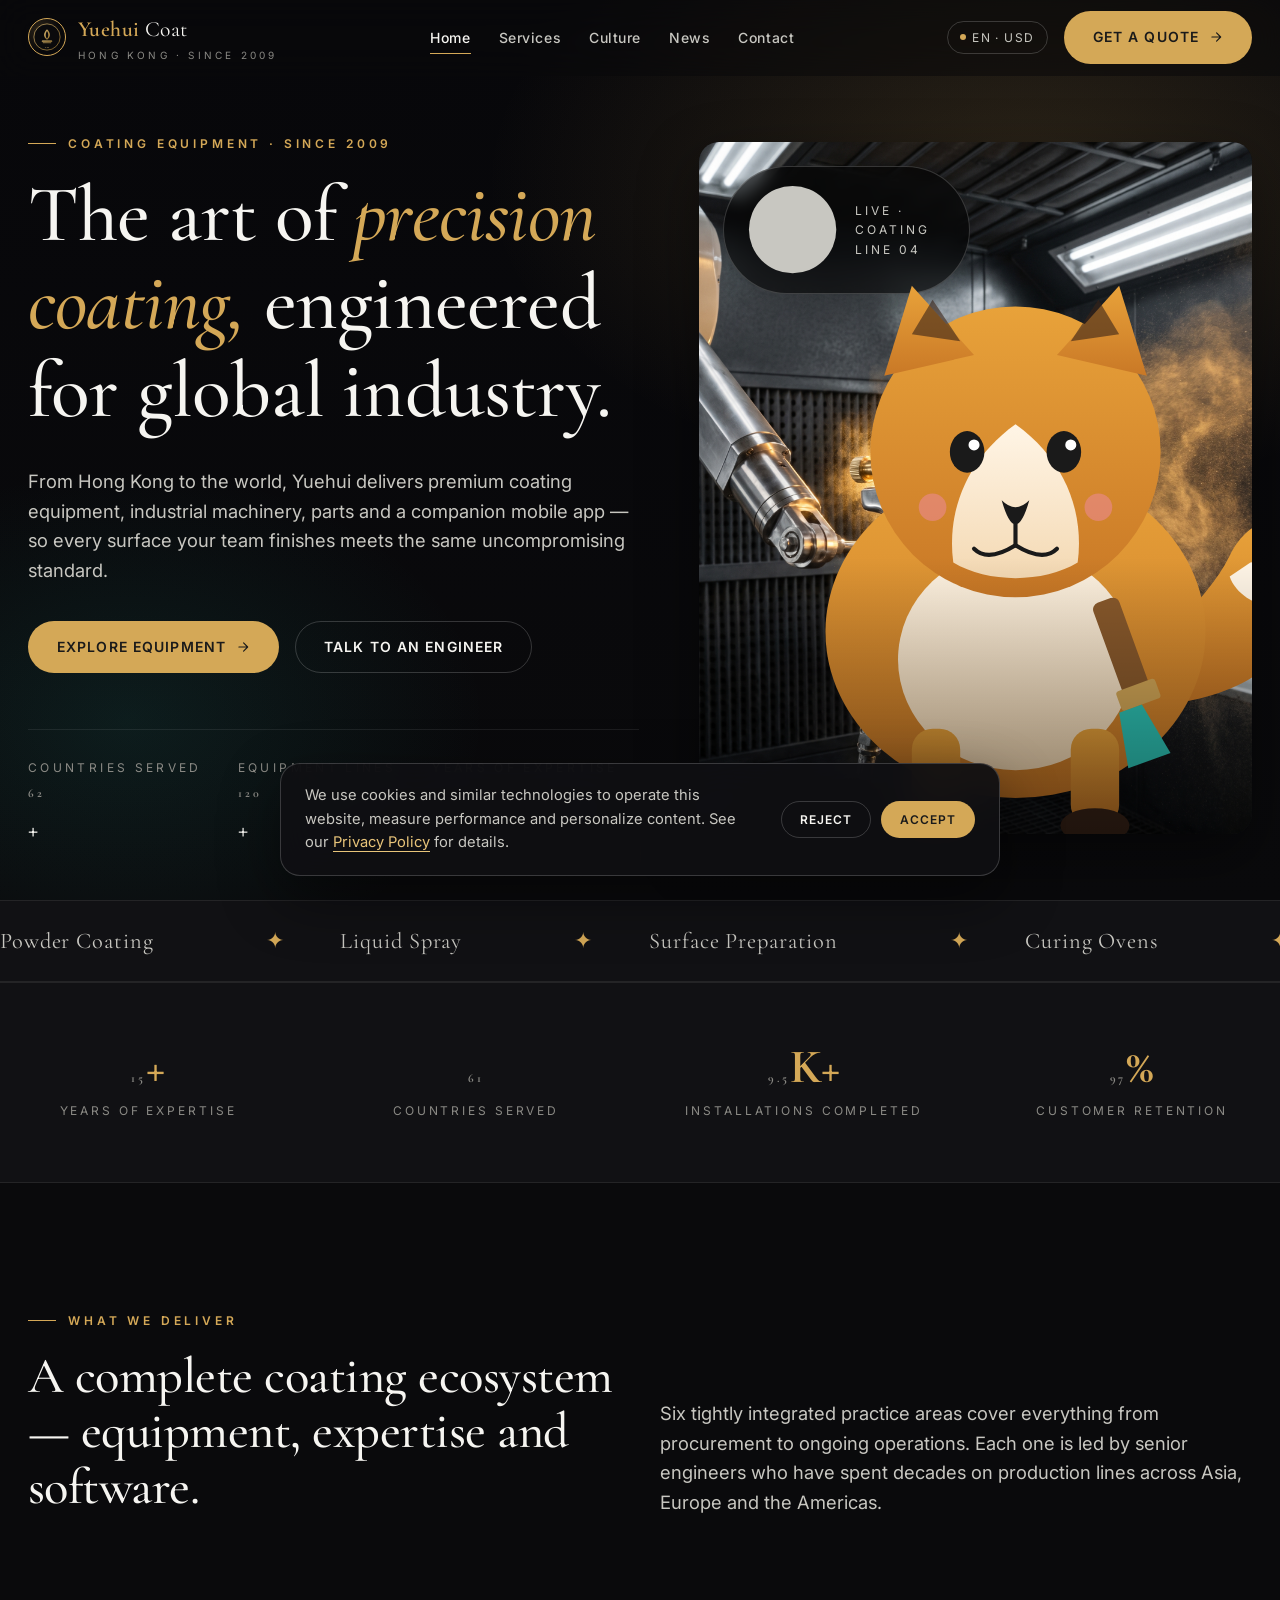
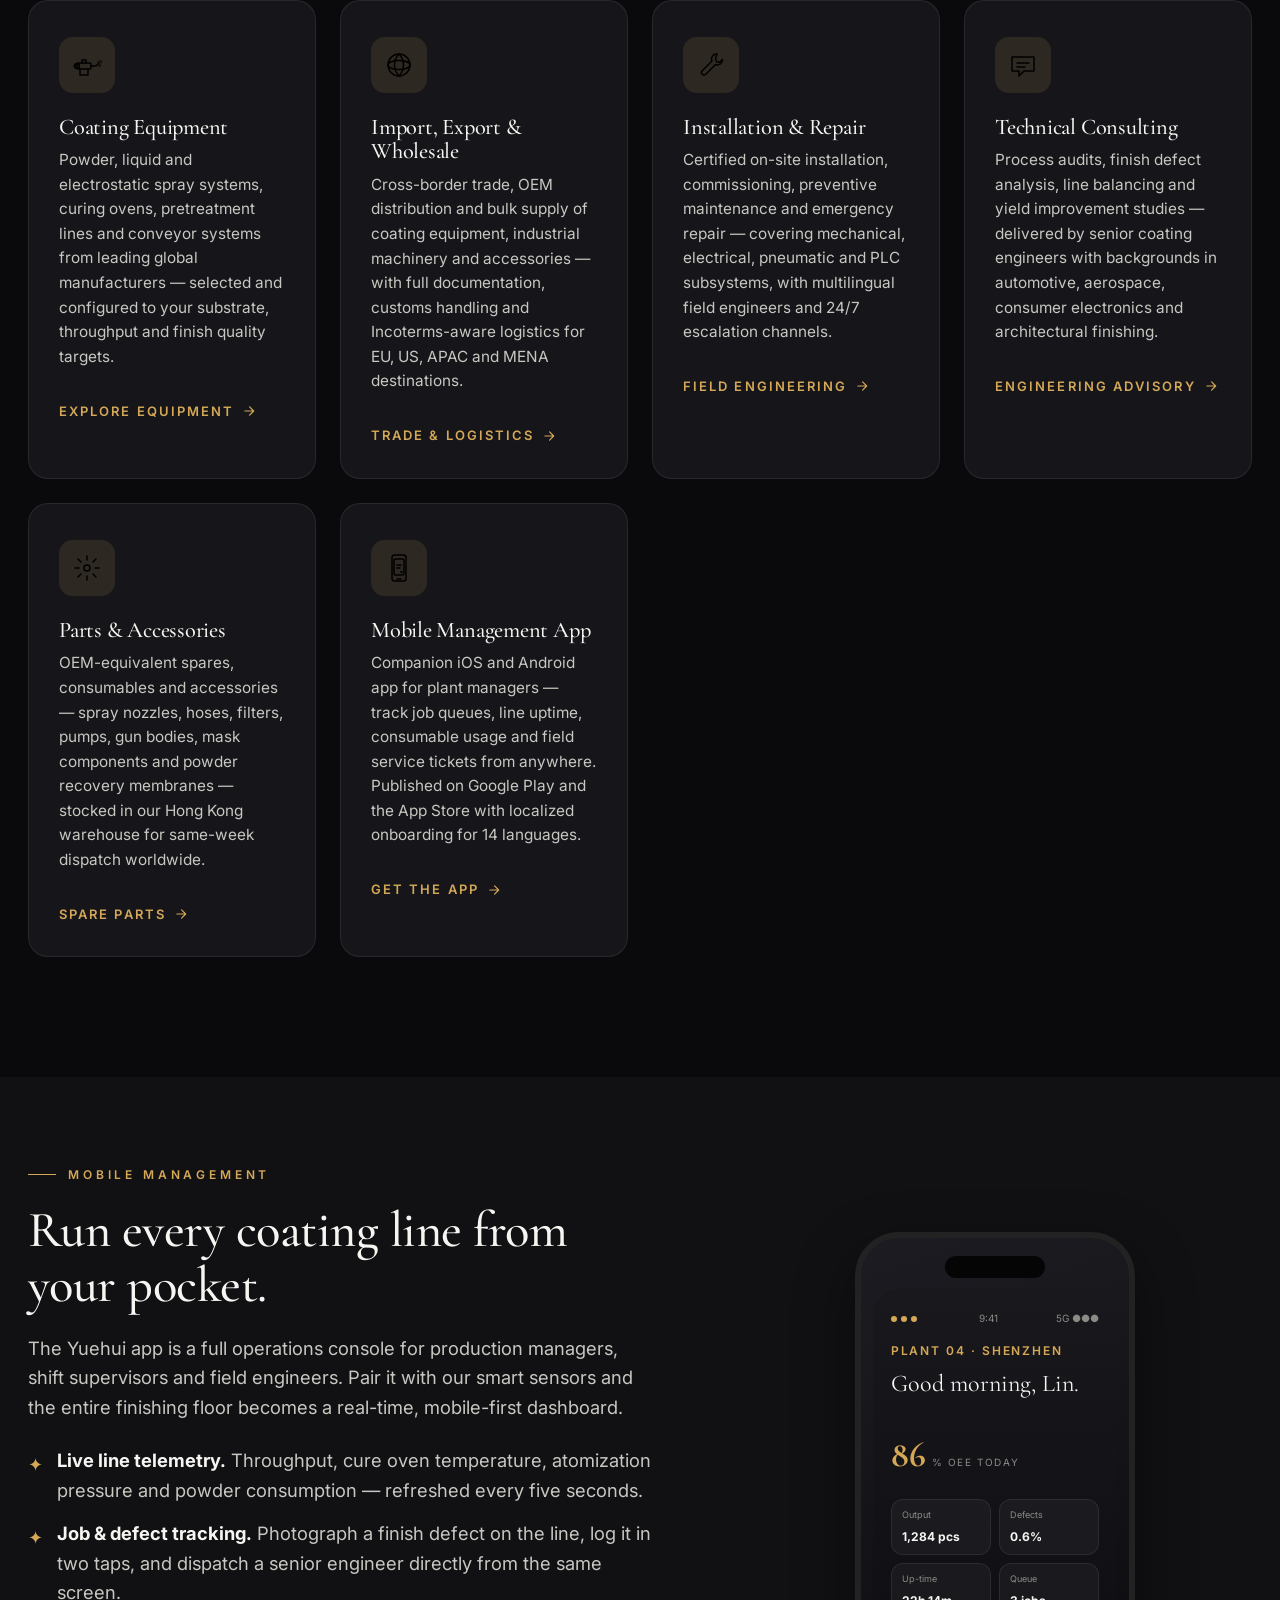
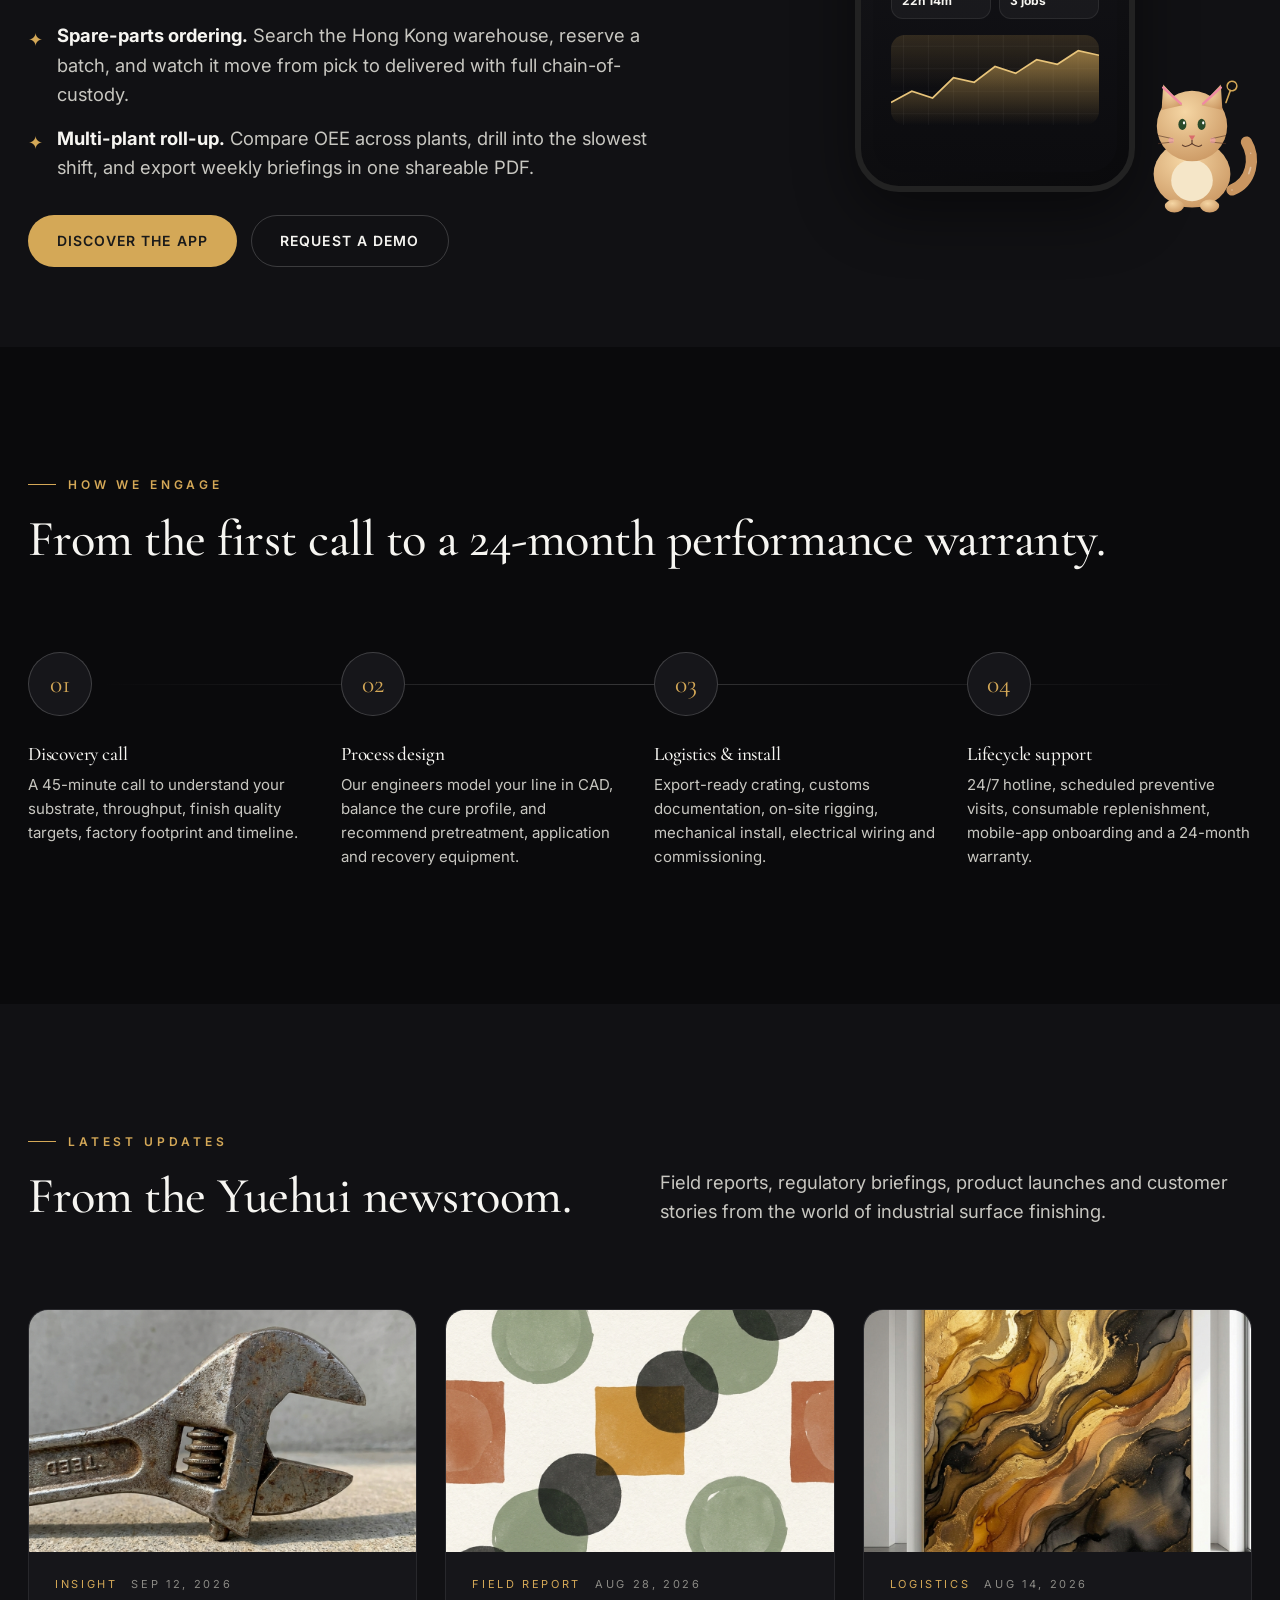
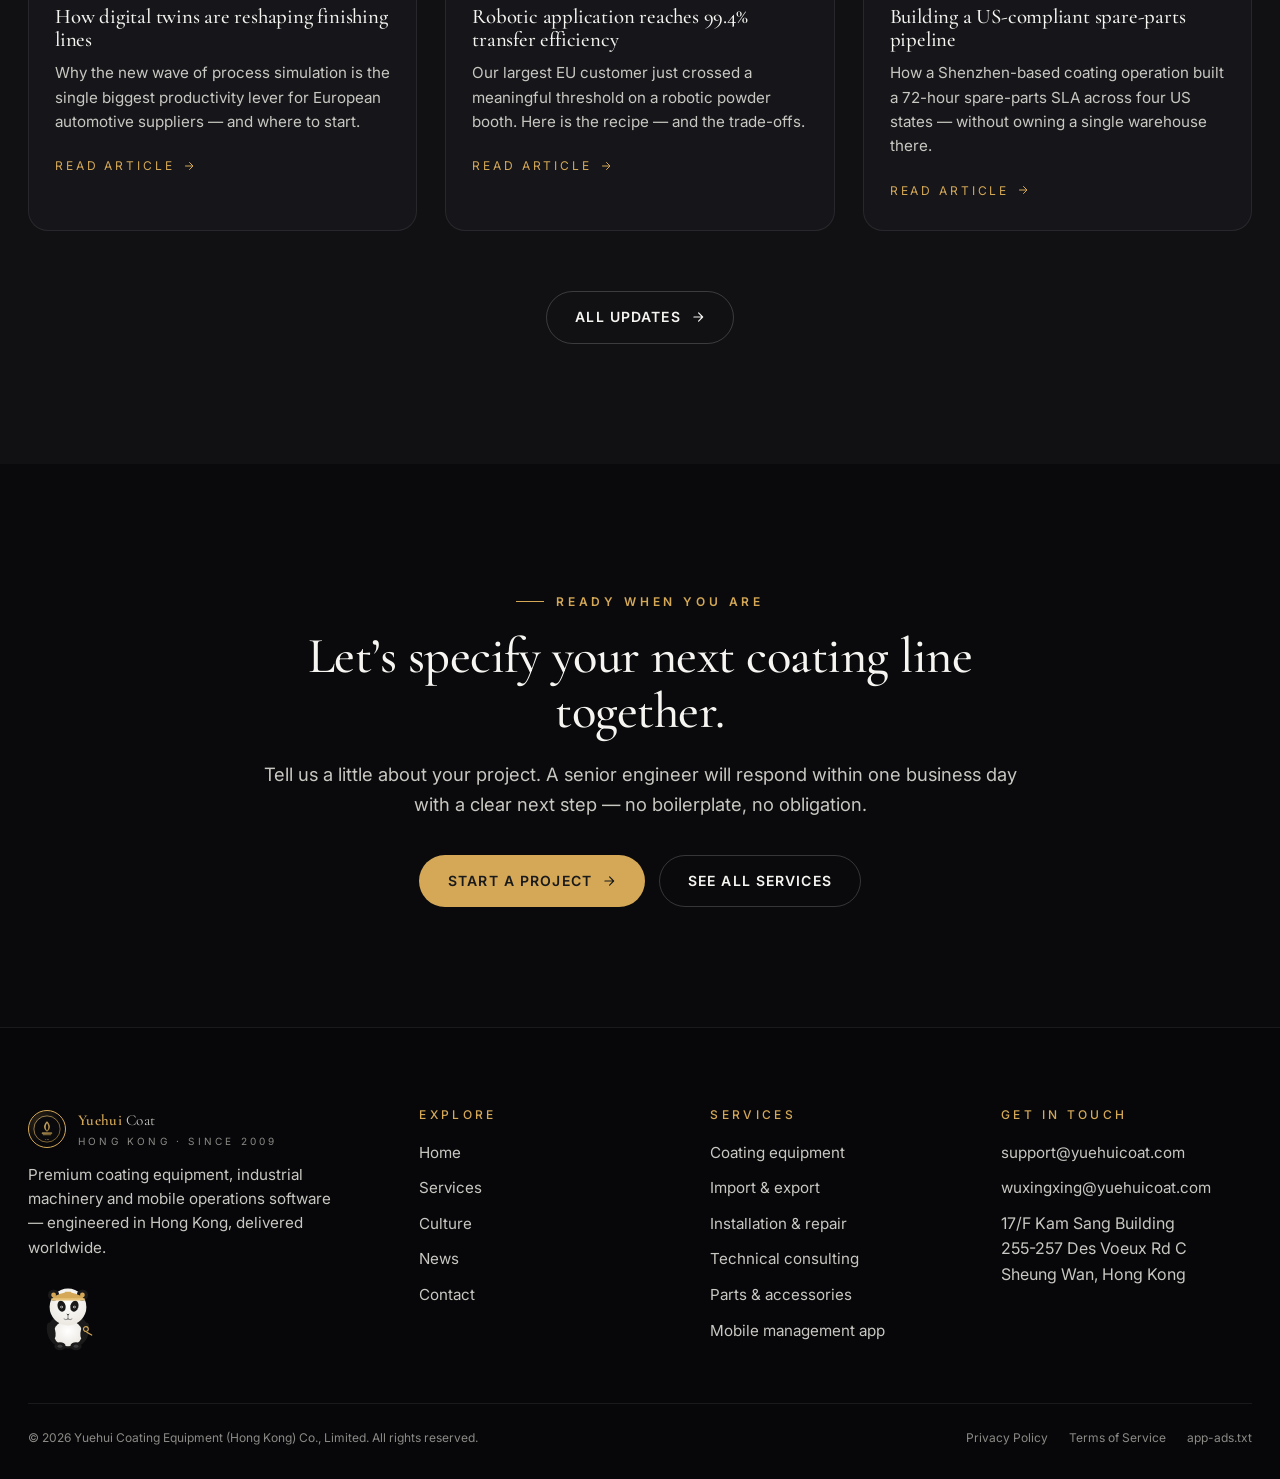
<file: index.html>
<!doctype html>
<html lang="en">
<head>
  <meta charset="utf-8">
  <meta name="viewport" content="width=device-width, initial-scale=1, viewport-fit=cover">
  <title>Yuehui Coating Equipment — Premium Industrial Coating Solutions &amp; Mobile Management</title>
  <meta name="description" content="Yuehui Coating Equipment (Hong Kong) Co., Limited supplies, installs and services premium coating equipment, industrial machinery and accessories worldwide. Explore our mobile management app and global support network.">
  <meta name="keywords" content="coating equipment, industrial coating, powder coating, spray guns, surface finishing, Yuehui, Hong Kong supplier, mobile management app, industrial machinery">
  <meta name="author" content="Yuehui Coating Equipment (Hong Kong) Co., Limited">
  <meta name="robots" content="index, follow, max-image-preview:large, max-snippet:-1">
  <meta name="theme-color" content="#0a0a0c">
  <meta name="format-detection" content="telephone=no">

  <link rel="canonical" href="https://yuehuicoat.com/">
  <link rel="icon" type="image/svg+xml" href="images/favicon.svg">
  <link rel="alternate icon" href="images/favicon.svg">
  <link rel="apple-touch-icon" href="images/favicon.svg">

  <!-- Open Graph -->
  <meta property="og:type" content="website">
  <meta property="og:site_name" content="Yuehui Coating Equipment">
  <meta property="og:title" content="Yuehui Coating Equipment — Premium Industrial Coating Solutions">
  <meta property="og:description" content="Global supplier of coating equipment, industrial machinery, parts and mobile management software for coating professionals.">
  <meta property="og:url" content="https://yuehuicoat.com/">
  <meta property="og:image" content="https://yuehuicoat.com/images/banners/hero-equipment.png">
  <meta property="og:locale" content="en_US">

  <!-- Twitter -->
  <meta name="twitter:card" content="summary_large_image">
  <meta name="twitter:title" content="Yuehui Coating Equipment">
  <meta name="twitter:description" content="Premium industrial coating equipment, machinery and a mobile management app — built for the global finishing industry.">
  <meta name="twitter:image" content="https://yuehuicoat.com/images/banners/hero-equipment.png">

  <link rel="preconnect" href="https://fonts.googleapis.com">
  <link rel="preconnect" href="https://fonts.gstatic.com" crossorigin>
  <link href="https://fonts.googleapis.com/css2?family=Cormorant+Garamond:ital,wght@0,400;0,500;0,600;1,400;1,500&family=Inter:wght@300;400;500;600;700&display=swap" rel="stylesheet">
  <link rel="stylesheet" href="css/styles.css">

  <script type="application/ld+json">
  {
    "@context": "https://schema.org",
    "@type": "Organization",
    "name": "Yuehui Coating Equipment (Hong Kong) Co., Limited",
    "alternateName": "Yuehui Coat",
    "url": "https://yuehuicoat.com/",
    "logo": "https://yuehuicoat.com/images/logo.svg",
    "description": "Hong Kong-based global supplier of coating equipment, industrial machinery, parts, installation, repair and technical consulting services, with a companion mobile management app.",
    "email": "support@yuehuicoat.com",
    "address": {
      "@type": "PostalAddress",
      "streetAddress": "17/F KAM SANG BLDG 255-257 DES VOEUX RD C",
      "addressLocality": "Sheung Wan",
      "addressRegion": "Hong Kong",
      "addressCountry": "HK"
    },
    "contactPoint": [
      { "@type": "ContactPoint", "contactType": "customer support", "email": "support@yuehuicoat.com", "availableLanguage": ["English"] },
      { "@type": "ContactPoint", "contactType": "sales", "email": "wuxingxing@yuehuicoat.com", "areaServed": "Worldwide", "availableLanguage": ["English"] }
    ],
    "sameAs": ["https://yuehuicoat.com/"]
  }
  </script>
  <script type="application/ld+json">
  {
    "@context": "https://schema.org",
    "@type": "WebSite",
    "name": "Yuehui Coating Equipment",
    "url": "https://yuehuicoat.com/",
    "inLanguage": "en"
  }
  </script>
</head>
<body>
  <!-- Boot screen -->
  <div class="boot" aria-hidden="true">
    <div class="ring"></div>
    <span>Yuehui Coat · Loading</span>
  </div>

  <!-- Header -->
  <header class="site-header" role="banner">
    <div class="container nav">
      <a class="brand" href="/" aria-label="Yuehui Coating Equipment — Home">
        <span class="brand-mark" aria-hidden="true">
          <img src="images/logo.svg" alt="" width="28" height="28">
        </span>
        <span class="brand-name">
          <strong>Yuehui</strong> Coat
          <span>Hong Kong · Since 2009</span>
        </span>
      </a>
      <nav aria-label="Primary">
        <ul class="nav-links">
          <li><a href="/">Home</a></li>
          <li><a href="services/">Services</a></li>
          <li><a href="culture/">Culture</a></li>
          <li><a href="news/">News</a></li>
          <li><a href="contact/">Contact</a></li>
        </ul>
      </nav>
      <div class="nav-cta">
        <span class="lang-pill" aria-label="Language: English">EN · USD</span>
        <a class="btn btn-primary" href="contact/">
          Get a Quote
          <svg class="arrow" width="14" height="14" viewBox="0 0 24 24" fill="none" stroke="currentColor" stroke-width="2" stroke-linecap="round" stroke-linejoin="round" aria-hidden="true"><path d="M5 12h14M13 5l7 7-7 7"/></svg>
        </a>
        <button class="menu-toggle" aria-label="Toggle menu" aria-expanded="false"><span></span></button>
      </div>
    </div>
  </header>

  <main id="main">
    <!-- Hero -->
    <section class="hero" aria-labelledby="hero-title">
      <div class="container hero-grid">
        <div class="hero-copy" data-reveal>
          <span class="eyebrow">Coating Equipment · Since 2009</span>
          <h1 id="hero-title">The art of <span class="accent">precision coating,</span> engineered for global industry.</h1>
          <p class="lead">From Hong Kong to the world, Yuehui delivers premium coating equipment, industrial machinery, parts and a companion mobile app — so every surface your team finishes meets the same uncompromising standard.</p>
          <div class="hero-cta">
            <a class="btn btn-primary" href="services/">
              Explore Equipment
              <svg class="arrow" width="14" height="14" viewBox="0 0 24 24" fill="none" stroke="currentColor" stroke-width="2" stroke-linecap="round" stroke-linejoin="round" aria-hidden="true"><path d="M5 12h14M13 5l7 7-7 7"/></svg>
            </a>
            <a class="btn btn-ghost" href="contact/">Talk to an Engineer</a>
          </div>
          <div class="hero-meta">
            <div><span>Countries served</span><strong><span data-counter="62" data-counter-decimals="0">0</span>+</strong></div>
            <div><span>Equipment lines</span><strong><span data-counter="120" data-counter-decimals="0">0</span>+</strong></div>
            <div><span>Years of expertise</span><strong><span data-counter="15" data-counter-decimals="0">0</span>+</strong></div>
          </div>
        </div>
        <div class="hero-visual" data-reveal="right" data-reveal-delay="120">
          <img src="images/banners/hero-equipment.png" alt="Precision industrial coating equipment with dramatic golden rim lighting" width="800" height="1000" loading="eager" fetchpriority="high">
          <span class="hero-badge" aria-hidden="true">
            <svg width="10" height="10" viewBox="0 0 10 10" fill="currentColor" aria-hidden="true"><circle cx="5" cy="5" r="4"/></svg>
            Live · Coating Line 04
          </span>
          <img class="hero-mascot" src="images/animals/fox.svg" data-mascot alt="Yuehui fox mascot waving" width="180" height="180">
        </div>
      </div>
      <div class="hero-scroll" aria-hidden="true">Scroll to discover</div>
    </section>

    <!-- Ticker -->
    <div class="ticker" aria-hidden="true">
      <div class="ticker-track">
        <span>Powder Coating</span><span>Liquid Spray</span><span>Surface Preparation</span><span>Curing Ovens</span><span>Conveyor Systems</span><span>Robotic Application</span><span>Mobile Management App</span><span>Spare Parts</span><span>Field Service</span><span>Technical Consulting</span>
        <span>Powder Coating</span><span>Liquid Spray</span><span>Surface Preparation</span><span>Curing Ovens</span><span>Conveyor Systems</span><span>Robotic Application</span><span>Mobile Management App</span><span>Spare Parts</span><span>Field Service</span><span>Technical Consulting</span>
      </div>
    </div>

    <!-- Stats -->
    <section class="stats" aria-label="Company at a glance">
      <div class="container" style="display:contents">
        <div class="stat" data-reveal>
          <strong><span data-counter="15" data-counter-decimals="0">0</span>+</strong>
          <span>Years of expertise</span>
        </div>
        <div class="stat" data-reveal data-reveal-delay="80">
          <strong><span data-counter="62" data-counter-decimals="0">0</span></strong>
          <span>Countries served</span>
        </div>
        <div class="stat" data-reveal data-reveal-delay="160">
          <strong><span data-counter="9.6" data-counter-decimals="1">0</span>K+</strong>
          <span>Installations completed</span>
        </div>
        <div class="stat" data-reveal data-reveal-delay="240">
          <strong><span data-counter="98" data-counter-decimals="0">0</span>%</strong>
          <span>Customer retention</span>
        </div>
      </div>
    </section>

    <!-- Services preview -->
    <section class="section" aria-labelledby="services-title">
      <div class="container">
        <div class="section-head">
          <div data-reveal>
            <span class="eyebrow">What we deliver</span>
            <h2 id="services-title">A complete coating ecosystem — equipment, expertise and software.</h2>
          </div>
          <p class="lead" data-reveal data-reveal-delay="80">Six tightly integrated practice areas cover everything from procurement to ongoing operations. Each one is led by senior engineers who have spent decades on production lines across Asia, Europe and the Americas.</p>
        </div>
        <div class="service-grid">
          <article class="service-card" data-reveal>
            <span class="icon" aria-hidden="true"><img src="images/icons/equipment.svg" width="32" height="32" alt=""></span>
            <h3>Coating Equipment</h3>
            <p>Powder, liquid and electrostatic spray systems, curing ovens, pretreatment lines and conveyor systems from leading global manufacturers — selected and configured to your substrate, throughput and finish quality targets.</p>
            <a class="more" href="services/#equipment">Explore equipment <svg width="14" height="14" viewBox="0 0 24 24" fill="none" stroke="currentColor" stroke-width="2" stroke-linecap="round" stroke-linejoin="round" aria-hidden="true"><path d="M5 12h14M13 5l7 7-7 7"/></svg></a>
          </article>
          <article class="service-card" data-reveal data-reveal-delay="80">
            <span class="icon" aria-hidden="true"><img src="images/icons/globe.svg" width="32" height="32" alt=""></span>
            <h3>Import, Export &amp; Wholesale</h3>
            <p>Cross-border trade, OEM distribution and bulk supply of coating equipment, industrial machinery and accessories — with full documentation, customs handling and Incoterms-aware logistics for EU, US, APAC and MENA destinations.</p>
            <a class="more" href="services/#trade">Trade &amp; logistics <svg width="14" height="14" viewBox="0 0 24 24" fill="none" stroke="currentColor" stroke-width="2" stroke-linecap="round" stroke-linejoin="round" aria-hidden="true"><path d="M5 12h14M13 5l7 7-7 7"/></svg></a>
          </article>
          <article class="service-card" data-reveal data-reveal-delay="160">
            <span class="icon" aria-hidden="true"><img src="images/icons/wrench.svg" width="32" height="32" alt=""></span>
            <h3>Installation &amp; Repair</h3>
            <p>Certified on-site installation, commissioning, preventive maintenance and emergency repair — covering mechanical, electrical, pneumatic and PLC subsystems, with multilingual field engineers and 24/7 escalation channels.</p>
            <a class="more" href="services/#service">Field engineering <svg width="14" height="14" viewBox="0 0 24 24" fill="none" stroke="currentColor" stroke-width="2" stroke-linecap="round" stroke-linejoin="round" aria-hidden="true"><path d="M5 12h14M13 5l7 7-7 7"/></svg></a>
          </article>
          <article class="service-card" data-reveal data-reveal-delay="240">
            <span class="icon" aria-hidden="true"><img src="images/icons/consult.svg" width="32" height="32" alt=""></span>
            <h3>Technical Consulting</h3>
            <p>Process audits, finish defect analysis, line balancing and yield improvement studies — delivered by senior coating engineers with backgrounds in automotive, aerospace, consumer electronics and architectural finishing.</p>
            <a class="more" href="services/#consulting">Engineering advisory <svg width="14" height="14" viewBox="0 0 24 24" fill="none" stroke="currentColor" stroke-width="2" stroke-linecap="round" stroke-linejoin="round" aria-hidden="true"><path d="M5 12h14M13 5l7 7-7 7"/></svg></a>
          </article>
          <article class="service-card" data-reveal>
            <span class="icon" aria-hidden="true"><img src="images/icons/parts.svg" width="32" height="32" alt=""></span>
            <h3>Parts &amp; Accessories</h3>
            <p>OEM-equivalent spares, consumables and accessories — spray nozzles, hoses, filters, pumps, gun bodies, mask components and powder recovery membranes — stocked in our Hong Kong warehouse for same-week dispatch worldwide.</p>
            <a class="more" href="services/#parts">Spare parts <svg width="14" height="14" viewBox="0 0 24 24" fill="none" stroke="currentColor" stroke-width="2" stroke-linecap="round" stroke-linejoin="round" aria-hidden="true"><path d="M5 12h14M13 5l7 7-7 7"/></svg></a>
          </article>
          <article class="service-card" data-reveal data-reveal-delay="80">
            <span class="icon" aria-hidden="true"><img src="images/icons/app.svg" width="32" height="32" alt=""></span>
            <h3>Mobile Management App</h3>
            <p>Companion iOS and Android app for plant managers — track job queues, line uptime, consumable usage and field service tickets from anywhere. Published on Google Play and the App Store with localized onboarding for 14 languages.</p>
            <a class="more" href="services/#app">Get the app <svg width="14" height="14" viewBox="0 0 24 24" fill="none" stroke="currentColor" stroke-width="2" stroke-linecap="round" stroke-linejoin="round" aria-hidden="true"><path d="M5 12h14M13 5l7 7-7 7"/></svg></a>
          </article>
        </div>
      </div>
    </section>

    <!-- App feature -->
    <section class="section section-tight" aria-labelledby="app-title" style="background: var(--color-bg-soft);">
      <div class="container">
        <div class="app-feature">
          <div data-reveal="left">
            <span class="eyebrow">Mobile Management</span>
            <h2 id="app-title">Run every coating line from your pocket.</h2>
            <p class="lead" style="margin-bottom:24px;">The Yuehui app is a full operations console for production managers, shift supervisors and field engineers. Pair it with our smart sensors and the entire finishing floor becomes a real-time, mobile-first dashboard.</p>
            <ul class="lead" style="list-style:none;padding:0;display:grid;gap:14px;">
              <li style="display:flex;gap:14px;align-items:flex-start;">
                <span style="color:var(--color-gold);flex:0 0 auto;margin-top:4px;" aria-hidden="true">✦</span>
                <span><strong style="color:var(--color-text);">Live line telemetry.</strong> Throughput, cure oven temperature, atomization pressure and powder consumption — refreshed every five seconds.</span>
              </li>
              <li style="display:flex;gap:14px;align-items:flex-start;">
                <span style="color:var(--color-gold);flex:0 0 auto;margin-top:4px;" aria-hidden="true">✦</span>
                <span><strong style="color:var(--color-text);">Job &amp; defect tracking.</strong> Photograph a finish defect on the line, log it in two taps, and dispatch a senior engineer directly from the same screen.</span>
              </li>
              <li style="display:flex;gap:14px;align-items:flex-start;">
                <span style="color:var(--color-gold);flex:0 0 auto;margin-top:4px;" aria-hidden="true">✦</span>
                <span><strong style="color:var(--color-text);">Spare-parts ordering.</strong> Search the Hong Kong warehouse, reserve a batch, and watch it move from pick to delivered with full chain-of-custody.</span>
              </li>
              <li style="display:flex;gap:14px;align-items:flex-start;">
                <span style="color:var(--color-gold);flex:0 0 auto;margin-top:4px;" aria-hidden="true">✦</span>
                <span><strong style="color:var(--color-text);">Multi-plant roll-up.</strong> Compare OEE across plants, drill into the slowest shift, and export weekly briefings in one shareable PDF.</span>
              </li>
            </ul>
            <div style="display:flex;gap:14px;margin-top:32px;flex-wrap:wrap;">
              <a class="btn btn-primary" href="services/#app">Discover the app</a>
              <a class="btn btn-ghost" href="contact/">Request a demo</a>
            </div>
          </div>
          <div class="app-mockup" data-reveal="right">
            <div class="phone" role="img" aria-label="Yuehui mobile management app dashboard mockup">
              <div class="screen">
                <div class="screen-bar">
                  <div class="dots"><span></span><span></span><span></span></div>
                  <span>9:41</span>
                  <span>5G ●●●</span>
                </div>
                <h4>Plant 04 · Shenzhen</h4>
                <p class="greet">Good morning, Lin.</p>
                <div class="metric"><strong data-counter="94" data-counter-decimals="0">0</strong><span>% OEE today</span></div>
                <div class="row">
                  <div><span>Output</span><strong>1,284 pcs</strong></div>
                  <div><span>Defects</span><strong>0.6%</strong></div>
                </div>
                <div class="row">
                  <div><span>Up-time</span><strong>22h 14m</strong></div>
                  <div><span>Queue</span><strong>3 jobs</strong></div>
                </div>
                <div class="chart">
                  <svg viewBox="0 0 200 80" preserveAspectRatio="none" aria-hidden="true">
                    <defs>
                      <linearGradient id="line" x1="0" y1="0" x2="0" y2="1">
                        <stop offset="0%" stop-color="#d4a857" stop-opacity="0.6"/>
                        <stop offset="100%" stop-color="#d4a857" stop-opacity="0"/>
                      </linearGradient>
                    </defs>
                    <path d="M0 60 L 20 50 L 40 56 L 60 38 L 80 42 L 100 28 L 120 34 L 140 22 L 160 26 L 180 14 L 200 18 L 200 80 L 0 80 Z" fill="url(#line)"/>
                    <path d="M0 60 L 20 50 L 40 56 L 60 38 L 80 42 L 100 28 L 120 34 L 140 22 L 160 26 L 180 14 L 200 18" fill="none" stroke="#e8c47a" stroke-width="1.5"/>
                  </svg>
                </div>
              </div>
            </div>
            <img class="pet" src="images/animals/cat.svg" alt="" width="160" height="160" aria-hidden="true">
          </div>
        </div>
      </div>
    </section>

    <!-- Workflow -->
    <section class="section" aria-labelledby="workflow-title">
      <div class="container">
        <div class="section-head" style="grid-template-columns: 1fr;">
          <div data-reveal>
            <span class="eyebrow">How we engage</span>
            <h2 id="workflow-title">From the first call to a 24-month performance warranty.</h2>
          </div>
        </div>
        <div class="steps">
          <div class="step" data-reveal>
            <div class="num">01</div>
            <h3>Discovery call</h3>
            <p>A 45-minute call to understand your substrate, throughput, finish quality targets, factory footprint and timeline.</p>
          </div>
          <div class="step" data-reveal data-reveal-delay="80">
            <div class="num">02</div>
            <h3>Process design</h3>
            <p>Our engineers model your line in CAD, balance the cure profile, and recommend pretreatment, application and recovery equipment.</p>
          </div>
          <div class="step" data-reveal data-reveal-delay="160">
            <div class="num">03</div>
            <h3>Logistics &amp; install</h3>
            <p>Export-ready crating, customs documentation, on-site rigging, mechanical install, electrical wiring and commissioning.</p>
          </div>
          <div class="step" data-reveal data-reveal-delay="240">
            <div class="num">04</div>
            <h3>Lifecycle support</h3>
            <p>24/7 hotline, scheduled preventive visits, consumable replenishment, mobile-app onboarding and a 24-month warranty.</p>
          </div>
        </div>
      </div>
    </section>

    <!-- News preview -->
    <section class="section" aria-labelledby="news-title" style="background: var(--color-bg-soft);">
      <div class="container">
        <div class="section-head">
          <div data-reveal>
            <span class="eyebrow">Latest updates</span>
            <h2 id="news-title">From the Yuehui newsroom.</h2>
          </div>
          <p class="lead" data-reveal data-reveal-delay="80">Field reports, regulatory briefings, product launches and customer stories from the world of industrial surface finishing.</p>
        </div>
        <div class="news-grid">
          <article class="news-card" data-reveal>
            <a class="cover" href="news/" aria-label="Read article: How digital twins are reshaping finishing lines">
              <img src="images/banners/news-1.png" alt="Digital twin dashboard for a coating line" loading="lazy" width="640" height="400">
            </a>
            <div class="body">
              <div class="meta"><span class="tag">Insight</span><span>Sep 12, 2026</span></div>
              <h3>How digital twins are reshaping finishing lines</h3>
              <p>Why the new wave of process simulation is the single biggest productivity lever for European automotive suppliers — and where to start.</p>
              <a class="more" href="news/">Read article <svg width="12" height="12" viewBox="0 0 24 24" fill="none" stroke="currentColor" stroke-width="2" stroke-linecap="round" stroke-linejoin="round" aria-hidden="true"><path d="M5 12h14M13 5l7 7-7 7"/></svg></a>
            </div>
          </article>
          <article class="news-card" data-reveal data-reveal-delay="80">
            <a class="cover" href="news/" aria-label="Read article: Robotic application reaches 99.4% transfer efficiency">
              <img src="images/banners/news-2.png" alt="Close-up of a robotic spray applicator" loading="lazy" width="640" height="400">
            </a>
            <div class="body">
              <div class="meta"><span class="tag">Field report</span><span>Aug 28, 2026</span></div>
              <h3>Robotic application reaches 99.4% transfer efficiency</h3>
              <p>Our largest EU customer just crossed a meaningful threshold on a robotic powder booth. Here is the recipe — and the trade-offs.</p>
              <a class="more" href="news/">Read article <svg width="12" height="12" viewBox="0 0 24 24" fill="none" stroke="currentColor" stroke-width="2" stroke-linecap="round" stroke-linejoin="round" aria-hidden="true"><path d="M5 12h14M13 5l7 7-7 7"/></svg></a>
            </div>
          </article>
          <article class="news-card" data-reveal data-reveal-delay="160">
            <a class="cover" href="news/" aria-label="Read article: Building a US-compliant spare-parts pipeline">
              <img src="images/banners/news-3.png" alt="Industrial spare parts laid out" loading="lazy" width="640" height="400">
            </a>
            <div class="body">
              <div class="meta"><span class="tag">Logistics</span><span>Aug 14, 2026</span></div>
              <h3>Building a US-compliant spare-parts pipeline</h3>
              <p>How a Shenzhen-based coating operation built a 72-hour spare-parts SLA across four US states — without owning a single warehouse there.</p>
              <a class="more" href="news/">Read article <svg width="12" height="12" viewBox="0 0 24 24" fill="none" stroke="currentColor" stroke-width="2" stroke-linecap="round" stroke-linejoin="round" aria-hidden="true"><path d="M5 12h14M13 5l7 7-7 7"/></svg></a>
            </div>
          </article>
        </div>
        <div class="center mt-lg" data-reveal><a class="btn btn-ghost" href="news/">All updates <svg width="14" height="14" viewBox="0 0 24 24" fill="none" stroke="currentColor" stroke-width="2" stroke-linecap="round" stroke-linejoin="round" aria-hidden="true"><path d="M5 12h14M13 5l7 7-7 7"/></svg></a></div>
      </div>
    </section>

    <!-- CTA -->
    <section class="section" aria-labelledby="cta-title">
      <div class="container">
        <div data-reveal style="text-align:center; max-width: 760px; margin: 0 auto;">
          <span class="eyebrow">Ready when you are</span>
          <h2 id="cta-title">Let’s specify your next coating line together.</h2>
          <p class="lead" style="margin: 0 auto 36px;">Tell us a little about your project. A senior engineer will respond within one business day with a clear next step — no boilerplate, no obligation.</p>
          <div style="display:flex;gap:14px;justify-content:center;flex-wrap:wrap;">
            <a class="btn btn-primary" href="contact/">Start a project <svg width="14" height="14" viewBox="0 0 24 24" fill="none" stroke="currentColor" stroke-width="2" stroke-linecap="round" stroke-linejoin="round" aria-hidden="true"><path d="M5 12h14M13 5l7 7-7 7"/></svg></a>
            <a class="btn btn-ghost" href="services/">See all services</a>
          </div>
        </div>
      </div>
    </section>
  </main>

  <!-- Footer -->
  <footer class="site-footer" role="contentinfo">
    <div class="container">
      <div class="footer-grid">
        <div class="footer-brand">
          <a class="brand" href="/" aria-label="Yuehui Coating Equipment — Home">
            <span class="brand-mark"><img src="images/logo.svg" alt="" width="28" height="28"></span>
            <span class="brand-name">
              <strong>Yuehui</strong> Coat
              <span>Hong Kong · Since 2009</span>
            </span>
          </a>
          <p>Premium coating equipment, industrial machinery and mobile operations software — engineered in Hong Kong, delivered worldwide.</p>
          <img class="footer-animal" src="images/animals/panda.svg" alt="" width="80" height="80" aria-hidden="true">
        </div>
        <div>
          <h4>Explore</h4>
          <ul>
            <li><a href="/">Home</a></li>
            <li><a href="services/">Services</a></li>
            <li><a href="culture/">Culture</a></li>
            <li><a href="news/">News</a></li>
            <li><a href="contact/">Contact</a></li>
          </ul>
        </div>
        <div>
          <h4>Services</h4>
          <ul>
            <li><a href="services/#equipment">Coating equipment</a></li>
            <li><a href="services/#trade">Import &amp; export</a></li>
            <li><a href="services/#service">Installation &amp; repair</a></li>
            <li><a href="services/#consulting">Technical consulting</a></li>
            <li><a href="services/#parts">Parts &amp; accessories</a></li>
            <li><a href="services/#app">Mobile management app</a></li>
          </ul>
        </div>
        <div>
          <h4>Get in touch</h4>
          <ul>
            <li><a href="mailto:support@yuehuicoat.com">support@yuehuicoat.com</a></li>
            <li><a href="mailto:wuxingxing@yuehuicoat.com">wuxingxing@yuehuicoat.com</a></li>
            <li>17/F Kam Sang Building<br>255-257 Des Voeux Rd C<br>Sheung Wan, Hong Kong</li>
          </ul>
        </div>
      </div>
      <div class="footer-legal">
        <span>© <span data-year>2026</span> Yuehui Coating Equipment (Hong Kong) Co., Limited. All rights reserved.</span>
        <span>
          <a href="legal/privacy/">Privacy Policy</a>
          <a href="legal/terms/">Terms of Service</a>
          <a href="app-ads.txt">app-ads.txt</a>
        </span>
      </div>
    </div>
  </footer>

  <!-- Cookie banner -->
  <aside class="cookie-banner" data-cookie-banner role="region" aria-label="Privacy notice">
    <p>We use cookies and similar technologies to operate this website, measure performance and personalize content. See our <a href="legal/privacy/" style="color:var(--color-gold-bright);border-bottom:1px solid currentColor;">Privacy Policy</a> for details.</p>
    <div class="actions">
      <button class="btn btn-ghost" data-cookie-action="reject">Reject</button>
      <button class="btn btn-primary" data-cookie-action="accept">Accept</button>
    </div>
  </aside>

  <script src="js/app.js" defer></script>
</body>
</html>
</file>
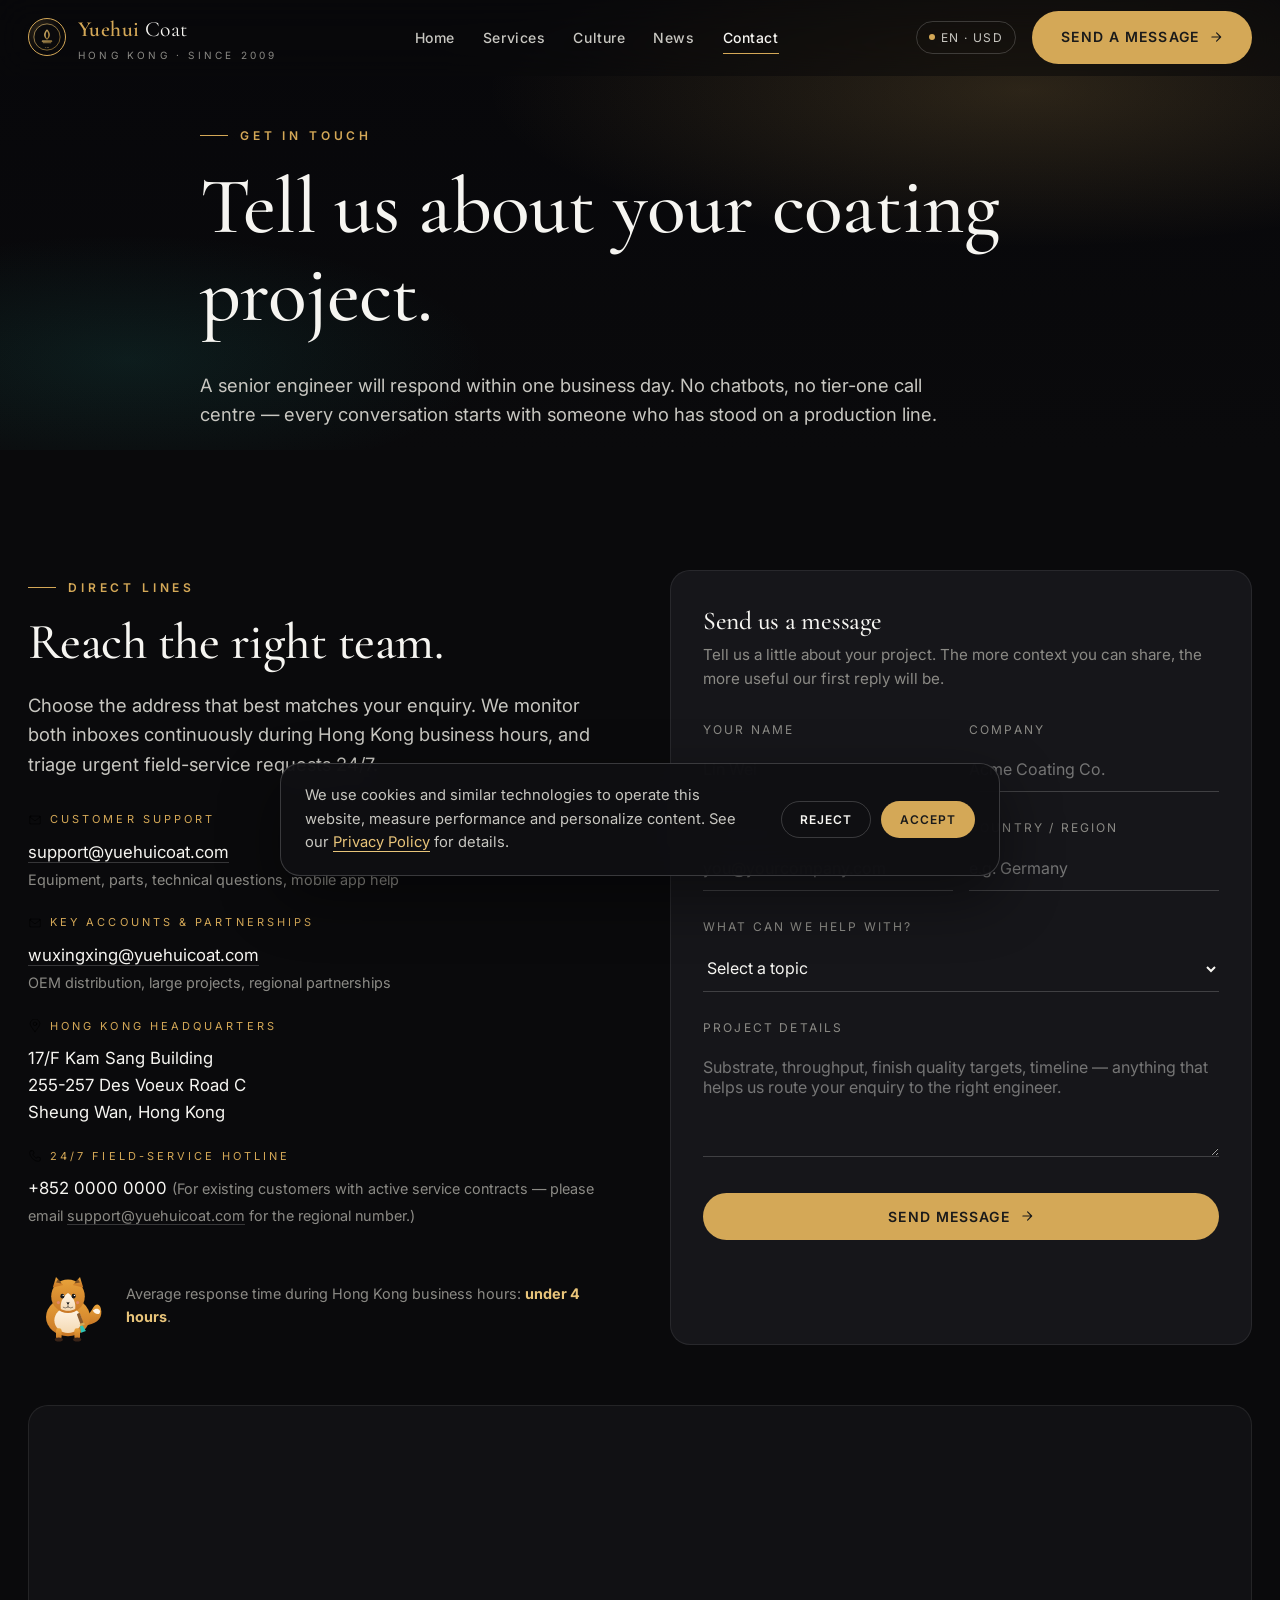
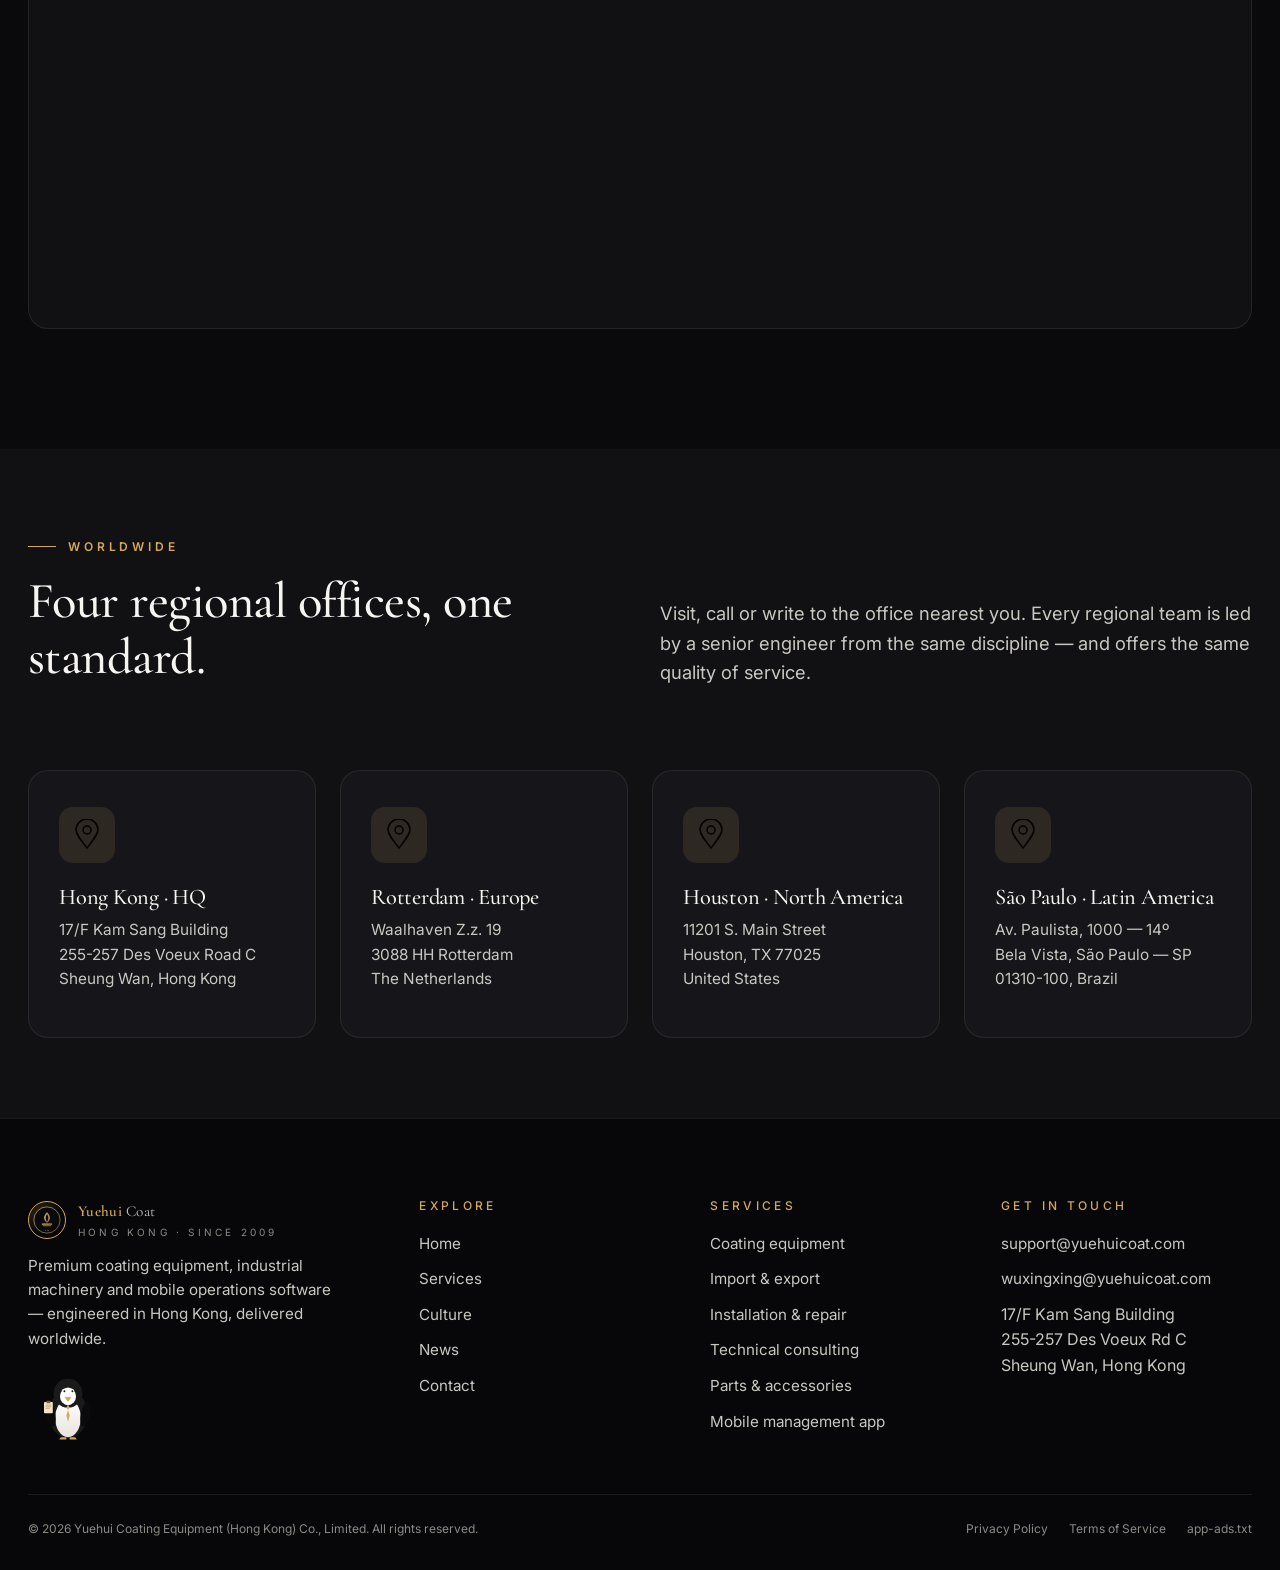
<file: contact/index.html>
<!doctype html>
<html lang="en">
<head>
  <meta charset="utf-8">
  <meta name="viewport" content="width=device-width, initial-scale=1, viewport-fit=cover">
  <title>Contact — Yuehui Coating Equipment</title>
  <meta name="description" content="Get in touch with Yuehui Coating Equipment. Email support@yuehuicoat.com or wuxingxing@yuehuicoat.com, call our hotline, or send a message from our contact form. Hong Kong headquarters and regional offices worldwide.">
  <meta name="keywords" content="Yuehui contact, support, Hong Kong office, customer service, coating equipment inquiry">
  <meta name="robots" content="index, follow, max-image-preview:large">
  <meta name="theme-color" content="#0a0a0c">
  <link rel="canonical" href="https://yuehuicoat.com/contact/">
  <link rel="icon" type="image/svg+xml" href="../images/favicon.svg">
  <link rel="apple-touch-icon" href="../images/favicon.svg">
  <meta property="og:type" content="website">
  <meta property="og:title" content="Contact — Yuehui Coating Equipment">
  <meta property="og:description" content="Talk to a senior engineer about your coating project.">
  <meta property="og:url" content="https://yuehuicoat.com/contact/">
  <meta property="og:image" content="https://yuehuicoat.com/images/banners/hero-equipment.png">
  <meta name="twitter:card" content="summary_large_image">
  <meta name="twitter:title" content="Contact — Yuehui Coating Equipment">
  <meta name="twitter:description" content="Talk to a senior engineer about your coating project.">
  <meta name="twitter:image" content="https://yuehuicoat.com/images/banners/hero-equipment.png">
  <link rel="preconnect" href="https://fonts.googleapis.com">
  <link rel="preconnect" href="https://fonts.gstatic.com" crossorigin>
  <link href="https://fonts.googleapis.com/css2?family=Cormorant+Garamond:ital,wght@0,400;0,500;0,600;1,400;1,500&family=Inter:wght@300;400;500;600;700&display=swap" rel="stylesheet">
  <link rel="stylesheet" href="../css/styles.css">
  <script type="application/ld+json">
  {
    "@context": "https://schema.org",
    "@type": "ContactPage",
    "name": "Contact Yuehui",
    "url": "https://yuehuicoat.com/contact/",
    "isPartOf": { "@type": "WebSite", "name": "Yuehui Coating Equipment", "url": "https://yuehuicoat.com/" },
    "mainEntity": {
      "@type": "Organization",
      "name": "Yuehui Coating Equipment (Hong Kong) Co., Limited",
      "email": "support@yuehuicoat.com",
      "address": {
        "@type": "PostalAddress",
        "streetAddress": "17/F KAM SANG BLDG 255-257 DES VOEUX RD C",
        "addressLocality": "Sheung Wan",
        "addressRegion": "Hong Kong",
        "addressCountry": "HK"
      }
    }
  }
  </script>
</head>
<body>
  <div class="boot" aria-hidden="true"><div class="ring"></div><span>Yuehui Coat · Loading</span></div>

  <header class="site-header" role="banner">
    <div class="container nav">
      <a class="brand" href="../" aria-label="Yuehui Coating Equipment — Home">
        <span class="brand-mark"><img src="../images/logo.svg" alt="" width="28" height="28"></span>
        <span class="brand-name"><strong>Yuehui</strong> Coat<span>Hong Kong · Since 2009</span></span>
      </a>
      <nav aria-label="Primary">
        <ul class="nav-links">
          <li><a href="../">Home</a></li>
          <li><a href="../services/">Services</a></li>
          <li><a href="../culture/">Culture</a></li>
          <li><a href="../news/">News</a></li>
          <li><a href="./" class="is-active">Contact</a></li>
        </ul>
      </nav>
      <div class="nav-cta">
        <span class="lang-pill">EN · USD</span>
        <a class="btn btn-primary" href="#contact-form">Send a message<svg class="arrow" width="14" height="14" viewBox="0 0 24 24" fill="none" stroke="currentColor" stroke-width="2" stroke-linecap="round" stroke-linejoin="round" aria-hidden="true"><path d="M5 12h14M13 5l7 7-7 7"/></svg></a>
        <button class="menu-toggle" aria-label="Toggle menu" aria-expanded="false"><span></span></button>
      </div>
    </div>
  </header>

  <main id="main">
    <section class="hero" style="min-height: 50vh; padding-top: calc(var(--header-h) + 40px);" aria-labelledby="page-title">
      <div class="container">
        <div data-reveal style="max-width:880px;">
          <span class="eyebrow">Get in touch</span>
          <h1 id="page-title">Tell us about your <span class="accent">coating project.</span></h1>
          <p class="lead">A senior engineer will respond within one business day. No chatbots, no tier-one call centre — every conversation starts with someone who has stood on a production line.</p>
        </div>
      </div>
    </section>

    <section class="section" aria-labelledby="contact-title" id="contact-form">
      <div class="container">
        <div class="contact-grid">
          <div class="contact-info" data-reveal="left">
            <span class="eyebrow">Direct lines</span>
            <h2 id="contact-title">Reach the right team.</h2>
            <p class="lead" style="margin-bottom: 32px;">Choose the address that best matches your enquiry. We monitor both inboxes continuously during Hong Kong business hours, and triage urgent field-service requests 24/7.</p>
            <dl>
              <div>
                <dt><span style="display:inline-flex;gap:8px;align-items:center;"><img src="../images/icons/mail.svg" width="14" height="14" alt=""> Customer support</span></dt>
                <dd><a href="mailto:support@yuehuicoat.com">support@yuehuicoat.com</a><br><span class="text-muted" style="font-size:0.9rem;">Equipment, parts, technical questions, mobile app help</span></dd>
              </div>
              <div>
                <dt><span style="display:inline-flex;gap:8px;align-items:center;"><img src="../images/icons/mail.svg" width="14" height="14" alt=""> Key accounts &amp; partnerships</span></dt>
                <dd><a href="mailto:wuxingxing@yuehuicoat.com">wuxingxing@yuehuicoat.com</a><br><span class="text-muted" style="font-size:0.9rem;">OEM distribution, large projects, regional partnerships</span></dd>
              </div>
              <div>
                <dt><span style="display:inline-flex;gap:8px;align-items:center;"><img src="../images/icons/pin.svg" width="14" height="14" alt=""> Hong Kong headquarters</span></dt>
                <dd>17/F Kam Sang Building<br>255-257 Des Voeux Road C<br>Sheung Wan, Hong Kong</dd>
              </div>
              <div>
                <dt><span style="display:inline-flex;gap:8px;align-items:center;"><img src="../images/icons/phone.svg" width="14" height="14" alt=""> 24/7 field-service hotline</span></dt>
                <dd>+852 0000 0000 <span class="text-muted" style="font-size:0.9rem;">(For existing customers with active service contracts — please email <a href="mailto:support@yuehuicoat.com" style="color:inherit;border-color:var(--color-line-strong);">support@yuehuicoat.com</a> for the regional number.)</span></dd>
              </div>
            </dl>
            <div style="margin-top:36px;display:flex;gap:18px;align-items:center;">
              <img src="../images/animals/fox.svg" alt="" width="80" height="80" aria-hidden="true">
              <p class="text-muted" style="margin:0;font-size:0.9rem;">Average response time during Hong Kong business hours: <strong style="color:var(--color-gold-bright);">under 4 hours</strong>.</p>
            </div>
          </div>

          <form class="contact-form" data-contact-form data-reveal="right" novalidate>
            <h3 style="font-family:var(--font-display); font-size:1.6rem; margin-bottom:8px;">Send us a message</h3>
            <p class="text-muted" style="font-size:0.95rem; margin-bottom: 24px;">Tell us a little about your project. The more context you can share, the more useful our first reply will be.</p>
            <div class="row">
              <div class="field">
                <label for="name">Your name</label>
                <input id="name" name="name" type="text" required autocomplete="name" placeholder="Lin Wei">
              </div>
              <div class="field">
                <label for="company">Company</label>
                <input id="company" name="company" type="text" autocomplete="organization" placeholder="Acme Coating Co.">
              </div>
            </div>
            <div class="row">
              <div class="field">
                <label for="email">Work email</label>
                <input id="email" name="email" type="email" required autocomplete="email" placeholder="you@yourcompany.com">
              </div>
              <div class="field">
                <label for="country">Country / region</label>
                <input id="country" name="country" type="text" autocomplete="country-name" placeholder="e.g. Germany">
              </div>
            </div>
            <div class="field">
              <label for="topic">What can we help with?</label>
              <select id="topic" name="topic" required>
                <option value="">Select a topic</option>
                <option>New coating line — quotation</option>
                <option>Existing line — upgrade or relocation</option>
                <option>Spare parts &amp; consumables</option>
                <option>Field service &amp; emergency repair</option>
                <option>Technical consulting &amp; defect analysis</option>
                <option>Mobile management app</option>
                <option>OEM distribution or partnership</option>
                <option>Press &amp; media</option>
                <option>Other</option>
              </select>
            </div>
            <div class="field">
              <label for="message">Project details</label>
              <textarea id="message" name="message" required placeholder="Substrate, throughput, finish quality targets, timeline — anything that helps us route your enquiry to the right engineer."></textarea>
            </div>
            <button class="btn btn-primary" type="submit">Send message<svg width="14" height="14" viewBox="0 0 24 24" fill="none" stroke="currentColor" stroke-width="2" stroke-linecap="round" stroke-linejoin="round" aria-hidden="true"><path d="M5 12h14M13 5l7 7-7 7"/></svg></button>
            <p class="form-status" role="status" aria-live="polite"></p>
          </form>
        </div>

        <div class="map-frame" data-reveal>
          <iframe title="Map of Yuehui Coating Equipment, Sheung Wan, Hong Kong" loading="lazy" src="https://www.openstreetmap.org/export/embed.html?bbox=114.1478%2C22.2828%2C114.1578%2C22.2898&amp;layer=mapnik&amp;marker=22.2863%2C114.1528" referrerpolicy="no-referrer-when-downgrade"></iframe>
        </div>
      </div>
    </section>

    <section class="section section-tight" aria-label="Offices worldwide" style="background: var(--color-bg-soft);">
      <div class="container">
        <div class="section-head">
          <div data-reveal>
            <span class="eyebrow">Worldwide</span>
            <h2>Four regional offices, one standard.</h2>
          </div>
          <p class="lead" data-reveal data-reveal-delay="80">Visit, call or write to the office nearest you. Every regional team is led by a senior engineer from the same discipline — and offers the same quality of service.</p>
        </div>
        <div class="service-grid">
          <div class="service-card" data-reveal>
            <span class="icon"><img src="../images/icons/pin.svg" width="32" height="32" alt=""></span>
            <h3>Hong Kong · HQ</h3>
            <p>17/F Kam Sang Building<br>255-257 Des Voeux Road C<br>Sheung Wan, Hong Kong</p>
          </div>
          <div class="service-card" data-reveal data-reveal-delay="80">
            <span class="icon"><img src="../images/icons/pin.svg" width="32" height="32" alt=""></span>
            <h3>Rotterdam · Europe</h3>
            <p>Waalhaven Z.z. 19<br>3088 HH Rotterdam<br>The Netherlands</p>
          </div>
          <div class="service-card" data-reveal data-reveal-delay="160">
            <span class="icon"><img src="../images/icons/pin.svg" width="32" height="32" alt=""></span>
            <h3>Houston · North America</h3>
            <p>11201 S. Main Street<br>Houston, TX 77025<br>United States</p>
          </div>
          <div class="service-card" data-reveal data-reveal-delay="240">
            <span class="icon"><img src="../images/icons/pin.svg" width="32" height="32" alt=""></span>
            <h3>São Paulo · Latin America</h3>
            <p>Av. Paulista, 1000 — 14º<br>Bela Vista, São Paulo — SP<br>01310-100, Brazil</p>
          </div>
        </div>
      </div>
    </section>
  </main>

  <footer class="site-footer" role="contentinfo">
    <div class="container">
      <div class="footer-grid">
        <div class="footer-brand">
          <a class="brand" href="../" aria-label="Yuehui Coating Equipment — Home">
            <span class="brand-mark"><img src="../images/logo.svg" alt="" width="28" height="28"></span>
            <span class="brand-name"><strong>Yuehui</strong> Coat<span>Hong Kong · Since 2009</span></span>
          </a>
          <p>Premium coating equipment, industrial machinery and mobile operations software — engineered in Hong Kong, delivered worldwide.</p>
          <img class="footer-animal" src="../images/animals/penguin.svg" alt="" width="80" height="80" aria-hidden="true">
        </div>
        <div>
          <h4>Explore</h4>
          <ul>
            <li><a href="../">Home</a></li>
            <li><a href="../services/">Services</a></li>
            <li><a href="../culture/">Culture</a></li>
            <li><a href="../news/">News</a></li>
            <li><a href="./">Contact</a></li>
          </ul>
        </div>
        <div>
          <h4>Services</h4>
          <ul>
            <li><a href="../services/#equipment">Coating equipment</a></li>
            <li><a href="../services/#trade">Import &amp; export</a></li>
            <li><a href="../services/#service">Installation &amp; repair</a></li>
            <li><a href="../services/#consulting">Technical consulting</a></li>
            <li><a href="../services/#parts">Parts &amp; accessories</a></li>
            <li><a href="../services/#app">Mobile management app</a></li>
          </ul>
        </div>
        <div>
          <h4>Get in touch</h4>
          <ul>
            <li><a href="mailto:support@yuehuicoat.com">support@yuehuicoat.com</a></li>
            <li><a href="mailto:wuxingxing@yuehuicoat.com">wuxingxing@yuehuicoat.com</a></li>
            <li>17/F Kam Sang Building<br>255-257 Des Voeux Rd C<br>Sheung Wan, Hong Kong</li>
          </ul>
        </div>
      </div>
      <div class="footer-legal">
        <span>© <span data-year>2026</span> Yuehui Coating Equipment (Hong Kong) Co., Limited. All rights reserved.</span>
        <span>
          <a href="../legal/privacy/">Privacy Policy</a>
          <a href="../legal/terms/">Terms of Service</a>
          <a href="../app-ads.txt">app-ads.txt</a>
        </span>
      </div>
    </div>
  </footer>

  <aside class="cookie-banner" data-cookie-banner role="region" aria-label="Privacy notice">
    <p>We use cookies and similar technologies to operate this website, measure performance and personalize content. See our <a href="../legal/privacy/" style="color:var(--color-gold-bright);border-bottom:1px solid currentColor;">Privacy Policy</a> for details.</p>
    <div class="actions">
      <button class="btn btn-ghost" data-cookie-action="reject">Reject</button>
      <button class="btn btn-primary" data-cookie-action="accept">Accept</button>
    </div>
  </aside>

  <script src="../js/app.js" defer></script>
</body>
</html>
</file>
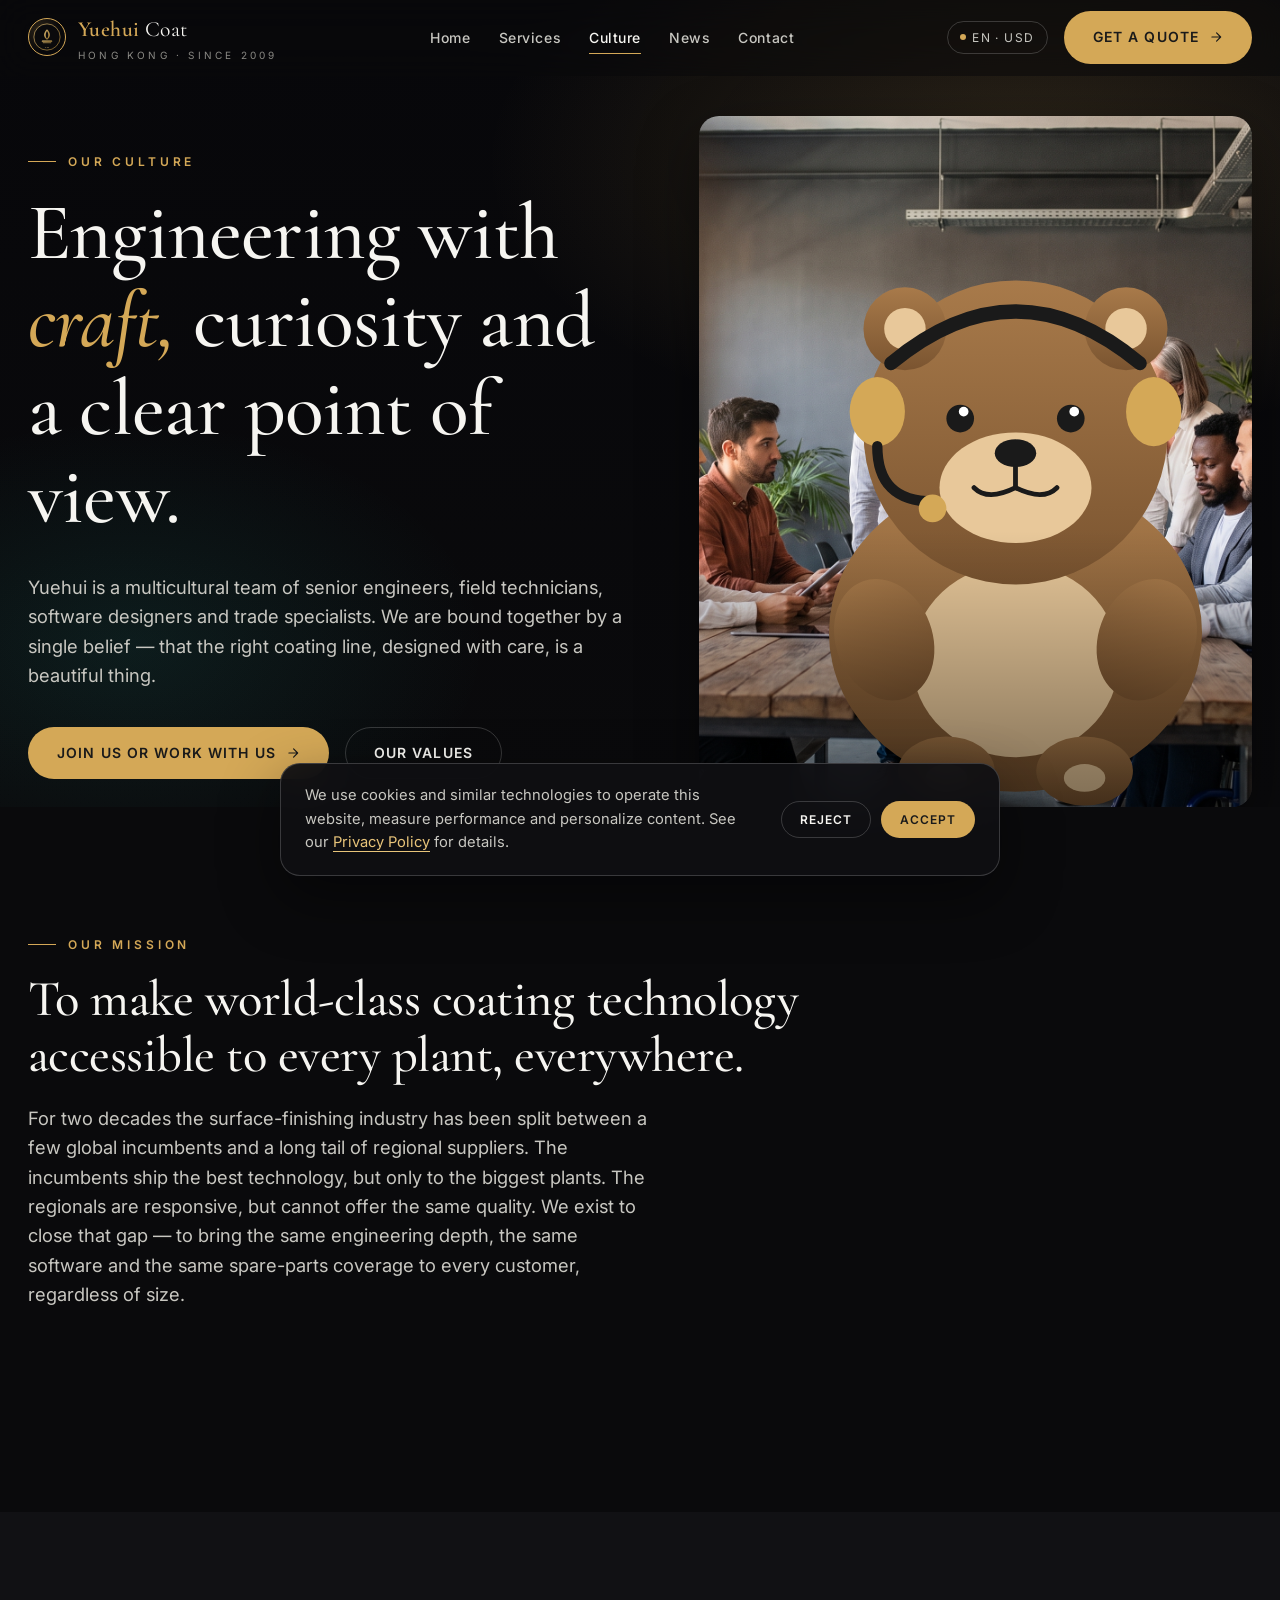
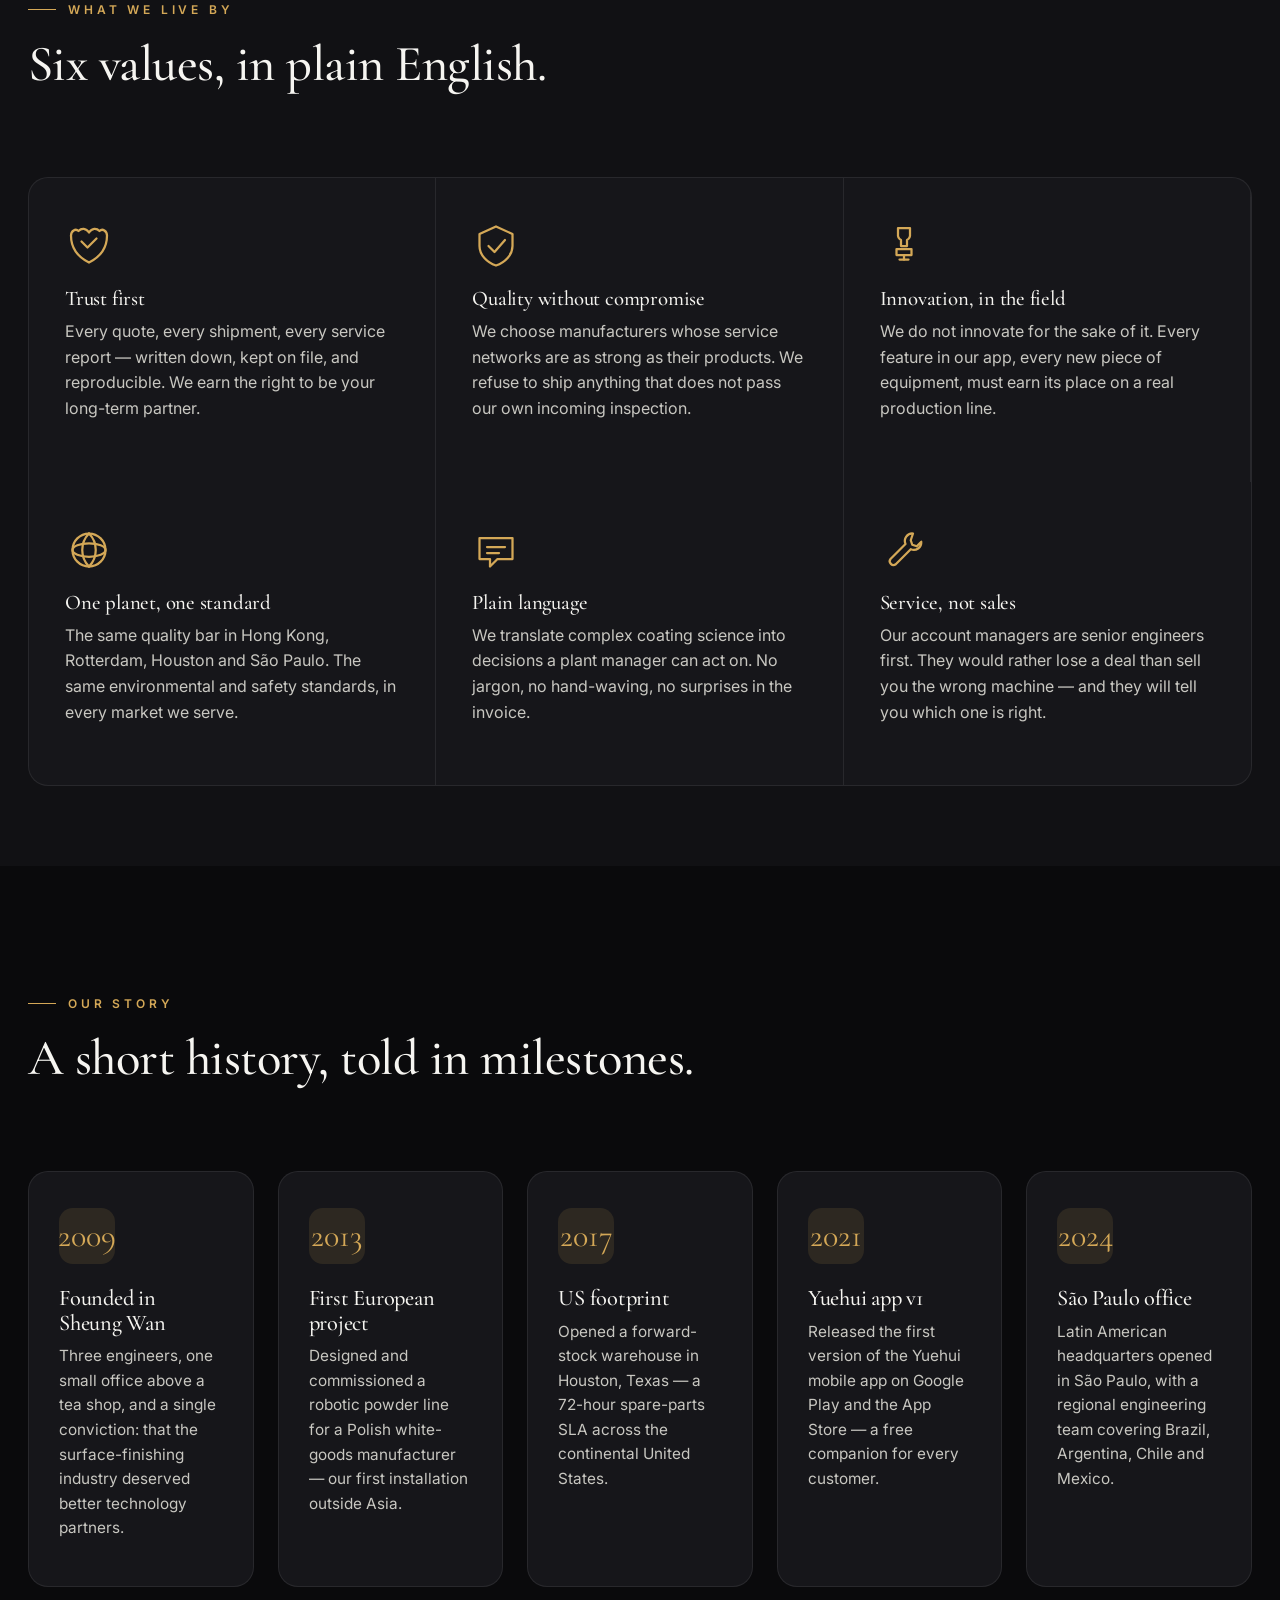
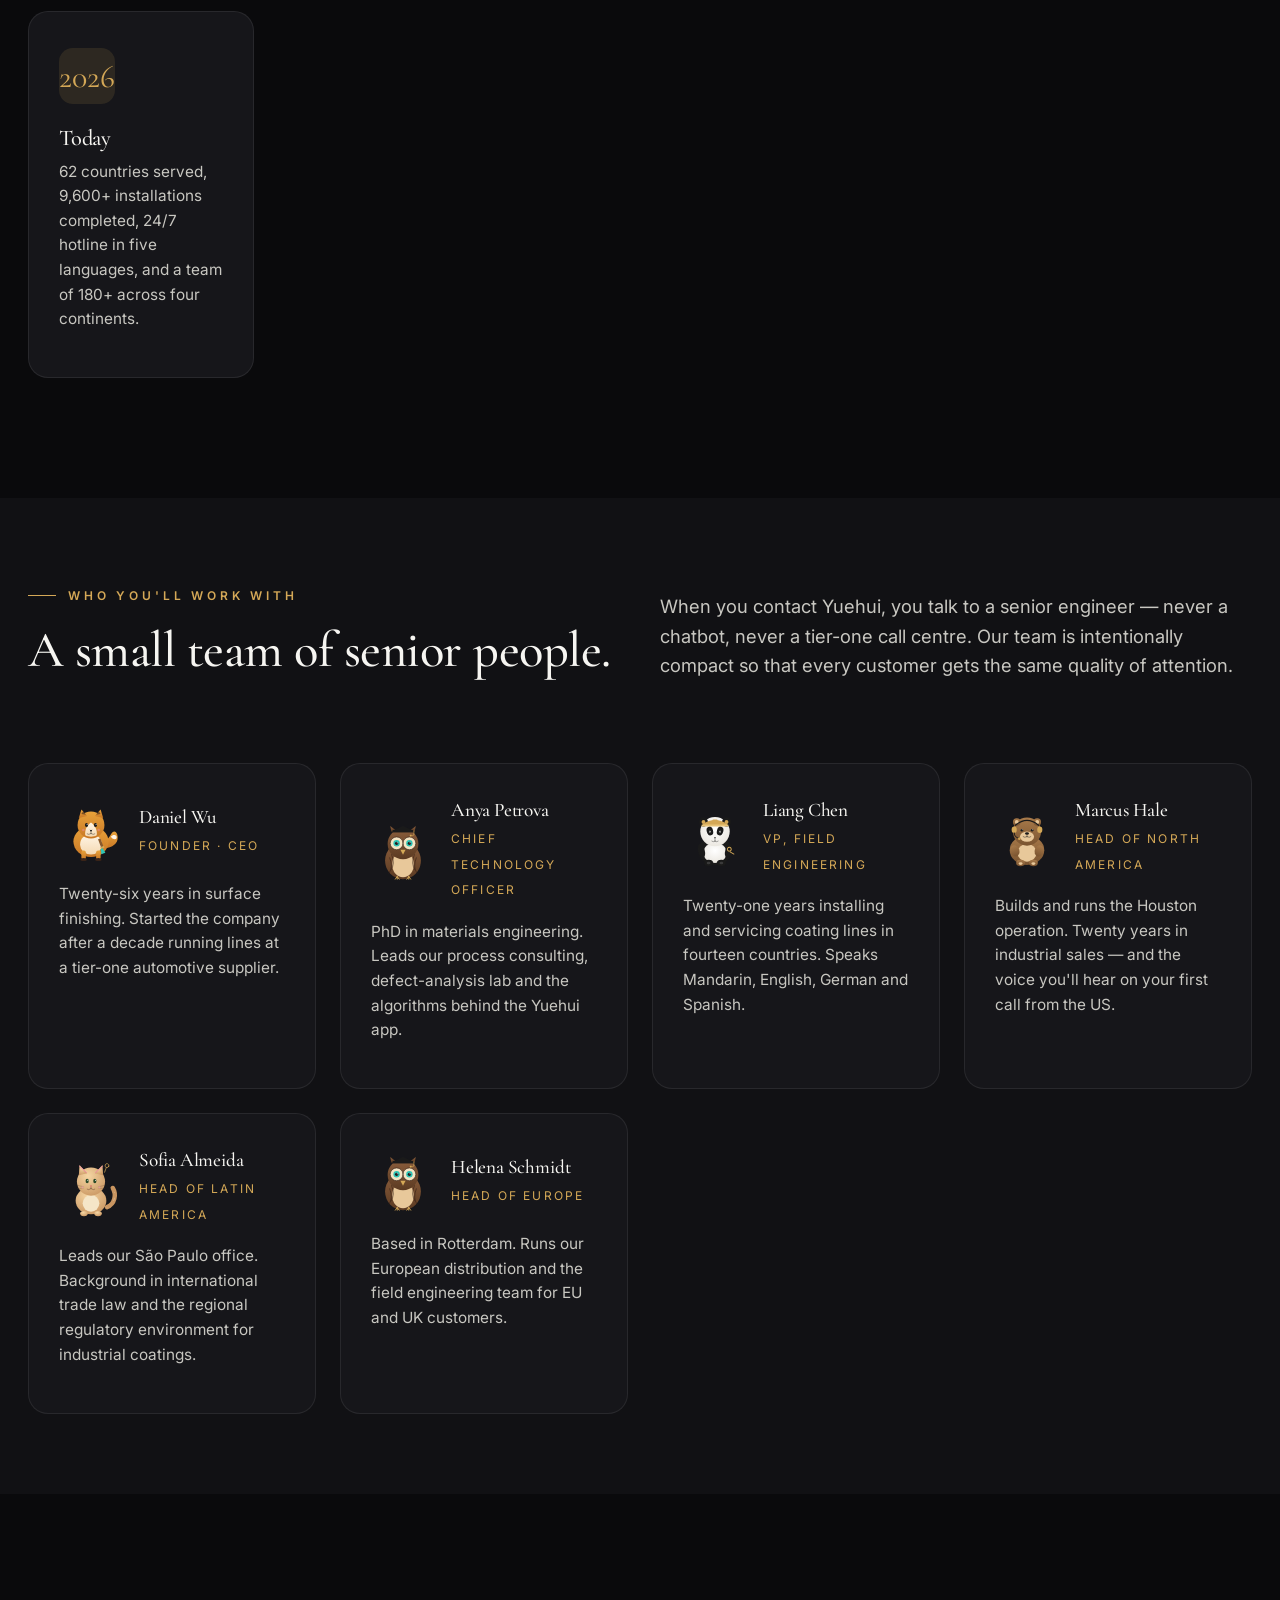
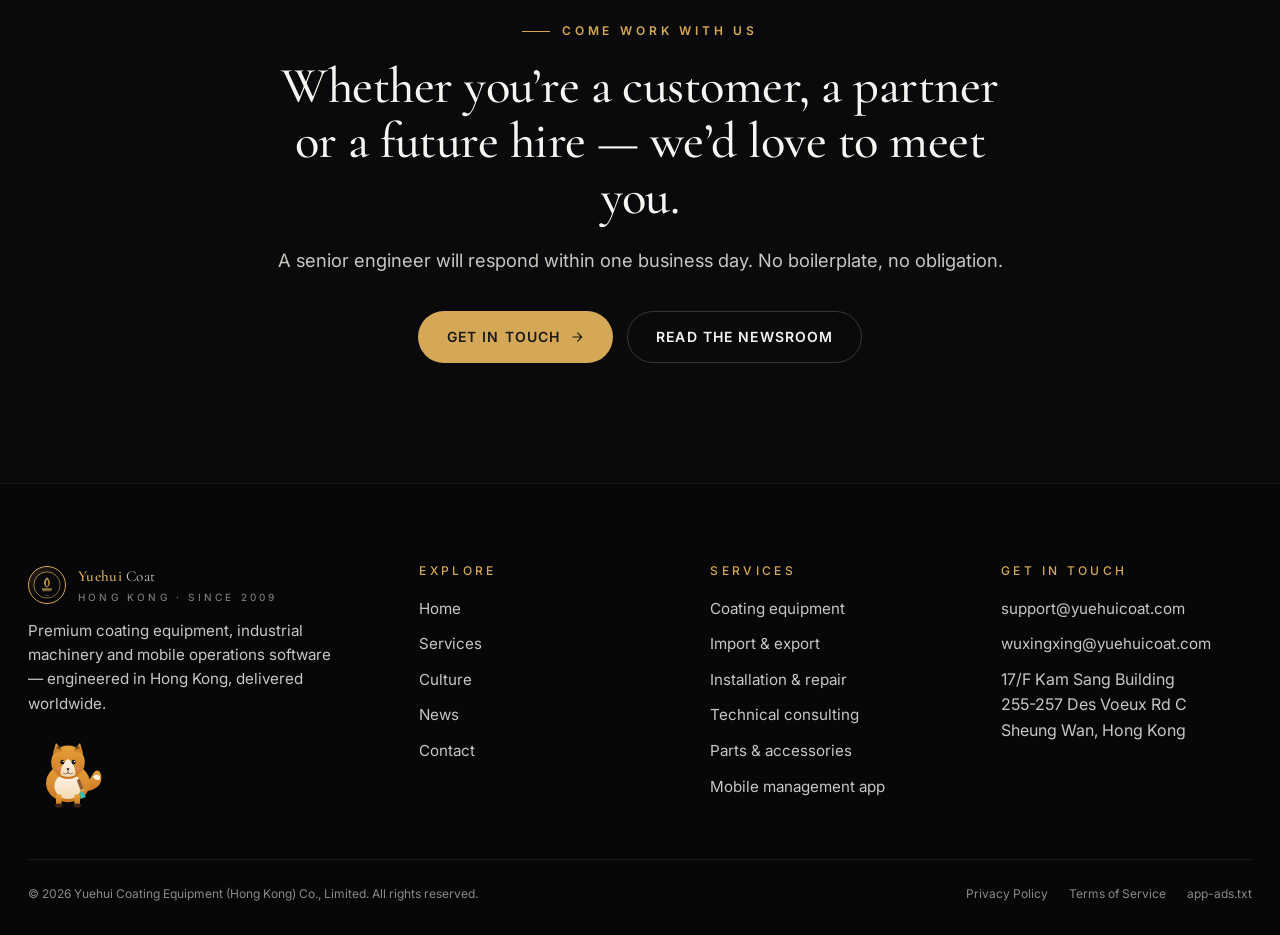
<file: culture/index.html>
<!doctype html>
<html lang="en">
<head>
  <meta charset="utf-8">
  <meta name="viewport" content="width=device-width, initial-scale=1, viewport-fit=cover">
  <title>Culture — Yuehui Coating Equipment</title>
  <meta name="description" content="Meet the people, principles and history of Yuehui Coating Equipment. A multicultural team in Hong Kong engineering premium industrial coating solutions and a mobile management app for the world.">
  <meta name="keywords" content="Yuehui culture, company values, team, history, Hong Kong, industrial coating">
  <meta name="robots" content="index, follow, max-image-preview:large">
  <meta name="theme-color" content="#0a0a0c">
  <link rel="canonical" href="https://yuehuicoat.com/culture/">
  <link rel="icon" type="image/svg+xml" href="../images/favicon.svg">
  <link rel="apple-touch-icon" href="../images/favicon.svg">
  <meta property="og:type" content="website">
  <meta property="og:title" content="Culture — Yuehui Coating Equipment">
  <meta property="og:description" content="Meet the people, principles and history of Yuehui.">
  <meta property="og:url" content="https://yuehuicoat.com/culture/">
  <meta property="og:image" content="https://yuehuicoat.com/images/banners/culture-team.png">
  <meta name="twitter:card" content="summary_large_image">
  <meta name="twitter:title" content="Culture — Yuehui Coating Equipment">
  <meta name="twitter:description" content="Meet the people, principles and history of Yuehui.">
  <meta name="twitter:image" content="https://yuehuicoat.com/images/banners/culture-team.png">
  <link rel="preconnect" href="https://fonts.googleapis.com">
  <link rel="preconnect" href="https://fonts.gstatic.com" crossorigin>
  <link href="https://fonts.googleapis.com/css2?family=Cormorant+Garamond:ital,wght@0,400;0,500;0,600;1,400;1,500&family=Inter:wght@300;400;500;600;700&display=swap" rel="stylesheet">
  <link rel="stylesheet" href="../css/styles.css">
  <script type="application/ld+json">
  {
    "@context": "https://schema.org",
    "@type": "AboutPage",
    "name": "Yuehui Coating Equipment — Culture",
    "url": "https://yuehuicoat.com/culture/",
    "isPartOf": { "@type": "WebSite", "name": "Yuehui Coating Equipment", "url": "https://yuehuicoat.com/" }
  }
  </script>
</head>
<body>
  <div class="boot" aria-hidden="true"><div class="ring"></div><span>Yuehui Coat · Loading</span></div>

  <header class="site-header" role="banner">
    <div class="container nav">
      <a class="brand" href="../" aria-label="Yuehui Coating Equipment — Home">
        <span class="brand-mark"><img src="../images/logo.svg" alt="" width="28" height="28"></span>
        <span class="brand-name"><strong>Yuehui</strong> Coat<span>Hong Kong · Since 2009</span></span>
      </a>
      <nav aria-label="Primary">
        <ul class="nav-links">
          <li><a href="../">Home</a></li>
          <li><a href="../services/">Services</a></li>
          <li><a href="./" class="is-active">Culture</a></li>
          <li><a href="../news/">News</a></li>
          <li><a href="../contact/">Contact</a></li>
        </ul>
      </nav>
      <div class="nav-cta">
        <span class="lang-pill">EN · USD</span>
        <a class="btn btn-primary" href="../contact/">Get a Quote<svg class="arrow" width="14" height="14" viewBox="0 0 24 24" fill="none" stroke="currentColor" stroke-width="2" stroke-linecap="round" stroke-linejoin="round" aria-hidden="true"><path d="M5 12h14M13 5l7 7-7 7"/></svg></a>
        <button class="menu-toggle" aria-label="Toggle menu" aria-expanded="false"><span></span></button>
      </div>
    </div>
  </header>

  <main id="main">
    <section class="hero" style="min-height: 60vh; padding-top: calc(var(--header-h) + 40px);" aria-labelledby="page-title">
      <div class="container hero-grid">
        <div class="hero-copy" data-reveal>
          <span class="eyebrow">Our culture</span>
          <h1 id="page-title">Engineering with <span class="accent">craft,</span> curiosity and a clear point of view.</h1>
          <p class="lead">Yuehui is a multicultural team of senior engineers, field technicians, software designers and trade specialists. We are bound together by a single belief — that the right coating line, designed with care, is a beautiful thing.</p>
          <div class="hero-cta">
            <a class="btn btn-primary" href="../contact/">Join us or work with us<svg class="arrow" width="14" height="14" viewBox="0 0 24 24" fill="none" stroke="currentColor" stroke-width="2" stroke-linecap="round" stroke-linejoin="round" aria-hidden="true"><path d="M5 12h14M13 5l7 7-7 7"/></svg></a>
            <a class="btn btn-ghost" href="#values">Our values</a>
          </div>
        </div>
        <div class="hero-visual" data-reveal="right">
          <img src="../images/banners/culture-team.png" alt="Diverse engineering team at Yuehui" loading="eager" width="800" height="450">
          <img class="hero-mascot" src="../images/animals/bear.svg" data-mascot alt="Friendly bear service agent waving" width="180" height="180">
        </div>
      </div>
    </section>

    <!-- Mission -->
    <section class="section" aria-labelledby="mission-title">
      <div class="container">
        <div class="section-head" style="grid-template-columns: 1fr;">
          <div data-reveal style="max-width:880px;">
            <span class="eyebrow">Our mission</span>
            <h2 id="mission-title">To make world-class coating technology accessible to every plant, everywhere.</h2>
            <p class="lead">For two decades the surface-finishing industry has been split between a few global incumbents and a long tail of regional suppliers. The incumbents ship the best technology, but only to the biggest plants. The regionals are responsive, but cannot offer the same quality. We exist to close that gap — to bring the same engineering depth, the same software and the same spare-parts coverage to every customer, regardless of size.</p>
          </div>
        </div>
      </div>
    </section>

    <!-- Values -->
    <section class="section section-tight" id="values" aria-labelledby="values-title" style="background: var(--color-bg-soft);">
      <div class="container">
        <div class="section-head" style="grid-template-columns: 1fr;">
          <div data-reveal>
            <span class="eyebrow">What we live by</span>
            <h2 id="values-title">Six values, in plain English.</h2>
          </div>
        </div>
        <div class="values">
          <div class="value" data-reveal>
            <svg class="ic" viewBox="0 0 32 32" fill="none" stroke="currentColor" stroke-width="1.5" stroke-linecap="round" stroke-linejoin="round" aria-hidden="true"><path d="M16 27 C 6 22, 4 14, 4 9 C 4 6, 7 4, 9 6 C 11 4, 14 4, 16 7 C 18 4, 21 4, 23 6 C 25 4, 28 6, 28 9 C 28 14, 26 22, 16 27 Z"/><path d="M11 13 L 15 17 L 21 11"/></svg>
            <h3>Trust first</h3>
            <p>Every quote, every shipment, every service report — written down, kept on file, and reproducible. We earn the right to be your long-term partner.</p>
          </div>
          <div class="value" data-reveal data-reveal-delay="80">
            <svg class="ic" viewBox="0 0 32 32" fill="none" stroke="currentColor" stroke-width="1.5" stroke-linecap="round" stroke-linejoin="round" aria-hidden="true"><path d="M16 3 L 27 8 V 16 C 27 22, 22 27, 16 29 C 10 27, 5 22, 5 16 V 8 Z"/><path d="M11 16 L 15 20 L 22 12"/></svg>
            <h3>Quality without compromise</h3>
            <p>We choose manufacturers whose service networks are as strong as their products. We refuse to ship anything that does not pass our own incoming inspection.</p>
          </div>
          <div class="value" data-reveal data-reveal-delay="160">
            <svg class="ic" viewBox="0 0 32 32" fill="none" stroke="currentColor" stroke-width="1.5" stroke-linecap="round" stroke-linejoin="round" aria-hidden="true"><path d="M12 4 H 20 V 8 A 4 4 0 0 1 18 12 V 16 H 14 V 12 A 4 4 0 0 1 12 8 Z"/><path d="M11 18 H 21 V 22 H 11 Z"/><path d="M13 25 H 19"/><path d="M16 22 V 25"/></svg>
            <h3>Innovation, in the field</h3>
            <p>We do not innovate for the sake of it. Every feature in our app, every new piece of equipment, must earn its place on a real production line.</p>
          </div>
          <div class="value" data-reveal>
            <svg class="ic" viewBox="0 0 32 32" fill="none" stroke="currentColor" stroke-width="1.5" stroke-linecap="round" stroke-linejoin="round" aria-hidden="true"><circle cx="16" cy="16" r="11"/><ellipse cx="16" cy="16" rx="11" ry="4.5"/><path d="M16 5 C 10 11, 10 21, 16 27"/><path d="M16 5 C 22 11, 22 21, 16 27"/></svg>
            <h3>One planet, one standard</h3>
            <p>The same quality bar in Hong Kong, Rotterdam, Houston and São Paulo. The same environmental and safety standards, in every market we serve.</p>
          </div>
          <div class="value" data-reveal data-reveal-delay="80">
            <svg class="ic" viewBox="0 0 32 32" fill="none" stroke="currentColor" stroke-width="1.5" stroke-linecap="round" stroke-linejoin="round" aria-hidden="true"><path d="M5 8 H 27 V 22 H 17 L 12 27 V 22 H 5 Z"/><path d="M10 14 H 22"/><path d="M10 18 H 18"/></svg>
            <h3>Plain language</h3>
            <p>We translate complex coating science into decisions a plant manager can act on. No jargon, no hand-waving, no surprises in the invoice.</p>
          </div>
          <div class="value" data-reveal data-reveal-delay="160">
            <svg class="ic" viewBox="0 0 32 32" fill="none" stroke="currentColor" stroke-width="1.5" stroke-linecap="round" stroke-linejoin="round" aria-hidden="true"><path d="M22 5 a5 5 0 0 0 -5 7 l -10 10 a2.5 2.5 0 0 0 3.5 3.5 l 10 -10 a5 5 0 0 0 7 -5 l -3 3 l -3 -1 l -1 -3 z"/></svg>
            <h3>Service, not sales</h3>
            <p>Our account managers are senior engineers first. They would rather lose a deal than sell you the wrong machine — and they will tell you which one is right.</p>
          </div>
        </div>
      </div>
    </section>

    <!-- Timeline -->
    <section class="section" aria-labelledby="timeline-title">
      <div class="container">
        <div class="section-head" style="grid-template-columns: 1fr;">
          <div data-reveal>
            <span class="eyebrow">Our story</span>
            <h2 id="timeline-title">A short history, told in milestones.</h2>
          </div>
        </div>
        <div class="service-grid" style="grid-template-columns: repeat(auto-fit, minmax(220px, 1fr));">
          <div class="service-card" data-reveal>
            <span class="icon"><span class="text-gold" style="font-family:var(--font-display); font-size:2rem;">2009</span></span>
            <h3>Founded in Sheung Wan</h3>
            <p>Three engineers, one small office above a tea shop, and a single conviction: that the surface-finishing industry deserved better technology partners.</p>
          </div>
          <div class="service-card" data-reveal data-reveal-delay="80">
            <span class="icon"><span class="text-gold" style="font-family:var(--font-display); font-size:2rem;">2013</span></span>
            <h3>First European project</h3>
            <p>Designed and commissioned a robotic powder line for a Polish white-goods manufacturer — our first installation outside Asia.</p>
          </div>
          <div class="service-card" data-reveal data-reveal-delay="160">
            <span class="icon"><span class="text-gold" style="font-family:var(--font-display); font-size:2rem;">2017</span></span>
            <h3>US footprint</h3>
            <p>Opened a forward-stock warehouse in Houston, Texas — a 72-hour spare-parts SLA across the continental United States.</p>
          </div>
          <div class="service-card" data-reveal data-reveal-delay="240">
            <span class="icon"><span class="text-gold" style="font-family:var(--font-display); font-size:2rem;">2021</span></span>
            <h3>Yuehui app v1</h3>
            <p>Released the first version of the Yuehui mobile app on Google Play and the App Store — a free companion for every customer.</p>
          </div>
          <div class="service-card" data-reveal>
            <span class="icon"><span class="text-gold" style="font-family:var(--font-display); font-size:2rem;">2024</span></span>
            <h3>São Paulo office</h3>
            <p>Latin American headquarters opened in São Paulo, with a regional engineering team covering Brazil, Argentina, Chile and Mexico.</p>
          </div>
          <div class="service-card" data-reveal data-reveal-delay="80">
            <span class="icon"><span class="text-gold" style="font-family:var(--font-display); font-size:2rem;">2026</span></span>
            <h3>Today</h3>
            <p>62 countries served, 9,600+ installations completed, 24/7 hotline in five languages, and a team of 180+ across four continents.</p>
          </div>
        </div>
      </div>
    </section>

    <!-- Team mascots -->
    <section class="section section-tight" aria-labelledby="team-title" style="background: var(--color-bg-soft);">
      <div class="container">
        <div class="section-head">
          <div data-reveal>
            <span class="eyebrow">Who you'll work with</span>
            <h2 id="team-title">A small team of senior people.</h2>
          </div>
          <p class="lead" data-reveal data-reveal-delay="80">When you contact Yuehui, you talk to a senior engineer — never a chatbot, never a tier-one call centre. Our team is intentionally compact so that every customer gets the same quality of attention.</p>
        </div>
        <div class="service-grid" style="grid-template-columns: repeat(auto-fit, minmax(240px, 1fr));">
          <div class="service-card" data-reveal>
            <div style="display:flex;gap:16px;align-items:center;margin-bottom:18px;">
              <img src="../images/animals/fox.svg" alt="" width="64" height="64" aria-hidden="true">
              <div>
                <h3 style="font-size:1.2rem;margin-bottom:4px;">Daniel Wu</h3>
                <span class="text-gold" style="font-size:12px;letter-spacing:0.18em;text-transform:uppercase;">Founder · CEO</span>
              </div>
            </div>
            <p>Twenty-six years in surface finishing. Started the company after a decade running lines at a tier-one automotive supplier.</p>
          </div>
          <div class="service-card" data-reveal data-reveal-delay="80">
            <div style="display:flex;gap:16px;align-items:center;margin-bottom:18px;">
              <img src="../images/animals/owl.svg" alt="" width="64" height="64" aria-hidden="true">
              <div>
                <h3 style="font-size:1.2rem;margin-bottom:4px;">Anya Petrova</h3>
                <span class="text-gold" style="font-size:12px;letter-spacing:0.18em;text-transform:uppercase;">Chief Technology Officer</span>
              </div>
            </div>
            <p>PhD in materials engineering. Leads our process consulting, defect-analysis lab and the algorithms behind the Yuehui app.</p>
          </div>
          <div class="service-card" data-reveal data-reveal-delay="160">
            <div style="display:flex;gap:16px;align-items:center;margin-bottom:18px;">
              <img src="../images/animals/panda.svg" alt="" width="64" height="64" aria-hidden="true">
              <div>
                <h3 style="font-size:1.2rem;margin-bottom:4px;">Liang Chen</h3>
                <span class="text-gold" style="font-size:12px;letter-spacing:0.18em;text-transform:uppercase;">VP, Field Engineering</span>
              </div>
            </div>
            <p>Twenty-one years installing and servicing coating lines in fourteen countries. Speaks Mandarin, English, German and Spanish.</p>
          </div>
          <div class="service-card" data-reveal data-reveal-delay="240">
            <div style="display:flex;gap:16px;align-items:center;margin-bottom:18px;">
              <img src="../images/animals/bear.svg" alt="" width="64" height="64" aria-hidden="true">
              <div>
                <h3 style="font-size:1.2rem;margin-bottom:4px;">Marcus Hale</h3>
                <span class="text-gold" style="font-size:12px;letter-spacing:0.18em;text-transform:uppercase;">Head of North America</span>
              </div>
            </div>
            <p>Builds and runs the Houston operation. Twenty years in industrial sales — and the voice you'll hear on your first call from the US.</p>
          </div>
          <div class="service-card" data-reveal>
            <div style="display:flex;gap:16px;align-items:center;margin-bottom:18px;">
              <img src="../images/animals/cat.svg" alt="" width="64" height="64" aria-hidden="true">
              <div>
                <h3 style="font-size:1.2rem;margin-bottom:4px;">Sofia Almeida</h3>
                <span class="text-gold" style="font-size:12px;letter-spacing:0.18em;text-transform:uppercase;">Head of Latin America</span>
              </div>
            </div>
            <p>Leads our São Paulo office. Background in international trade law and the regional regulatory environment for industrial coatings.</p>
          </div>
          <div class="service-card" data-reveal data-reveal-delay="80">
            <div style="display:flex;gap:16px;align-items:center;margin-bottom:18px;">
              <img src="../images/animals/owl.svg" alt="" width="64" height="64" aria-hidden="true">
              <div>
                <h3 style="font-size:1.2rem;margin-bottom:4px;">Helena Schmidt</h3>
                <span class="text-gold" style="font-size:12px;letter-spacing:0.18em;text-transform:uppercase;">Head of Europe</span>
              </div>
            </div>
            <p>Based in Rotterdam. Runs our European distribution and the field engineering team for EU and UK customers.</p>
          </div>
        </div>
      </div>
    </section>

    <!-- CTA -->
    <section class="section" aria-labelledby="cta-title">
      <div class="container">
        <div data-reveal style="text-align:center; max-width: 760px; margin: 0 auto;">
          <span class="eyebrow">Come work with us</span>
          <h2 id="cta-title">Whether you’re a customer, a partner or a future hire — we’d love to meet you.</h2>
          <p class="lead" style="margin: 0 auto 36px;">A senior engineer will respond within one business day. No boilerplate, no obligation.</p>
          <div style="display:flex;gap:14px;justify-content:center;flex-wrap:wrap;">
            <a class="btn btn-primary" href="../contact/">Get in touch<svg width="14" height="14" viewBox="0 0 24 24" fill="none" stroke="currentColor" stroke-width="2" stroke-linecap="round" stroke-linejoin="round" aria-hidden="true"><path d="M5 12h14M13 5l7 7-7 7"/></svg></a>
            <a class="btn btn-ghost" href="../news/">Read the newsroom</a>
          </div>
        </div>
      </div>
    </section>
  </main>

  <footer class="site-footer" role="contentinfo">
    <div class="container">
      <div class="footer-grid">
        <div class="footer-brand">
          <a class="brand" href="../" aria-label="Yuehui Coating Equipment — Home">
            <span class="brand-mark"><img src="../images/logo.svg" alt="" width="28" height="28"></span>
            <span class="brand-name"><strong>Yuehui</strong> Coat<span>Hong Kong · Since 2009</span></span>
          </a>
          <p>Premium coating equipment, industrial machinery and mobile operations software — engineered in Hong Kong, delivered worldwide.</p>
          <img class="footer-animal" src="../images/animals/fox.svg" alt="" width="80" height="80" aria-hidden="true">
        </div>
        <div>
          <h4>Explore</h4>
          <ul>
            <li><a href="../">Home</a></li>
            <li><a href="../services/">Services</a></li>
            <li><a href="./">Culture</a></li>
            <li><a href="../news/">News</a></li>
            <li><a href="../contact/">Contact</a></li>
          </ul>
        </div>
        <div>
          <h4>Services</h4>
          <ul>
            <li><a href="../services/#equipment">Coating equipment</a></li>
            <li><a href="../services/#trade">Import &amp; export</a></li>
            <li><a href="../services/#service">Installation &amp; repair</a></li>
            <li><a href="../services/#consulting">Technical consulting</a></li>
            <li><a href="../services/#parts">Parts &amp; accessories</a></li>
            <li><a href="../services/#app">Mobile management app</a></li>
          </ul>
        </div>
        <div>
          <h4>Get in touch</h4>
          <ul>
            <li><a href="mailto:support@yuehuicoat.com">support@yuehuicoat.com</a></li>
            <li><a href="mailto:wuxingxing@yuehuicoat.com">wuxingxing@yuehuicoat.com</a></li>
            <li>17/F Kam Sang Building<br>255-257 Des Voeux Rd C<br>Sheung Wan, Hong Kong</li>
          </ul>
        </div>
      </div>
      <div class="footer-legal">
        <span>© <span data-year>2026</span> Yuehui Coating Equipment (Hong Kong) Co., Limited. All rights reserved.</span>
        <span>
          <a href="../legal/privacy/">Privacy Policy</a>
          <a href="../legal/terms/">Terms of Service</a>
          <a href="../app-ads.txt">app-ads.txt</a>
        </span>
      </div>
    </div>
  </footer>

  <aside class="cookie-banner" data-cookie-banner role="region" aria-label="Privacy notice">
    <p>We use cookies and similar technologies to operate this website, measure performance and personalize content. See our <a href="../legal/privacy/" style="color:var(--color-gold-bright);border-bottom:1px solid currentColor;">Privacy Policy</a> for details.</p>
    <div class="actions">
      <button class="btn btn-ghost" data-cookie-action="reject">Reject</button>
      <button class="btn btn-primary" data-cookie-action="accept">Accept</button>
    </div>
  </aside>

  <script src="../js/app.js" defer></script>
</body>
</html>
</file>
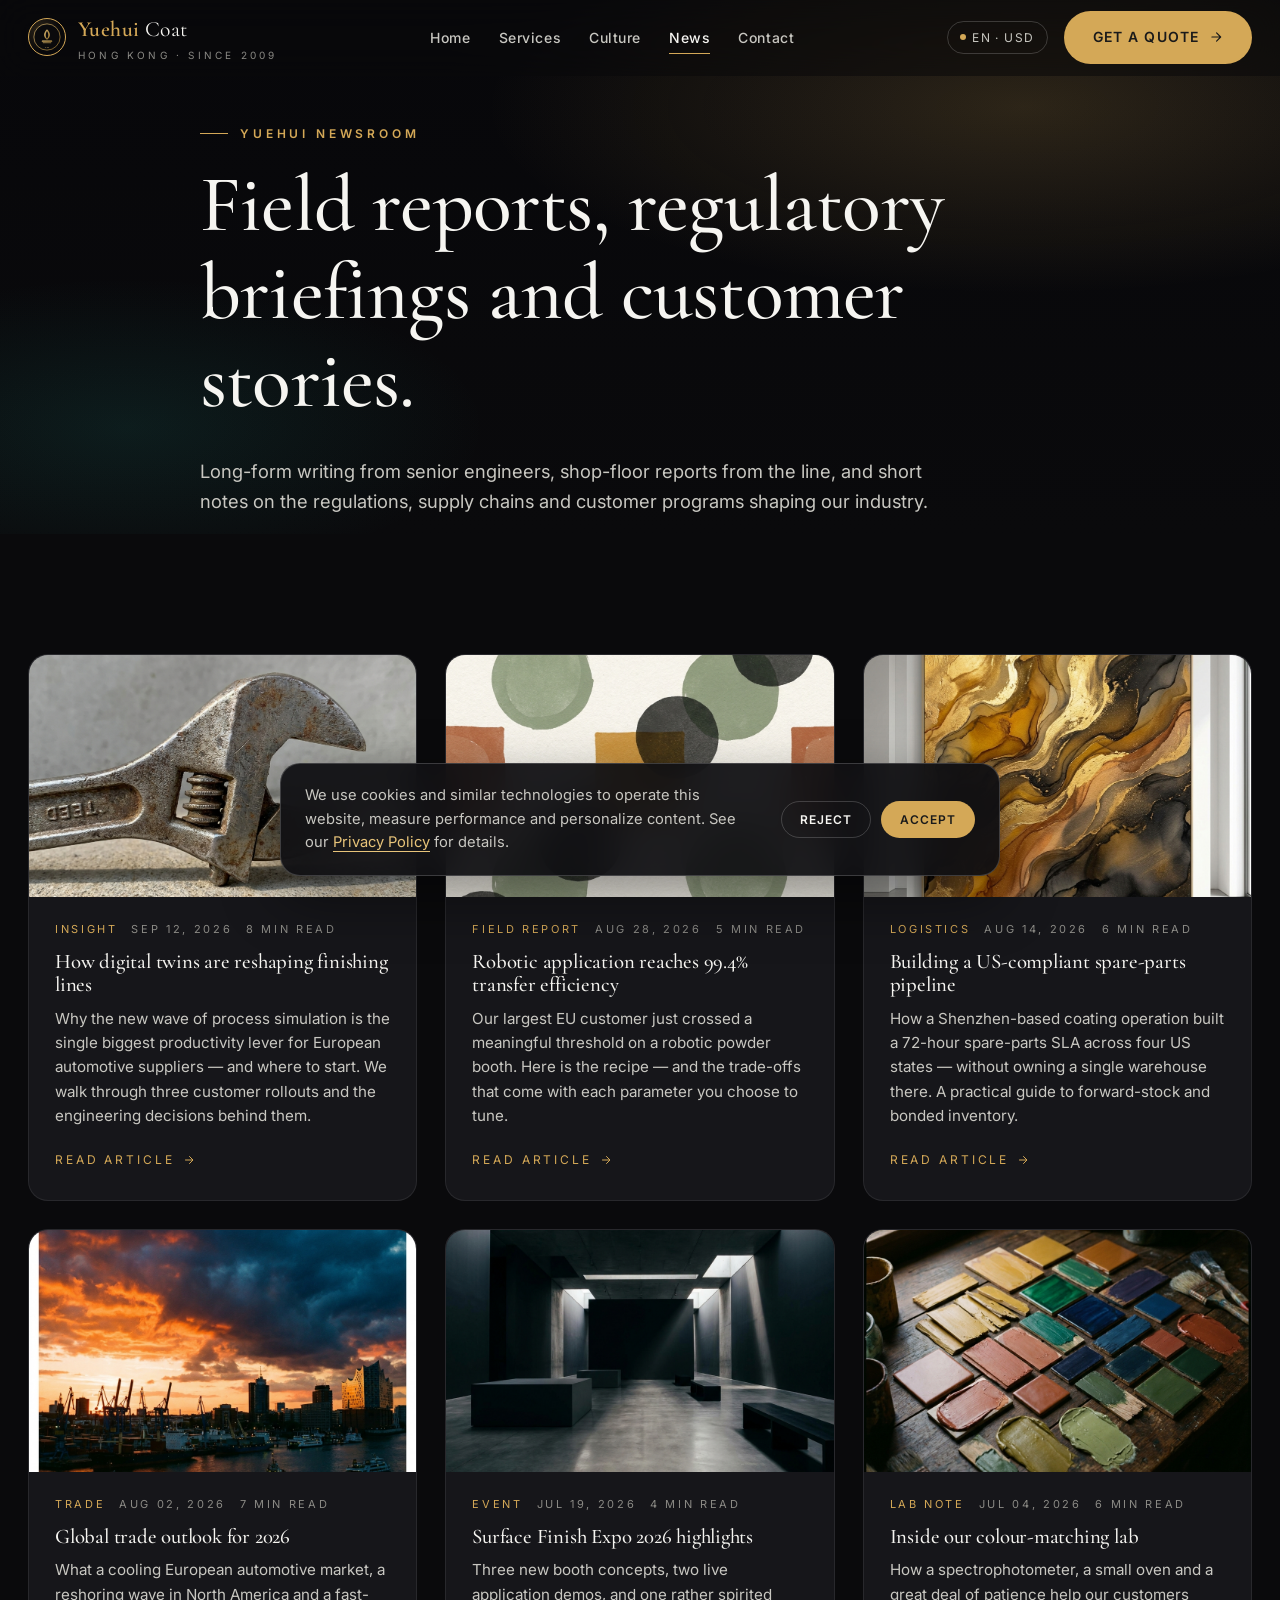
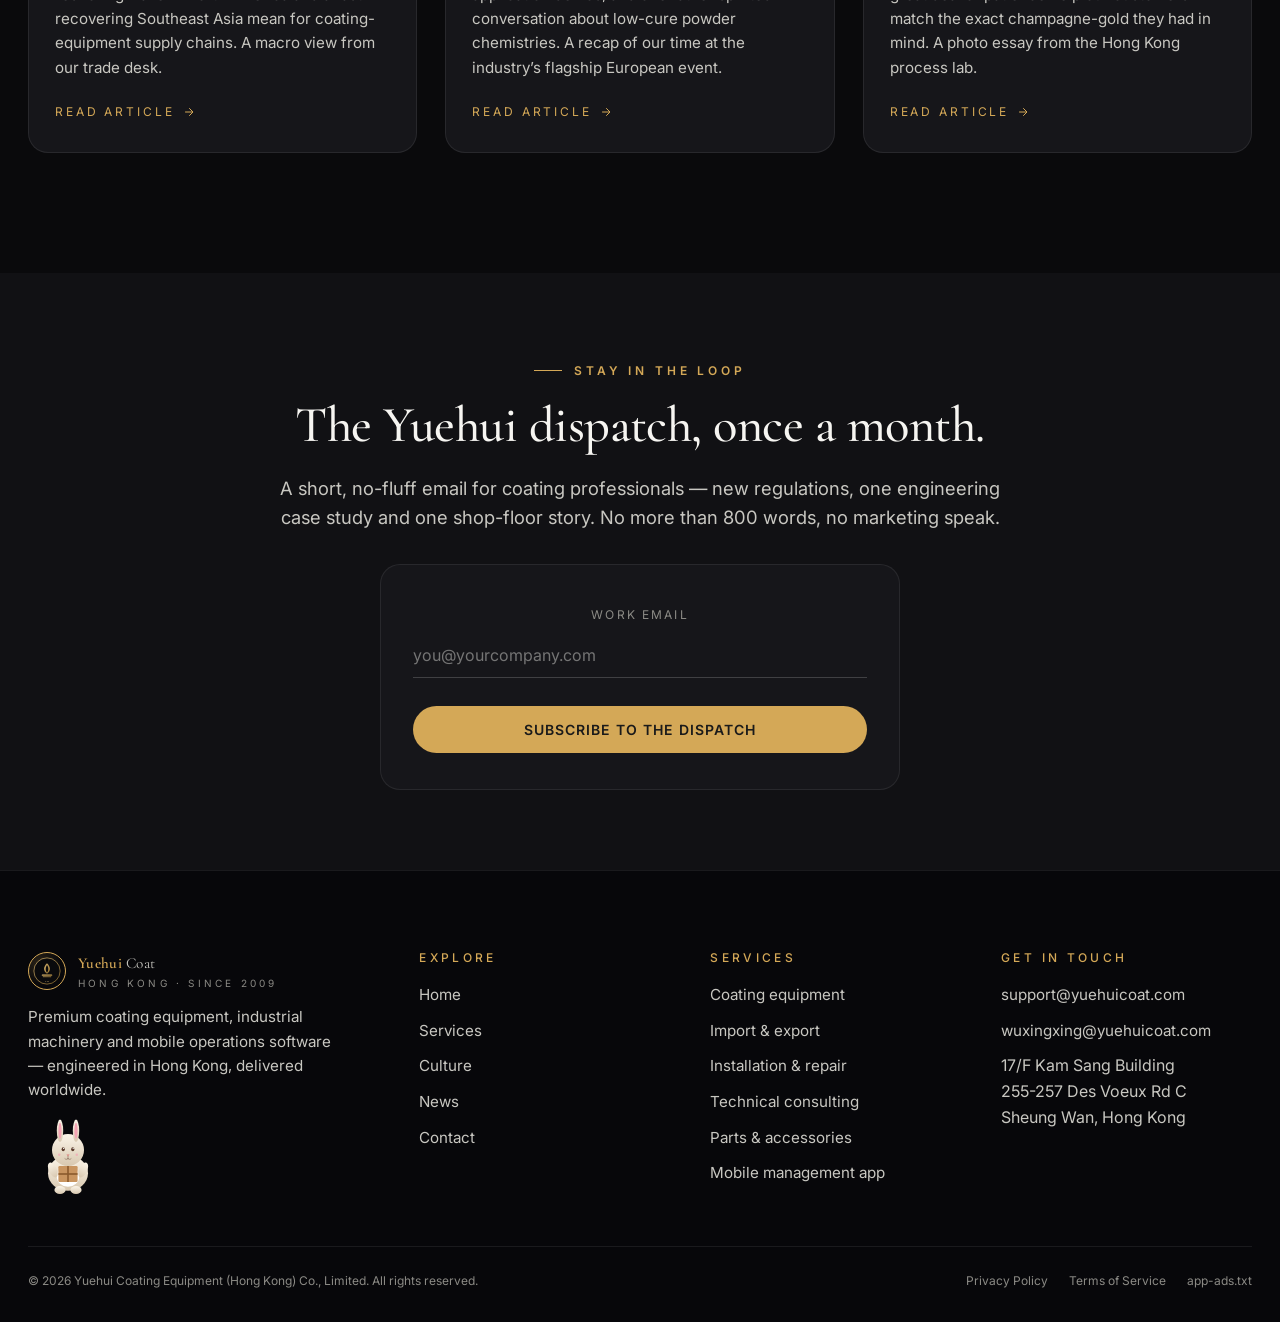
<file: news/index.html>
<!doctype html>
<html lang="en">
<head>
  <meta charset="utf-8">
  <meta name="viewport" content="width=device-width, initial-scale=1, viewport-fit=cover">
  <title>News — Yuehui Coating Equipment</title>
  <meta name="description" content="Field reports, regulatory briefings, product launches and customer stories from Yuehui Coating Equipment and the global industrial surface-finishing industry.">
  <meta name="keywords" content="Yuehui news, coating industry insights, regulatory briefings, product launches, field reports, customer stories">
  <meta name="robots" content="index, follow, max-image-preview:large">
  <meta name="theme-color" content="#0a0a0c">
  <link rel="canonical" href="https://yuehuicoat.com/news/">
  <link rel="icon" type="image/svg+xml" href="../images/favicon.svg">
  <link rel="apple-touch-icon" href="../images/favicon.svg">
  <meta property="og:type" content="website">
  <meta property="og:title" content="News — Yuehui Coating Equipment">
  <meta property="og:description" content="Field reports, regulatory briefings and product launches from the world of industrial surface finishing.">
  <meta property="og:url" content="https://yuehuicoat.com/news/">
  <meta property="og:image" content="https://yuehuicoat.com/images/banners/news-1.png">
  <meta name="twitter:card" content="summary_large_image">
  <meta name="twitter:title" content="News — Yuehui Coating Equipment">
  <meta name="twitter:description" content="Field reports, regulatory briefings and product launches from the world of industrial surface finishing.">
  <meta name="twitter:image" content="https://yuehuicoat.com/images/banners/news-1.png">
  <link rel="preconnect" href="https://fonts.googleapis.com">
  <link rel="preconnect" href="https://fonts.gstatic.com" crossorigin>
  <link href="https://fonts.googleapis.com/css2?family=Cormorant+Garamond:ital,wght@0,400;0,500;0,600;1,400;1,500&family=Inter:wght@300;400;500;600;700&display=swap" rel="stylesheet">
  <link rel="stylesheet" href="../css/styles.css">
  <script type="application/ld+json">
  {
    "@context": "https://schema.org",
    "@type": "Blog",
    "name": "Yuehui Newsroom",
    "url": "https://yuehuicoat.com/news/",
    "isPartOf": { "@type": "WebSite", "name": "Yuehui Coating Equipment", "url": "https://yuehuicoat.com/" }
  }
  </script>
</head>
<body>
  <div class="boot" aria-hidden="true"><div class="ring"></div><span>Yuehui Coat · Loading</span></div>

  <header class="site-header" role="banner">
    <div class="container nav">
      <a class="brand" href="../" aria-label="Yuehui Coating Equipment — Home">
        <span class="brand-mark"><img src="../images/logo.svg" alt="" width="28" height="28"></span>
        <span class="brand-name"><strong>Yuehui</strong> Coat<span>Hong Kong · Since 2009</span></span>
      </a>
      <nav aria-label="Primary">
        <ul class="nav-links">
          <li><a href="../">Home</a></li>
          <li><a href="../services/">Services</a></li>
          <li><a href="../culture/">Culture</a></li>
          <li><a href="./" class="is-active">News</a></li>
          <li><a href="../contact/">Contact</a></li>
        </ul>
      </nav>
      <div class="nav-cta">
        <span class="lang-pill">EN · USD</span>
        <a class="btn btn-primary" href="../contact/">Get a Quote<svg class="arrow" width="14" height="14" viewBox="0 0 24 24" fill="none" stroke="currentColor" stroke-width="2" stroke-linecap="round" stroke-linejoin="round" aria-hidden="true"><path d="M5 12h14M13 5l7 7-7 7"/></svg></a>
        <button class="menu-toggle" aria-label="Toggle menu" aria-expanded="false"><span></span></button>
      </div>
    </div>
  </header>

  <main id="main">
    <section class="hero" style="min-height: 50vh; padding-top: calc(var(--header-h) + 40px);" aria-labelledby="page-title">
      <div class="container">
        <div data-reveal style="max-width:880px;">
          <span class="eyebrow">Yuehui newsroom</span>
          <h1 id="page-title">Field reports, regulatory briefings and <span class="accent">customer stories.</span></h1>
          <p class="lead">Long-form writing from senior engineers, shop-floor reports from the line, and short notes on the regulations, supply chains and customer programs shaping our industry.</p>
        </div>
      </div>
    </section>

    <section class="section" aria-label="Latest articles">
      <div class="container">
        <div class="news-grid">
          <article class="news-card" data-reveal>
            <a class="cover" href="#article-1" aria-label="Read: How digital twins are reshaping finishing lines">
              <img src="../images/banners/news-1.png" alt="Digital twin dashboard for a coating line" loading="lazy" width="640" height="400">
            </a>
            <div class="body">
              <div class="meta"><span class="tag">Insight</span><span>Sep 12, 2026</span><span>8 min read</span></div>
              <h3>How digital twins are reshaping finishing lines</h3>
              <p>Why the new wave of process simulation is the single biggest productivity lever for European automotive suppliers — and where to start. We walk through three customer rollouts and the engineering decisions behind them.</p>
              <a class="more" href="#article-1">Read article <svg width="12" height="12" viewBox="0 0 24 24" fill="none" stroke="currentColor" stroke-width="2" stroke-linecap="round" stroke-linejoin="round" aria-hidden="true"><path d="M5 12h14M13 5l7 7-7 7"/></svg></a>
            </div>
          </article>
          <article class="news-card" data-reveal data-reveal-delay="80">
            <a class="cover" href="#article-2" aria-label="Read: Robotic application reaches 99.4% transfer efficiency">
              <img src="../images/banners/news-2.png" alt="Close-up of a robotic spray applicator" loading="lazy" width="640" height="400">
            </a>
            <div class="body">
              <div class="meta"><span class="tag">Field report</span><span>Aug 28, 2026</span><span>5 min read</span></div>
              <h3>Robotic application reaches 99.4% transfer efficiency</h3>
              <p>Our largest EU customer just crossed a meaningful threshold on a robotic powder booth. Here is the recipe — and the trade-offs that come with each parameter you choose to tune.</p>
              <a class="more" href="#article-2">Read article <svg width="12" height="12" viewBox="0 0 24 24" fill="none" stroke="currentColor" stroke-width="2" stroke-linecap="round" stroke-linejoin="round" aria-hidden="true"><path d="M5 12h14M13 5l7 7-7 7"/></svg></a>
            </div>
          </article>
          <article class="news-card" data-reveal data-reveal-delay="160">
            <a class="cover" href="#article-3" aria-label="Read: Building a US-compliant spare-parts pipeline">
              <img src="../images/banners/news-3.png" alt="Industrial spare parts laid out" loading="lazy" width="640" height="400">
            </a>
            <div class="body">
              <div class="meta"><span class="tag">Logistics</span><span>Aug 14, 2026</span><span>6 min read</span></div>
              <h3>Building a US-compliant spare-parts pipeline</h3>
              <p>How a Shenzhen-based coating operation built a 72-hour spare-parts SLA across four US states — without owning a single warehouse there. A practical guide to forward-stock and bonded inventory.</p>
              <a class="more" href="#article-3">Read article <svg width="12" height="12" viewBox="0 0 24 24" fill="none" stroke="currentColor" stroke-width="2" stroke-linecap="round" stroke-linejoin="round" aria-hidden="true"><path d="M5 12h14M13 5l7 7-7 7"/></svg></a>
            </div>
          </article>
          <article class="news-card" data-reveal>
            <a class="cover" href="#article-4" aria-label="Read: Global trade outlook for 2026">
              <img src="../images/banners/news-4.png" alt="Container shipping port at golden hour" loading="lazy" width="640" height="400">
            </a>
            <div class="body">
              <div class="meta"><span class="tag">Trade</span><span>Aug 02, 2026</span><span>7 min read</span></div>
              <h3>Global trade outlook for 2026</h3>
              <p>What a cooling European automotive market, a reshoring wave in North America and a fast-recovering Southeast Asia mean for coating-equipment supply chains. A macro view from our trade desk.</p>
              <a class="more" href="#article-4">Read article <svg width="12" height="12" viewBox="0 0 24 24" fill="none" stroke="currentColor" stroke-width="2" stroke-linecap="round" stroke-linejoin="round" aria-hidden="true"><path d="M5 12h14M13 5l7 7-7 7"/></svg></a>
            </div>
          </article>
          <article class="news-card" data-reveal data-reveal-delay="80">
            <a class="cover" href="#article-5" aria-label="Read: Surface finish expo 2026 highlights">
              <img src="../images/banners/news-5.png" alt="Empty modern expo hall with golden spotlights" loading="lazy" width="640" height="400">
            </a>
            <div class="body">
              <div class="meta"><span class="tag">Event</span><span>Jul 19, 2026</span><span>4 min read</span></div>
              <h3>Surface Finish Expo 2026 highlights</h3>
              <p>Three new booth concepts, two live application demos, and one rather spirited conversation about low-cure powder chemistries. A recap of our time at the industry’s flagship European event.</p>
              <a class="more" href="#article-5">Read article <svg width="12" height="12" viewBox="0 0 24 24" fill="none" stroke="currentColor" stroke-width="2" stroke-linecap="round" stroke-linejoin="round" aria-hidden="true"><path d="M5 12h14M13 5l7 7-7 7"/></svg></a>
            </div>
          </article>
          <article class="news-card" data-reveal data-reveal-delay="160">
            <a class="cover" href="#article-6" aria-label="Read: Inside our colour-matching lab">
              <img src="../images/banners/news-6.png" alt="Coating thickness gauge and painted metal test panels" loading="lazy" width="640" height="400">
            </a>
            <div class="body">
              <div class="meta"><span class="tag">Lab note</span><span>Jul 04, 2026</span><span>6 min read</span></div>
              <h3>Inside our colour-matching lab</h3>
              <p>How a spectrophotometer, a small oven and a great deal of patience help our customers match the exact champagne-gold they had in mind. A photo essay from the Hong Kong process lab.</p>
              <a class="more" href="#article-6">Read article <svg width="12" height="12" viewBox="0 0 24 24" fill="none" stroke="currentColor" stroke-width="2" stroke-linecap="round" stroke-linejoin="round" aria-hidden="true"><path d="M5 12h14M13 5l7 7-7 7"/></svg></a>
            </div>
          </article>
        </div>
      </div>
    </section>

    <section class="section section-tight" aria-label="Subscribe" style="background: var(--color-bg-soft);">
      <div class="container">
        <div data-reveal style="text-align:center; max-width: 720px; margin: 0 auto;">
          <span class="eyebrow">Stay in the loop</span>
          <h2>The Yuehui dispatch, once a month.</h2>
          <p class="lead" style="margin: 0 auto 32px;">A short, no-fluff email for coating professionals — new regulations, one engineering case study and one shop-floor story. No more than 800 words, no marketing speak.</p>
          <form class="contact-form" style="max-width: 520px; margin: 0 auto;" onsubmit="event.preventDefault(); this.querySelector('button').textContent='Thanks — we will be in touch.';">
            <div class="field">
              <label for="sub-email">Work email</label>
              <input id="sub-email" name="email" type="email" required placeholder="you@yourcompany.com">
            </div>
            <button class="btn btn-primary" type="submit" style="width:100%;justify-content:center;">Subscribe to the dispatch</button>
          </form>
        </div>
      </div>
    </section>
  </main>

  <footer class="site-footer" role="contentinfo">
    <div class="container">
      <div class="footer-grid">
        <div class="footer-brand">
          <a class="brand" href="../" aria-label="Yuehui Coating Equipment — Home">
            <span class="brand-mark"><img src="../images/logo.svg" alt="" width="28" height="28"></span>
            <span class="brand-name"><strong>Yuehui</strong> Coat<span>Hong Kong · Since 2009</span></span>
          </a>
          <p>Premium coating equipment, industrial machinery and mobile operations software — engineered in Hong Kong, delivered worldwide.</p>
          <img class="footer-animal" src="../images/animals/rabbit.svg" alt="" width="80" height="80" aria-hidden="true">
        </div>
        <div>
          <h4>Explore</h4>
          <ul>
            <li><a href="../">Home</a></li>
            <li><a href="../services/">Services</a></li>
            <li><a href="../culture/">Culture</a></li>
            <li><a href="./">News</a></li>
            <li><a href="../contact/">Contact</a></li>
          </ul>
        </div>
        <div>
          <h4>Services</h4>
          <ul>
            <li><a href="../services/#equipment">Coating equipment</a></li>
            <li><a href="../services/#trade">Import &amp; export</a></li>
            <li><a href="../services/#service">Installation &amp; repair</a></li>
            <li><a href="../services/#consulting">Technical consulting</a></li>
            <li><a href="../services/#parts">Parts &amp; accessories</a></li>
            <li><a href="../services/#app">Mobile management app</a></li>
          </ul>
        </div>
        <div>
          <h4>Get in touch</h4>
          <ul>
            <li><a href="mailto:support@yuehuicoat.com">support@yuehuicoat.com</a></li>
            <li><a href="mailto:wuxingxing@yuehuicoat.com">wuxingxing@yuehuicoat.com</a></li>
            <li>17/F Kam Sang Building<br>255-257 Des Voeux Rd C<br>Sheung Wan, Hong Kong</li>
          </ul>
        </div>
      </div>
      <div class="footer-legal">
        <span>© <span data-year>2026</span> Yuehui Coating Equipment (Hong Kong) Co., Limited. All rights reserved.</span>
        <span>
          <a href="../legal/privacy/">Privacy Policy</a>
          <a href="../legal/terms/">Terms of Service</a>
          <a href="../app-ads.txt">app-ads.txt</a>
        </span>
      </div>
    </div>
  </footer>

  <aside class="cookie-banner" data-cookie-banner role="region" aria-label="Privacy notice">
    <p>We use cookies and similar technologies to operate this website, measure performance and personalize content. See our <a href="../legal/privacy/" style="color:var(--color-gold-bright);border-bottom:1px solid currentColor;">Privacy Policy</a> for details.</p>
    <div class="actions">
      <button class="btn btn-ghost" data-cookie-action="reject">Reject</button>
      <button class="btn btn-primary" data-cookie-action="accept">Accept</button>
    </div>
  </aside>

  <script src="../js/app.js" defer></script>
</body>
</html>
</file>
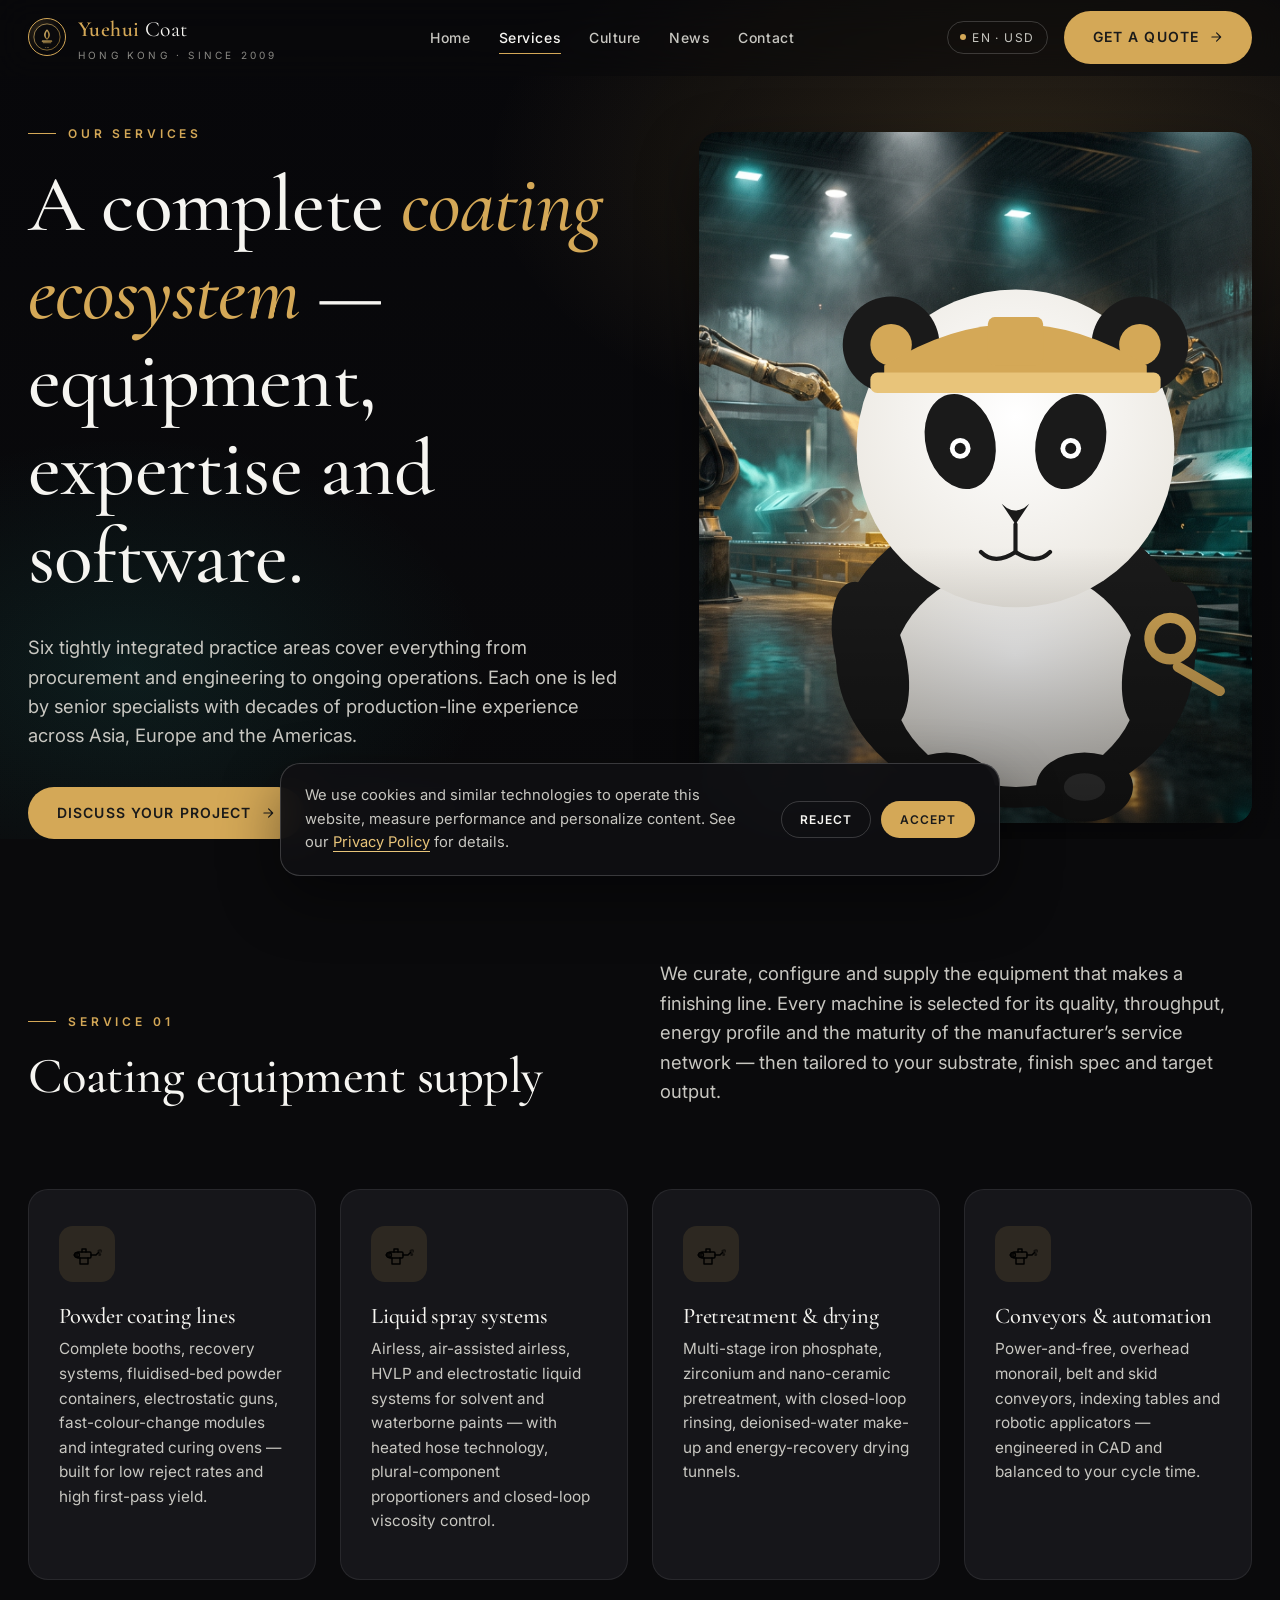
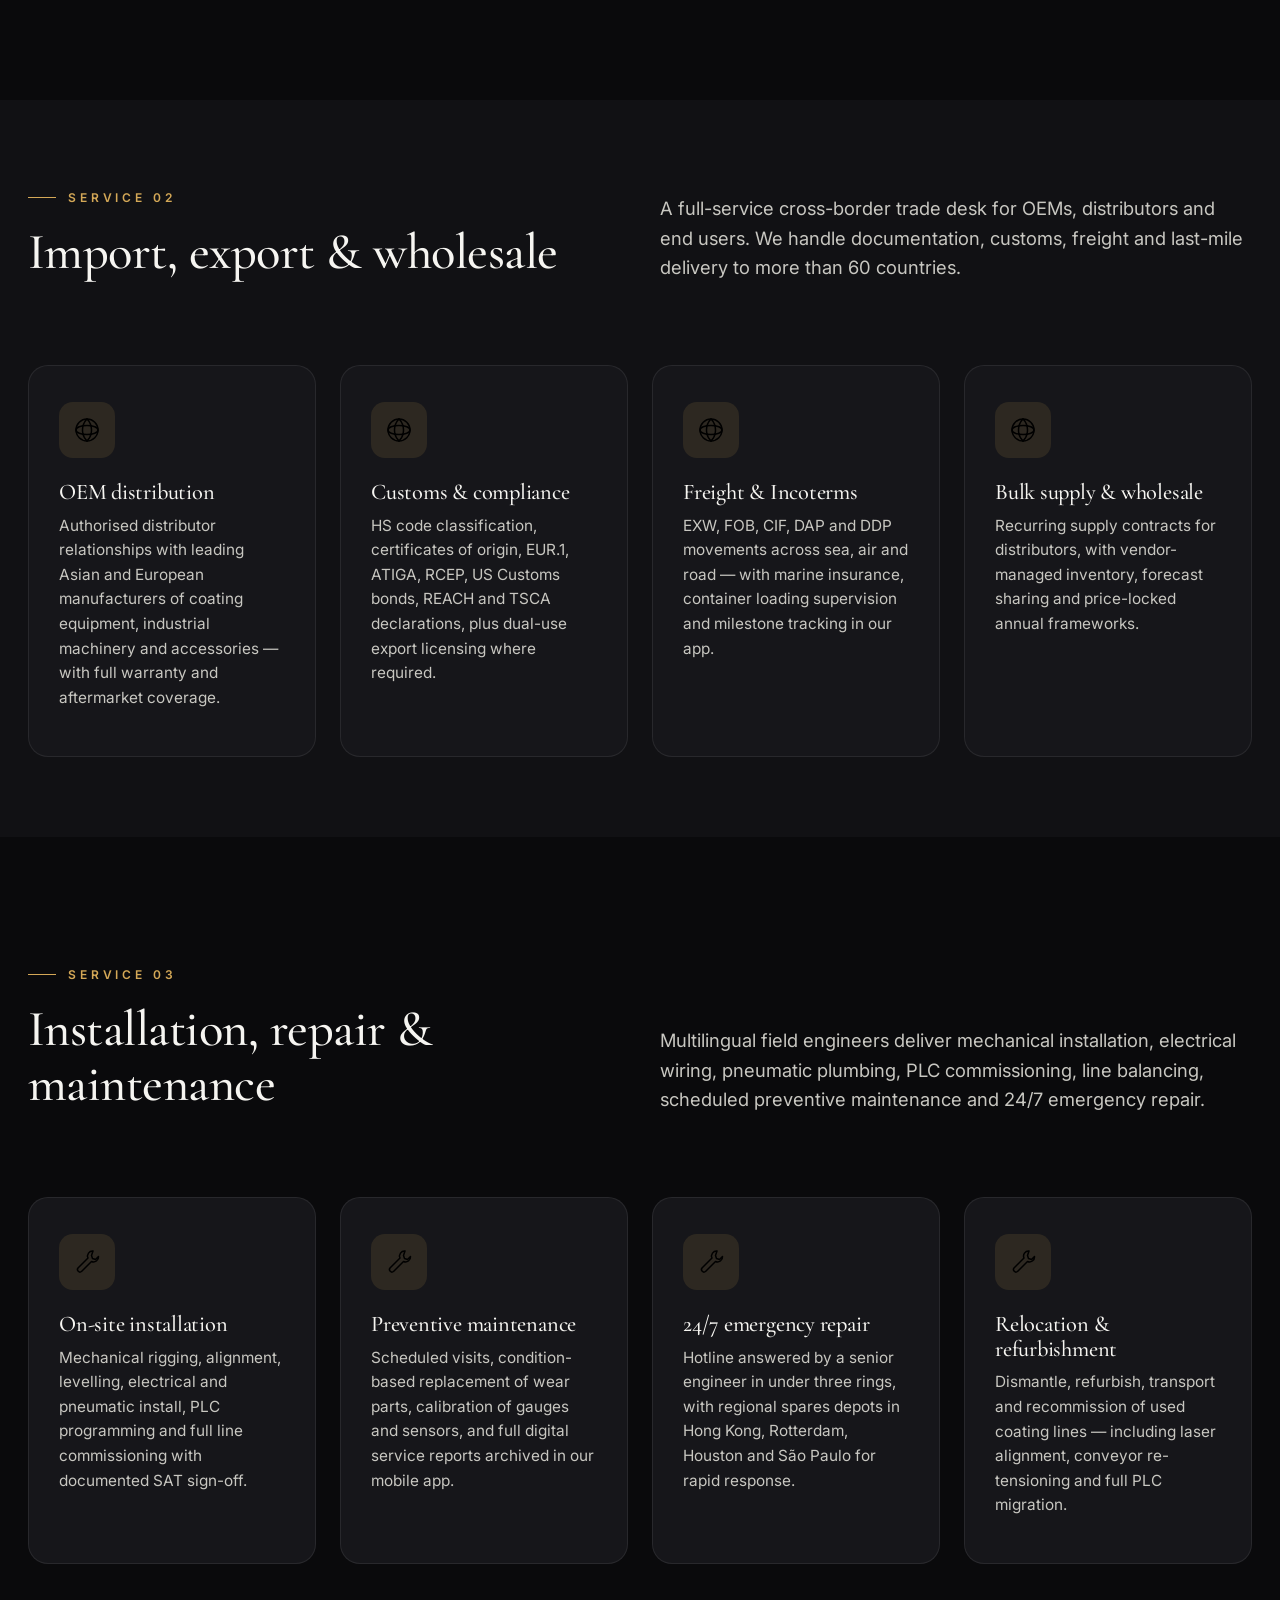
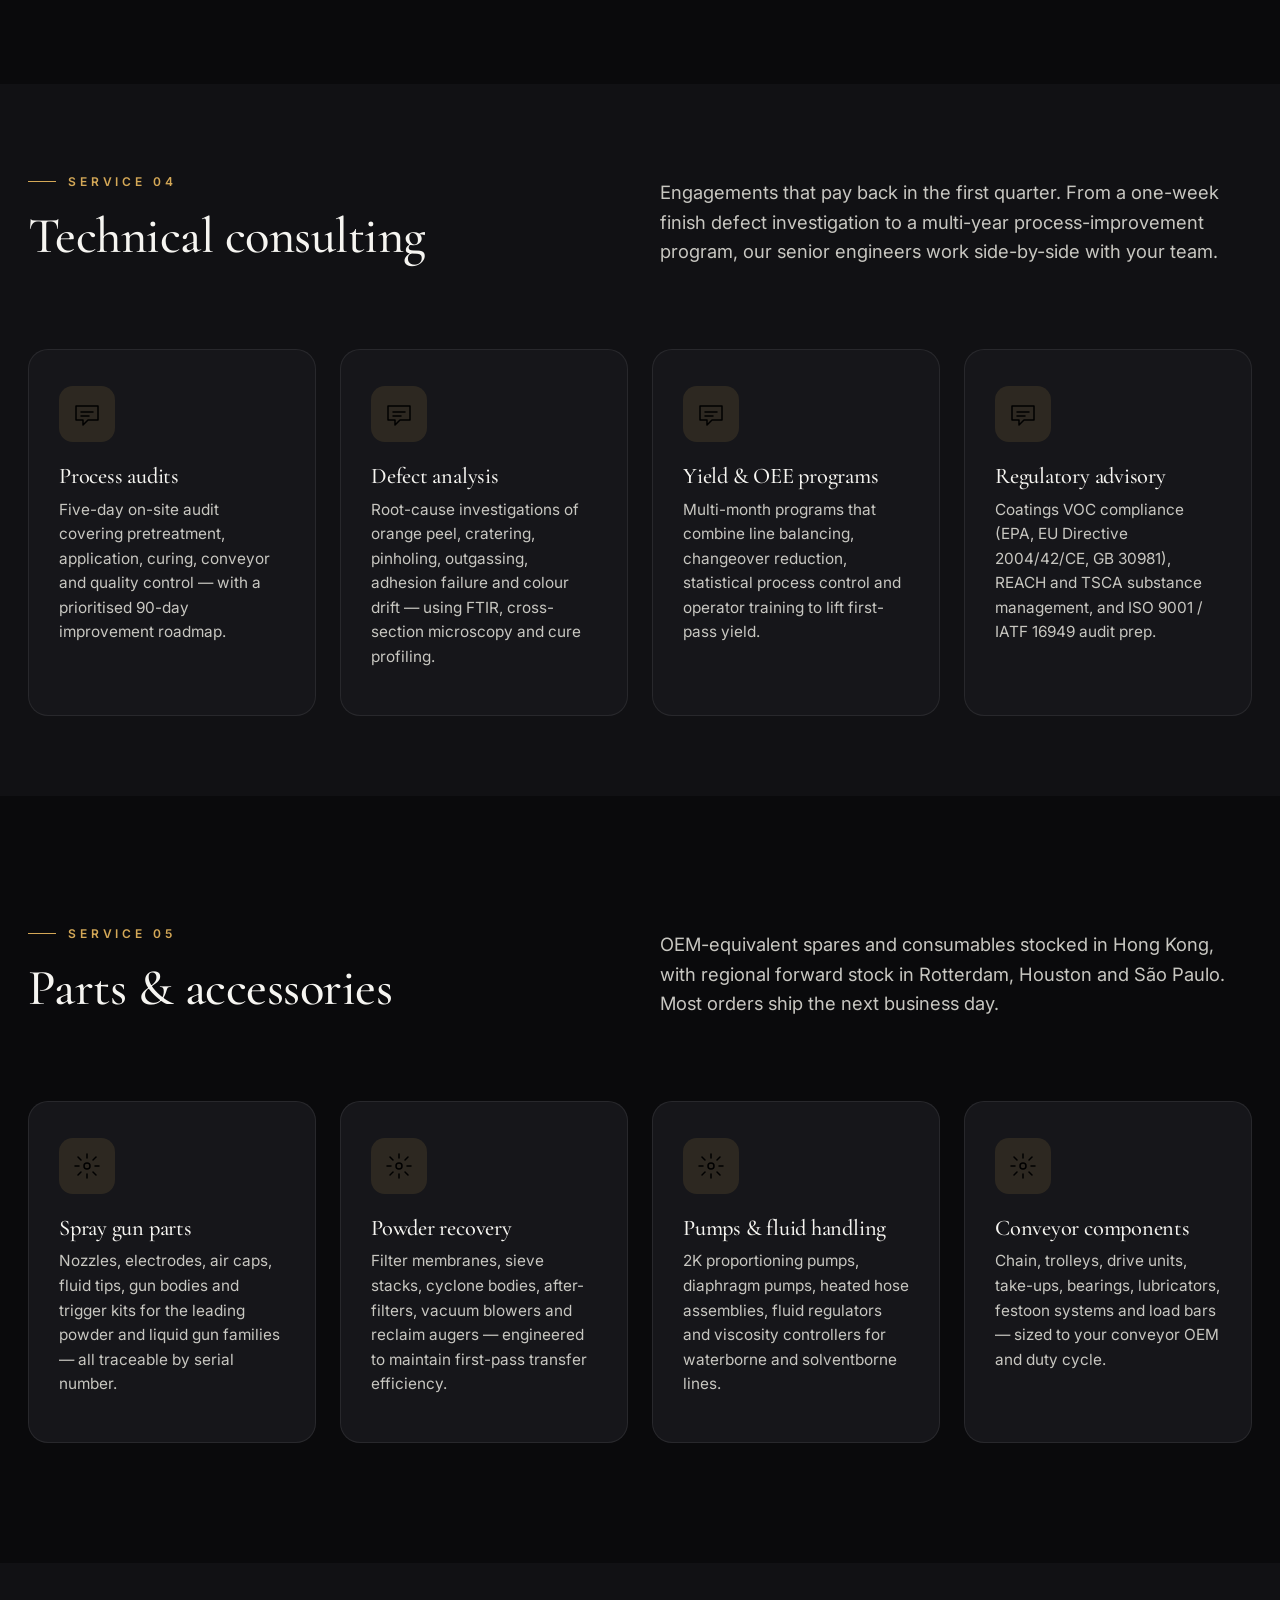
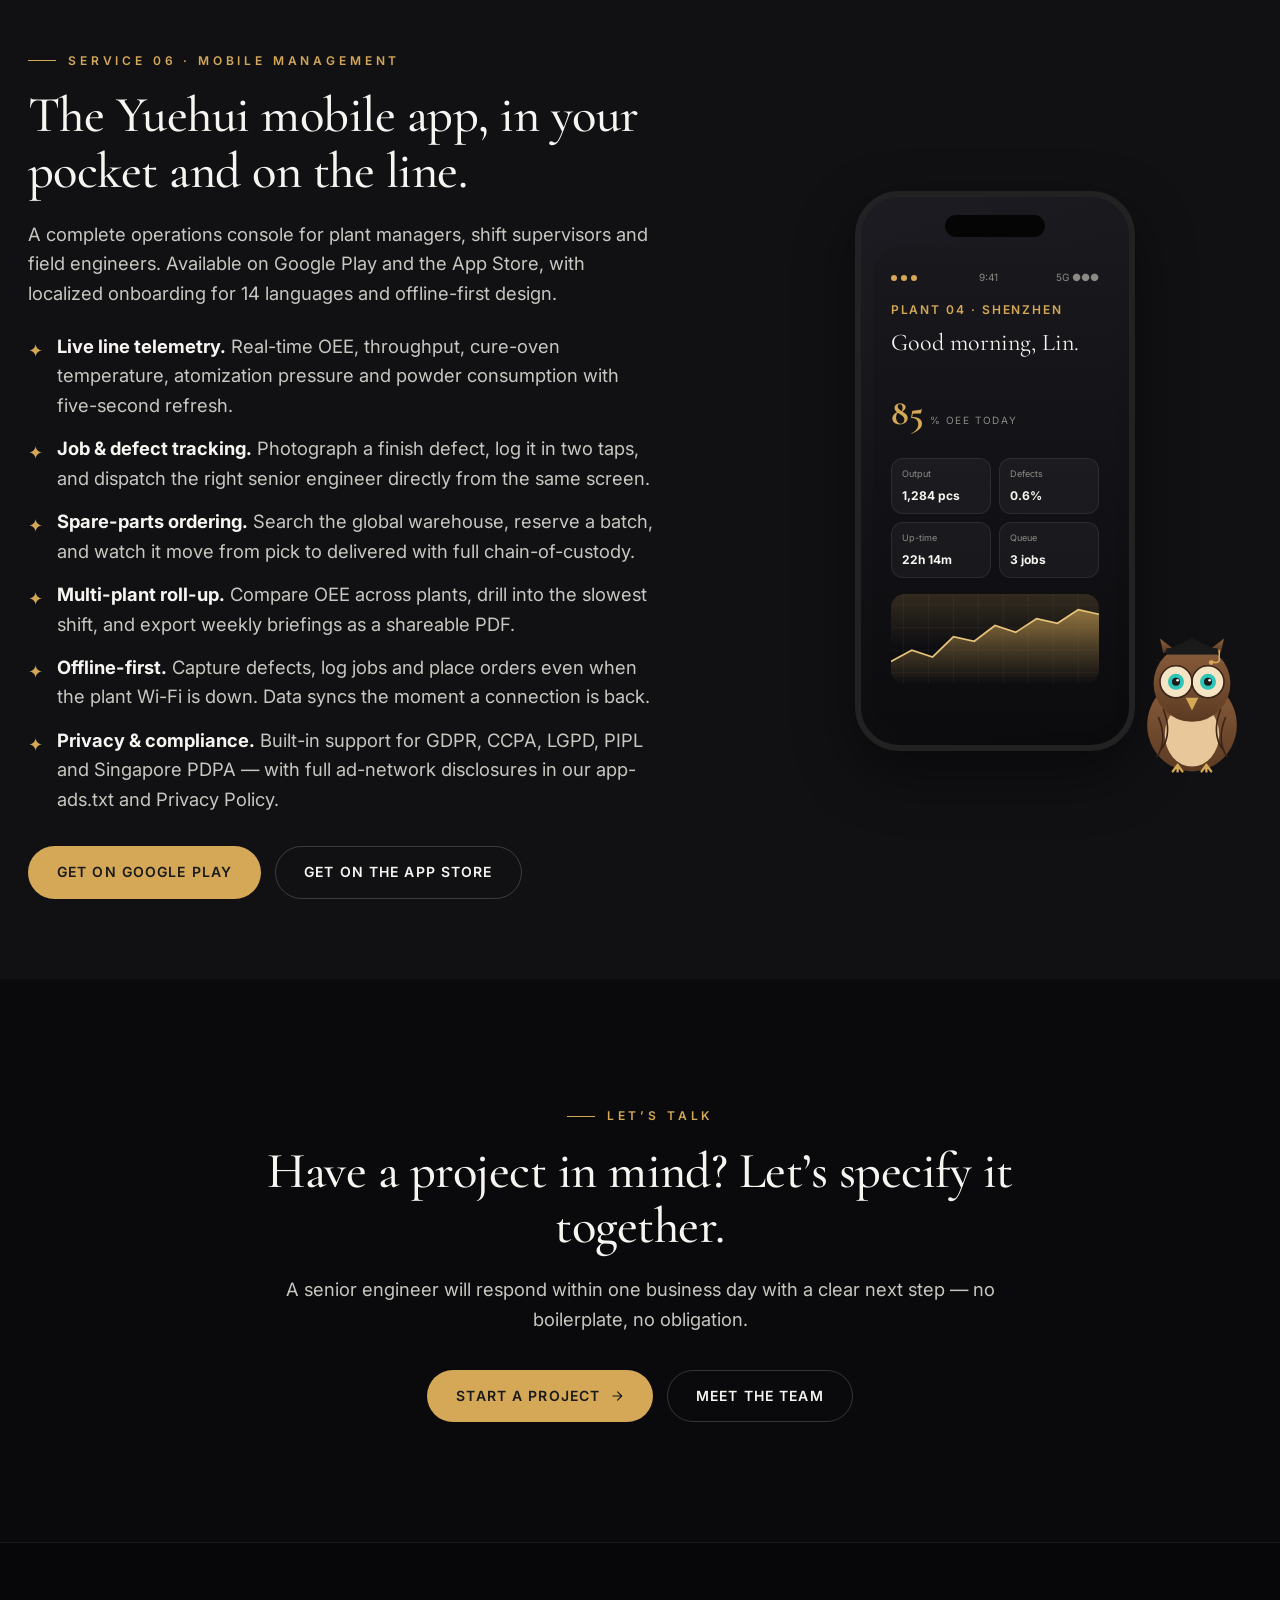
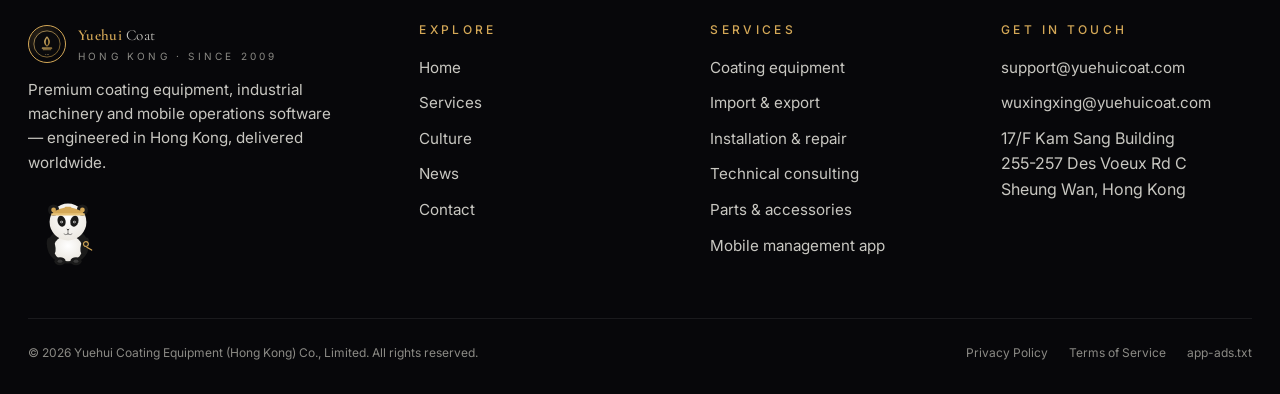
<file: services/index.html>
<!doctype html>
<html lang="en">
<head>
  <meta charset="utf-8">
  <meta name="viewport" content="width=device-width, initial-scale=1, viewport-fit=cover">
  <title>Services — Yuehui Coating Equipment</title>
  <meta name="description" content="Discover the full Yuehui service portfolio: coating equipment, import/export, installation, repair, technical consulting, parts, accessories and the Yuehui mobile management app.">
  <meta name="keywords" content="coating equipment, import export, installation, repair, technical consulting, spare parts, mobile management app, Yuehui services">
  <meta name="robots" content="index, follow, max-image-preview:large">
  <meta name="theme-color" content="#0a0a0c">
  <link rel="canonical" href="https://yuehuicoat.com/services/">
  <link rel="icon" type="image/svg+xml" href="../images/favicon.svg">
  <link rel="apple-touch-icon" href="../images/favicon.svg">

  <meta property="og:type" content="website">
  <meta property="og:title" content="Services — Yuehui Coating Equipment">
  <meta property="og:description" content="A complete coating ecosystem — equipment, expertise and software.">
  <meta property="og:url" content="https://yuehuicoat.com/services/">
  <meta property="og:image" content="https://yuehuicoat.com/images/banners/services-factory.png">
  <meta name="twitter:card" content="summary_large_image">
  <meta name="twitter:title" content="Services — Yuehui Coating Equipment">
  <meta name="twitter:description" content="A complete coating ecosystem — equipment, expertise and software.">
  <meta name="twitter:image" content="https://yuehuicoat.com/images/banners/services-factory.png">

  <link rel="preconnect" href="https://fonts.googleapis.com">
  <link rel="preconnect" href="https://fonts.gstatic.com" crossorigin>
  <link href="https://fonts.googleapis.com/css2?family=Cormorant+Garamond:ital,wght@0,400;0,500;0,600;1,400;1,500&family=Inter:wght@300;400;500;600;700&display=swap" rel="stylesheet">
  <link rel="stylesheet" href="../css/styles.css">

  <script type="application/ld+json">
  {
    "@context": "https://schema.org",
    "@type": "Service",
    "serviceType": "Industrial coating equipment and services",
    "provider": {
      "@type": "Organization",
      "name": "Yuehui Coating Equipment (Hong Kong) Co., Limited",
      "url": "https://yuehuicoat.com/"
    },
    "areaServed": "Worldwide",
    "hasOfferCatalog": {
      "@type": "OfferCatalog",
      "name": "Yuehui service catalog",
      "itemListElement": [
        { "@type": "Offer", "itemOffered": { "@type": "Service", "name": "Coating equipment supply" } },
        { "@type": "Offer", "itemOffered": { "@type": "Service", "name": "Import, export and wholesale" } },
        { "@type": "Offer", "itemOffered": { "@type": "Service", "name": "Installation, repair and maintenance" } },
        { "@type": "Offer", "itemOffered": { "@type": "Service", "name": "Technical consulting" } },
        { "@type": "Offer", "itemOffered": { "@type": "Service", "name": "Parts and accessories" } },
        { "@type": "Offer", "itemOffered": { "@type": "Service", "name": "Mobile management app" } }
      ]
    }
  }
  </script>
</head>
<body>
  <div class="boot" aria-hidden="true"><div class="ring"></div><span>Yuehui Coat · Loading</span></div>

  <header class="site-header" role="banner">
    <div class="container nav">
      <a class="brand" href="../" aria-label="Yuehui Coating Equipment — Home">
        <span class="brand-mark"><img src="../images/logo.svg" alt="" width="28" height="28"></span>
        <span class="brand-name"><strong>Yuehui</strong> Coat<span>Hong Kong · Since 2009</span></span>
      </a>
      <nav aria-label="Primary">
        <ul class="nav-links">
          <li><a href="../">Home</a></li>
          <li><a href="./" class="is-active">Services</a></li>
          <li><a href="../culture/">Culture</a></li>
          <li><a href="../news/">News</a></li>
          <li><a href="../contact/">Contact</a></li>
        </ul>
      </nav>
      <div class="nav-cta">
        <span class="lang-pill">EN · USD</span>
        <a class="btn btn-primary" href="../contact/">Get a Quote<svg class="arrow" width="14" height="14" viewBox="0 0 24 24" fill="none" stroke="currentColor" stroke-width="2" stroke-linecap="round" stroke-linejoin="round" aria-hidden="true"><path d="M5 12h14M13 5l7 7-7 7"/></svg></a>
        <button class="menu-toggle" aria-label="Toggle menu" aria-expanded="false"><span></span></button>
      </div>
    </div>
  </header>

  <main id="main">
    <!-- Page hero -->
    <section class="hero" style="min-height: 60vh; padding-top: calc(var(--header-h) + 40px);" aria-labelledby="page-title">
      <div class="container hero-grid">
        <div class="hero-copy" data-reveal>
          <span class="eyebrow">Our services</span>
          <h1 id="page-title">A complete <span class="accent">coating ecosystem</span> — equipment, expertise and software.</h1>
          <p class="lead">Six tightly integrated practice areas cover everything from procurement and engineering to ongoing operations. Each one is led by senior specialists with decades of production-line experience across Asia, Europe and the Americas.</p>
          <div class="hero-cta">
            <a class="btn btn-primary" href="../contact/">Discuss your project<svg class="arrow" width="14" height="14" viewBox="0 0 24 24" fill="none" stroke="currentColor" stroke-width="2" stroke-linecap="round" stroke-linejoin="round" aria-hidden="true"><path d="M5 12h14M13 5l7 7-7 7"/></svg></a>
            <a class="btn btn-ghost" href="#equipment">See all six</a>
          </div>
        </div>
        <div class="hero-visual" data-reveal="right">
          <img src="../images/banners/services-factory.png" alt="Modern industrial coating facility with robotic paint arms" loading="eager" width="800" height="450">
          <img class="hero-mascot" src="../images/animals/panda.svg" data-mascot alt="Panda engineer waving" width="180" height="180">
        </div>
      </div>
    </section>

    <!-- Equipment -->
    <section class="section" id="equipment" aria-labelledby="equipment-title">
      <div class="container">
        <div class="section-head">
          <div data-reveal>
            <span class="eyebrow">Service 01</span>
            <h2 id="equipment-title">Coating equipment supply</h2>
          </div>
          <p class="lead" data-reveal data-reveal-delay="80">We curate, configure and supply the equipment that makes a finishing line. Every machine is selected for its quality, throughput, energy profile and the maturity of the manufacturer’s service network — then tailored to your substrate, finish spec and target output.</p>
        </div>
        <div class="service-grid">
          <article class="service-card" data-reveal>
            <span class="icon"><img src="../images/icons/equipment.svg" width="32" height="32" alt=""></span>
            <h3>Powder coating lines</h3>
            <p>Complete booths, recovery systems, fluidised-bed powder containers, electrostatic guns, fast-colour-change modules and integrated curing ovens — built for low reject rates and high first-pass yield.</p>
          </article>
          <article class="service-card" data-reveal data-reveal-delay="80">
            <span class="icon"><img src="../images/icons/equipment.svg" width="32" height="32" alt=""></span>
            <h3>Liquid spray systems</h3>
            <p>Airless, air-assisted airless, HVLP and electrostatic liquid systems for solvent and waterborne paints — with heated hose technology, plural-component proportioners and closed-loop viscosity control.</p>
          </article>
          <article class="service-card" data-reveal data-reveal-delay="160">
            <span class="icon"><img src="../images/icons/equipment.svg" width="32" height="32" alt=""></span>
            <h3>Pretreatment &amp; drying</h3>
            <p>Multi-stage iron phosphate, zirconium and nano-ceramic pretreatment, with closed-loop rinsing, deionised-water make-up and energy-recovery drying tunnels.</p>
          </article>
          <article class="service-card" data-reveal data-reveal-delay="240">
            <span class="icon"><img src="../images/icons/equipment.svg" width="32" height="32" alt=""></span>
            <h3>Conveyors &amp; automation</h3>
            <p>Power-and-free, overhead monorail, belt and skid conveyors, indexing tables and robotic applicators — engineered in CAD and balanced to your cycle time.</p>
          </article>
        </div>
      </div>
    </section>

    <!-- Trade -->
    <section class="section section-tight" id="trade" aria-labelledby="trade-title" style="background: var(--color-bg-soft);">
      <div class="container">
        <div class="section-head">
          <div data-reveal>
            <span class="eyebrow">Service 02</span>
            <h2 id="trade-title">Import, export &amp; wholesale</h2>
          </div>
          <p class="lead" data-reveal data-reveal-delay="80">A full-service cross-border trade desk for OEMs, distributors and end users. We handle documentation, customs, freight and last-mile delivery to more than 60 countries.</p>
        </div>
        <div class="service-grid">
          <article class="service-card" data-reveal>
            <span class="icon"><img src="../images/icons/globe.svg" width="32" height="32" alt=""></span>
            <h3>OEM distribution</h3>
            <p>Authorised distributor relationships with leading Asian and European manufacturers of coating equipment, industrial machinery and accessories — with full warranty and aftermarket coverage.</p>
          </article>
          <article class="service-card" data-reveal data-reveal-delay="80">
            <span class="icon"><img src="../images/icons/globe.svg" width="32" height="32" alt=""></span>
            <h3>Customs &amp; compliance</h3>
            <p>HS code classification, certificates of origin, EUR.1, ATIGA, RCEP, US Customs bonds, REACH and TSCA declarations, plus dual-use export licensing where required.</p>
          </article>
          <article class="service-card" data-reveal data-reveal-delay="160">
            <span class="icon"><img src="../images/icons/globe.svg" width="32" height="32" alt=""></span>
            <h3>Freight &amp; Incoterms</h3>
            <p>EXW, FOB, CIF, DAP and DDP movements across sea, air and road — with marine insurance, container loading supervision and milestone tracking in our app.</p>
          </article>
          <article class="service-card" data-reveal data-reveal-delay="240">
            <span class="icon"><img src="../images/icons/globe.svg" width="32" height="32" alt=""></span>
            <h3>Bulk supply &amp; wholesale</h3>
            <p>Recurring supply contracts for distributors, with vendor-managed inventory, forecast sharing and price-locked annual frameworks.</p>
          </article>
        </div>
      </div>
    </section>

    <!-- Service / install -->
    <section class="section" id="service" aria-labelledby="service-title">
      <div class="container">
        <div class="section-head">
          <div data-reveal>
            <span class="eyebrow">Service 03</span>
            <h2 id="service-title">Installation, repair &amp; maintenance</h2>
          </div>
          <p class="lead" data-reveal data-reveal-delay="80">Multilingual field engineers deliver mechanical installation, electrical wiring, pneumatic plumbing, PLC commissioning, line balancing, scheduled preventive maintenance and 24/7 emergency repair.</p>
        </div>
        <div class="service-grid">
          <article class="service-card" data-reveal>
            <span class="icon"><img src="../images/icons/wrench.svg" width="32" height="32" alt=""></span>
            <h3>On-site installation</h3>
            <p>Mechanical rigging, alignment, levelling, electrical and pneumatic install, PLC programming and full line commissioning with documented SAT sign-off.</p>
          </article>
          <article class="service-card" data-reveal data-reveal-delay="80">
            <span class="icon"><img src="../images/icons/wrench.svg" width="32" height="32" alt=""></span>
            <h3>Preventive maintenance</h3>
            <p>Scheduled visits, condition-based replacement of wear parts, calibration of gauges and sensors, and full digital service reports archived in our mobile app.</p>
          </article>
          <article class="service-card" data-reveal data-reveal-delay="160">
            <span class="icon"><img src="../images/icons/wrench.svg" width="32" height="32" alt=""></span>
            <h3>24/7 emergency repair</h3>
            <p>Hotline answered by a senior engineer in under three rings, with regional spares depots in Hong Kong, Rotterdam, Houston and São Paulo for rapid response.</p>
          </article>
          <article class="service-card" data-reveal data-reveal-delay="240">
            <span class="icon"><img src="../images/icons/wrench.svg" width="32" height="32" alt=""></span>
            <h3>Relocation &amp; refurbishment</h3>
            <p>Dismantle, refurbish, transport and recommission of used coating lines — including laser alignment, conveyor re-tensioning and full PLC migration.</p>
          </article>
        </div>
      </div>
    </section>

    <!-- Consulting -->
    <section class="section section-tight" id="consulting" aria-labelledby="consulting-title" style="background: var(--color-bg-soft);">
      <div class="container">
        <div class="section-head">
          <div data-reveal>
            <span class="eyebrow">Service 04</span>
            <h2 id="consulting-title">Technical consulting</h2>
          </div>
          <p class="lead" data-reveal data-reveal-delay="80">Engagements that pay back in the first quarter. From a one-week finish defect investigation to a multi-year process-improvement program, our senior engineers work side-by-side with your team.</p>
        </div>
        <div class="service-grid">
          <article class="service-card" data-reveal>
            <span class="icon"><img src="../images/icons/consult.svg" width="32" height="32" alt=""></span>
            <h3>Process audits</h3>
            <p>Five-day on-site audit covering pretreatment, application, curing, conveyor and quality control — with a prioritised 90-day improvement roadmap.</p>
          </article>
          <article class="service-card" data-reveal data-reveal-delay="80">
            <span class="icon"><img src="../images/icons/consult.svg" width="32" height="32" alt=""></span>
            <h3>Defect analysis</h3>
            <p>Root-cause investigations of orange peel, cratering, pinholing, outgassing, adhesion failure and colour drift — using FTIR, cross-section microscopy and cure profiling.</p>
          </article>
          <article class="service-card" data-reveal data-reveal-delay="160">
            <span class="icon"><img src="../images/icons/consult.svg" width="32" height="32" alt=""></span>
            <h3>Yield &amp; OEE programs</h3>
            <p>Multi-month programs that combine line balancing, changeover reduction, statistical process control and operator training to lift first-pass yield.</p>
          </article>
          <article class="service-card" data-reveal data-reveal-delay="240">
            <span class="icon"><img src="../images/icons/consult.svg" width="32" height="32" alt=""></span>
            <h3>Regulatory advisory</h3>
            <p>Coatings VOC compliance (EPA, EU Directive 2004/42/CE, GB 30981), REACH and TSCA substance management, and ISO 9001 / IATF 16949 audit prep.</p>
          </article>
        </div>
      </div>
    </section>

    <!-- Parts -->
    <section class="section" id="parts" aria-labelledby="parts-title">
      <div class="container">
        <div class="section-head">
          <div data-reveal>
            <span class="eyebrow">Service 05</span>
            <h2 id="parts-title">Parts &amp; accessories</h2>
          </div>
          <p class="lead" data-reveal data-reveal-delay="80">OEM-equivalent spares and consumables stocked in Hong Kong, with regional forward stock in Rotterdam, Houston and São Paulo. Most orders ship the next business day.</p>
        </div>
        <div class="service-grid">
          <article class="service-card" data-reveal>
            <span class="icon"><img src="../images/icons/parts.svg" width="32" height="32" alt=""></span>
            <h3>Spray gun parts</h3>
            <p>Nozzles, electrodes, air caps, fluid tips, gun bodies and trigger kits for the leading powder and liquid gun families — all traceable by serial number.</p>
          </article>
          <article class="service-card" data-reveal data-reveal-delay="80">
            <span class="icon"><img src="../images/icons/parts.svg" width="32" height="32" alt=""></span>
            <h3>Powder recovery</h3>
            <p>Filter membranes, sieve stacks, cyclone bodies, after-filters, vacuum blowers and reclaim augers — engineered to maintain first-pass transfer efficiency.</p>
          </article>
          <article class="service-card" data-reveal data-reveal-delay="160">
            <span class="icon"><img src="../images/icons/parts.svg" width="32" height="32" alt=""></span>
            <h3>Pumps &amp; fluid handling</h3>
            <p>2K proportioning pumps, diaphragm pumps, heated hose assemblies, fluid regulators and viscosity controllers for waterborne and solventborne lines.</p>
          </article>
          <article class="service-card" data-reveal data-reveal-delay="240">
            <span class="icon"><img src="../images/icons/parts.svg" width="32" height="32" alt=""></span>
            <h3>Conveyor components</h3>
            <p>Chain, trolleys, drive units, take-ups, bearings, lubricators, festoon systems and load bars — sized to your conveyor OEM and duty cycle.</p>
          </article>
        </div>
      </div>
    </section>

    <!-- App -->
    <section class="section section-tight" id="app" aria-labelledby="app-feature-title" style="background: var(--color-bg-soft);">
      <div class="container">
        <div class="app-feature">
          <div data-reveal="left">
            <span class="eyebrow">Service 06 · Mobile management</span>
            <h2 id="app-feature-title">The Yuehui mobile app, in your pocket and on the line.</h2>
            <p class="lead" style="margin-bottom:24px;">A complete operations console for plant managers, shift supervisors and field engineers. Available on Google Play and the App Store, with localized onboarding for 14 languages and offline-first design.</p>
            <ul class="lead" style="list-style:none;padding:0;display:grid;gap:14px;">
              <li style="display:flex;gap:14px;align-items:flex-start;">
                <span style="color:var(--color-gold);flex:0 0 auto;margin-top:4px;">✦</span>
                <span><strong style="color:var(--color-text);">Live line telemetry.</strong> Real-time OEE, throughput, cure-oven temperature, atomization pressure and powder consumption with five-second refresh.</span>
              </li>
              <li style="display:flex;gap:14px;align-items:flex-start;">
                <span style="color:var(--color-gold);flex:0 0 auto;margin-top:4px;">✦</span>
                <span><strong style="color:var(--color-text);">Job &amp; defect tracking.</strong> Photograph a finish defect, log it in two taps, and dispatch the right senior engineer directly from the same screen.</span>
              </li>
              <li style="display:flex;gap:14px;align-items:flex-start;">
                <span style="color:var(--color-gold);flex:0 0 auto;margin-top:4px;">✦</span>
                <span><strong style="color:var(--color-text);">Spare-parts ordering.</strong> Search the global warehouse, reserve a batch, and watch it move from pick to delivered with full chain-of-custody.</span>
              </li>
              <li style="display:flex;gap:14px;align-items:flex-start;">
                <span style="color:var(--color-gold);flex:0 0 auto;margin-top:4px;">✦</span>
                <span><strong style="color:var(--color-text);">Multi-plant roll-up.</strong> Compare OEE across plants, drill into the slowest shift, and export weekly briefings as a shareable PDF.</span>
              </li>
              <li style="display:flex;gap:14px;align-items:flex-start;">
                <span style="color:var(--color-gold);flex:0 0 auto;margin-top:4px;">✦</span>
                <span><strong style="color:var(--color-text);">Offline-first.</strong> Capture defects, log jobs and place orders even when the plant Wi-Fi is down. Data syncs the moment a connection is back.</span>
              </li>
              <li style="display:flex;gap:14px;align-items:flex-start;">
                <span style="color:var(--color-gold);flex:0 0 auto;margin-top:4px;">✦</span>
                <span><strong style="color:var(--color-text);">Privacy &amp; compliance.</strong> Built-in support for GDPR, CCPA, LGPD, PIPL and Singapore PDPA — with full ad-network disclosures in our app-ads.txt and Privacy Policy.</span>
              </li>
            </ul>
            <div style="display:flex;gap:14px;margin-top:32px;flex-wrap:wrap;">
              <a class="btn btn-primary" href="https://play.google.com/store" rel="noopener noreferrer" target="_blank">Get on Google Play</a>
              <a class="btn btn-ghost" href="https://www.apple.com/app-store/" rel="noopener noreferrer" target="_blank">Get on the App Store</a>
            </div>
          </div>
          <div class="app-mockup" data-reveal="right">
            <div class="phone" role="img" aria-label="Yuehui mobile management app dashboard mockup">
              <div class="screen">
                <div class="screen-bar">
                  <div class="dots"><span></span><span></span><span></span></div>
                  <span>9:41</span>
                  <span>5G ●●●</span>
                </div>
                <h4>Plant 04 · Shenzhen</h4>
                <p class="greet">Good morning, Lin.</p>
                <div class="metric"><strong data-counter="94" data-counter-decimals="0">0</strong><span>% OEE today</span></div>
                <div class="row">
                  <div><span>Output</span><strong>1,284 pcs</strong></div>
                  <div><span>Defects</span><strong>0.6%</strong></div>
                </div>
                <div class="row">
                  <div><span>Up-time</span><strong>22h 14m</strong></div>
                  <div><span>Queue</span><strong>3 jobs</strong></div>
                </div>
                <div class="chart">
                  <svg viewBox="0 0 200 80" preserveAspectRatio="none" aria-hidden="true">
                    <defs>
                      <linearGradient id="line" x1="0" y1="0" x2="0" y2="1">
                        <stop offset="0%" stop-color="#d4a857" stop-opacity="0.6"/>
                        <stop offset="100%" stop-color="#d4a857" stop-opacity="0"/>
                      </linearGradient>
                    </defs>
                    <path d="M0 60 L 20 50 L 40 56 L 60 38 L 80 42 L 100 28 L 120 34 L 140 22 L 160 26 L 180 14 L 200 18 L 200 80 L 0 80 Z" fill="url(#line)"/>
                    <path d="M0 60 L 20 50 L 40 56 L 60 38 L 80 42 L 100 28 L 120 34 L 140 22 L 160 26 L 180 14 L 200 18" fill="none" stroke="#e8c47a" stroke-width="1.5"/>
                  </svg>
                </div>
              </div>
            </div>
            <img class="pet" src="../images/animals/owl.svg" alt="" width="160" height="160" aria-hidden="true">
          </div>
        </div>
      </div>
    </section>

    <!-- CTA -->
    <section class="section" aria-labelledby="cta-title">
      <div class="container">
        <div data-reveal style="text-align:center; max-width: 760px; margin: 0 auto;">
          <span class="eyebrow">Let’s talk</span>
          <h2 id="cta-title">Have a project in mind? Let’s specify it together.</h2>
          <p class="lead" style="margin: 0 auto 36px;">A senior engineer will respond within one business day with a clear next step — no boilerplate, no obligation.</p>
          <div style="display:flex;gap:14px;justify-content:center;flex-wrap:wrap;">
            <a class="btn btn-primary" href="../contact/">Start a project<svg width="14" height="14" viewBox="0 0 24 24" fill="none" stroke="currentColor" stroke-width="2" stroke-linecap="round" stroke-linejoin="round" aria-hidden="true"><path d="M5 12h14M13 5l7 7-7 7"/></svg></a>
            <a class="btn btn-ghost" href="../culture/">Meet the team</a>
          </div>
        </div>
      </div>
    </section>
  </main>

  <footer class="site-footer" role="contentinfo">
    <div class="container">
      <div class="footer-grid">
        <div class="footer-brand">
          <a class="brand" href="../" aria-label="Yuehui Coating Equipment — Home">
            <span class="brand-mark"><img src="../images/logo.svg" alt="" width="28" height="28"></span>
            <span class="brand-name"><strong>Yuehui</strong> Coat<span>Hong Kong · Since 2009</span></span>
          </a>
          <p>Premium coating equipment, industrial machinery and mobile operations software — engineered in Hong Kong, delivered worldwide.</p>
          <img class="footer-animal" src="../images/animals/panda.svg" alt="" width="80" height="80" aria-hidden="true">
        </div>
        <div>
          <h4>Explore</h4>
          <ul>
            <li><a href="../">Home</a></li>
            <li><a href="./">Services</a></li>
            <li><a href="../culture/">Culture</a></li>
            <li><a href="../news/">News</a></li>
            <li><a href="../contact/">Contact</a></li>
          </ul>
        </div>
        <div>
          <h4>Services</h4>
          <ul>
            <li><a href="#equipment">Coating equipment</a></li>
            <li><a href="#trade">Import &amp; export</a></li>
            <li><a href="#service">Installation &amp; repair</a></li>
            <li><a href="#consulting">Technical consulting</a></li>
            <li><a href="#parts">Parts &amp; accessories</a></li>
            <li><a href="#app">Mobile management app</a></li>
          </ul>
        </div>
        <div>
          <h4>Get in touch</h4>
          <ul>
            <li><a href="mailto:support@yuehuicoat.com">support@yuehuicoat.com</a></li>
            <li><a href="mailto:wuxingxing@yuehuicoat.com">wuxingxing@yuehuicoat.com</a></li>
            <li>17/F Kam Sang Building<br>255-257 Des Voeux Rd C<br>Sheung Wan, Hong Kong</li>
          </ul>
        </div>
      </div>
      <div class="footer-legal">
        <span>© <span data-year>2026</span> Yuehui Coating Equipment (Hong Kong) Co., Limited. All rights reserved.</span>
        <span>
          <a href="../legal/privacy/">Privacy Policy</a>
          <a href="../legal/terms/">Terms of Service</a>
          <a href="../app-ads.txt">app-ads.txt</a>
        </span>
      </div>
    </div>
  </footer>

  <aside class="cookie-banner" data-cookie-banner role="region" aria-label="Privacy notice">
    <p>We use cookies and similar technologies to operate this website, measure performance and personalize content. See our <a href="../legal/privacy/" style="color:var(--color-gold-bright);border-bottom:1px solid currentColor;">Privacy Policy</a> for details.</p>
    <div class="actions">
      <button class="btn btn-ghost" data-cookie-action="reject">Reject</button>
      <button class="btn btn-primary" data-cookie-action="accept">Accept</button>
    </div>
  </aside>

  <script src="../js/app.js" defer></script>
</body>
</html>
</file>
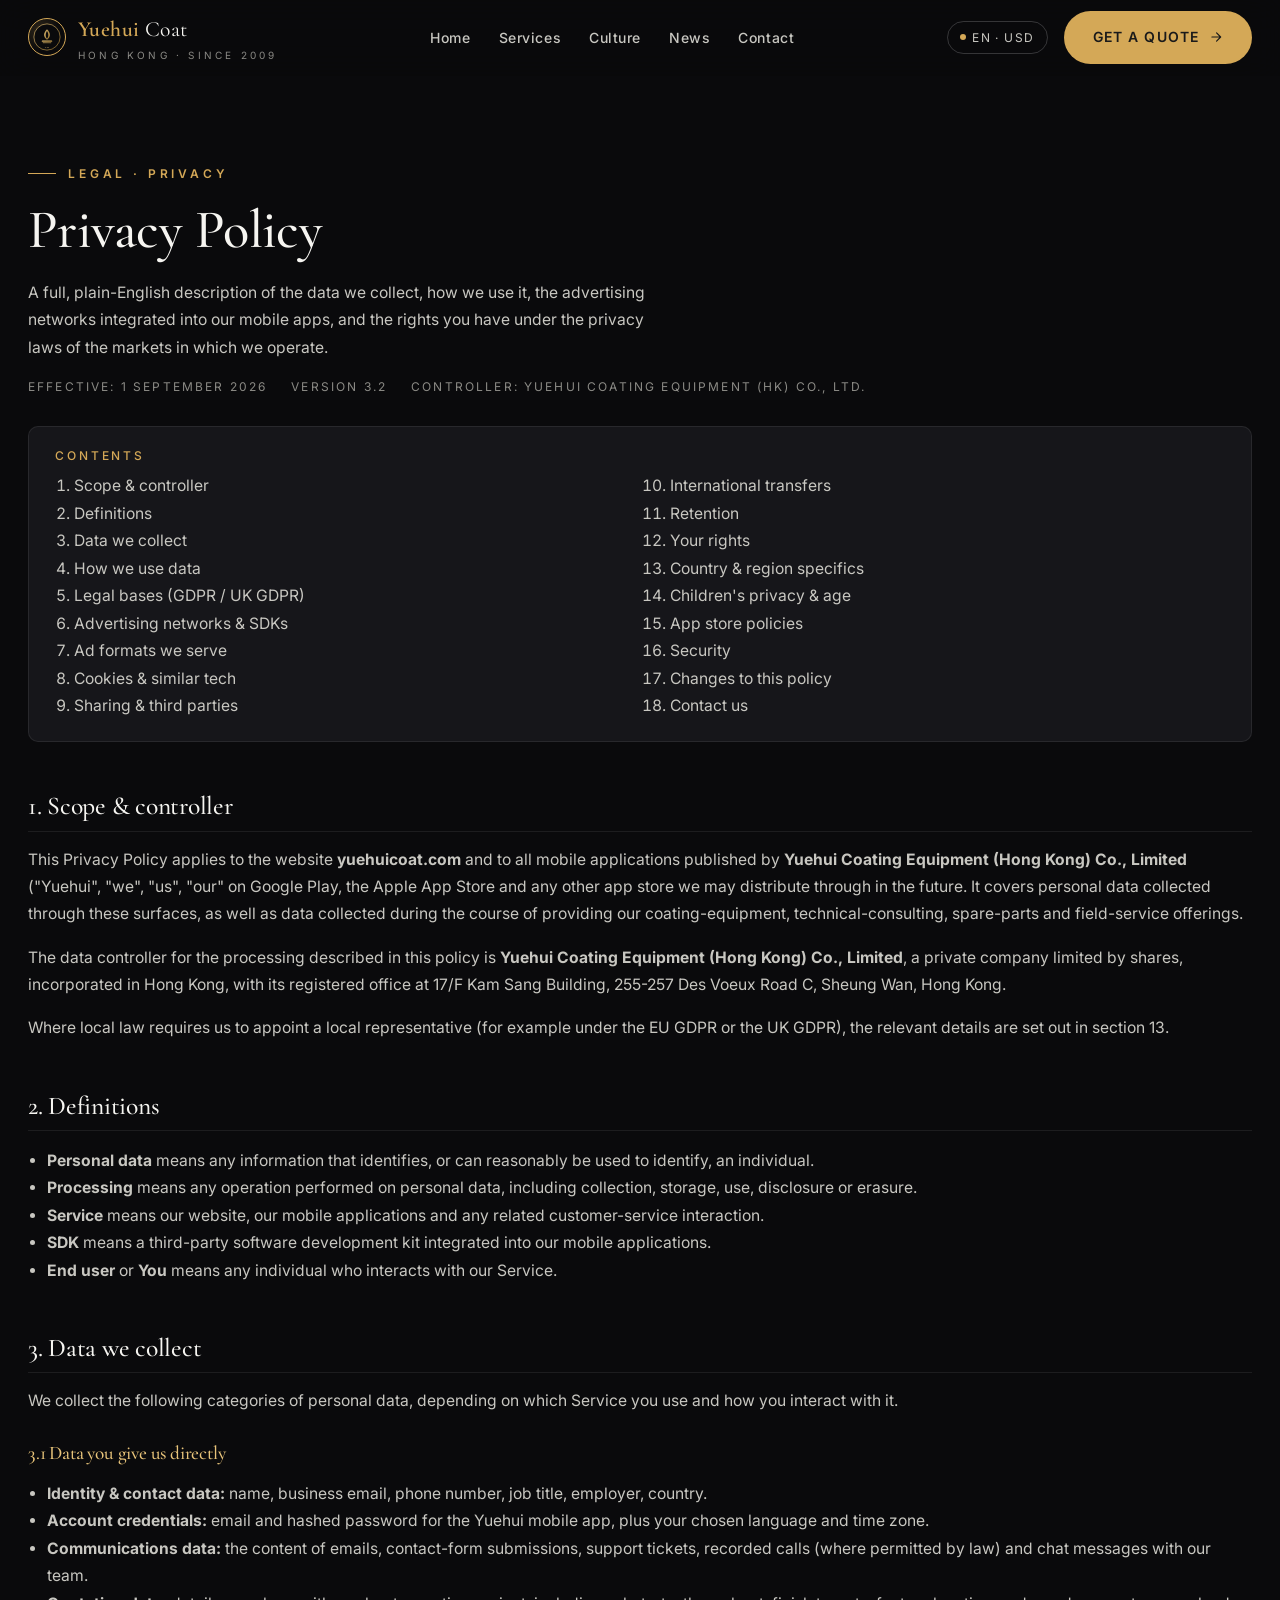
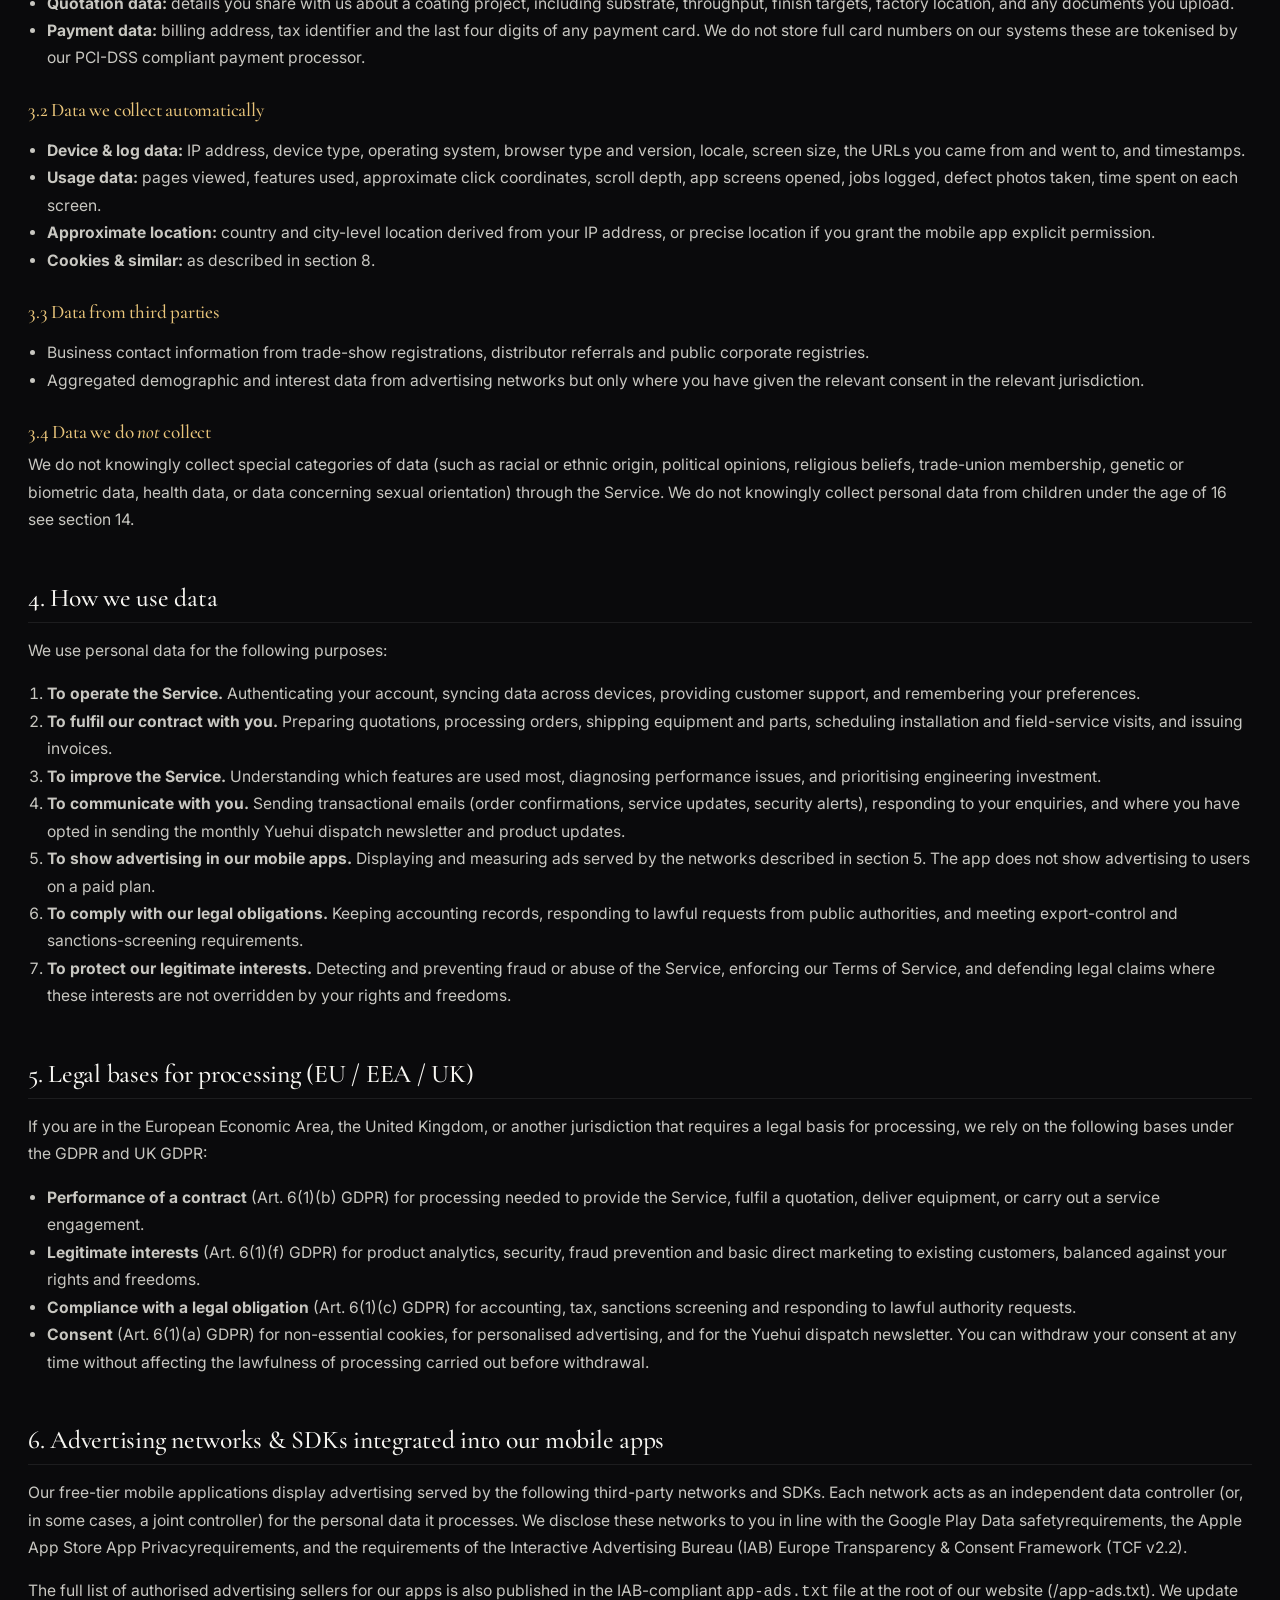
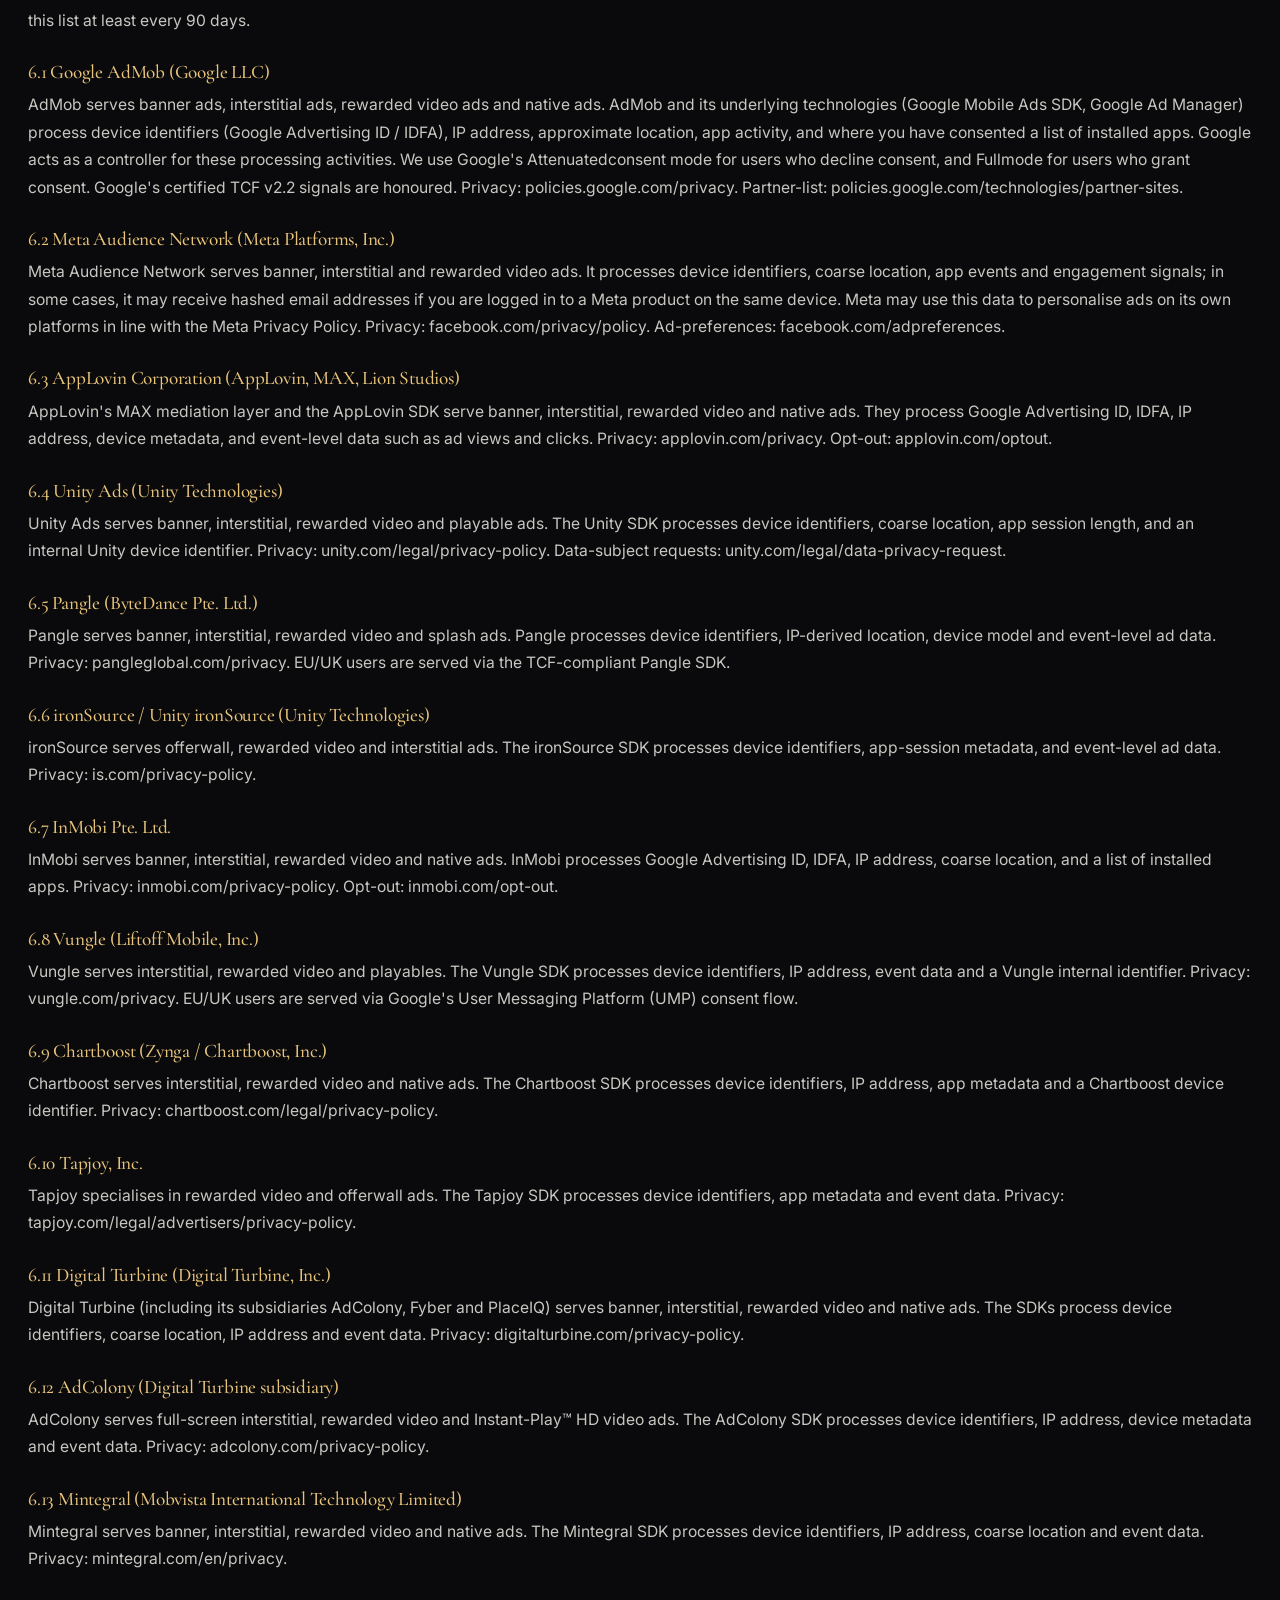
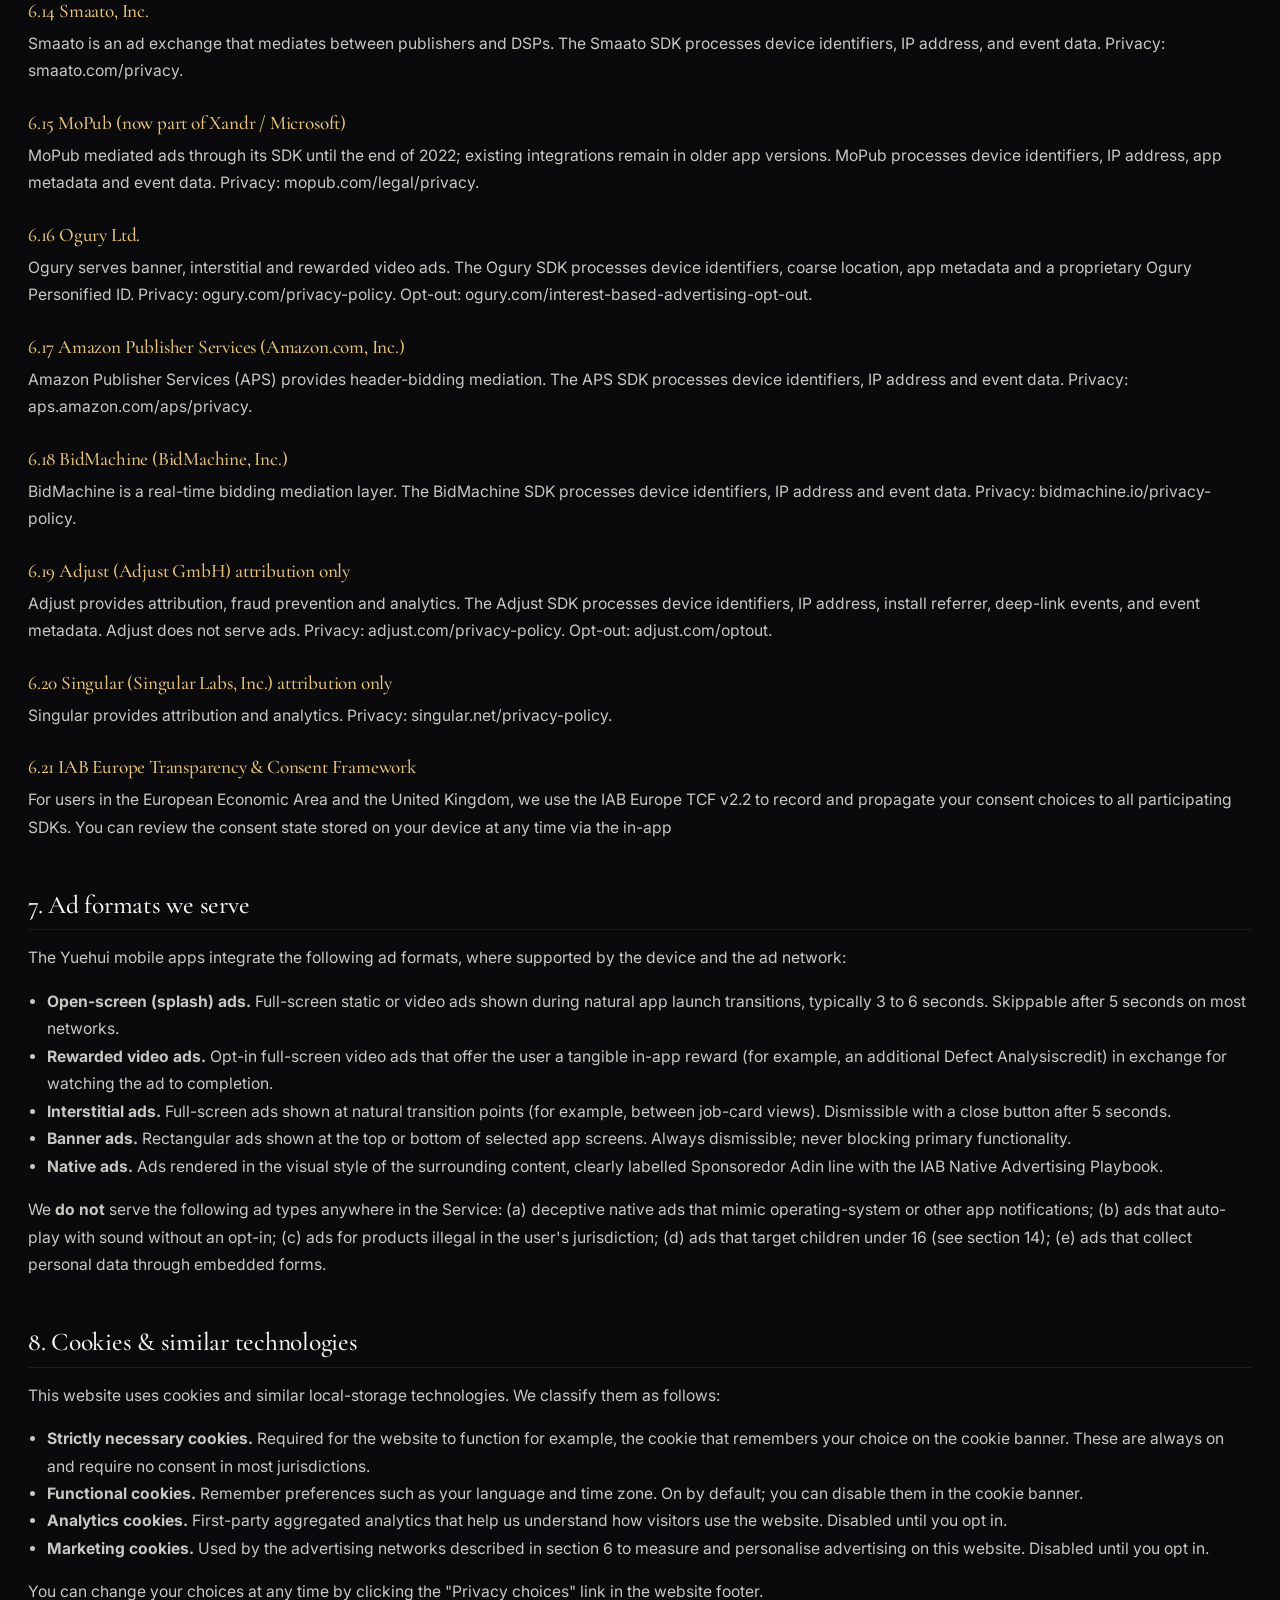
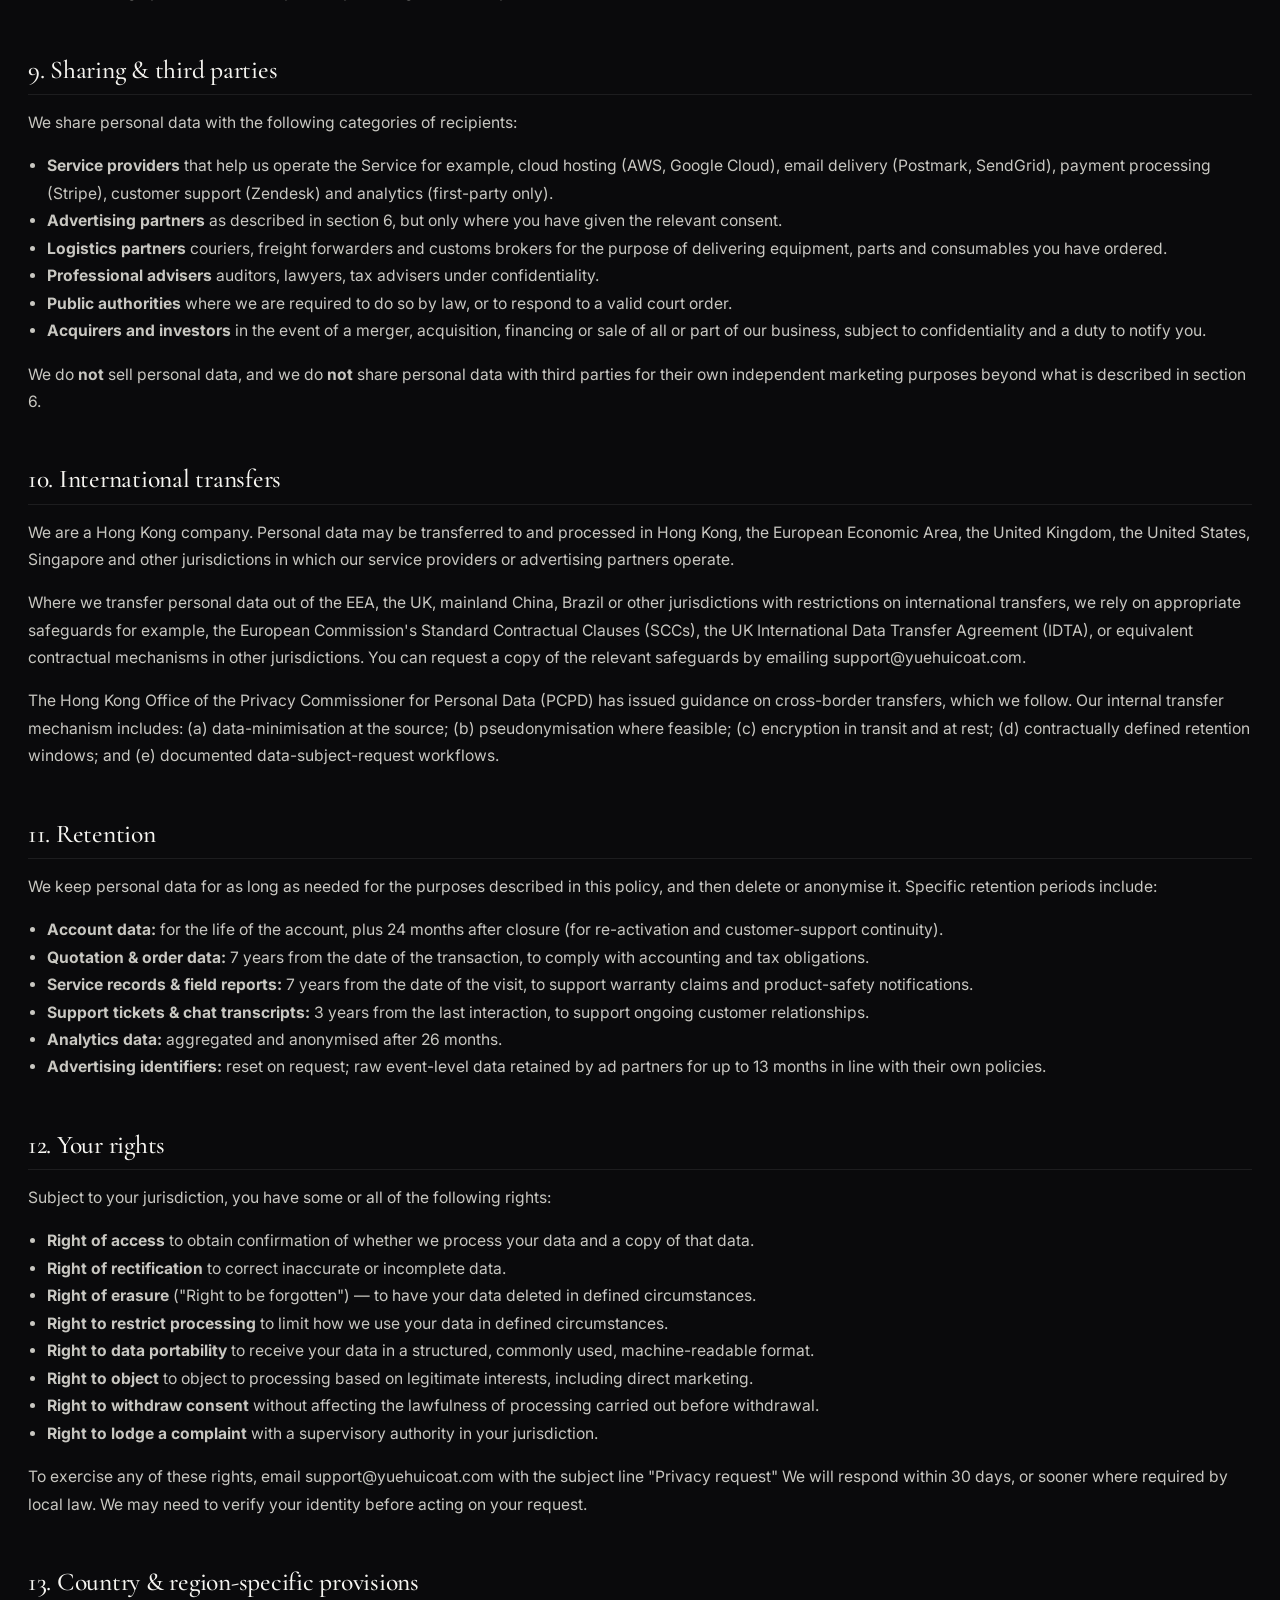
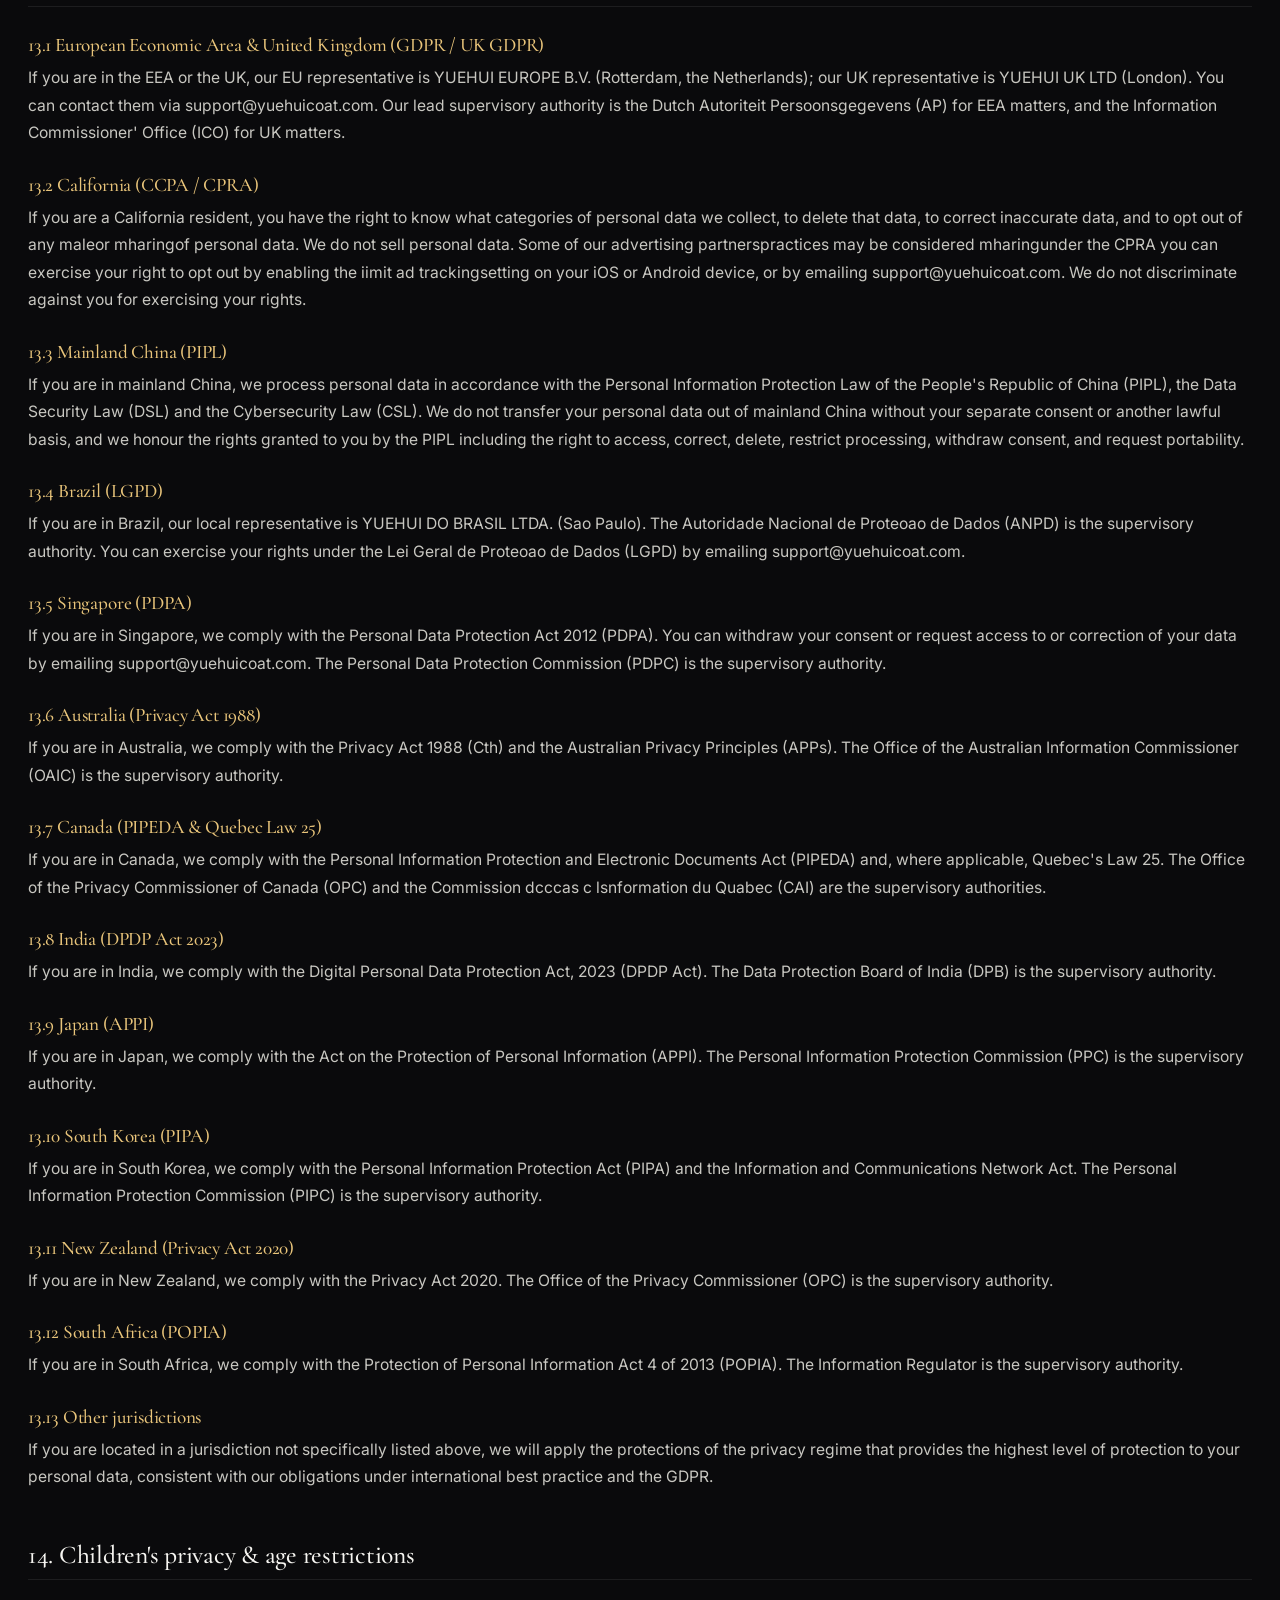
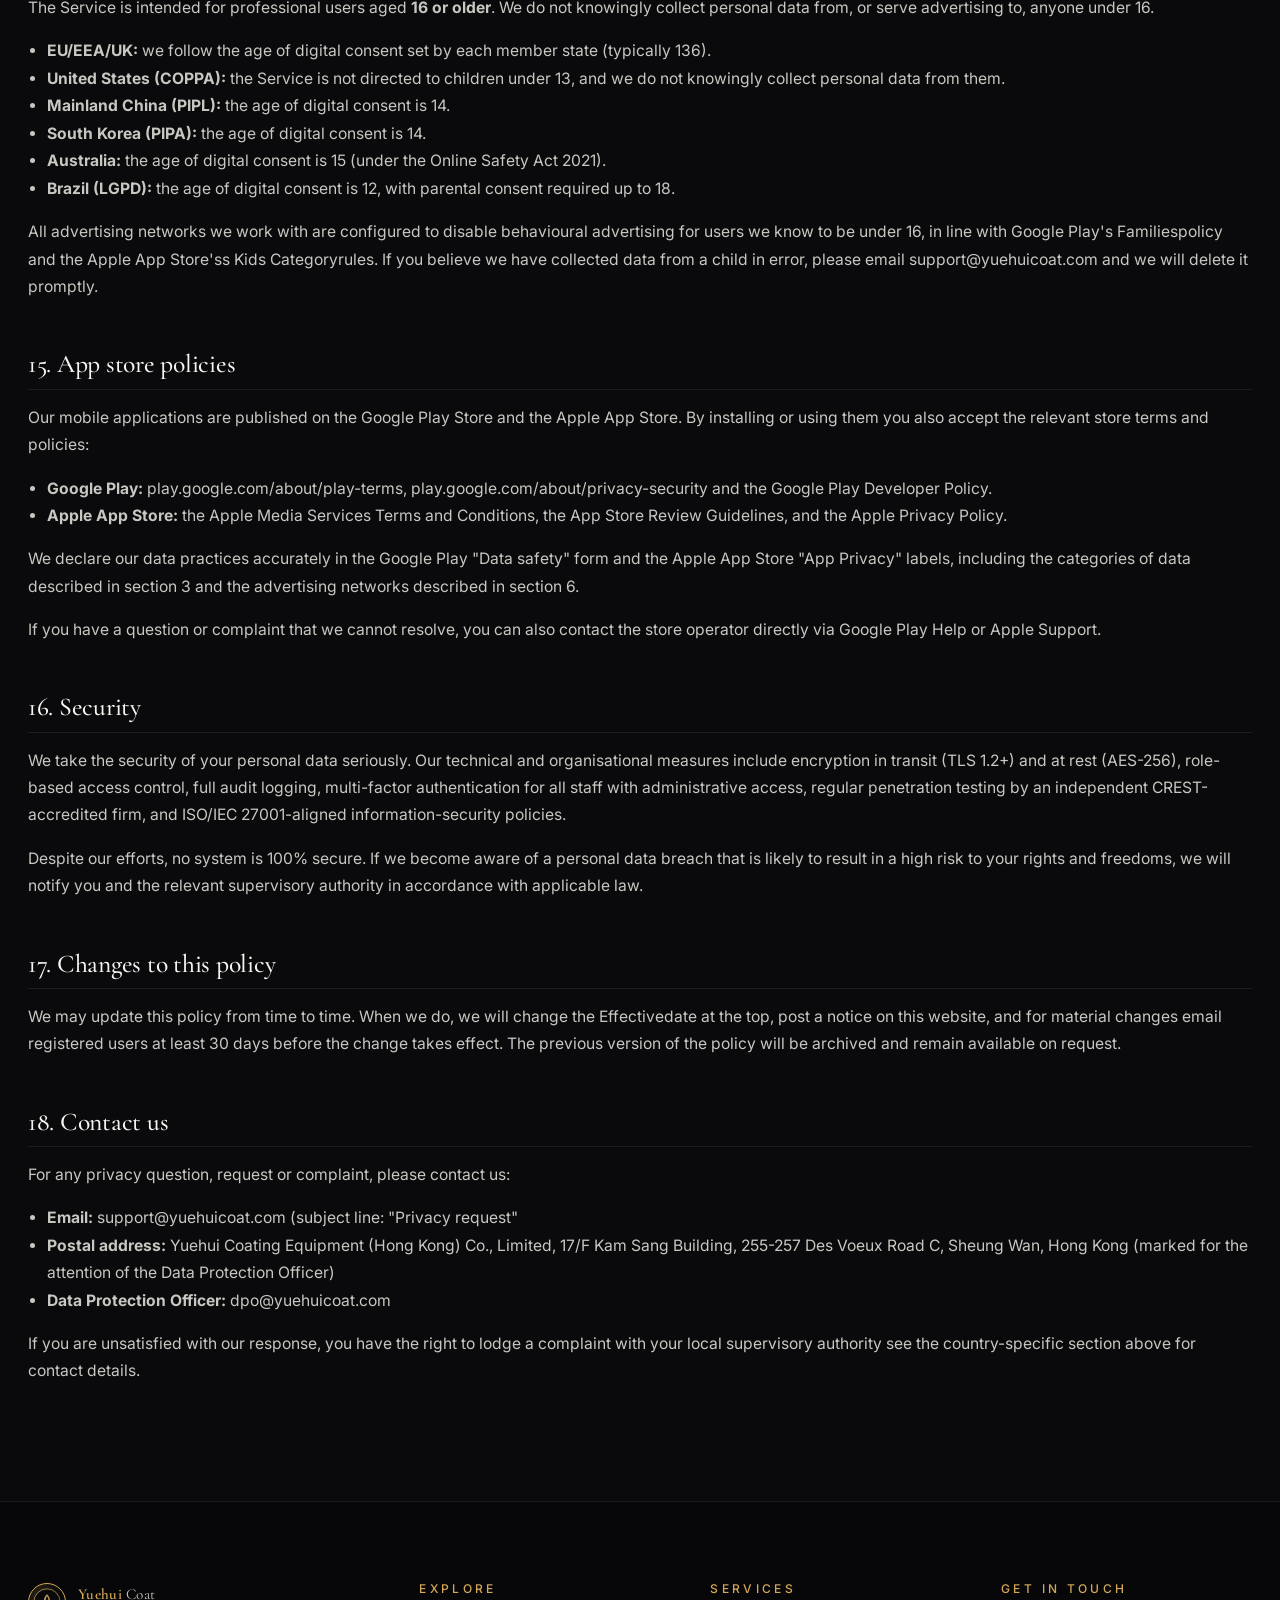
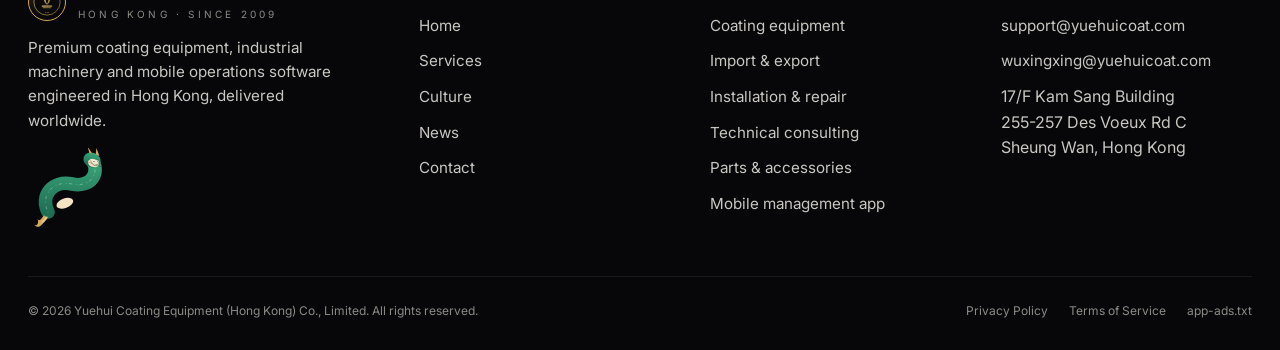
<file: legal/privacy/index.html>
<!doctype html>
<html lang="en">
<head>
  <meta charset="utf-8">
  <meta name="viewport" content="width=device-width, initial-scale=1, viewport-fit=cover">
  <title>Privacy Policy — Yuehui Coating Equipment (Hong Kong) Co., Limited</title>
  <meta name="description" content="The full privacy policy of Yuehui Coating Equipment (Hong Kong) Co., Limited. Covers data we collect, how we use it, advertising networks (Google AdMob, Meta Audience Network, AppLovin, Unity Ads, Pangle, InMobi, Vungle, Chartboost, Tapjoy, ironSource, Mintegral, Smaato, AdColony, MoPub, Ogury, Amazon Publisher Services, Digital Turbine and BidMachine) integrated into our mobile apps, cookies, your rights under GDPR, CCPA/CPRA, UK GDPR, PIPL, LGPD, Singapore PDPA, Australia Privacy Act, Canada PIPEDA and India's DPDP Act, age restrictions, app-store policies and how to contact us.">
  <meta name="robots" content="index, follow, max-snippet:-1, max-image-preview:large">
  <meta name="theme-color" content="#0a0a0c">
  <link rel="canonical" href="https://yuehuicoat.com/legal/privacy/">
  <link rel="icon" type="image/svg+xml" href="../../images/favicon.svg">
  <link rel="apple-touch-icon" href="../../images/favicon.svg">
  <meta property="og:type" content="article">
  <meta property="og:title" content="Privacy Policy — Yuehui Coating Equipment">
  <meta property="og:description" content="How we collect, use and share data and the advertising networks integrated into the Yuehui mobile app.">
  <meta property="og:url" content="https://yuehuicoat.com/legal/privacy/">
  <meta name="twitter:card" content="summary">
  <link rel="preconnect" href="https://fonts.googleapis.com">
  <link rel="preconnect" href="https://fonts.gstatic.com" crossorigin>
  <link href="https://fonts.googleapis.com/css2?family=Cormorant+Garamond:ital,wght@0,400;0,500;0,600;1,400;1,500&family=Inter:wght@300;400;500;600;700&display=swap" rel="stylesheet">
  <link rel="stylesheet" href="../../css/styles.css">
  <script type="application/ld+json">
  {
    "@context": "https://schema.org",
    "@type": "PrivacyPolicy",
    "name": "Yuehui Privacy Policy",
    "url": "https://yuehuicoat.com/legal/privacy/",
    "datePublished": "2026-01-01",
    "dateModified": "2026-09-01",
    "isPartOf": { "@type": "WebSite", "name": "Yuehui Coating Equipment", "url": "https://yuehuicoat.com/" }
  }
  </script>
</head>
<body>
  <div class="boot" aria-hidden="true"><div class="ring"></div><span>Yuehui Coat · Loading</span></div>

  <header class="site-header" role="banner">
    <div class="container nav">
      <a class="brand" href="../../" aria-label="Yuehui Coating Equipment Home">
        <span class="brand-mark"><img src="../../images/logo.svg" alt="" width="28" height="28"></span>
        <span class="brand-name"><strong>Yuehui</strong> Coat<span>Hong Kong · Since 2009</span></span>
      </a>
      <nav aria-label="Primary">
        <ul class="nav-links">
          <li><a href="../../">Home</a></li>
          <li><a href="../../services/">Services</a></li>
          <li><a href="../../culture/">Culture</a></li>
          <li><a href="../../news/">News</a></li>
          <li><a href="../../contact/">Contact</a></li>
        </ul>
      </nav>
      <div class="nav-cta">
        <span class="lang-pill">EN · USD</span>
        <a class="btn btn-primary" href="../../contact/">Get a Quote<svg class="arrow" width="14" height="14" viewBox="0 0 24 24" fill="none" stroke="currentColor" stroke-width="2" stroke-linecap="round" stroke-linejoin="round" aria-hidden="true"><path d="M5 12h14M13 5l7 7-7 7"/></svg></a>
        <button class="menu-toggle" aria-label="Toggle menu" aria-expanded="false"><span></span></button>
      </div>
    </div>
  </header>

  <main id="main" class="legal-shell">
    <div class="container">
      <div data-reveal>
        <span class="eyebrow">Legal · Privacy</span>
        <h1>Privacy Policy</h1>
        <p class="lead">A full, plain-English description of the data we collect, how we use it, the advertising networks integrated into our mobile apps, and the rights you have under the privacy laws of the markets in which we operate.</p>
        <div class="meta">
          <span>Effective: 1 September 2026</span>
          <span>Version 3.2</span>
          <span>Controller: Yuehui Coating Equipment (HK) Co., Ltd.</span>
        </div>

        <nav class="toc" aria-label="Table of contents">
          <h4>Contents</h4>
          <ol>
            <li><a href="#scope">Scope &amp; controller</a></li>
            <li><a href="#definitions">Definitions</a></li>
            <li><a href="#collect">Data we collect</a></li>
            <li><a href="#use">How we use data</a></li>
            <li><a href="#legal">Legal bases (GDPR / UK GDPR)</a></li>
            <li><a href="#ads">Advertising networks &amp; SDKs</a></li>
            <li><a href="#adtypes">Ad formats we serve</a></li>
            <li><a href="#cookies">Cookies &amp; similar tech</a></li>
            <li><a href="#third">Sharing &amp; third parties</a></li>
            <li><a href="#transfers">International transfers</a></li>
            <li><a href="#retention">Retention</a></li>
            <li><a href="#rights">Your rights</a></li>
            <li><a href="#regional">Country &amp; region specifics</a></li>
            <li><a href="#children">Children's privacy &amp; age</a></li>
            <li><a href="#stores">App store policies</a></li>
            <li><a href="#security">Security</a></li>
            <li><a href="#changes">Changes to this policy</a></li>
            <li><a href="#contact">Contact us</a></li>
          </ol>
        </nav>
      </div>

      <section>
        <h2 id="scope">1. Scope &amp; controller</h2>
        <p>This Privacy Policy applies to the website <strong>yuehuicoat.com</strong> and to all mobile applications published by <strong>Yuehui Coating Equipment (Hong Kong) Co., Limited</strong> ("Yuehui", "we", "us", "our" on Google Play, the Apple App Store and any other app store we may distribute through in the future. It covers personal data collected through these surfaces, as well as data collected during the course of providing our coating-equipment, technical-consulting, spare-parts and field-service offerings.</p>
        <p>The data controller for the processing described in this policy is <strong>Yuehui Coating Equipment (Hong Kong) Co., Limited</strong>, a private company limited by shares, incorporated in Hong Kong, with its registered office at 17/F Kam Sang Building, 255-257 Des Voeux Road C, Sheung Wan, Hong Kong.</p>
        <p>Where local law requires us to appoint a local representative (for example under the EU GDPR or the UK GDPR), the relevant details are set out in <a href="#regional">section 13</a>.</p>
      </section>

      <section>
        <h2 id="definitions">2. Definitions</h2>
        <ul>
          <li><strong>Personal data</strong> means any information that identifies, or can reasonably be used to identify, an individual.</li>
          <li><strong>Processing</strong> means any operation performed on personal data, including collection, storage, use, disclosure or erasure.</li>
          <li><strong>Service</strong> means our website, our mobile applications and any related customer-service interaction.</li>
          <li><strong>SDK</strong> means a third-party software development kit integrated into our mobile applications.</li>
          <li><strong>End user</strong> or <strong>You</strong> means any individual who interacts with our Service.</li>
        </ul>
      </section>

      <section>
        <h2 id="collect">3. Data we collect</h2>
        <p>We collect the following categories of personal data, depending on which Service you use and how you interact with it.</p>

        <h3>3.1 Data you give us directly</h3>
        <ul>
          <li><strong>Identity &amp; contact data:</strong> name, business email, phone number, job title, employer, country.</li>
          <li><strong>Account credentials:</strong> email and hashed password for the Yuehui mobile app, plus your chosen language and time zone.</li>
          <li><strong>Communications data:</strong> the content of emails, contact-form submissions, support tickets, recorded calls (where permitted by law) and chat messages with our team.</li>
          <li><strong>Quotation data:</strong> details you share with us about a coating project, including substrate, throughput, finish targets, factory location, and any documents you upload.</li>
          <li><strong>Payment data:</strong> billing address, tax identifier and the last four digits of any payment card. We do not store full card numbers on our systems these are tokenised by our PCI-DSS compliant payment processor.</li>
        </ul>

        <h3>3.2 Data we collect automatically</h3>
        <ul>
          <li><strong>Device &amp; log data:</strong> IP address, device type, operating system, browser type and version, locale, screen size, the URLs you came from and went to, and timestamps.</li>
          <li><strong>Usage data:</strong> pages viewed, features used, approximate click coordinates, scroll depth, app screens opened, jobs logged, defect photos taken, time spent on each screen.</li>
          <li><strong>Approximate location:</strong> country and city-level location derived from your IP address, or precise location if you grant the mobile app explicit permission.</li>
          <li><strong>Cookies &amp; similar:</strong> as described in <a href="#cookies">section 8</a>.</li>
        </ul>

        <h3>3.3 Data from third parties</h3>
        <ul>
          <li>Business contact information from trade-show registrations, distributor referrals and public corporate registries.</li>
          <li>Aggregated demographic and interest data from advertising networks but only where you have given the relevant consent in the relevant jurisdiction.</li>
        </ul>

        <h3>3.4 Data we do <em>not</em> collect</h3>
        <p>We do not knowingly collect special categories of data (such as racial or ethnic origin, political opinions, religious beliefs, trade-union membership, genetic or biometric data, health data, or data concerning sexual orientation) through the Service. We do not knowingly collect personal data from children under the age of 16 see <a href="#children">section 14</a>.</p>
      </section>

      <section>
        <h2 id="use">4. How we use data</h2>
        <p>We use personal data for the following purposes:</p>
        <ol>
          <li><strong>To operate the Service.</strong> Authenticating your account, syncing data across devices, providing customer support, and remembering your preferences.</li>
          <li><strong>To fulfil our contract with you.</strong> Preparing quotations, processing orders, shipping equipment and parts, scheduling installation and field-service visits, and issuing invoices.</li>
          <li><strong>To improve the Service.</strong> Understanding which features are used most, diagnosing performance issues, and prioritising engineering investment.</li>
          <li><strong>To communicate with you.</strong> Sending transactional emails (order confirmations, service updates, security alerts), responding to your enquiries, and where you have opted in sending the monthly Yuehui dispatch newsletter and product updates.</li>
          <li><strong>To show advertising in our mobile apps.</strong> Displaying and measuring ads served by the networks described in <a href="#ads">section 5</a>. The app does not show advertising to users on a paid plan.</li>
          <li><strong>To comply with our legal obligations.</strong> Keeping accounting records, responding to lawful requests from public authorities, and meeting export-control and sanctions-screening requirements.</li>
          <li><strong>To protect our legitimate interests.</strong> Detecting and preventing fraud or abuse of the Service, enforcing our Terms of Service, and defending legal claims where these interests are not overridden by your rights and freedoms.</li>
        </ol>
      </section>

      <section>
        <h2 id="legal">5. Legal bases for processing (EU / EEA / UK)</h2>
        <p>If you are in the European Economic Area, the United Kingdom, or another jurisdiction that requires a legal basis for processing, we rely on the following bases under the GDPR and UK GDPR:</p>
        <ul>
          <li><strong>Performance of a contract</strong> (Art. 6(1)(b) GDPR) for processing needed to provide the Service, fulfil a quotation, deliver equipment, or carry out a service engagement.</li>
          <li><strong>Legitimate interests</strong> (Art. 6(1)(f) GDPR) for product analytics, security, fraud prevention and basic direct marketing to existing customers, balanced against your rights and freedoms.</li>
          <li><strong>Compliance with a legal obligation</strong> (Art. 6(1)(c) GDPR) for accounting, tax, sanctions screening and responding to lawful authority requests.</li>
          <li><strong>Consent</strong> (Art. 6(1)(a) GDPR) for non-essential cookies, for personalised advertising, and for the Yuehui dispatch newsletter. You can withdraw your consent at any time without affecting the lawfulness of processing carried out before withdrawal.</li>
        </ul>
      </section>

      <section>
        <h2 id="ads">6. Advertising networks &amp; SDKs integrated into our mobile apps</h2>
        <p>Our free-tier mobile applications display advertising served by the following third-party networks and SDKs. Each network acts as an independent data controller (or, in some cases, a joint controller) for the personal data it processes. We disclose these networks to you in line with the Google Play Data safetyrequirements, the Apple App Store App Privacyrequirements, and the requirements of the Interactive Advertising Bureau (IAB) Europe Transparency &amp; Consent Framework (TCF v2.2).</p>
        <p>The full list of authorised advertising sellers for our apps is also published in the IAB-compliant <code>app-ads.txt</code> file at the root of our website (<a href="../../app-ads.txt">/app-ads.txt</a>). We update this list at least every 90 days.</p>

        <h3>6.1 Google AdMob (Google LLC)</h3>
        <p>AdMob serves banner ads, interstitial ads, rewarded video ads and native ads. AdMob and its underlying technologies (Google Mobile Ads SDK, Google Ad Manager) process device identifiers (Google Advertising ID / IDFA), IP address, approximate location, app activity, and where you have consented a list of installed apps. Google acts as a controller for these processing activities. We use Google's Attenuatedconsent mode for users who decline consent, and Fullmode for users who grant consent. Google's certified TCF v2.2 signals are honoured. Privacy: <a href="https://policies.google.com/privacy" rel="noopener noreferrer" target="_blank">policies.google.com/privacy</a>. Partner-list: <a href="https://policies.google.com/technologies/partner-sites" rel="noopener noreferrer" target="_blank">policies.google.com/technologies/partner-sites</a>.</p>

        <h3>6.2 Meta Audience Network (Meta Platforms, Inc.)</h3>
        <p>Meta Audience Network serves banner, interstitial and rewarded video ads. It processes device identifiers, coarse location, app events and engagement signals; in some cases, it may receive hashed email addresses if you are logged in to a Meta product on the same device. Meta may use this data to personalise ads on its own platforms in line with the Meta Privacy Policy. Privacy: <a href="https://www.facebook.com/privacy/policy/" rel="noopener noreferrer" target="_blank">facebook.com/privacy/policy</a>. Ad-preferences: <a href="https://www.facebook.com/adpreferences" rel="noopener noreferrer" target="_blank">facebook.com/adpreferences</a>.</p>

        <h3>6.3 AppLovin Corporation (AppLovin, MAX, Lion Studios)</h3>
        <p>AppLovin's MAX mediation layer and the AppLovin SDK serve banner, interstitial, rewarded video and native ads. They process Google Advertising ID, IDFA, IP address, device metadata, and event-level data such as ad views and clicks. Privacy: <a href="https://www.applovin.com/privacy/" rel="noopener noreferrer" target="_blank">applovin.com/privacy</a>. Opt-out: <a href="https://www.applovin.com/optout/" rel="noopener noreferrer" target="_blank">applovin.com/optout</a>.</p>

        <h3>6.4 Unity Ads (Unity Technologies)</h3>
        <p>Unity Ads serves banner, interstitial, rewarded video and playable ads. The Unity SDK processes device identifiers, coarse location, app session length, and an internal Unity device identifier. Privacy: <a href="https://unity.com/legal/privacy-policy" rel="noopener noreferrer" target="_blank">unity.com/legal/privacy-policy</a>. Data-subject requests: <a href="https://unity.com/legal/data-privacy-request" rel="noopener noreferrer" target="_blank">unity.com/legal/data-privacy-request</a>.</p>

        <h3>6.5 Pangle (ByteDance Pte. Ltd.)</h3>
        <p>Pangle serves banner, interstitial, rewarded video and splash ads. Pangle processes device identifiers, IP-derived location, device model and event-level ad data. Privacy: <a href="https://www.pangleglobal.com/privacy" rel="noopener noreferrer" target="_blank">pangleglobal.com/privacy</a>. EU/UK users are served via the TCF-compliant Pangle SDK.</p>

        <h3>6.6 ironSource / Unity ironSource (Unity Technologies)</h3>
        <p>ironSource serves offerwall, rewarded video and interstitial ads. The ironSource SDK processes device identifiers, app-session metadata, and event-level ad data. Privacy: <a href="https://www.is.com/privacy-policy" rel="noopener noreferrer" target="_blank">is.com/privacy-policy</a>.</p>

        <h3>6.7 InMobi Pte. Ltd.</h3>
        <p>InMobi serves banner, interstitial, rewarded video and native ads. InMobi processes Google Advertising ID, IDFA, IP address, coarse location, and a list of installed apps. Privacy: <a href="https://www.inmobi.com/privacy-policy" rel="noopener noreferrer" target="_blank">inmobi.com/privacy-policy</a>. Opt-out: <a href="https://www.inmobi.com/opt-out/" rel="noopener noreferrer" target="_blank">inmobi.com/opt-out</a>.</p>

        <h3>6.8 Vungle (Liftoff Mobile, Inc.)</h3>
        <p>Vungle serves interstitial, rewarded video and playables. The Vungle SDK processes device identifiers, IP address, event data and a Vungle internal identifier. Privacy: <a href="https://vungle.com/privacy/" rel="noopener noreferrer" target="_blank">vungle.com/privacy</a>. EU/UK users are served via Google's User Messaging Platform (UMP) consent flow.</p>

        <h3>6.9 Chartboost (Zynga / Chartboost, Inc.)</h3>
        <p>Chartboost serves interstitial, rewarded video and native ads. The Chartboost SDK processes device identifiers, IP address, app metadata and a Chartboost device identifier. Privacy: <a href="https://www.chartboost.com/legal/privacy-policy/" rel="noopener noreferrer" target="_blank">chartboost.com/legal/privacy-policy</a>.</p>

        <h3>6.10 Tapjoy, Inc.</h3>
        <p>Tapjoy specialises in rewarded video and offerwall ads. The Tapjoy SDK processes device identifiers, app metadata and event data. Privacy: <a href="https://www.tapjoy.com/legal/advertisers/privacy-policy/" rel="noopener noreferrer" target="_blank">tapjoy.com/legal/advertisers/privacy-policy</a>.</p>

        <h3>6.11 Digital Turbine (Digital Turbine, Inc.)</h3>
        <p>Digital Turbine (including its subsidiaries AdColony, Fyber and PlaceIQ) serves banner, interstitial, rewarded video and native ads. The SDKs process device identifiers, coarse location, IP address and event data. Privacy: <a href="https://www.digitalturbine.com/privacy-policy/" rel="noopener noreferrer" target="_blank">digitalturbine.com/privacy-policy</a>.</p>

        <h3>6.12 AdColony (Digital Turbine subsidiary)</h3>
        <p>AdColony serves full-screen interstitial, rewarded video and Instant-Play™ HD video ads. The AdColony SDK processes device identifiers, IP address, device metadata and event data. Privacy: <a href="https://www.adcolony.com/privacy-policy/" rel="noopener noreferrer" target="_blank">adcolony.com/privacy-policy</a>.</p>

        <h3>6.13 Mintegral (Mobvista International Technology Limited)</h3>
        <p>Mintegral serves banner, interstitial, rewarded video and native ads. The Mintegral SDK processes device identifiers, IP address, coarse location and event data. Privacy: <a href="https://www.mintegral.com/en/privacy" rel="noopener noreferrer" target="_blank">mintegral.com/en/privacy</a>.</p>

        <h3>6.14 Smaato, Inc.</h3>
        <p>Smaato is an ad exchange that mediates between publishers and DSPs. The Smaato SDK processes device identifiers, IP address, and event data. Privacy: <a href="https://www.smaato.com/privacy/" rel="noopener noreferrer" target="_blank">smaato.com/privacy</a>.</p>

        <h3>6.15 MoPub (now part of Xandr / Microsoft)</h3>
        <p>MoPub mediated ads through its SDK until the end of 2022; existing integrations remain in older app versions. MoPub processes device identifiers, IP address, app metadata and event data. Privacy: <a href="https://www.mopub.com/legal/privacy/" rel="noopener noreferrer" target="_blank">mopub.com/legal/privacy</a>.</p>

        <h3>6.16 Ogury Ltd.</h3>
        <p>Ogury serves banner, interstitial and rewarded video ads. The Ogury SDK processes device identifiers, coarse location, app metadata and a proprietary Ogury Personified ID. Privacy: <a href="https://ogury.com/privacy-policy/" rel="noopener noreferrer" target="_blank">ogury.com/privacy-policy</a>. Opt-out: <a href="https://ogury.com/interest-based-advertising-opt-out/" rel="noopener noreferrer" target="_blank">ogury.com/interest-based-advertising-opt-out</a>.</p>

        <h3>6.17 Amazon Publisher Services (Amazon.com, Inc.)</h3>
        <p>Amazon Publisher Services (APS) provides header-bidding mediation. The APS SDK processes device identifiers, IP address and event data. Privacy: <a href="https://aps.amazon.com/aps/privacy/" rel="noopener noreferrer" target="_blank">aps.amazon.com/aps/privacy</a>.</p>

        <h3>6.18 BidMachine (BidMachine, Inc.)</h3>
        <p>BidMachine is a real-time bidding mediation layer. The BidMachine SDK processes device identifiers, IP address and event data. Privacy: <a href="https://bidmachine.io/privacy-policy/" rel="noopener noreferrer" target="_blank">bidmachine.io/privacy-policy</a>.</p>

        <h3>6.19 Adjust (Adjust GmbH) attribution only</h3>
        <p>Adjust provides attribution, fraud prevention and analytics. The Adjust SDK processes device identifiers, IP address, install referrer, deep-link events, and event metadata. Adjust does not serve ads. Privacy: <a href="https://www.adjust.com/privacy-policy/" rel="noopener noreferrer" target="_blank">adjust.com/privacy-policy</a>. Opt-out: <a href="https://www.adjust.com/optout/" rel="noopener noreferrer" target="_blank">adjust.com/optout</a>.</p>

        <h3>6.20 Singular (Singular Labs, Inc.) attribution only</h3>
        <p>Singular provides attribution and analytics. Privacy: <a href="https://www.singular.net/privacy-policy/" rel="noopener noreferrer" target="_blank">singular.net/privacy-policy</a>.</p>

        <h3>6.21 IAB Europe Transparency &amp; Consent Framework</h3>
        <p>For users in the European Economic Area and the United Kingdom, we use the IAB Europe TCF v2.2 to record and propagate your consent choices to all participating SDKs. You can review the consent state stored on your device at any time via the in-app <rivacy choicesmenu, which is also accessible from the cookie banner on this website.</p>
      </section>

      <section>
        <h2 id="adtypes">7. Ad formats we serve</h2>
        <p>The Yuehui mobile apps integrate the following ad formats, where supported by the device and the ad network:</p>
        <ul>
          <li><strong>Open-screen (splash) ads.</strong> Full-screen static or video ads shown during natural app launch transitions, typically 3 to 6 seconds. Skippable after 5 seconds on most networks.</li>
          <li><strong>Rewarded video ads.</strong> Opt-in full-screen video ads that offer the user a tangible in-app reward (for example, an additional Defect Analysiscredit) in exchange for watching the ad to completion.</li>
          <li><strong>Interstitial ads.</strong> Full-screen ads shown at natural transition points (for example, between job-card views). Dismissible with a close button after 5 seconds.</li>
          <li><strong>Banner ads.</strong> Rectangular ads shown at the top or bottom of selected app screens. Always dismissible; never blocking primary functionality.</li>
          <li><strong>Native ads.</strong> Ads rendered in the visual style of the surrounding content, clearly labelled Sponsoredor Adin line with the IAB Native Advertising Playbook.</li>
        </ul>
        <p>We <strong>do not</strong> serve the following ad types anywhere in the Service: (a) deceptive native ads that mimic operating-system or other app notifications; (b) ads that auto-play with sound without an opt-in; (c) ads for products illegal in the user's jurisdiction; (d) ads that target children under 16 (see <a href="#children">section 14</a>); (e) ads that collect personal data through embedded forms.</p>
      </section>

      <section>
        <h2 id="cookies">8. Cookies &amp; similar technologies</h2>
        <p>This website uses cookies and similar local-storage technologies. We classify them as follows:</p>
        <ul>
          <li><strong>Strictly necessary cookies.</strong> Required for the website to function for example, the cookie that remembers your choice on the cookie banner. These are always on and require no consent in most jurisdictions.</li>
          <li><strong>Functional cookies.</strong> Remember preferences such as your language and time zone. On by default; you can disable them in the cookie banner.</li>
          <li><strong>Analytics cookies.</strong> First-party aggregated analytics that help us understand how visitors use the website. Disabled until you opt in.</li>
          <li><strong>Marketing cookies.</strong> Used by the advertising networks described in <a href="#ads">section 6</a> to measure and personalise advertising on this website. Disabled until you opt in.</li>
        </ul>
        <p>You can change your choices at any time by clicking the "Privacy choices" link in the website footer.</p>
      </section>

      <section>
        <h2 id="third">9. Sharing &amp; third parties</h2>
        <p>We share personal data with the following categories of recipients:</p>
        <ul>
          <li><strong>Service providers</strong> that help us operate the Service for example, cloud hosting (AWS, Google Cloud), email delivery (Postmark, SendGrid), payment processing (Stripe), customer support (Zendesk) and analytics (first-party only).</li>
          <li><strong>Advertising partners</strong> as described in <a href="#ads">section 6</a>, but only where you have given the relevant consent.</li>
          <li><strong>Logistics partners</strong> couriers, freight forwarders and customs brokers for the purpose of delivering equipment, parts and consumables you have ordered.</li>
          <li><strong>Professional advisers</strong> auditors, lawyers, tax advisers under confidentiality.</li>
          <li><strong>Public authorities</strong> where we are required to do so by law, or to respond to a valid court order.</li>
          <li><strong>Acquirers and investors</strong> in the event of a merger, acquisition, financing or sale of all or part of our business, subject to confidentiality and a duty to notify you.</li>
        </ul>
        <p>We do <strong>not</strong> sell personal data, and we do <strong>not</strong> share personal data with third parties for their own independent marketing purposes beyond what is described in <a href="#ads">section 6</a>.</p>
      </section>

      <section>
        <h2 id="transfers">10. International transfers</h2>
        <p>We are a Hong Kong company. Personal data may be transferred to and processed in Hong Kong, the European Economic Area, the United Kingdom, the United States, Singapore and other jurisdictions in which our service providers or advertising partners operate.</p>
        <p>Where we transfer personal data out of the EEA, the UK, mainland China, Brazil or other jurisdictions with restrictions on international transfers, we rely on appropriate safeguards for example, the European Commission's Standard Contractual Clauses (SCCs), the UK International Data Transfer Agreement (IDTA), or equivalent contractual mechanisms in other jurisdictions. You can request a copy of the relevant safeguards by emailing <a href="mailto:support@yuehuicoat.com">support@yuehuicoat.com</a>.</p>
        <p>The Hong Kong Office of the Privacy Commissioner for Personal Data (PCPD) has issued guidance on cross-border transfers, which we follow. Our internal transfer mechanism includes: (a) data-minimisation at the source; (b) pseudonymisation where feasible; (c) encryption in transit and at rest; (d) contractually defined retention windows; and (e) documented data-subject-request workflows.</p>
      </section>

      <section>
        <h2 id="retention">11. Retention</h2>
        <p>We keep personal data for as long as needed for the purposes described in this policy, and then delete or anonymise it. Specific retention periods include:</p>
        <ul>
          <li><strong>Account data:</strong> for the life of the account, plus 24 months after closure (for re-activation and customer-support continuity).</li>
          <li><strong>Quotation &amp; order data:</strong> 7 years from the date of the transaction, to comply with accounting and tax obligations.</li>
          <li><strong>Service records &amp; field reports:</strong> 7 years from the date of the visit, to support warranty claims and product-safety notifications.</li>
          <li><strong>Support tickets &amp; chat transcripts:</strong> 3 years from the last interaction, to support ongoing customer relationships.</li>
          <li><strong>Analytics data:</strong> aggregated and anonymised after 26 months.</li>
          <li><strong>Advertising identifiers:</strong> reset on request; raw event-level data retained by ad partners for up to 13 months in line with their own policies.</li>
        </ul>
      </section>

      <section>
        <h2 id="rights">12. Your rights</h2>
        <p>Subject to your jurisdiction, you have some or all of the following rights:</p>
        <ul>
          <li><strong>Right of access</strong> to obtain confirmation of whether we process your data and a copy of that data.</li>
          <li><strong>Right of rectification</strong> to correct inaccurate or incomplete data.</li>
          <li><strong>Right of erasure</strong> ("Right to be forgotten") — to have your data deleted in defined circumstances.</li>
          <li><strong>Right to restrict processing</strong> to limit how we use your data in defined circumstances.</li>
          <li><strong>Right to data portability</strong> to receive your data in a structured, commonly used, machine-readable format.</li>
          <li><strong>Right to object</strong> to object to processing based on legitimate interests, including direct marketing.</li>
          <li><strong>Right to withdraw consent</strong> without affecting the lawfulness of processing carried out before withdrawal.</li>
          <li><strong>Right to lodge a complaint</strong> with a supervisory authority in your jurisdiction.</li>
        </ul>
        <p>To exercise any of these rights, email <a href="mailto:support@yuehuicoat.com">support@yuehuicoat.com</a> with the subject line "Privacy request" We will respond within 30 days, or sooner where required by local law. We may need to verify your identity before acting on your request.</p>
      </section>

      <section>
        <h2 id="regional">13. Country &amp; region-specific provisions</h2>

        <h3>13.1 European Economic Area &amp; United Kingdom (GDPR / UK GDPR)</h3>
        <p>If you are in the EEA or the UK, our EU representative is YUEHUI EUROPE B.V. (Rotterdam, the Netherlands); our UK representative is YUEHUI UK LTD (London). You can contact them via <a href="mailto:support@yuehuicoat.com">support@yuehuicoat.com</a>. Our lead supervisory authority is the Dutch Autoriteit Persoonsgegevens (AP) for EEA matters, and the Information Commissioner' Office (ICO) for UK matters.</p>

        <h3>13.2 California (CCPA / CPRA)</h3>
        <p>If you are a California resident, you have the right to know what categories of personal data we collect, to delete that data, to correct inaccurate data, and to opt out of any maleor mharingof personal data. We do not sell personal data. Some of our advertising partnerspractices may be considered mharingunder the CPRA you can exercise your right to opt out by enabling the iimit ad trackingsetting on your iOS or Android device, or by emailing <a href="mailto:support@yuehuicoat.com">support@yuehuicoat.com</a>. We do not discriminate against you for exercising your rights.</p>

        <h3>13.3 Mainland China (PIPL)</h3>
        <p>If you are in mainland China, we process personal data in accordance with the Personal Information Protection Law of the People's Republic of China (PIPL), the Data Security Law (DSL) and the Cybersecurity Law (CSL). We do not transfer your personal data out of mainland China without your separate consent or another lawful basis, and we honour the rights granted to you by the PIPL including the right to access, correct, delete, restrict processing, withdraw consent, and request portability.</p>

        <h3>13.4 Brazil (LGPD)</h3>
        <p>If you are in Brazil, our local representative is YUEHUI DO BRASIL LTDA. (Sao Paulo). The Autoridade Nacional de Proteoao de Dados (ANPD) is the supervisory authority. You can exercise your rights under the Lei Geral de Proteoao de Dados (LGPD) by emailing <a href="mailto:support@yuehuicoat.com">support@yuehuicoat.com</a>.</p>

        <h3>13.5 Singapore (PDPA)</h3>
        <p>If you are in Singapore, we comply with the Personal Data Protection Act 2012 (PDPA). You can withdraw your consent or request access to or correction of your data by emailing <a href="mailto:support@yuehuicoat.com">support@yuehuicoat.com</a>. The Personal Data Protection Commission (PDPC) is the supervisory authority.</p>

        <h3>13.6 Australia (Privacy Act 1988)</h3>
        <p>If you are in Australia, we comply with the Privacy Act 1988 (Cth) and the Australian Privacy Principles (APPs). The Office of the Australian Information Commissioner (OAIC) is the supervisory authority.</p>

        <h3>13.7 Canada (PIPEDA &amp; Quebec Law 25)</h3>
        <p>If you are in Canada, we comply with the Personal Information Protection and Electronic Documents Act (PIPEDA) and, where applicable, Quebec's Law 25. The Office of the Privacy Commissioner of Canada (OPC) and the Commission dcccas c lsnformation du Quabec (CAI) are the supervisory authorities.</p>

        <h3>13.8 India (DPDP Act 2023)</h3>
        <p>If you are in India, we comply with the Digital Personal Data Protection Act, 2023 (DPDP Act). The Data Protection Board of India (DPB) is the supervisory authority.</p>

        <h3>13.9 Japan (APPI)</h3>
        <p>If you are in Japan, we comply with the Act on the Protection of Personal Information (APPI). The Personal Information Protection Commission (PPC) is the supervisory authority.</p>

        <h3>13.10 South Korea (PIPA)</h3>
        <p>If you are in South Korea, we comply with the Personal Information Protection Act (PIPA) and the Information and Communications Network Act. The Personal Information Protection Commission (PIPC) is the supervisory authority.</p>

        <h3>13.11 New Zealand (Privacy Act 2020)</h3>
        <p>If you are in New Zealand, we comply with the Privacy Act 2020. The Office of the Privacy Commissioner (OPC) is the supervisory authority.</p>

        <h3>13.12 South Africa (POPIA)</h3>
        <p>If you are in South Africa, we comply with the Protection of Personal Information Act 4 of 2013 (POPIA). The Information Regulator is the supervisory authority.</p>

        <h3>13.13 Other jurisdictions</h3>
        <p>If you are located in a jurisdiction not specifically listed above, we will apply the protections of the privacy regime that provides the highest level of protection to your personal data, consistent with our obligations under international best practice and the GDPR.</p>
      </section>

      <section>
        <h2 id="children">14. Children's privacy &amp; age restrictions</h2>
        <p>The Service is intended for professional users aged <strong>16 or older</strong>. We do not knowingly collect personal data from, or serve advertising to, anyone under 16.</p>
        <ul>
          <li><strong>EU/EEA/UK:</strong> we follow the age of digital consent set by each member state (typically 136).</li>
          <li><strong>United States (COPPA):</strong> the Service is not directed to children under 13, and we do not knowingly collect personal data from them.</li>
          <li><strong>Mainland China (PIPL):</strong> the age of digital consent is 14.</li>
          <li><strong>South Korea (PIPA):</strong> the age of digital consent is 14.</li>
          <li><strong>Australia:</strong> the age of digital consent is 15 (under the Online Safety Act 2021).</li>
          <li><strong>Brazil (LGPD):</strong> the age of digital consent is 12, with parental consent required up to 18.</li>
        </ul>
        <p>All advertising networks we work with are configured to disable behavioural advertising for users we know to be under 16, in line with Google Play's Familiespolicy and the Apple App Store'ss Kids Categoryrules. If you believe we have collected data from a child in error, please email <a href="mailto:support@yuehuicoat.com">support@yuehuicoat.com</a> and we will delete it promptly.</p>
      </section>

      <section>
        <h2 id="stores">15. App store policies</h2>
        <p>Our mobile applications are published on the Google Play Store and the Apple App Store. By installing or using them you also accept the relevant store terms and policies:</p>
        <ul>
          <li><strong>Google Play:</strong> <a href="https://play.google.com/about/play-terms/" rel="noopener noreferrer" target="_blank">play.google.com/about/play-terms</a>, <a href="https://play.google.com/about/privacy-security/" rel="noopener noreferrer" target="_blank">play.google.com/about/privacy-security</a> and the Google Play Developer Policy.</li>
          <li><strong>Apple App Store:</strong> the Apple Media Services Terms and Conditions, the App Store Review Guidelines, and the Apple Privacy Policy.</li>
        </ul>
        <p>We declare our data practices accurately in the Google Play "Data safety" form and the Apple App Store "App Privacy" labels, including the categories of data described in <a href="#collect">section 3</a> and the advertising networks described in <a href="#ads">section 6</a>.</p>
        <p>If you have a question or complaint that we cannot resolve, you can also contact the store operator directly via Google Play Help or Apple Support.</p>
      </section>

      <section>
        <h2 id="security">16. Security</h2>
        <p>We take the security of your personal data seriously. Our technical and organisational measures include encryption in transit (TLS 1.2+) and at rest (AES-256), role-based access control, full audit logging, multi-factor authentication for all staff with administrative access, regular penetration testing by an independent CREST-accredited firm, and ISO/IEC 27001-aligned information-security policies.</p>
        <p>Despite our efforts, no system is 100% secure. If we become aware of a personal data breach that is likely to result in a high risk to your rights and freedoms, we will notify you and the relevant supervisory authority in accordance with applicable law.</p>
      </section>

      <section>
        <h2 id="changes">17. Changes to this policy</h2>
        <p>We may update this policy from time to time. When we do, we will change the Effectivedate at the top, post a notice on this website, and for material changes email registered users at least 30 days before the change takes effect. The previous version of the policy will be archived and remain available on request.</p>
      </section>

      <section>
        <h2 id="contact">18. Contact us</h2>
        <p>For any privacy question, request or complaint, please contact us:</p>
        <ul>
          <li><strong>Email:</strong> <a href="mailto:support@yuehuicoat.com">support@yuehuicoat.com</a> (subject line: "Privacy request"</li>
          <li><strong>Postal address:</strong> Yuehui Coating Equipment (Hong Kong) Co., Limited, 17/F Kam Sang Building, 255-257 Des Voeux Road C, Sheung Wan, Hong Kong (marked for the attention of the Data Protection Officer)</li>
          <li><strong>Data Protection Officer:</strong> dpo@yuehuicoat.com</li>
        </ul>
        <p>If you are unsatisfied with our response, you have the right to lodge a complaint with your local supervisory authority see the country-specific section above for contact details.</p>
      </section>
    </div>
  </main>

  <footer class="site-footer" role="contentinfo">
    <div class="container">
      <div class="footer-grid">
        <div class="footer-brand">
          <a class="brand" href="../../" aria-label="Yuehui Coating Equipment Home">
            <span class="brand-mark"><img src="../../images/logo.svg" alt="" width="28" height="28"></span>
            <span class="brand-name"><strong>Yuehui</strong> Coat<span>Hong Kong · Since 2009</span></span>
          </a>
          <p>Premium coating equipment, industrial machinery and mobile operations software engineered in Hong Kong, delivered worldwide.</p>
          <img class="footer-animal" src="../../images/animals/dragon.svg" alt="" width="80" height="80" aria-hidden="true">
        </div>
        <div>
          <h4>Explore</h4>
          <ul>
            <li><a href="../../">Home</a></li>
            <li><a href="../../services/">Services</a></li>
            <li><a href="../../culture/">Culture</a></li>
            <li><a href="../../news/">News</a></li>
            <li><a href="../../contact/">Contact</a></li>
          </ul>
        </div>
        <div>
          <h4>Services</h4>
          <ul>
            <li><a href="../../services/#equipment">Coating equipment</a></li>
            <li><a href="../../services/#trade">Import &amp; export</a></li>
            <li><a href="../../services/#service">Installation &amp; repair</a></li>
            <li><a href="../../services/#consulting">Technical consulting</a></li>
            <li><a href="../../services/#parts">Parts &amp; accessories</a></li>
            <li><a href="../../services/#app">Mobile management app</a></li>
          </ul>
        </div>
        <div>
          <h4>Get in touch</h4>
          <ul>
            <li><a href="mailto:support@yuehuicoat.com">support@yuehuicoat.com</a></li>
            <li><a href="mailto:wuxingxing@yuehuicoat.com">wuxingxing@yuehuicoat.com</a></li>
            <li>17/F Kam Sang Building<br>255-257 Des Voeux Rd C<br>Sheung Wan, Hong Kong</li>
          </ul>
        </div>
      </div>
      <div class="footer-legal">
        <span>© <span data-year>2026</span> Yuehui Coating Equipment (Hong Kong) Co., Limited. All rights reserved.</span>
        <span>
          <a href="./">Privacy Policy</a>
          <a href="../terms/">Terms of Service</a>
          <a href="../../app-ads.txt">app-ads.txt</a>
        </span>
      </div>
    </div>
  </footer>

  <script src="../../js/app.js" defer></script>
</body>
</html>
</file>
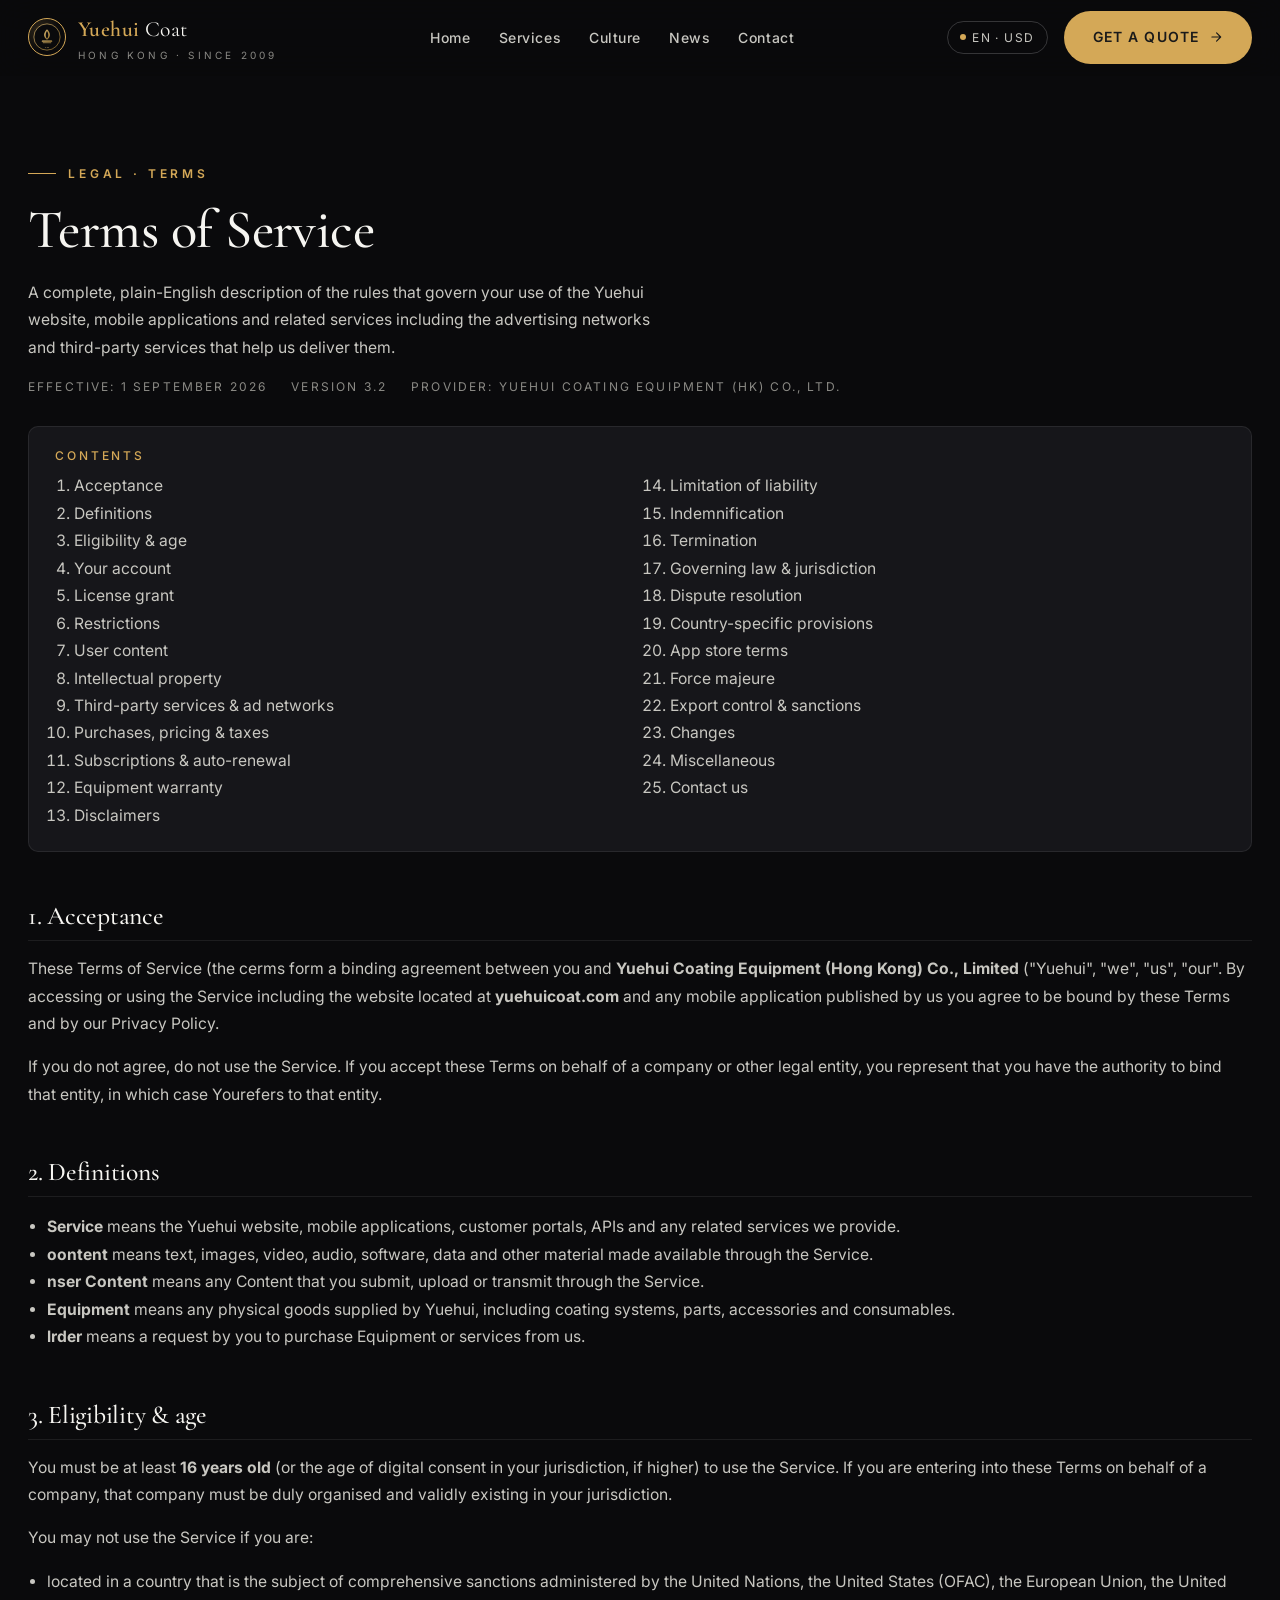
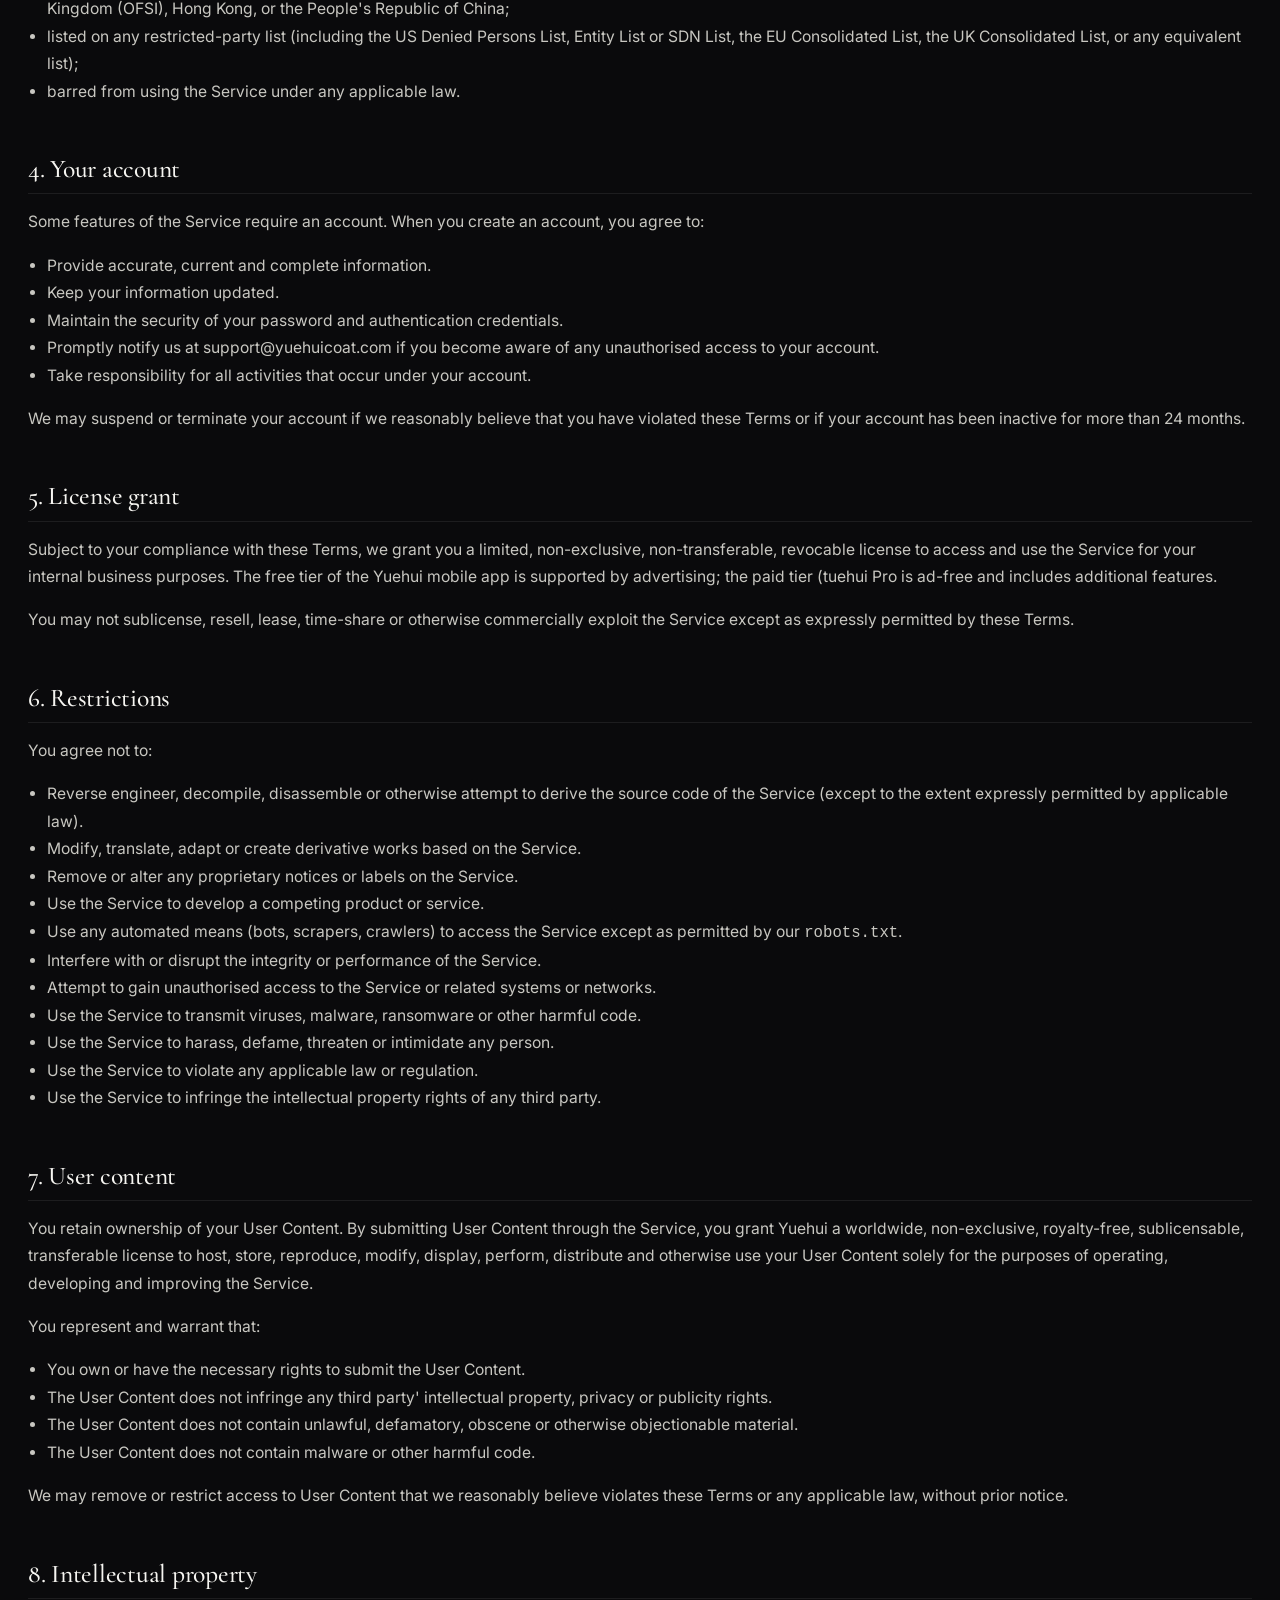
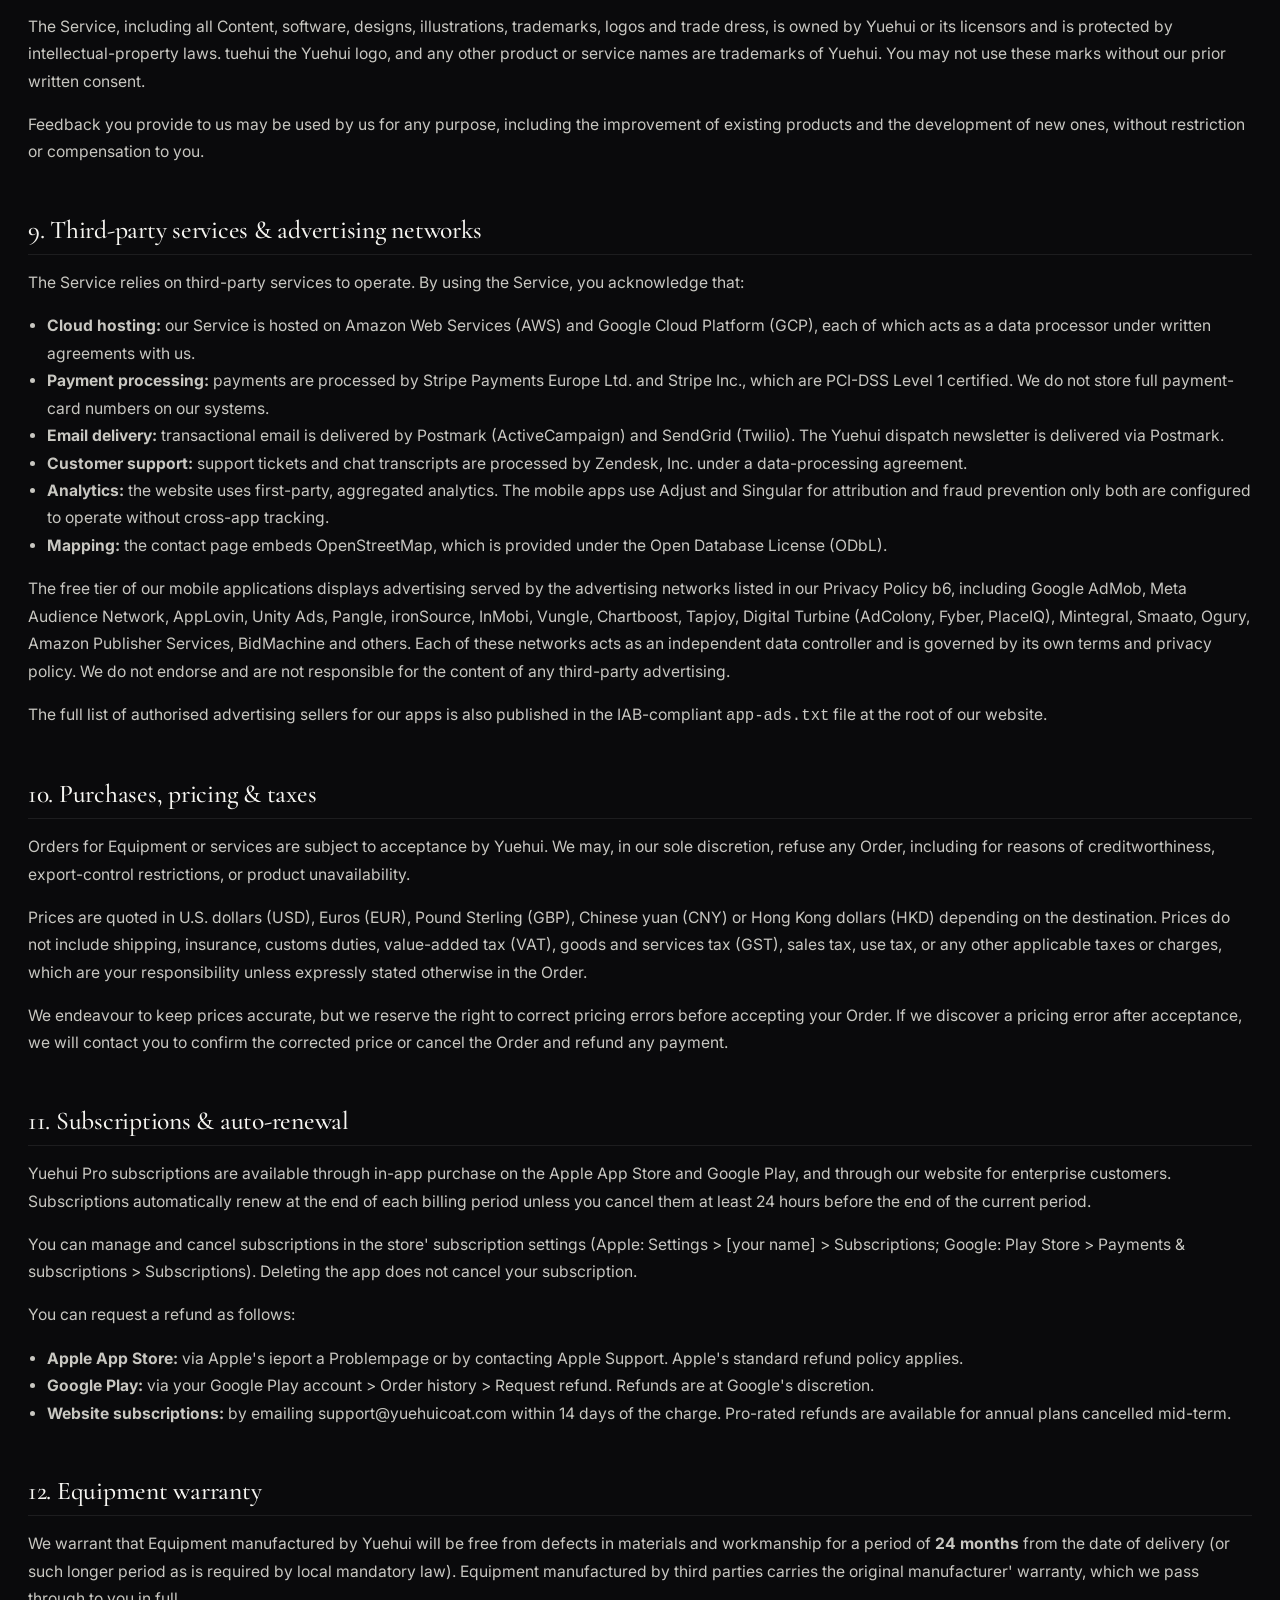
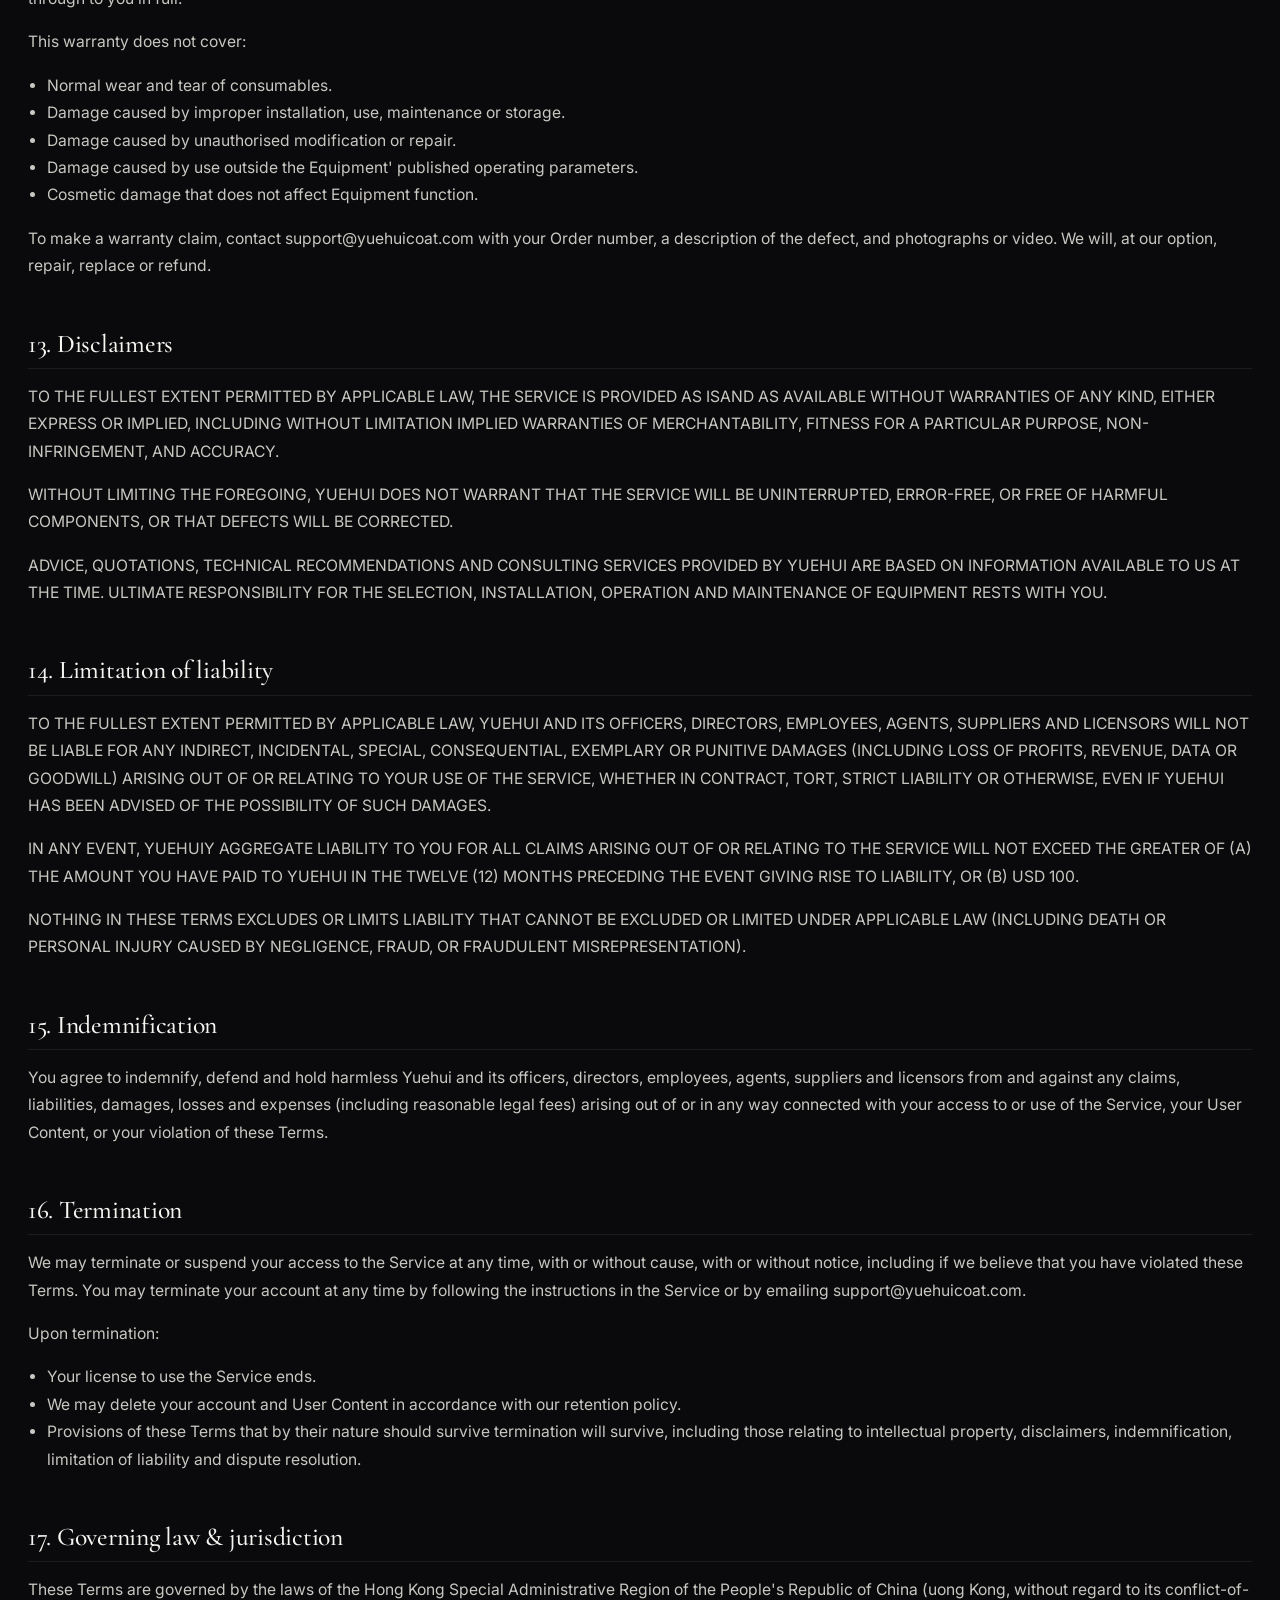
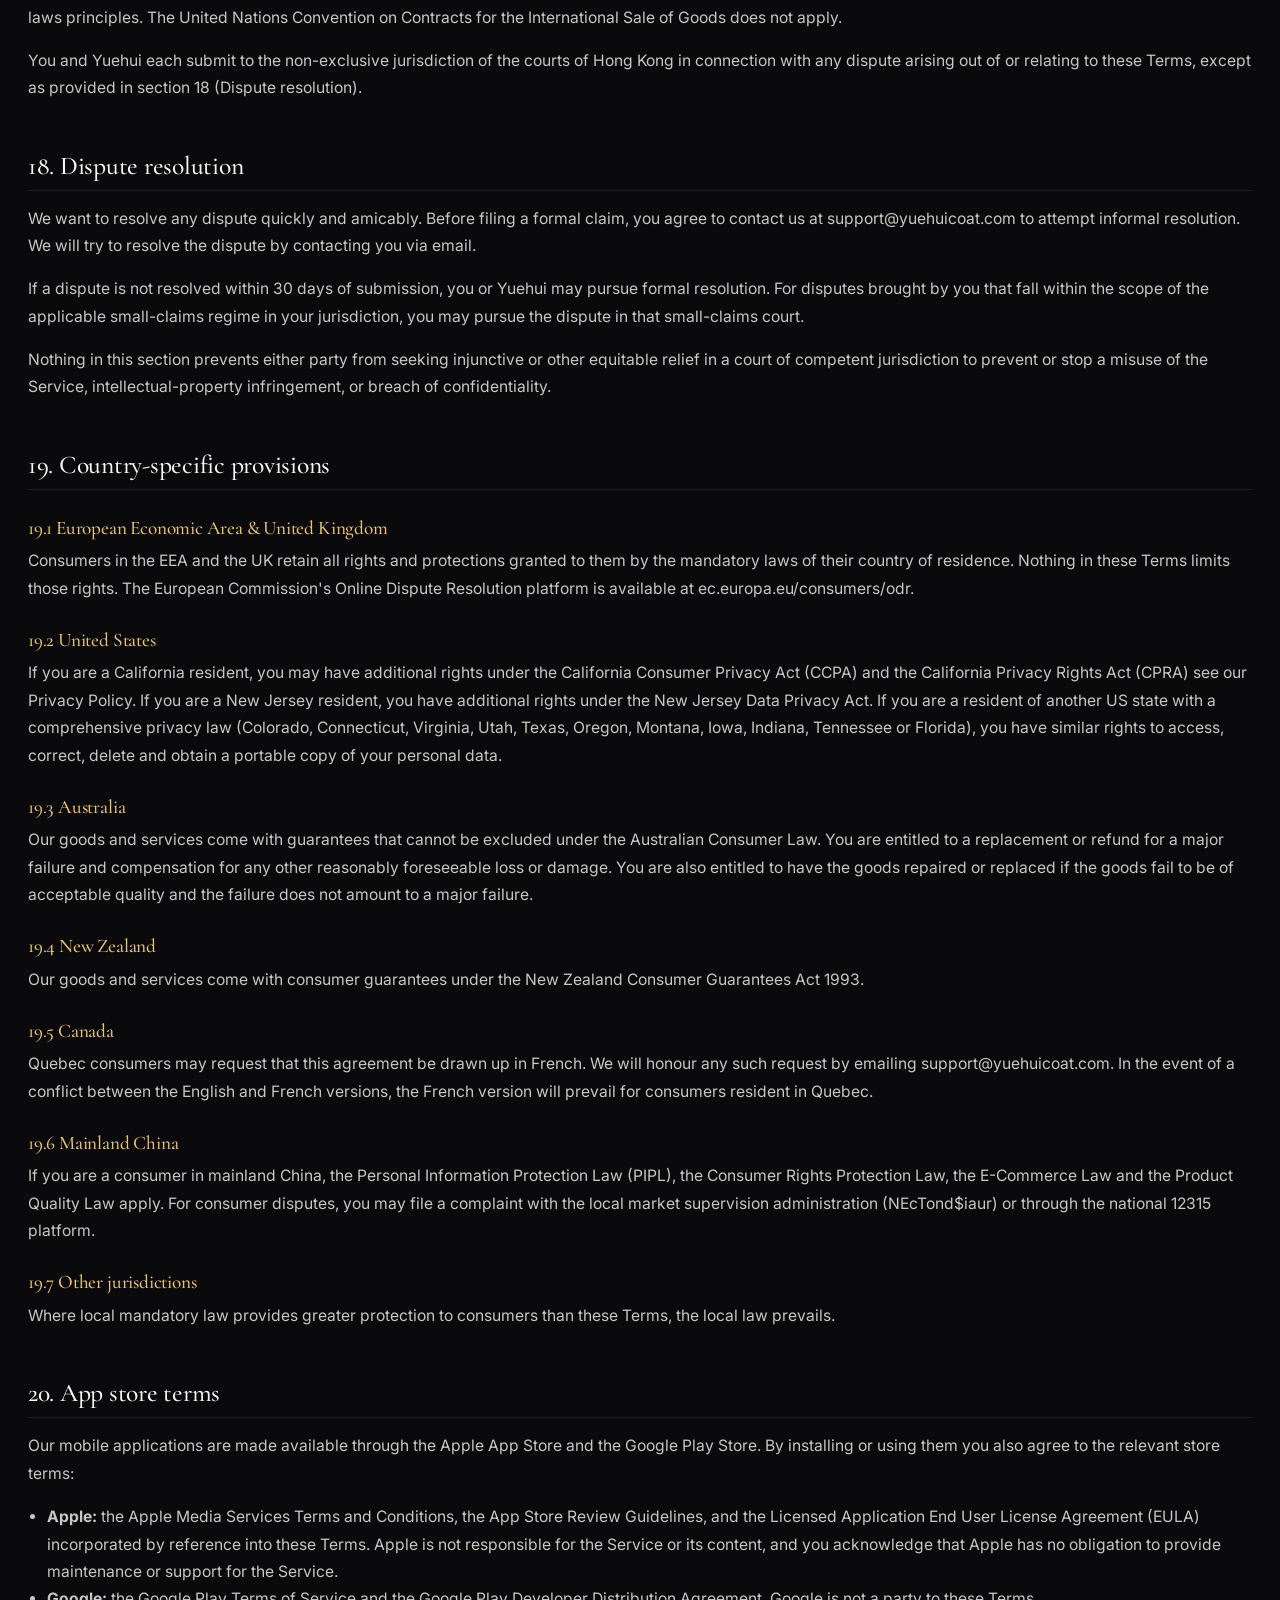
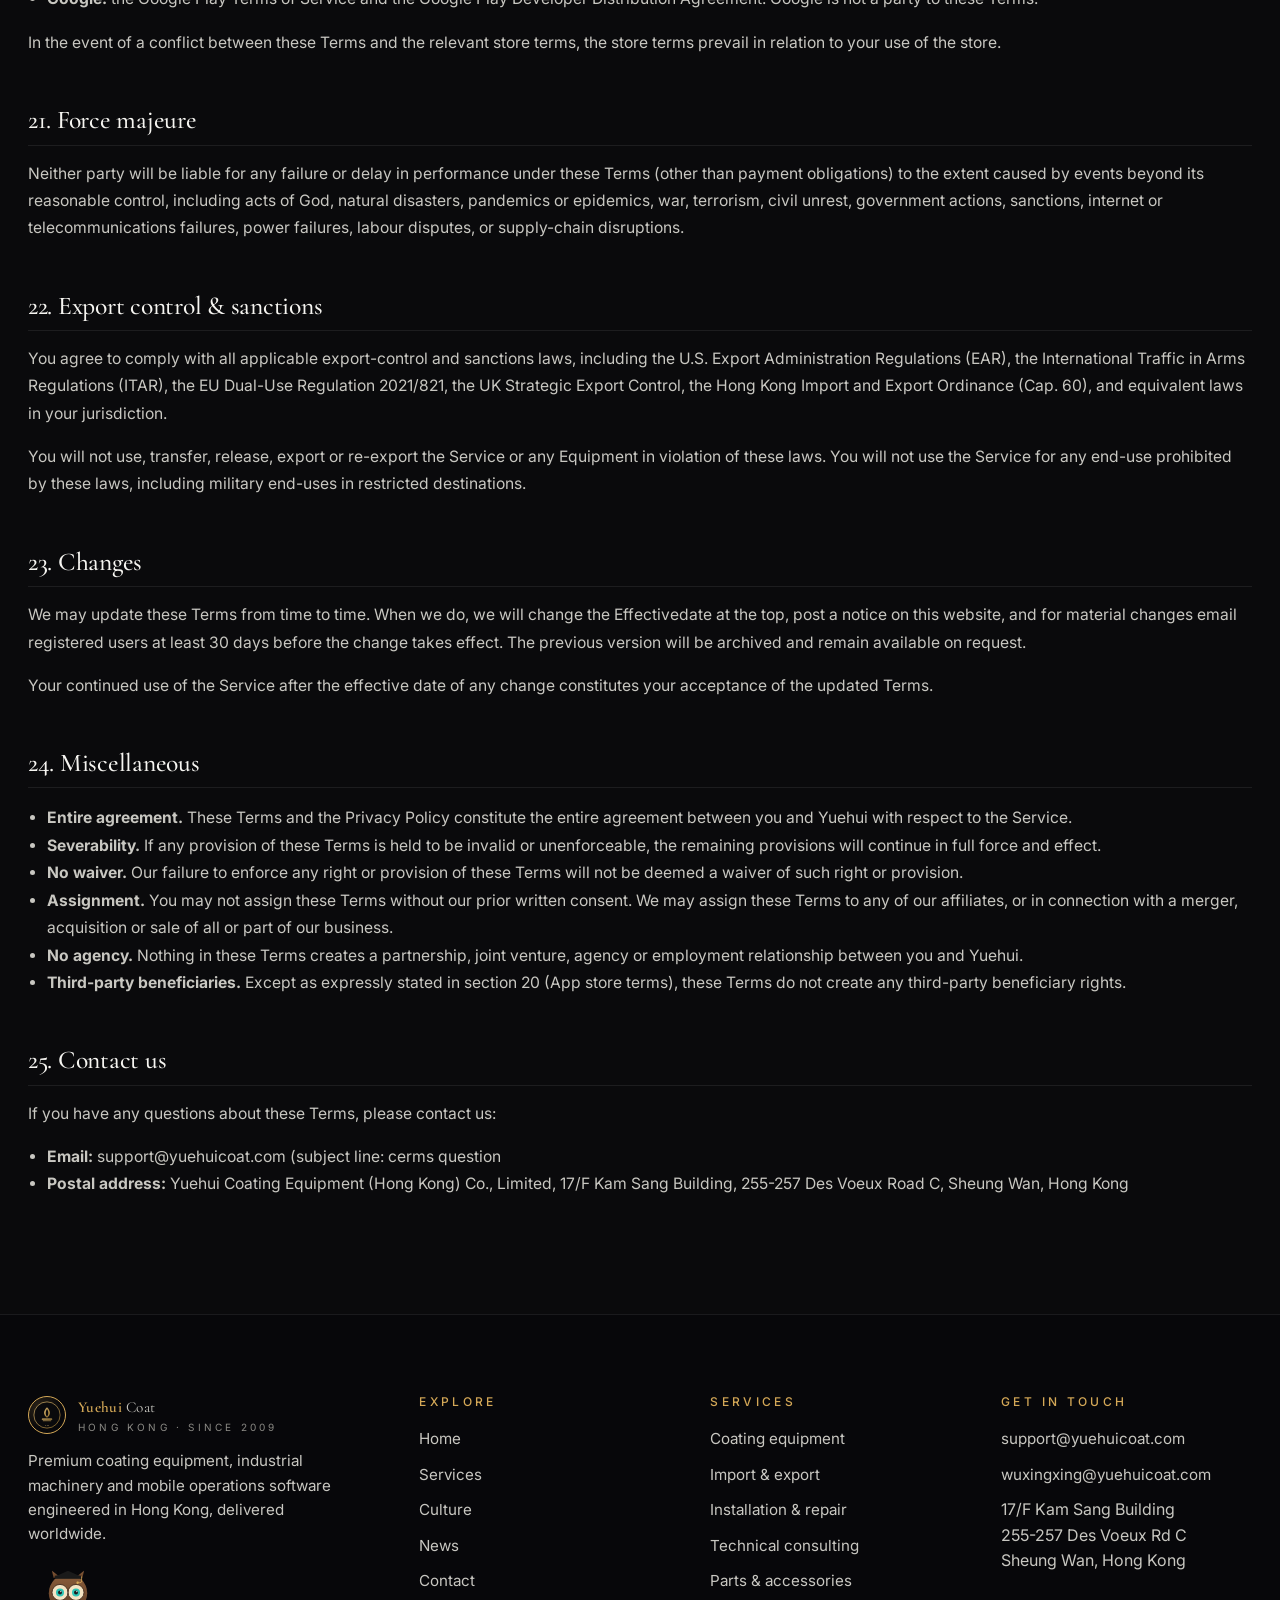
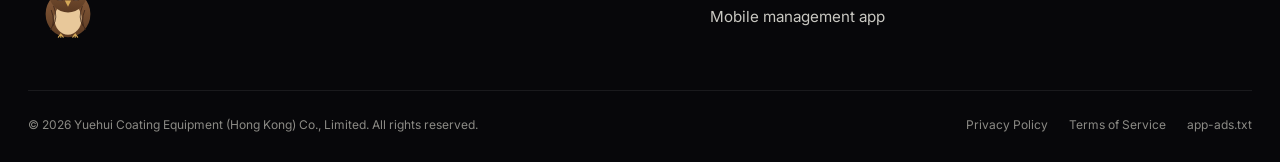
<file: legal/terms/index.html>
<!doctype html>
<html lang="en">
<head>
  <meta charset="utf-8">
  <meta name="viewport" content="width=device-width, initial-scale=1, viewport-fit=cover">
  <title>Terms of Service Yuehui Coating Equipment (Hong Kong) Co., Limited</title>
  <meta name="description" content="The full Terms of Service for yuehuicoat.com, the Yuehui mobile applications and related services. Covers eligibility, license grants, restrictions, user content, intellectual property, third-party services (advertising networks, payment processors, cloud hosting), purchases, subscriptions, warranty, disclaimers, limitation of liability, indemnification, termination, governing law (Hong Kong), dispute resolution, country-specific provisions, app store terms and how to contact us.">
  <meta name="robots" content="index, follow, max-snippet:-1, max-image-preview:large">
  <meta name="theme-color" content="#0a0a0c">
  <link rel="canonical" href="https://yuehuicoat.com/legal/terms/">
  <link rel="icon" type="image/svg+xml" href="../../images/favicon.svg">
  <link rel="apple-touch-icon" href="../../images/favicon.svg">
  <meta property="og:type" content="article">
  <meta property="og:title" content="Terms of Service Yuehui Coating Equipment">
  <meta property="og:description" content="The rules that govern your use of the Yuehui Service.">
  <meta property="og:url" content="https://yuehuicoat.com/legal/terms/">
  <meta name="twitter:card" content="summary">
  <link rel="preconnect" href="https://fonts.googleapis.com">
  <link rel="preconnect" href="https://fonts.gstatic.com" crossorigin>
  <link href="https://fonts.googleapis.com/css2?family=Cormorant+Garamond:ital,wght@0,400;0,500;0,600;1,400;1,500&family=Inter:wght@300;400;500;600;700&display=swap" rel="stylesheet">
  <link rel="stylesheet" href="../../css/styles.css">
  <script type="application/ld+json">
  {
    "@context": "https://schema.org",
    "@type": "TermsOfService",
    "name": "Yuehui Terms of Service",
    "url": "https://yuehuicoat.com/legal/terms/",
    "datePublished": "2026-01-01",
    "dateModified": "2026-09-01",
    "isPartOf": { "@type": "WebSite", "name": "Yuehui Coating Equipment", "url": "https://yuehuicoat.com/" }
  }
  </script>
</head>
<body>
  <div class="boot" aria-hidden="true"><div class="ring"></div><span>Yuehui Coat · Loading</span></div>

  <header class="site-header" role="banner">
    <div class="container nav">
      <a class="brand" href="../../" aria-label="Yuehui Coating Equipment Home">
        <span class="brand-mark"><img src="../../images/logo.svg" alt="" width="28" height="28"></span>
        <span class="brand-name"><strong>Yuehui</strong> Coat<span>Hong Kong · Since 2009</span></span>
      </a>
      <nav aria-label="Primary">
        <ul class="nav-links">
          <li><a href="../../">Home</a></li>
          <li><a href="../../services/">Services</a></li>
          <li><a href="../../culture/">Culture</a></li>
          <li><a href="../../news/">News</a></li>
          <li><a href="../../contact/">Contact</a></li>
        </ul>
      </nav>
      <div class="nav-cta">
        <span class="lang-pill">EN · USD</span>
        <a class="btn btn-primary" href="../../contact/">Get a Quote<svg class="arrow" width="14" height="14" viewBox="0 0 24 24" fill="none" stroke="currentColor" stroke-width="2" stroke-linecap="round" stroke-linejoin="round" aria-hidden="true"><path d="M5 12h14M13 5l7 7-7 7"/></svg></a>
        <button class="menu-toggle" aria-label="Toggle menu" aria-expanded="false"><span></span></button>
      </div>
    </div>
  </header>

  <main id="main" class="legal-shell">
    <div class="container">
      <div data-reveal>
        <span class="eyebrow">Legal · Terms</span>
        <h1>Terms of Service</h1>
        <p class="lead">A complete, plain-English description of the rules that govern your use of the Yuehui website, mobile applications and related services including the advertising networks and third-party services that help us deliver them.</p>
        <div class="meta">
          <span>Effective: 1 September 2026</span>
          <span>Version 3.2</span>
          <span>Provider: Yuehui Coating Equipment (HK) Co., Ltd.</span>
        </div>

        <nav class="toc" aria-label="Table of contents">
          <h4>Contents</h4>
          <ol>
            <li><a href="#acceptance">Acceptance</a></li>
            <li><a href="#definitions">Definitions</a></li>
            <li><a href="#eligibility">Eligibility &amp; age</a></li>
            <li><a href="#account">Your account</a></li>
            <li><a href="#license">License grant</a></li>
            <li><a href="#restrictions">Restrictions</a></li>
            <li><a href="#user-content">User content</a></li>
            <li><a href="#ip">Intellectual property</a></li>
            <li><a href="#third">Third-party services &amp; ad networks</a></li>
            <li><a href="#purchases">Purchases, pricing &amp; taxes</a></li>
            <li><a href="#subscriptions">Subscriptions &amp; auto-renewal</a></li>
            <li><a href="#warranty">Equipment warranty</a></li>
            <li><a href="#disclaimers">Disclaimers</a></li>
            <li><a href="#liability">Limitation of liability</a></li>
            <li><a href="#indemnification">Indemnification</a></li>
            <li><a href="#termination">Termination</a></li>
            <li><a href="#law">Governing law &amp; jurisdiction</a></li>
            <li><a href="#disputes">Dispute resolution</a></li>
            <li><a href="#regional">Country-specific provisions</a></li>
            <li><a href="#stores">App store terms</a></li>
            <li><a href="#force">Force majeure</a></li>
            <li><a href="#export">Export control &amp; sanctions</a></li>
            <li><a href="#changes">Changes</a></li>
            <li><a href="#miscellaneous">Miscellaneous</a></li>
            <li><a href="#contact">Contact us</a></li>
          </ol>
        </nav>
      </div>

      <section>
        <h2 id="acceptance">1. Acceptance</h2>
        <p>These Terms of Service (the cerms form a binding agreement between you and <strong>Yuehui Coating Equipment (Hong Kong) Co., Limited</strong> ("Yuehui", "we", "us", "our". By accessing or using the Service including the website located at <strong>yuehuicoat.com</strong> and any mobile application published by us you agree to be bound by these Terms and by our <a href="../privacy/">Privacy Policy</a>.</p>
        <p>If you do not agree, do not use the Service. If you accept these Terms on behalf of a company or other legal entity, you represent that you have the authority to bind that entity, in which case Yourefers to that entity.</p>
      </section>

      <section>
        <h2 id="definitions">2. Definitions</h2>
        <ul>
          <li><strong>Service</strong> means the Yuehui website, mobile applications, customer portals, APIs and any related services we provide.</li>
          <li><strong>oontent</strong> means text, images, video, audio, software, data and other material made available through the Service.</li>
          <li><strong>nser Content</strong> means any Content that you submit, upload or transmit through the Service.</li>
          <li><strong>Equipment</strong> means any physical goods supplied by Yuehui, including coating systems, parts, accessories and consumables.</li>
          <li><strong>lrder</strong> means a request by you to purchase Equipment or services from us.</li>
        </ul>
      </section>

      <section>
        <h2 id="eligibility">3. Eligibility &amp; age</h2>
        <p>You must be at least <strong>16 years old</strong> (or the age of digital consent in your jurisdiction, if higher) to use the Service. If you are entering into these Terms on behalf of a company, that company must be duly organised and validly existing in your jurisdiction.</p>
        <p>You may not use the Service if you are:</p>
        <ul>
          <li>located in a country that is the subject of comprehensive sanctions administered by the United Nations, the United States (OFAC), the European Union, the United Kingdom (OFSI), Hong Kong, or the People's Republic of China;</li>
          <li>listed on any restricted-party list (including the US Denied Persons List, Entity List or SDN List, the EU Consolidated List, the UK Consolidated List, or any equivalent list);</li>
          <li>barred from using the Service under any applicable law.</li>
        </ul>
      </section>

      <section>
        <h2 id="account">4. Your account</h2>
        <p>Some features of the Service require an account. When you create an account, you agree to:</p>
        <ul>
          <li>Provide accurate, current and complete information.</li>
          <li>Keep your information updated.</li>
          <li>Maintain the security of your password and authentication credentials.</li>
          <li>Promptly notify us at <a href="mailto:support@yuehuicoat.com">support@yuehuicoat.com</a> if you become aware of any unauthorised access to your account.</li>
          <li>Take responsibility for all activities that occur under your account.</li>
        </ul>
        <p>We may suspend or terminate your account if we reasonably believe that you have violated these Terms or if your account has been inactive for more than 24 months.</p>
      </section>

      <section>
        <h2 id="license">5. License grant</h2>
        <p>Subject to your compliance with these Terms, we grant you a limited, non-exclusive, non-transferable, revocable license to access and use the Service for your internal business purposes. The free tier of the Yuehui mobile app is supported by advertising; the paid tier (tuehui Pro is ad-free and includes additional features.</p>
        <p>You may not sublicense, resell, lease, time-share or otherwise commercially exploit the Service except as expressly permitted by these Terms.</p>
      </section>

      <section>
        <h2 id="restrictions">6. Restrictions</h2>
        <p>You agree not to:</p>
        <ul>
          <li>Reverse engineer, decompile, disassemble or otherwise attempt to derive the source code of the Service (except to the extent expressly permitted by applicable law).</li>
          <li>Modify, translate, adapt or create derivative works based on the Service.</li>
          <li>Remove or alter any proprietary notices or labels on the Service.</li>
          <li>Use the Service to develop a competing product or service.</li>
          <li>Use any automated means (bots, scrapers, crawlers) to access the Service except as permitted by our <code>robots.txt</code>.</li>
          <li>Interfere with or disrupt the integrity or performance of the Service.</li>
          <li>Attempt to gain unauthorised access to the Service or related systems or networks.</li>
          <li>Use the Service to transmit viruses, malware, ransomware or other harmful code.</li>
          <li>Use the Service to harass, defame, threaten or intimidate any person.</li>
          <li>Use the Service to violate any applicable law or regulation.</li>
          <li>Use the Service to infringe the intellectual property rights of any third party.</li>
        </ul>
      </section>

      <section>
        <h2 id="user-content">7. User content</h2>
        <p>You retain ownership of your User Content. By submitting User Content through the Service, you grant Yuehui a worldwide, non-exclusive, royalty-free, sublicensable, transferable license to host, store, reproduce, modify, display, perform, distribute and otherwise use your User Content solely for the purposes of operating, developing and improving the Service.</p>
        <p>You represent and warrant that:</p>
        <ul>
          <li>You own or have the necessary rights to submit the User Content.</li>
          <li>The User Content does not infringe any third party' intellectual property, privacy or publicity rights.</li>
          <li>The User Content does not contain unlawful, defamatory, obscene or otherwise objectionable material.</li>
          <li>The User Content does not contain malware or other harmful code.</li>
        </ul>
        <p>We may remove or restrict access to User Content that we reasonably believe violates these Terms or any applicable law, without prior notice.</p>
      </section>

      <section>
        <h2 id="ip">8. Intellectual property</h2>
        <p>The Service, including all Content, software, designs, illustrations, trademarks, logos and trade dress, is owned by Yuehui or its licensors and is protected by intellectual-property laws. tuehui the Yuehui logo, and any other product or service names are trademarks of Yuehui. You may not use these marks without our prior written consent.</p>
        <p>Feedback you provide to us may be used by us for any purpose, including the improvement of existing products and the development of new ones, without restriction or compensation to you.</p>
      </section>

      <section>
        <h2 id="third">9. Third-party services &amp; advertising networks</h2>
        <p>The Service relies on third-party services to operate. By using the Service, you acknowledge that:</p>
        <ul>
          <li><strong>Cloud hosting:</strong> our Service is hosted on Amazon Web Services (AWS) and Google Cloud Platform (GCP), each of which acts as a data processor under written agreements with us.</li>
          <li><strong>Payment processing:</strong> payments are processed by Stripe Payments Europe Ltd. and Stripe Inc., which are PCI-DSS Level 1 certified. We do not store full payment-card numbers on our systems.</li>
          <li><strong>Email delivery:</strong> transactional email is delivered by Postmark (ActiveCampaign) and SendGrid (Twilio). The Yuehui dispatch newsletter is delivered via Postmark.</li>
          <li><strong>Customer support:</strong> support tickets and chat transcripts are processed by Zendesk, Inc. under a data-processing agreement.</li>
          <li><strong>Analytics:</strong> the website uses first-party, aggregated analytics. The mobile apps use Adjust and Singular for attribution and fraud prevention only both are configured to operate without cross-app tracking.</li>
          <li><strong>Mapping:</strong> the contact page embeds OpenStreetMap, which is provided under the Open Database License (ODbL).</li>
        </ul>
        <p>The free tier of our mobile applications displays advertising served by the advertising networks listed in our <a href="../privacy/#ads">Privacy Policy b6</a>, including Google AdMob, Meta Audience Network, AppLovin, Unity Ads, Pangle, ironSource, InMobi, Vungle, Chartboost, Tapjoy, Digital Turbine (AdColony, Fyber, PlaceIQ), Mintegral, Smaato, Ogury, Amazon Publisher Services, BidMachine and others. Each of these networks acts as an independent data controller and is governed by its own terms and privacy policy. We do not endorse and are not responsible for the content of any third-party advertising.</p>
        <p>The full list of authorised advertising sellers for our apps is also published in the IAB-compliant <code>app-ads.txt</code> file at the root of our website.</p>
      </section>

      <section>
        <h2 id="purchases">10. Purchases, pricing &amp; taxes</h2>
        <p>Orders for Equipment or services are subject to acceptance by Yuehui. We may, in our sole discretion, refuse any Order, including for reasons of creditworthiness, export-control restrictions, or product unavailability.</p>
        <p>Prices are quoted in U.S. dollars (USD), Euros (EUR), Pound Sterling (GBP), Chinese yuan (CNY) or Hong Kong dollars (HKD) depending on the destination. Prices do not include shipping, insurance, customs duties, value-added tax (VAT), goods and services tax (GST), sales tax, use tax, or any other applicable taxes or charges, which are your responsibility unless expressly stated otherwise in the Order.</p>
        <p>We endeavour to keep prices accurate, but we reserve the right to correct pricing errors before accepting your Order. If we discover a pricing error after acceptance, we will contact you to confirm the corrected price or cancel the Order and refund any payment.</p>
      </section>

      <section>
        <h2 id="subscriptions">11. Subscriptions &amp; auto-renewal</h2>
        <p>Yuehui Pro subscriptions are available through in-app purchase on the Apple App Store and Google Play, and through our website for enterprise customers. Subscriptions automatically renew at the end of each billing period unless you cancel them at least 24 hours before the end of the current period.</p>
        <p>You can manage and cancel subscriptions in the store' subscription settings (Apple: Settings &gt; [your name] &gt; Subscriptions; Google: Play Store &gt; Payments &amp; subscriptions &gt; Subscriptions). Deleting the app does not cancel your subscription.</p>
        <p>You can request a refund as follows:</p>
        <ul>
          <li><strong>Apple App Store:</strong> via Apple's ieport a Problempage or by contacting Apple Support. Apple's standard refund policy applies.</li>
          <li><strong>Google Play:</strong> via your Google Play account &gt; Order history &gt; Request refund. Refunds are at Google's discretion.</li>
          <li><strong>Website subscriptions:</strong> by emailing <a href="mailto:support@yuehuicoat.com">support@yuehuicoat.com</a> within 14 days of the charge. Pro-rated refunds are available for annual plans cancelled mid-term.</li>
        </ul>
      </section>

      <section>
        <h2 id="warranty">12. Equipment warranty</h2>
        <p>We warrant that Equipment manufactured by Yuehui will be free from defects in materials and workmanship for a period of <strong>24 months</strong> from the date of delivery (or such longer period as is required by local mandatory law). Equipment manufactured by third parties carries the original manufacturer' warranty, which we pass through to you in full.</p>
        <p>This warranty does not cover:</p>
        <ul>
          <li>Normal wear and tear of consumables.</li>
          <li>Damage caused by improper installation, use, maintenance or storage.</li>
          <li>Damage caused by unauthorised modification or repair.</li>
          <li>Damage caused by use outside the Equipment' published operating parameters.</li>
          <li>Cosmetic damage that does not affect Equipment function.</li>
        </ul>
        <p>To make a warranty claim, contact <a href="mailto:support@yuehuicoat.com">support@yuehuicoat.com</a> with your Order number, a description of the defect, and photographs or video. We will, at our option, repair, replace or refund.</p>
      </section>

      <section>
        <h2 id="disclaimers">13. Disclaimers</h2>
        <p>TO THE FULLEST EXTENT PERMITTED BY APPLICABLE LAW, THE SERVICE IS PROVIDED AS ISAND AS AVAILABLE WITHOUT WARRANTIES OF ANY KIND, EITHER EXPRESS OR IMPLIED, INCLUDING WITHOUT LIMITATION IMPLIED WARRANTIES OF MERCHANTABILITY, FITNESS FOR A PARTICULAR PURPOSE, NON-INFRINGEMENT, AND ACCURACY.</p>
        <p>WITHOUT LIMITING THE FOREGOING, YUEHUI DOES NOT WARRANT THAT THE SERVICE WILL BE UNINTERRUPTED, ERROR-FREE, OR FREE OF HARMFUL COMPONENTS, OR THAT DEFECTS WILL BE CORRECTED.</p>
        <p>ADVICE, QUOTATIONS, TECHNICAL RECOMMENDATIONS AND CONSULTING SERVICES PROVIDED BY YUEHUI ARE BASED ON INFORMATION AVAILABLE TO US AT THE TIME. ULTIMATE RESPONSIBILITY FOR THE SELECTION, INSTALLATION, OPERATION AND MAINTENANCE OF EQUIPMENT RESTS WITH YOU.</p>
      </section>

      <section>
        <h2 id="liability">14. Limitation of liability</h2>
        <p>TO THE FULLEST EXTENT PERMITTED BY APPLICABLE LAW, YUEHUI AND ITS OFFICERS, DIRECTORS, EMPLOYEES, AGENTS, SUPPLIERS AND LICENSORS WILL NOT BE LIABLE FOR ANY INDIRECT, INCIDENTAL, SPECIAL, CONSEQUENTIAL, EXEMPLARY OR PUNITIVE DAMAGES (INCLUDING LOSS OF PROFITS, REVENUE, DATA OR GOODWILL) ARISING OUT OF OR RELATING TO YOUR USE OF THE SERVICE, WHETHER IN CONTRACT, TORT, STRICT LIABILITY OR OTHERWISE, EVEN IF YUEHUI HAS BEEN ADVISED OF THE POSSIBILITY OF SUCH DAMAGES.</p>
        <p>IN ANY EVENT, YUEHUIY AGGREGATE LIABILITY TO YOU FOR ALL CLAIMS ARISING OUT OF OR RELATING TO THE SERVICE WILL NOT EXCEED THE GREATER OF (A) THE AMOUNT YOU HAVE PAID TO YUEHUI IN THE TWELVE (12) MONTHS PRECEDING THE EVENT GIVING RISE TO LIABILITY, OR (B) USD 100.</p>
        <p>NOTHING IN THESE TERMS EXCLUDES OR LIMITS LIABILITY THAT CANNOT BE EXCLUDED OR LIMITED UNDER APPLICABLE LAW (INCLUDING DEATH OR PERSONAL INJURY CAUSED BY NEGLIGENCE, FRAUD, OR FRAUDULENT MISREPRESENTATION).</p>
      </section>

      <section>
        <h2 id="indemnification">15. Indemnification</h2>
        <p>You agree to indemnify, defend and hold harmless Yuehui and its officers, directors, employees, agents, suppliers and licensors from and against any claims, liabilities, damages, losses and expenses (including reasonable legal fees) arising out of or in any way connected with your access to or use of the Service, your User Content, or your violation of these Terms.</p>
      </section>

      <section>
        <h2 id="termination">16. Termination</h2>
        <p>We may terminate or suspend your access to the Service at any time, with or without cause, with or without notice, including if we believe that you have violated these Terms. You may terminate your account at any time by following the instructions in the Service or by emailing <a href="mailto:support@yuehuicoat.com">support@yuehuicoat.com</a>.</p>
        <p>Upon termination:</p>
        <ul>
          <li>Your license to use the Service ends.</li>
          <li>We may delete your account and User Content in accordance with our retention policy.</li>
          <li>Provisions of these Terms that by their nature should survive termination will survive, including those relating to intellectual property, disclaimers, indemnification, limitation of liability and dispute resolution.</li>
        </ul>
      </section>

      <section>
        <h2 id="law">17. Governing law &amp; jurisdiction</h2>
        <p>These Terms are governed by the laws of the Hong Kong Special Administrative Region of the People's Republic of China (uong Kong, without regard to its conflict-of-laws principles. The United Nations Convention on Contracts for the International Sale of Goods does not apply.</p>
        <p>You and Yuehui each submit to the non-exclusive jurisdiction of the courts of Hong Kong in connection with any dispute arising out of or relating to these Terms, except as provided in <a href="#disputes">section 18</a> (Dispute resolution).</p>
      </section>

      <section>
        <h2 id="disputes">18. Dispute resolution</h2>
        <p>We want to resolve any dispute quickly and amicably. Before filing a formal claim, you agree to contact us at <a href="mailto:support@yuehuicoat.com">support@yuehuicoat.com</a> to attempt informal resolution. We will try to resolve the dispute by contacting you via email.</p>
        <p>If a dispute is not resolved within 30 days of submission, you or Yuehui may pursue formal resolution. For disputes brought by you that fall within the scope of the applicable small-claims regime in your jurisdiction, you may pursue the dispute in that small-claims court.</p>
        <p>Nothing in this section prevents either party from seeking injunctive or other equitable relief in a court of competent jurisdiction to prevent or stop a misuse of the Service, intellectual-property infringement, or breach of confidentiality.</p>
      </section>

      <section>
        <h2 id="regional">19. Country-specific provisions</h2>

        <h3>19.1 European Economic Area &amp; United Kingdom</h3>
        <p>Consumers in the EEA and the UK retain all rights and protections granted to them by the mandatory laws of their country of residence. Nothing in these Terms limits those rights. The European Commission's Online Dispute Resolution platform is available at <a href="https://ec.europa.eu/consumers/odr/" rel="noopener noreferrer" target="_blank">ec.europa.eu/consumers/odr</a>.</p>

        <h3>19.2 United States</h3>
        <p>If you are a California resident, you may have additional rights under the California Consumer Privacy Act (CCPA) and the California Privacy Rights Act (CPRA) see our <a href="../privacy/">Privacy Policy</a>. If you are a New Jersey resident, you have additional rights under the New Jersey Data Privacy Act. If you are a resident of another US state with a comprehensive privacy law (Colorado, Connecticut, Virginia, Utah, Texas, Oregon, Montana, Iowa, Indiana, Tennessee or Florida), you have similar rights to access, correct, delete and obtain a portable copy of your personal data.</p>

        <h3>19.3 Australia</h3>
        <p>Our goods and services come with guarantees that cannot be excluded under the Australian Consumer Law. You are entitled to a replacement or refund for a major failure and compensation for any other reasonably foreseeable loss or damage. You are also entitled to have the goods repaired or replaced if the goods fail to be of acceptable quality and the failure does not amount to a major failure.</p>

        <h3>19.4 New Zealand</h3>
        <p>Our goods and services come with consumer guarantees under the New Zealand Consumer Guarantees Act 1993.</p>

        <h3>19.5 Canada</h3>
        <p>Quebec consumers may request that this agreement be drawn up in French. We will honour any such request by emailing <a href="mailto:support@yuehuicoat.com">support@yuehuicoat.com</a>. In the event of a conflict between the English and French versions, the French version will prevail for consumers resident in Quebec.</p>

        <h3>19.6 Mainland China</h3>
        <p>If you are a consumer in mainland China, the Personal Information Protection Law (PIPL), the Consumer Rights Protection Law, the E-Commerce Law and the Product Quality Law apply. For consumer disputes, you may file a complaint with the local market supervision administration (NEcTond$iaur) or through the national 12315 platform.</p>

        <h3>19.7 Other jurisdictions</h3>
        <p>Where local mandatory law provides greater protection to consumers than these Terms, the local law prevails.</p>
      </section>

      <section>
        <h2 id="stores">20. App store terms</h2>
        <p>Our mobile applications are made available through the Apple App Store and the Google Play Store. By installing or using them you also agree to the relevant store terms:</p>
        <ul>
          <li><strong>Apple:</strong> the Apple Media Services Terms and Conditions, the App Store Review Guidelines, and the Licensed Application End User License Agreement (EULA) incorporated by reference into these Terms. Apple is not responsible for the Service or its content, and you acknowledge that Apple has no obligation to provide maintenance or support for the Service.</li>
          <li><strong>Google:</strong> the Google Play Terms of Service and the Google Play Developer Distribution Agreement. Google is not a party to these Terms.</li>
        </ul>
        <p>In the event of a conflict between these Terms and the relevant store terms, the store terms prevail in relation to your use of the store.</p>
      </section>

      <section>
        <h2 id="force">21. Force majeure</h2>
        <p>Neither party will be liable for any failure or delay in performance under these Terms (other than payment obligations) to the extent caused by events beyond its reasonable control, including acts of God, natural disasters, pandemics or epidemics, war, terrorism, civil unrest, government actions, sanctions, internet or telecommunications failures, power failures, labour disputes, or supply-chain disruptions.</p>
      </section>

      <section>
        <h2 id="export">22. Export control &amp; sanctions</h2>
        <p>You agree to comply with all applicable export-control and sanctions laws, including the U.S. Export Administration Regulations (EAR), the International Traffic in Arms Regulations (ITAR), the EU Dual-Use Regulation 2021/821, the UK Strategic Export Control, the Hong Kong Import and Export Ordinance (Cap. 60), and equivalent laws in your jurisdiction.</p>
        <p>You will not use, transfer, release, export or re-export the Service or any Equipment in violation of these laws. You will not use the Service for any end-use prohibited by these laws, including military end-uses in restricted destinations.</p>
      </section>

      <section>
        <h2 id="changes">23. Changes</h2>
        <p>We may update these Terms from time to time. When we do, we will change the Effectivedate at the top, post a notice on this website, and for material changes email registered users at least 30 days before the change takes effect. The previous version will be archived and remain available on request.</p>
        <p>Your continued use of the Service after the effective date of any change constitutes your acceptance of the updated Terms.</p>
      </section>

      <section>
        <h2 id="miscellaneous">24. Miscellaneous</h2>
        <ul>
          <li><strong>Entire agreement.</strong> These Terms and the Privacy Policy constitute the entire agreement between you and Yuehui with respect to the Service.</li>
          <li><strong>Severability.</strong> If any provision of these Terms is held to be invalid or unenforceable, the remaining provisions will continue in full force and effect.</li>
          <li><strong>No waiver.</strong> Our failure to enforce any right or provision of these Terms will not be deemed a waiver of such right or provision.</li>
          <li><strong>Assignment.</strong> You may not assign these Terms without our prior written consent. We may assign these Terms to any of our affiliates, or in connection with a merger, acquisition or sale of all or part of our business.</li>
          <li><strong>No agency.</strong> Nothing in these Terms creates a partnership, joint venture, agency or employment relationship between you and Yuehui.</li>
          <li><strong>Third-party beneficiaries.</strong> Except as expressly stated in <a href="#stores">section 20</a> (App store terms), these Terms do not create any third-party beneficiary rights.</li>
        </ul>
      </section>

      <section>
        <h2 id="contact">25. Contact us</h2>
        <p>If you have any questions about these Terms, please contact us:</p>
        <ul>
          <li><strong>Email:</strong> <a href="mailto:support@yuehuicoat.com">support@yuehuicoat.com</a> (subject line: cerms question</li>
          <li><strong>Postal address:</strong> Yuehui Coating Equipment (Hong Kong) Co., Limited, 17/F Kam Sang Building, 255-257 Des Voeux Road C, Sheung Wan, Hong Kong</li>
        </ul>
      </section>
    </div>
  </main>

  <footer class="site-footer" role="contentinfo">
    <div class="container">
      <div class="footer-grid">
        <div class="footer-brand">
          <a class="brand" href="../../" aria-label="Yuehui Coating Equipment Home">
            <span class="brand-mark"><img src="../../images/logo.svg" alt="" width="28" height="28"></span>
            <span class="brand-name"><strong>Yuehui</strong> Coat<span>Hong Kong · Since 2009</span></span>
          </a>
          <p>Premium coating equipment, industrial machinery and mobile operations software engineered in Hong Kong, delivered worldwide.</p>
          <img class="footer-animal" src="../../images/animals/owl.svg" alt="" width="80" height="80" aria-hidden="true">
        </div>
        <div>
          <h4>Explore</h4>
          <ul>
            <li><a href="../../">Home</a></li>
            <li><a href="../../services/">Services</a></li>
            <li><a href="../../culture/">Culture</a></li>
            <li><a href="../../news/">News</a></li>
            <li><a href="../../contact/">Contact</a></li>
          </ul>
        </div>
        <div>
          <h4>Services</h4>
          <ul>
            <li><a href="../../services/#equipment">Coating equipment</a></li>
            <li><a href="../../services/#trade">Import &amp; export</a></li>
            <li><a href="../../services/#service">Installation &amp; repair</a></li>
            <li><a href="../../services/#consulting">Technical consulting</a></li>
            <li><a href="../../services/#parts">Parts &amp; accessories</a></li>
            <li><a href="../../services/#app">Mobile management app</a></li>
          </ul>
        </div>
        <div>
          <h4>Get in touch</h4>
          <ul>
            <li><a href="mailto:support@yuehuicoat.com">support@yuehuicoat.com</a></li>
            <li><a href="mailto:wuxingxing@yuehuicoat.com">wuxingxing@yuehuicoat.com</a></li>
            <li>17/F Kam Sang Building<br>255-257 Des Voeux Rd C<br>Sheung Wan, Hong Kong</li>
          </ul>
        </div>
      </div>
      <div class="footer-legal">
        <span>© <span data-year>2026</span> Yuehui Coating Equipment (Hong Kong) Co., Limited. All rights reserved.</span>
        <span>
          <a href="../privacy/">Privacy Policy</a>
          <a href="./">Terms of Service</a>
          <a href="../../app-ads.txt">app-ads.txt</a>
        </span>
      </div>
    </div>
  </footer>

  <script src="../../js/app.js" defer></script>
</body>
</html>
</file>
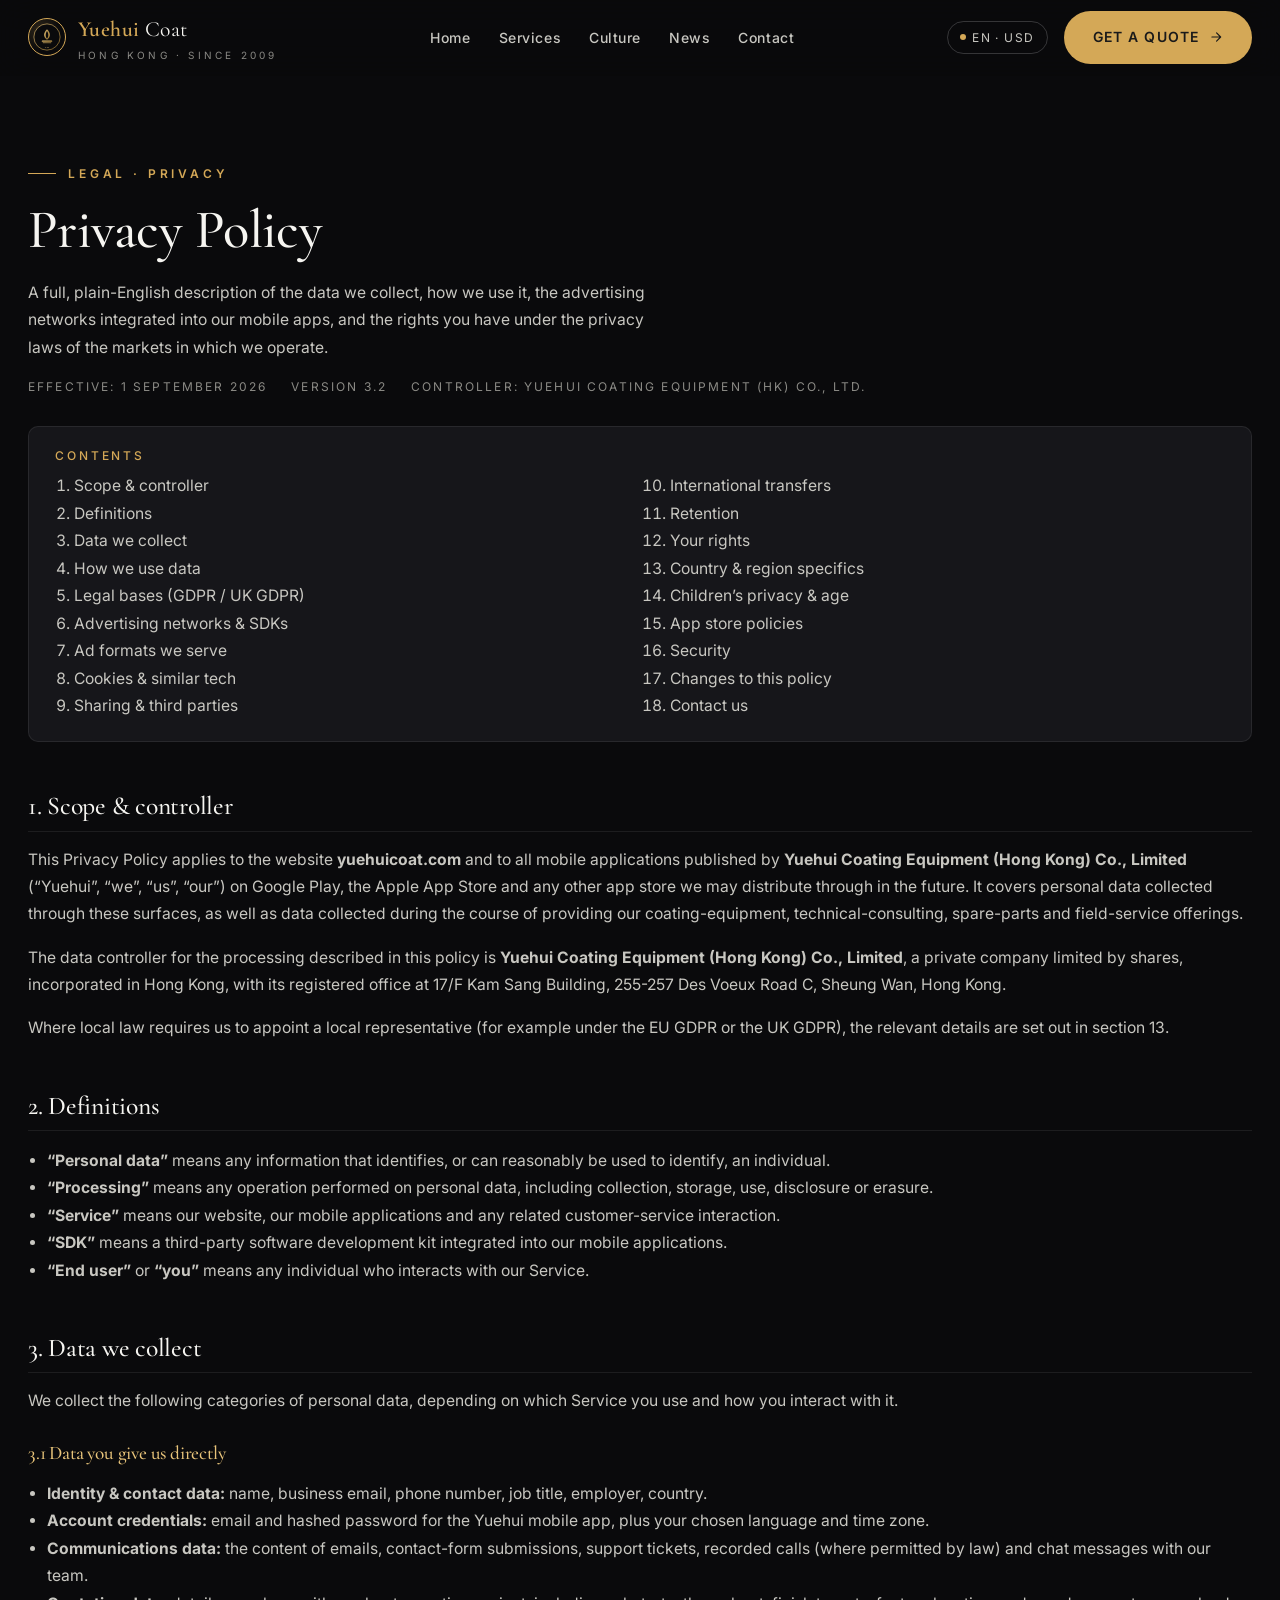
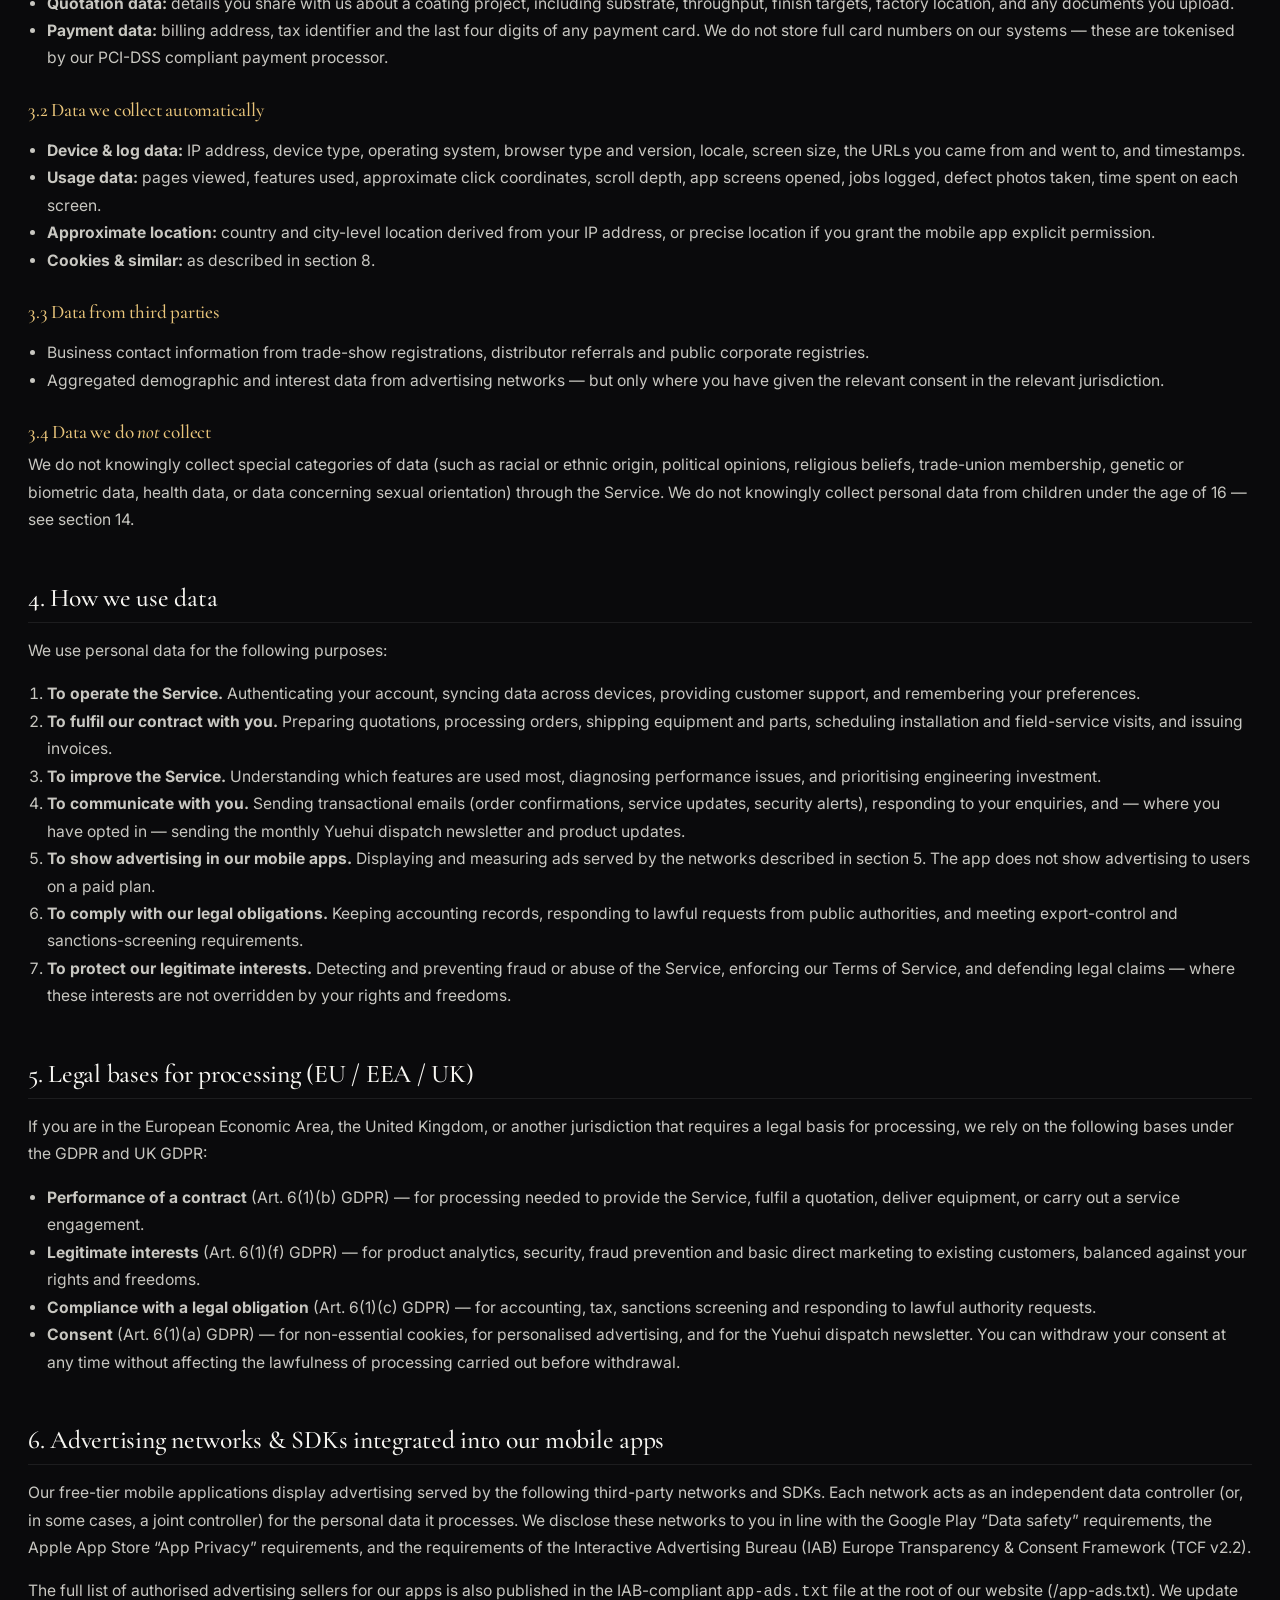
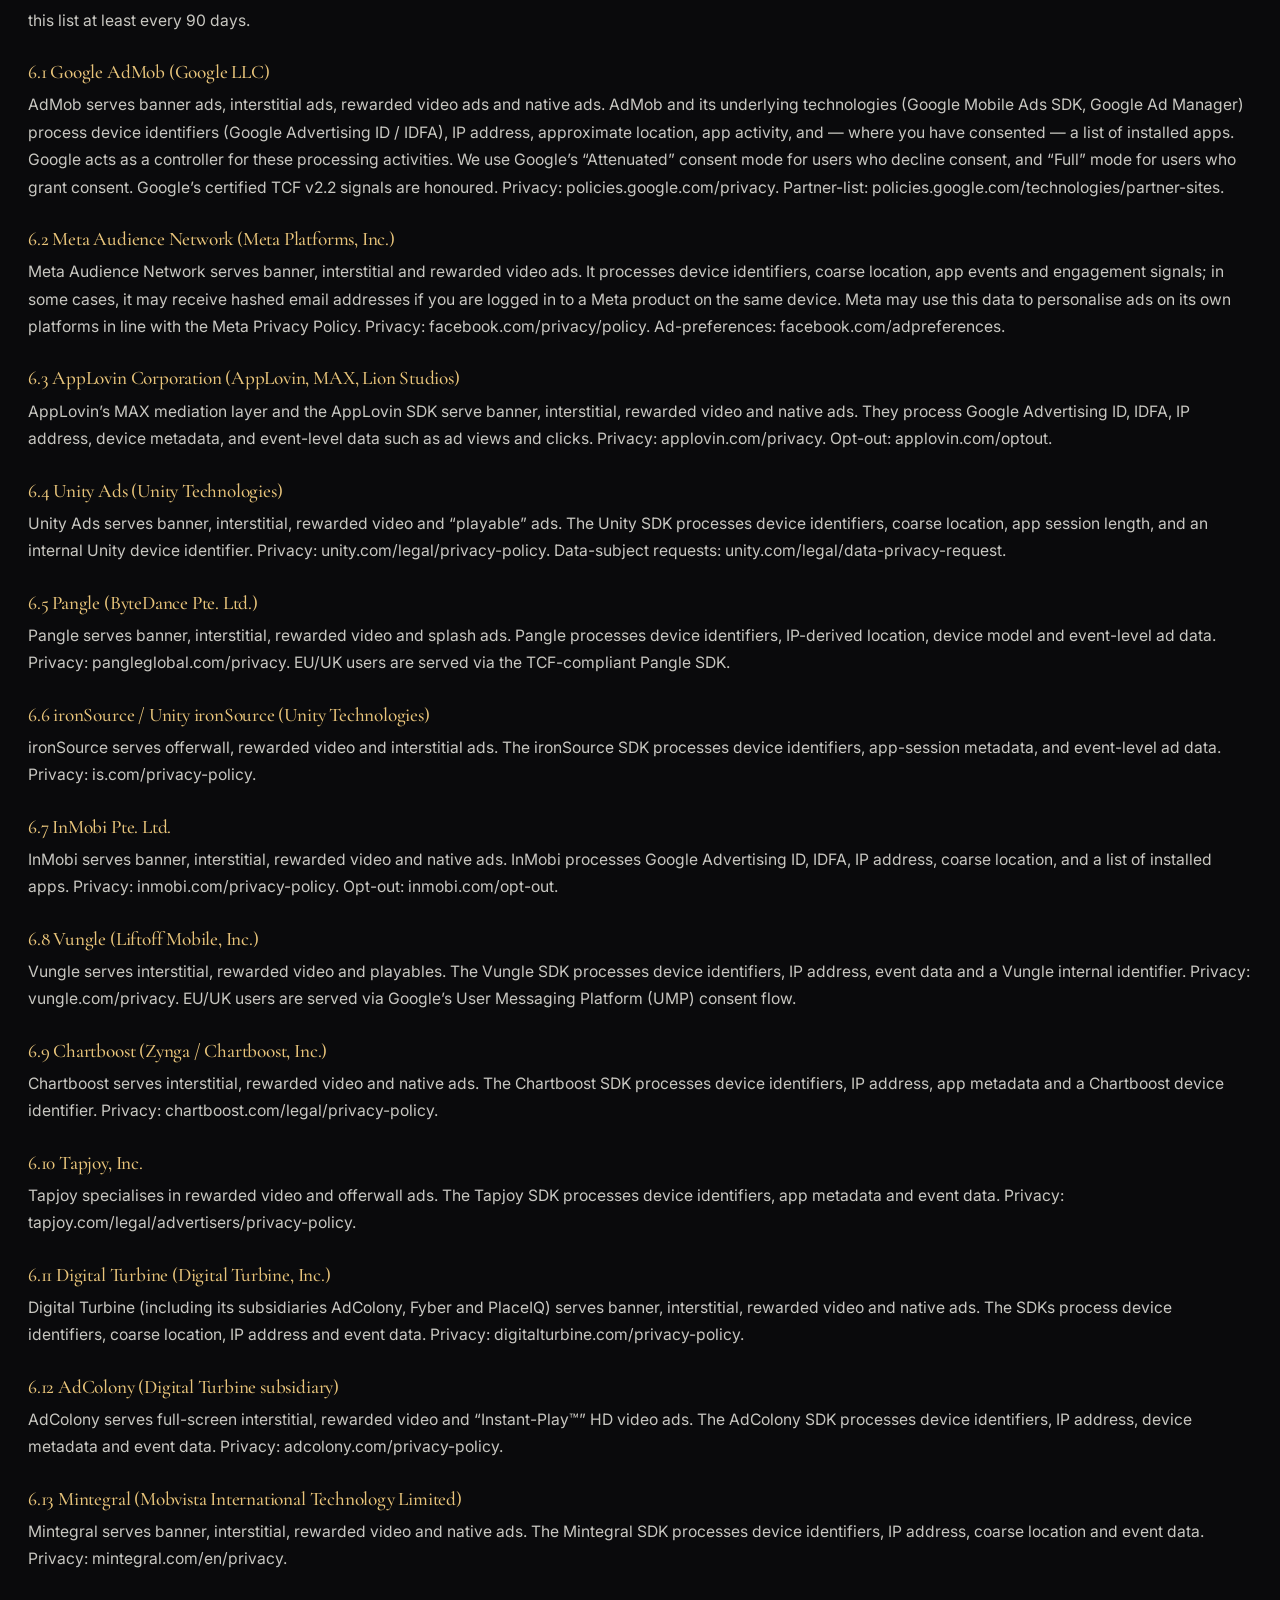
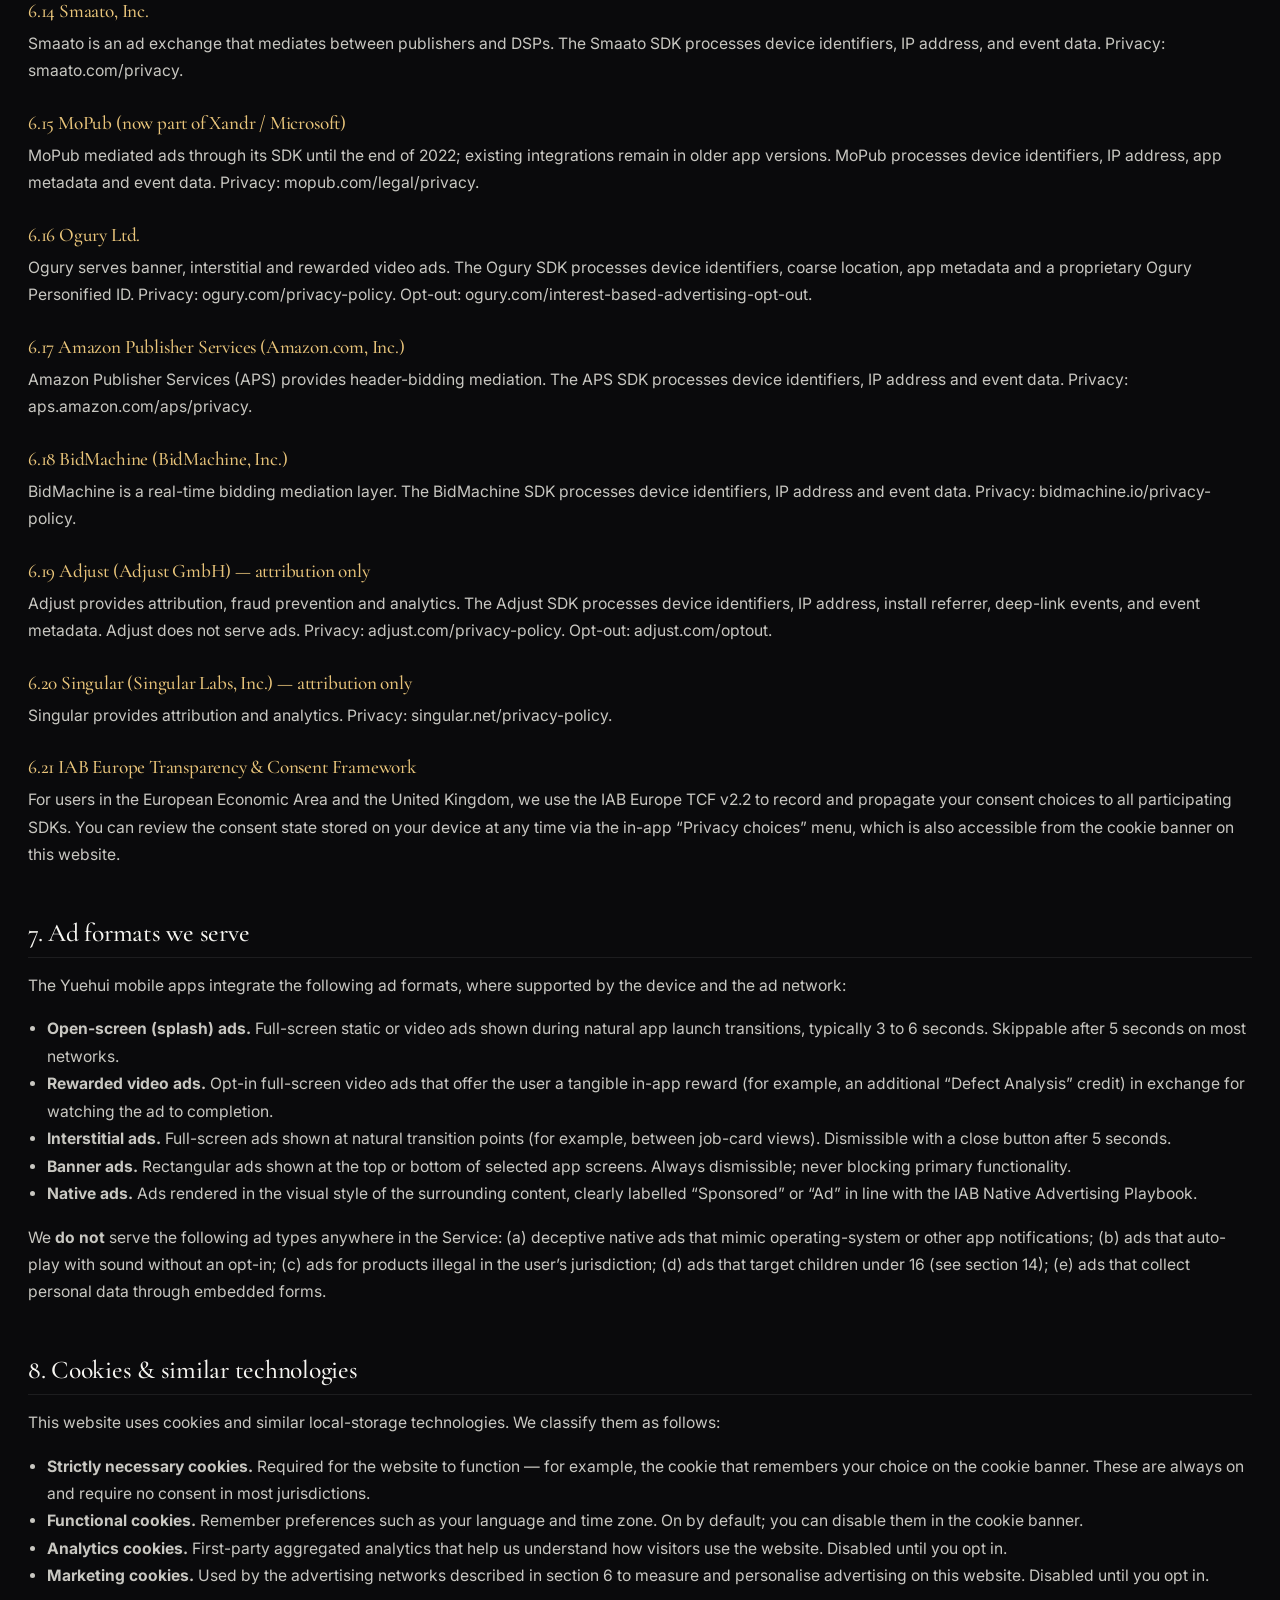
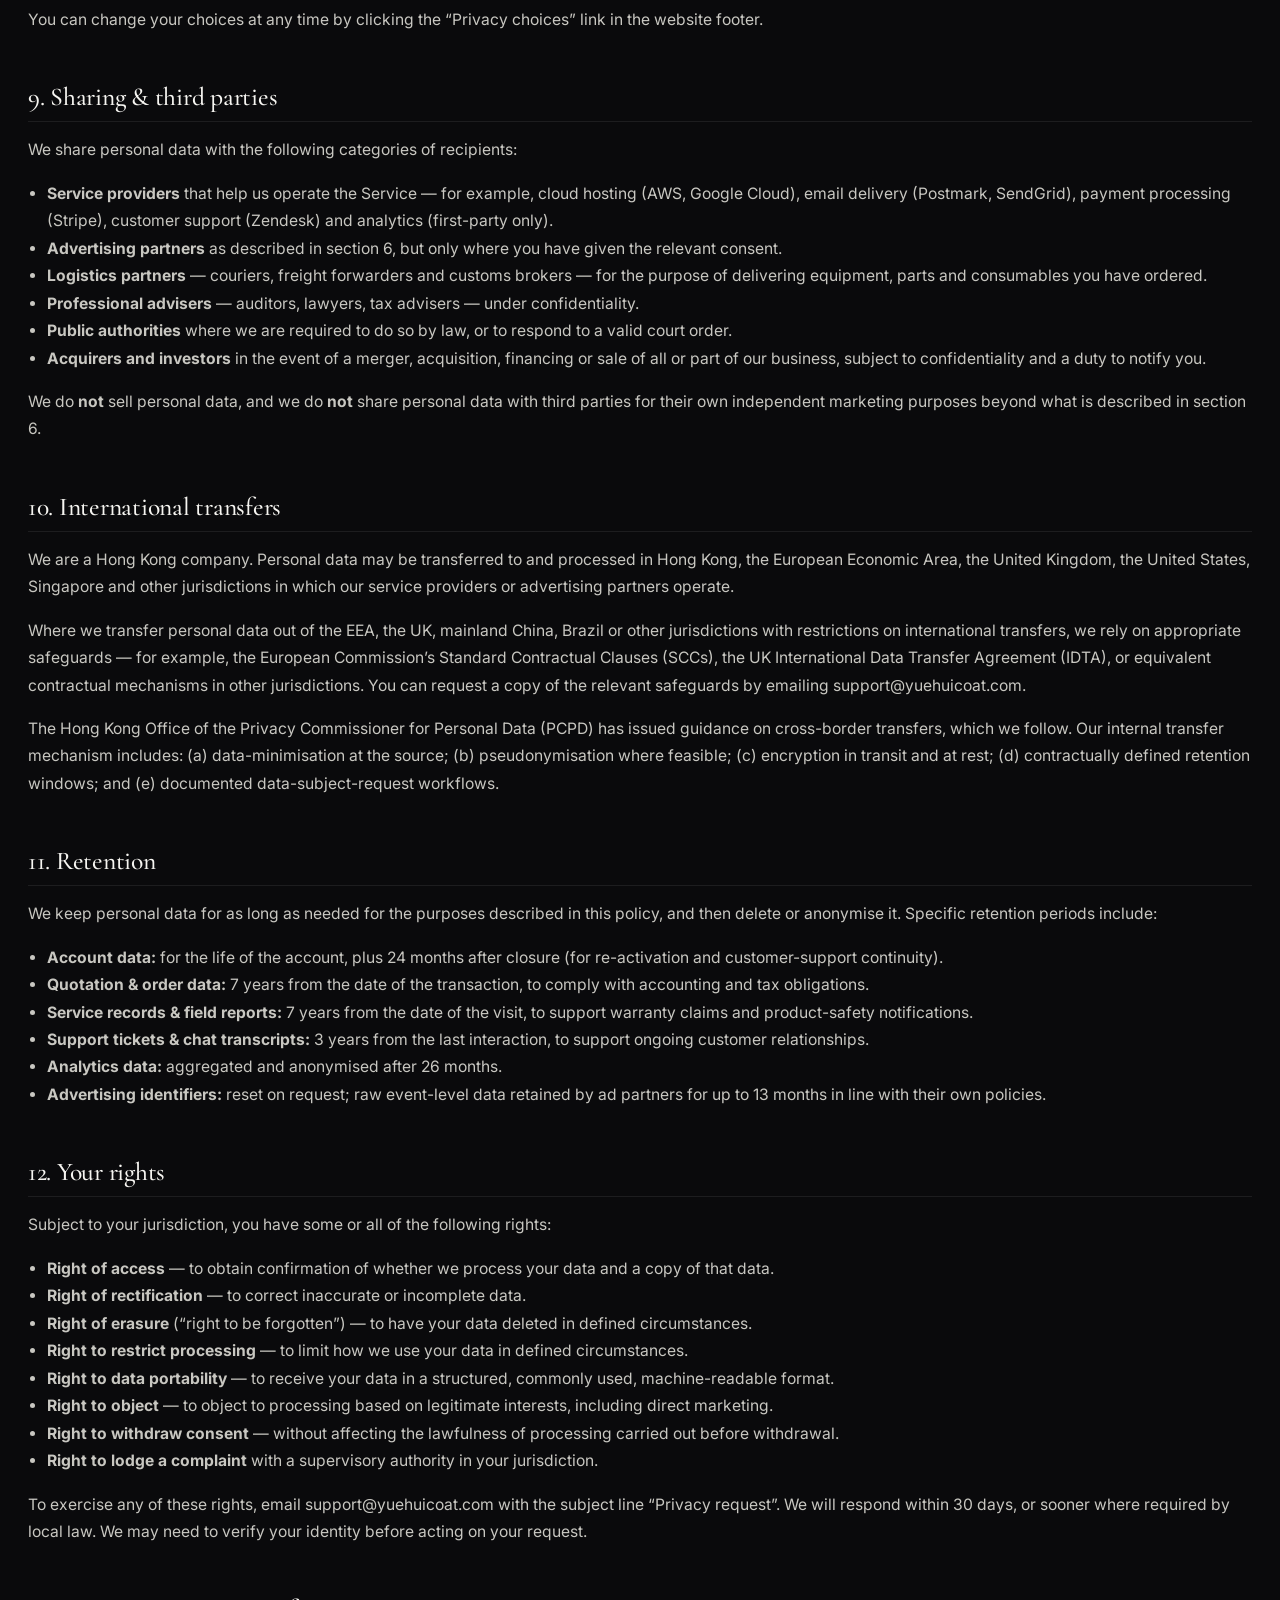
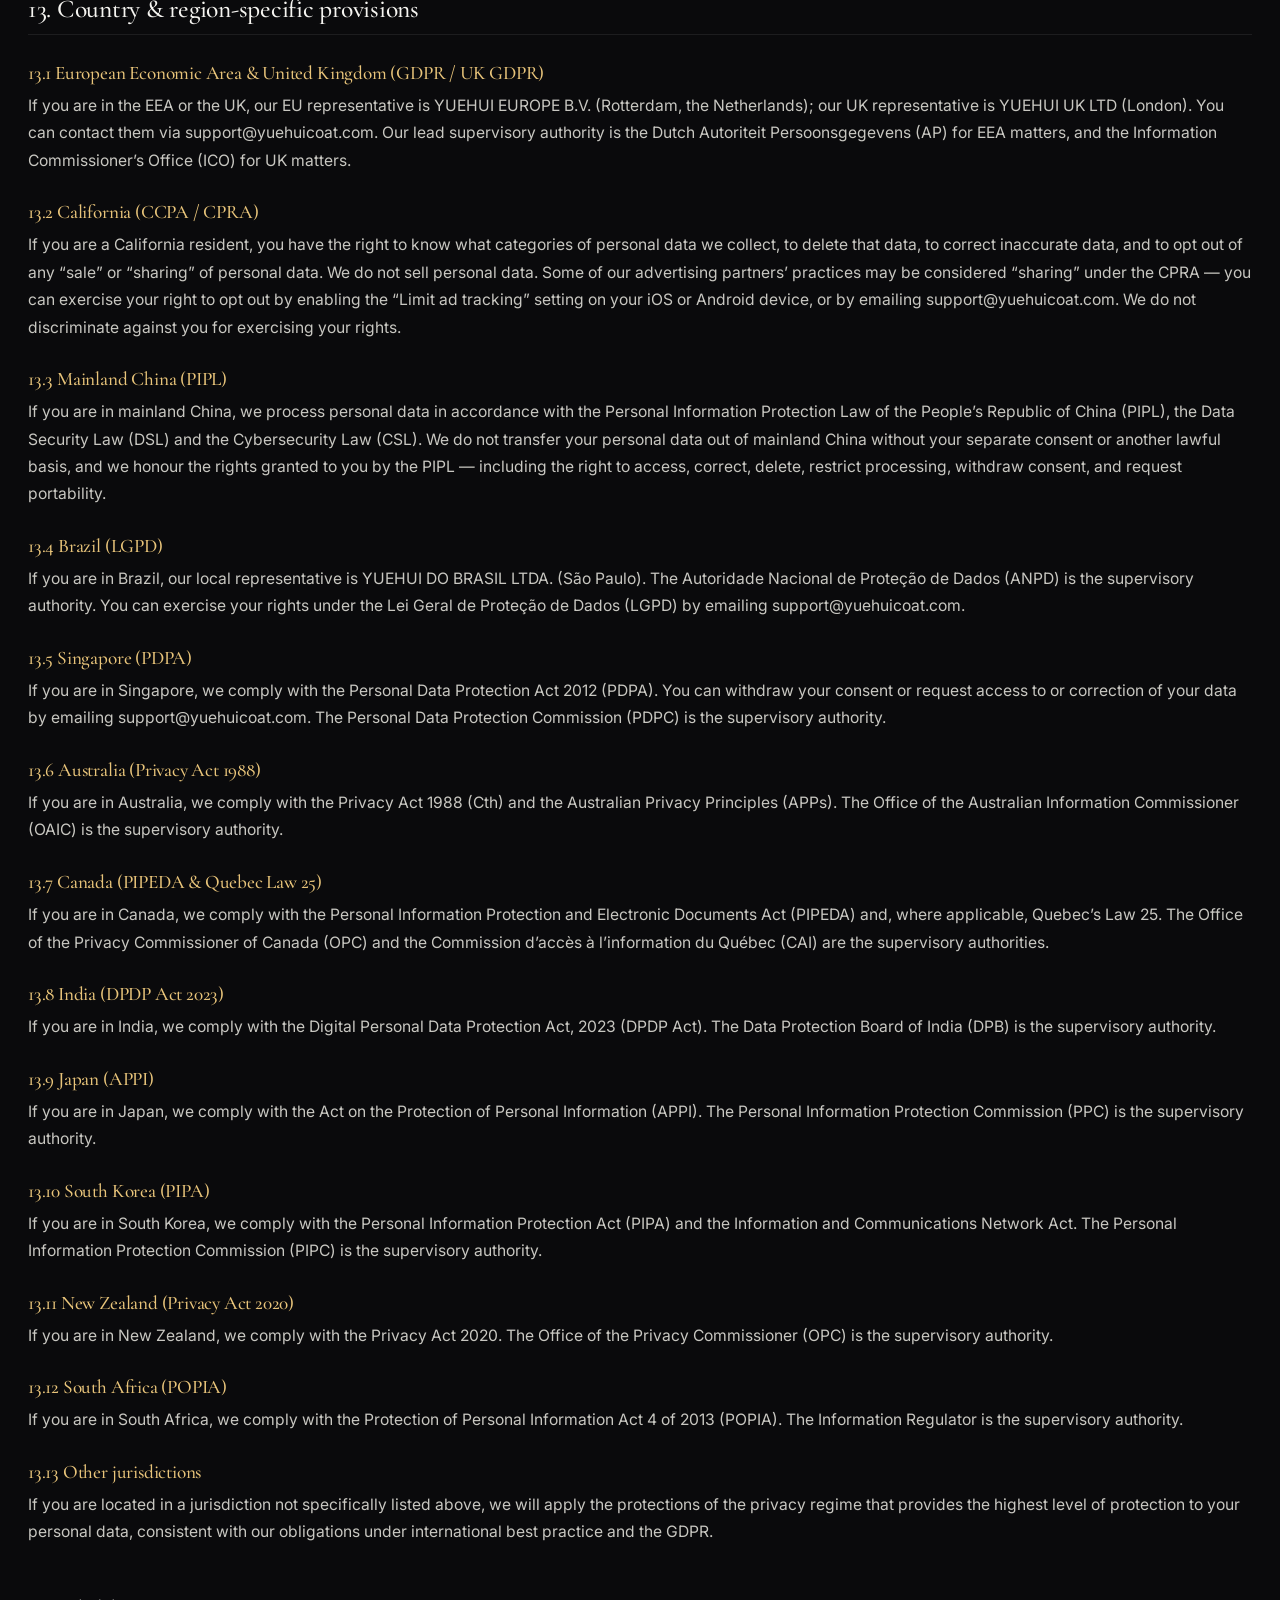
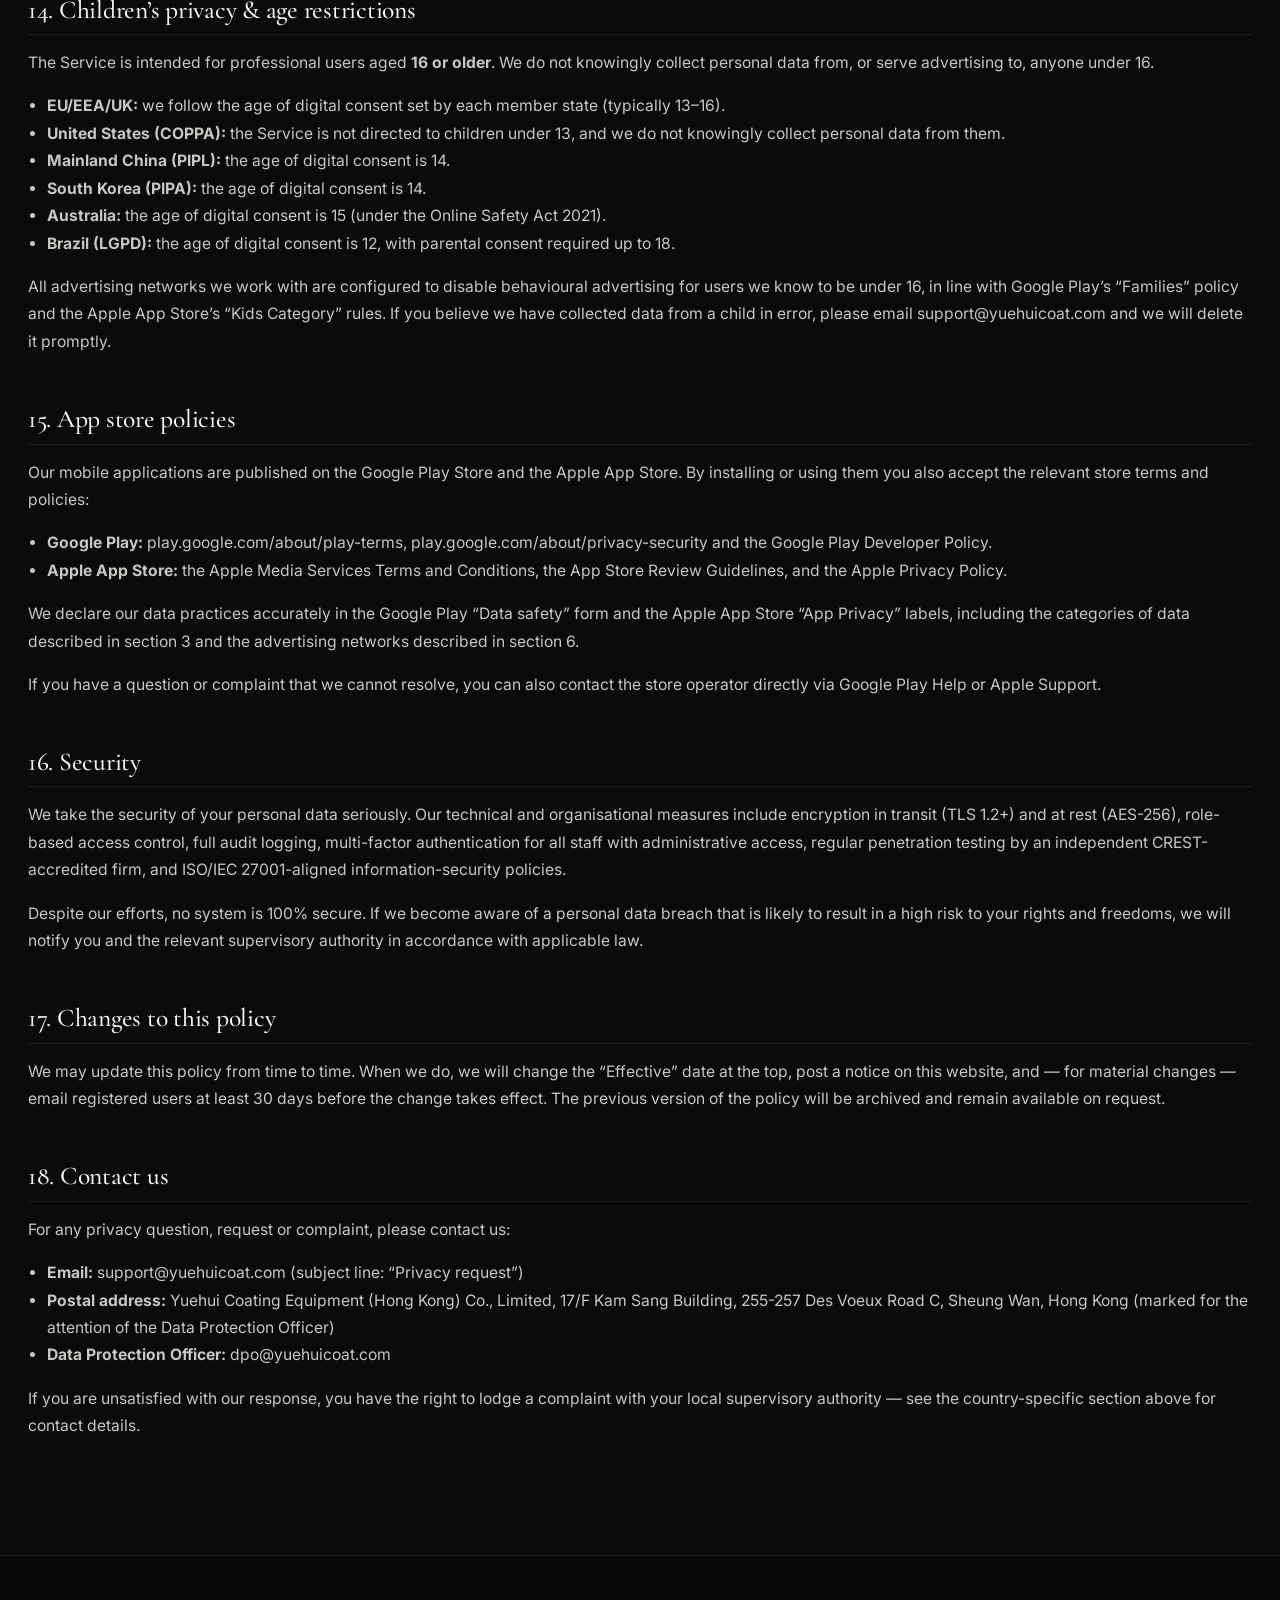
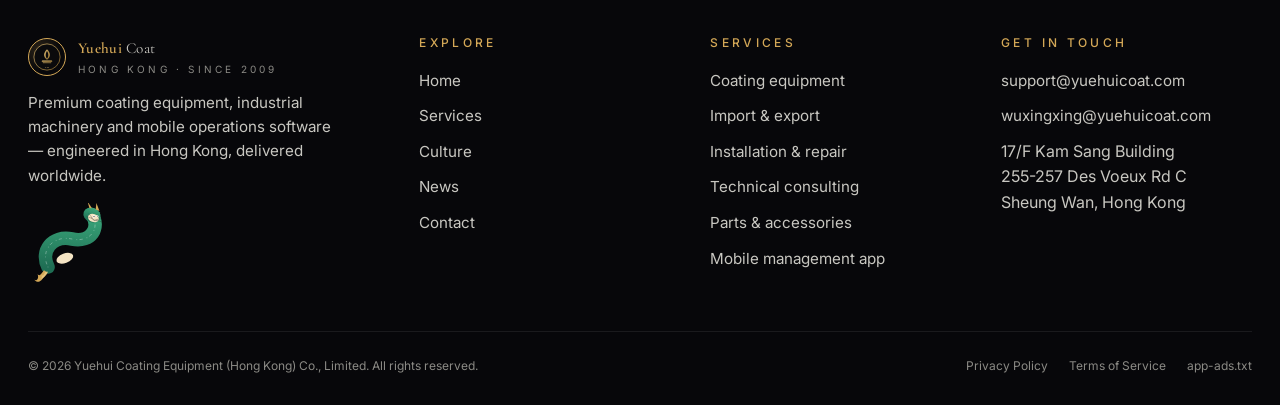
<file: legal/privacy.html>
<!doctype html>
<html lang="en">
<head>
  <meta charset="utf-8">
  <meta name="viewport" content="width=device-width, initial-scale=1, viewport-fit=cover">
  <title>Privacy Policy — Yuehui Coating Equipment (Hong Kong) Co., Limited</title>
  <meta name="description" content="The full privacy policy of Yuehui Coating Equipment (Hong Kong) Co., Limited. Covers data we collect, how we use it, advertising networks (Google AdMob, Meta Audience Network, AppLovin, Unity Ads, Pangle, InMobi, Vungle, Chartboost, Tapjoy, ironSource, Mintegral, Smaato, AdColony, MoPub, Ogury, Amazon Publisher Services, Digital Turbine and BidMachine) integrated into our mobile apps, cookies, your rights under GDPR, CCPA/CPRA, UK GDPR, PIPL, LGPD, Singapore PDPA, Australia Privacy Act, Canada PIPEDA and India's DPDP Act, age restrictions, app-store policies and how to contact us.">
  <meta name="robots" content="index, follow, max-snippet:-1, max-image-preview:large">
  <meta name="theme-color" content="#0a0a0c">
  <link rel="canonical" href="https://yuehuicoat.com/legal/privacy.html">
  <link rel="icon" type="image/svg+xml" href="../images/favicon.svg">
  <link rel="apple-touch-icon" href="../images/favicon.svg">
  <meta property="og:type" content="article">
  <meta property="og:title" content="Privacy Policy — Yuehui Coating Equipment">
  <meta property="og:description" content="How we collect, use and share data — and the advertising networks integrated into the Yuehui mobile app.">
  <meta property="og:url" content="https://yuehuicoat.com/legal/privacy.html">
  <meta name="twitter:card" content="summary">
  <link rel="preconnect" href="https://fonts.googleapis.com">
  <link rel="preconnect" href="https://fonts.gstatic.com" crossorigin>
  <link href="https://fonts.googleapis.com/css2?family=Cormorant+Garamond:ital,wght@0,400;0,500;0,600;1,400;1,500&family=Inter:wght@300;400;500;600;700&display=swap" rel="stylesheet">
  <link rel="stylesheet" href="../css/styles.css">
  <script type="application/ld+json">
  {
    "@context": "https://schema.org",
    "@type": "PrivacyPolicy",
    "name": "Yuehui Privacy Policy",
    "url": "https://yuehuicoat.com/legal/privacy.html",
    "datePublished": "2026-01-01",
    "dateModified": "2026-09-01",
    "isPartOf": { "@type": "WebSite", "name": "Yuehui Coating Equipment", "url": "https://yuehuicoat.com/" }
  }
  </script>
</head>
<body>
  <div class="boot" aria-hidden="true"><div class="ring"></div><span>Yuehui Coat · Loading</span></div>

  <header class="site-header" role="banner">
    <div class="container nav">
      <a class="brand" href="../" aria-label="Yuehui Coating Equipment — Home">
        <span class="brand-mark"><img src="../images/logo.svg" alt="" width="28" height="28"></span>
        <span class="brand-name"><strong>Yuehui</strong> Coat<span>Hong Kong · Since 2009</span></span>
      </a>
      <nav aria-label="Primary">
        <ul class="nav-links">
          <li><a href="../">Home</a></li>
          <li><a href="../services/">Services</a></li>
          <li><a href="../culture/">Culture</a></li>
          <li><a href="../news/">News</a></li>
          <li><a href="../contact/">Contact</a></li>
        </ul>
      </nav>
      <div class="nav-cta">
        <span class="lang-pill">EN · USD</span>
        <a class="btn btn-primary" href="../contact/">Get a Quote<svg class="arrow" width="14" height="14" viewBox="0 0 24 24" fill="none" stroke="currentColor" stroke-width="2" stroke-linecap="round" stroke-linejoin="round" aria-hidden="true"><path d="M5 12h14M13 5l7 7-7 7"/></svg></a>
        <button class="menu-toggle" aria-label="Toggle menu" aria-expanded="false"><span></span></button>
      </div>
    </div>
  </header>

  <main id="main" class="legal-shell">
    <div class="container">
      <div data-reveal>
        <span class="eyebrow">Legal · Privacy</span>
        <h1>Privacy Policy</h1>
        <p class="lead">A full, plain-English description of the data we collect, how we use it, the advertising networks integrated into our mobile apps, and the rights you have under the privacy laws of the markets in which we operate.</p>
        <div class="meta">
          <span>Effective: 1 September 2026</span>
          <span>Version 3.2</span>
          <span>Controller: Yuehui Coating Equipment (HK) Co., Ltd.</span>
        </div>

        <nav class="toc" aria-label="Table of contents">
          <h4>Contents</h4>
          <ol>
            <li><a href="#scope">Scope &amp; controller</a></li>
            <li><a href="#definitions">Definitions</a></li>
            <li><a href="#collect">Data we collect</a></li>
            <li><a href="#use">How we use data</a></li>
            <li><a href="#legal">Legal bases (GDPR / UK GDPR)</a></li>
            <li><a href="#ads">Advertising networks &amp; SDKs</a></li>
            <li><a href="#adtypes">Ad formats we serve</a></li>
            <li><a href="#cookies">Cookies &amp; similar tech</a></li>
            <li><a href="#third">Sharing &amp; third parties</a></li>
            <li><a href="#transfers">International transfers</a></li>
            <li><a href="#retention">Retention</a></li>
            <li><a href="#rights">Your rights</a></li>
            <li><a href="#regional">Country &amp; region specifics</a></li>
            <li><a href="#children">Children’s privacy &amp; age</a></li>
            <li><a href="#stores">App store policies</a></li>
            <li><a href="#security">Security</a></li>
            <li><a href="#changes">Changes to this policy</a></li>
            <li><a href="#contact">Contact us</a></li>
          </ol>
        </nav>
      </div>

      <section>
        <h2 id="scope">1. Scope &amp; controller</h2>
        <p>This Privacy Policy applies to the website <strong>yuehuicoat.com</strong> and to all mobile applications published by <strong>Yuehui Coating Equipment (Hong Kong) Co., Limited</strong> (“Yuehui”, “we”, “us”, “our”) on Google Play, the Apple App Store and any other app store we may distribute through in the future. It covers personal data collected through these surfaces, as well as data collected during the course of providing our coating-equipment, technical-consulting, spare-parts and field-service offerings.</p>
        <p>The data controller for the processing described in this policy is <strong>Yuehui Coating Equipment (Hong Kong) Co., Limited</strong>, a private company limited by shares, incorporated in Hong Kong, with its registered office at 17/F Kam Sang Building, 255-257 Des Voeux Road C, Sheung Wan, Hong Kong.</p>
        <p>Where local law requires us to appoint a local representative (for example under the EU GDPR or the UK GDPR), the relevant details are set out in <a href="#regional">section 13</a>.</p>
      </section>

      <section>
        <h2 id="definitions">2. Definitions</h2>
        <ul>
          <li><strong>“Personal data”</strong> means any information that identifies, or can reasonably be used to identify, an individual.</li>
          <li><strong>“Processing”</strong> means any operation performed on personal data, including collection, storage, use, disclosure or erasure.</li>
          <li><strong>“Service”</strong> means our website, our mobile applications and any related customer-service interaction.</li>
          <li><strong>“SDK”</strong> means a third-party software development kit integrated into our mobile applications.</li>
          <li><strong>“End user”</strong> or <strong>“you”</strong> means any individual who interacts with our Service.</li>
        </ul>
      </section>

      <section>
        <h2 id="collect">3. Data we collect</h2>
        <p>We collect the following categories of personal data, depending on which Service you use and how you interact with it.</p>

        <h3>3.1 Data you give us directly</h3>
        <ul>
          <li><strong>Identity &amp; contact data:</strong> name, business email, phone number, job title, employer, country.</li>
          <li><strong>Account credentials:</strong> email and hashed password for the Yuehui mobile app, plus your chosen language and time zone.</li>
          <li><strong>Communications data:</strong> the content of emails, contact-form submissions, support tickets, recorded calls (where permitted by law) and chat messages with our team.</li>
          <li><strong>Quotation data:</strong> details you share with us about a coating project, including substrate, throughput, finish targets, factory location, and any documents you upload.</li>
          <li><strong>Payment data:</strong> billing address, tax identifier and the last four digits of any payment card. We do not store full card numbers on our systems — these are tokenised by our PCI-DSS compliant payment processor.</li>
        </ul>

        <h3>3.2 Data we collect automatically</h3>
        <ul>
          <li><strong>Device &amp; log data:</strong> IP address, device type, operating system, browser type and version, locale, screen size, the URLs you came from and went to, and timestamps.</li>
          <li><strong>Usage data:</strong> pages viewed, features used, approximate click coordinates, scroll depth, app screens opened, jobs logged, defect photos taken, time spent on each screen.</li>
          <li><strong>Approximate location:</strong> country and city-level location derived from your IP address, or precise location if you grant the mobile app explicit permission.</li>
          <li><strong>Cookies &amp; similar:</strong> as described in <a href="#cookies">section 8</a>.</li>
        </ul>

        <h3>3.3 Data from third parties</h3>
        <ul>
          <li>Business contact information from trade-show registrations, distributor referrals and public corporate registries.</li>
          <li>Aggregated demographic and interest data from advertising networks — but only where you have given the relevant consent in the relevant jurisdiction.</li>
        </ul>

        <h3>3.4 Data we do <em>not</em> collect</h3>
        <p>We do not knowingly collect special categories of data (such as racial or ethnic origin, political opinions, religious beliefs, trade-union membership, genetic or biometric data, health data, or data concerning sexual orientation) through the Service. We do not knowingly collect personal data from children under the age of 16 — see <a href="#children">section 14</a>.</p>
      </section>

      <section>
        <h2 id="use">4. How we use data</h2>
        <p>We use personal data for the following purposes:</p>
        <ol>
          <li><strong>To operate the Service.</strong> Authenticating your account, syncing data across devices, providing customer support, and remembering your preferences.</li>
          <li><strong>To fulfil our contract with you.</strong> Preparing quotations, processing orders, shipping equipment and parts, scheduling installation and field-service visits, and issuing invoices.</li>
          <li><strong>To improve the Service.</strong> Understanding which features are used most, diagnosing performance issues, and prioritising engineering investment.</li>
          <li><strong>To communicate with you.</strong> Sending transactional emails (order confirmations, service updates, security alerts), responding to your enquiries, and — where you have opted in — sending the monthly Yuehui dispatch newsletter and product updates.</li>
          <li><strong>To show advertising in our mobile apps.</strong> Displaying and measuring ads served by the networks described in <a href="#ads">section 5</a>. The app does not show advertising to users on a paid plan.</li>
          <li><strong>To comply with our legal obligations.</strong> Keeping accounting records, responding to lawful requests from public authorities, and meeting export-control and sanctions-screening requirements.</li>
          <li><strong>To protect our legitimate interests.</strong> Detecting and preventing fraud or abuse of the Service, enforcing our Terms of Service, and defending legal claims — where these interests are not overridden by your rights and freedoms.</li>
        </ol>
      </section>

      <section>
        <h2 id="legal">5. Legal bases for processing (EU / EEA / UK)</h2>
        <p>If you are in the European Economic Area, the United Kingdom, or another jurisdiction that requires a legal basis for processing, we rely on the following bases under the GDPR and UK GDPR:</p>
        <ul>
          <li><strong>Performance of a contract</strong> (Art. 6(1)(b) GDPR) — for processing needed to provide the Service, fulfil a quotation, deliver equipment, or carry out a service engagement.</li>
          <li><strong>Legitimate interests</strong> (Art. 6(1)(f) GDPR) — for product analytics, security, fraud prevention and basic direct marketing to existing customers, balanced against your rights and freedoms.</li>
          <li><strong>Compliance with a legal obligation</strong> (Art. 6(1)(c) GDPR) — for accounting, tax, sanctions screening and responding to lawful authority requests.</li>
          <li><strong>Consent</strong> (Art. 6(1)(a) GDPR) — for non-essential cookies, for personalised advertising, and for the Yuehui dispatch newsletter. You can withdraw your consent at any time without affecting the lawfulness of processing carried out before withdrawal.</li>
        </ul>
      </section>

      <section>
        <h2 id="ads">6. Advertising networks &amp; SDKs integrated into our mobile apps</h2>
        <p>Our free-tier mobile applications display advertising served by the following third-party networks and SDKs. Each network acts as an independent data controller (or, in some cases, a joint controller) for the personal data it processes. We disclose these networks to you in line with the Google Play “Data safety” requirements, the Apple App Store “App Privacy” requirements, and the requirements of the Interactive Advertising Bureau (IAB) Europe Transparency &amp; Consent Framework (TCF v2.2).</p>
        <p>The full list of authorised advertising sellers for our apps is also published in the IAB-compliant <code>app-ads.txt</code> file at the root of our website (<a href="../app-ads.txt">/app-ads.txt</a>). We update this list at least every 90 days.</p>

        <h3>6.1 Google AdMob (Google LLC)</h3>
        <p>AdMob serves banner ads, interstitial ads, rewarded video ads and native ads. AdMob and its underlying technologies (Google Mobile Ads SDK, Google Ad Manager) process device identifiers (Google Advertising ID / IDFA), IP address, approximate location, app activity, and — where you have consented — a list of installed apps. Google acts as a controller for these processing activities. We use Google’s “Attenuated” consent mode for users who decline consent, and “Full” mode for users who grant consent. Google’s certified TCF v2.2 signals are honoured. Privacy: <a href="https://policies.google.com/privacy" rel="noopener noreferrer" target="_blank">policies.google.com/privacy</a>. Partner-list: <a href="https://policies.google.com/technologies/partner-sites" rel="noopener noreferrer" target="_blank">policies.google.com/technologies/partner-sites</a>.</p>

        <h3>6.2 Meta Audience Network (Meta Platforms, Inc.)</h3>
        <p>Meta Audience Network serves banner, interstitial and rewarded video ads. It processes device identifiers, coarse location, app events and engagement signals; in some cases, it may receive hashed email addresses if you are logged in to a Meta product on the same device. Meta may use this data to personalise ads on its own platforms in line with the Meta Privacy Policy. Privacy: <a href="https://www.facebook.com/privacy/policy/" rel="noopener noreferrer" target="_blank">facebook.com/privacy/policy</a>. Ad-preferences: <a href="https://www.facebook.com/adpreferences" rel="noopener noreferrer" target="_blank">facebook.com/adpreferences</a>.</p>

        <h3>6.3 AppLovin Corporation (AppLovin, MAX, Lion Studios)</h3>
        <p>AppLovin’s MAX mediation layer and the AppLovin SDK serve banner, interstitial, rewarded video and native ads. They process Google Advertising ID, IDFA, IP address, device metadata, and event-level data such as ad views and clicks. Privacy: <a href="https://www.applovin.com/privacy/" rel="noopener noreferrer" target="_blank">applovin.com/privacy</a>. Opt-out: <a href="https://www.applovin.com/optout/" rel="noopener noreferrer" target="_blank">applovin.com/optout</a>.</p>

        <h3>6.4 Unity Ads (Unity Technologies)</h3>
        <p>Unity Ads serves banner, interstitial, rewarded video and “playable” ads. The Unity SDK processes device identifiers, coarse location, app session length, and an internal Unity device identifier. Privacy: <a href="https://unity.com/legal/privacy-policy" rel="noopener noreferrer" target="_blank">unity.com/legal/privacy-policy</a>. Data-subject requests: <a href="https://unity.com/legal/data-privacy-request" rel="noopener noreferrer" target="_blank">unity.com/legal/data-privacy-request</a>.</p>

        <h3>6.5 Pangle (ByteDance Pte. Ltd.)</h3>
        <p>Pangle serves banner, interstitial, rewarded video and splash ads. Pangle processes device identifiers, IP-derived location, device model and event-level ad data. Privacy: <a href="https://www.pangleglobal.com/privacy" rel="noopener noreferrer" target="_blank">pangleglobal.com/privacy</a>. EU/UK users are served via the TCF-compliant Pangle SDK.</p>

        <h3>6.6 ironSource / Unity ironSource (Unity Technologies)</h3>
        <p>ironSource serves offerwall, rewarded video and interstitial ads. The ironSource SDK processes device identifiers, app-session metadata, and event-level ad data. Privacy: <a href="https://www.is.com/privacy-policy" rel="noopener noreferrer" target="_blank">is.com/privacy-policy</a>.</p>

        <h3>6.7 InMobi Pte. Ltd.</h3>
        <p>InMobi serves banner, interstitial, rewarded video and native ads. InMobi processes Google Advertising ID, IDFA, IP address, coarse location, and a list of installed apps. Privacy: <a href="https://www.inmobi.com/privacy-policy" rel="noopener noreferrer" target="_blank">inmobi.com/privacy-policy</a>. Opt-out: <a href="https://www.inmobi.com/opt-out/" rel="noopener noreferrer" target="_blank">inmobi.com/opt-out</a>.</p>

        <h3>6.8 Vungle (Liftoff Mobile, Inc.)</h3>
        <p>Vungle serves interstitial, rewarded video and playables. The Vungle SDK processes device identifiers, IP address, event data and a Vungle internal identifier. Privacy: <a href="https://vungle.com/privacy/" rel="noopener noreferrer" target="_blank">vungle.com/privacy</a>. EU/UK users are served via Google’s User Messaging Platform (UMP) consent flow.</p>

        <h3>6.9 Chartboost (Zynga / Chartboost, Inc.)</h3>
        <p>Chartboost serves interstitial, rewarded video and native ads. The Chartboost SDK processes device identifiers, IP address, app metadata and a Chartboost device identifier. Privacy: <a href="https://www.chartboost.com/legal/privacy-policy/" rel="noopener noreferrer" target="_blank">chartboost.com/legal/privacy-policy</a>.</p>

        <h3>6.10 Tapjoy, Inc.</h3>
        <p>Tapjoy specialises in rewarded video and offerwall ads. The Tapjoy SDK processes device identifiers, app metadata and event data. Privacy: <a href="https://www.tapjoy.com/legal/advertisers/privacy-policy/" rel="noopener noreferrer" target="_blank">tapjoy.com/legal/advertisers/privacy-policy</a>.</p>

        <h3>6.11 Digital Turbine (Digital Turbine, Inc.)</h3>
        <p>Digital Turbine (including its subsidiaries AdColony, Fyber and PlaceIQ) serves banner, interstitial, rewarded video and native ads. The SDKs process device identifiers, coarse location, IP address and event data. Privacy: <a href="https://www.digitalturbine.com/privacy-policy/" rel="noopener noreferrer" target="_blank">digitalturbine.com/privacy-policy</a>.</p>

        <h3>6.12 AdColony (Digital Turbine subsidiary)</h3>
        <p>AdColony serves full-screen interstitial, rewarded video and “Instant-Play™” HD video ads. The AdColony SDK processes device identifiers, IP address, device metadata and event data. Privacy: <a href="https://www.adcolony.com/privacy-policy/" rel="noopener noreferrer" target="_blank">adcolony.com/privacy-policy</a>.</p>

        <h3>6.13 Mintegral (Mobvista International Technology Limited)</h3>
        <p>Mintegral serves banner, interstitial, rewarded video and native ads. The Mintegral SDK processes device identifiers, IP address, coarse location and event data. Privacy: <a href="https://www.mintegral.com/en/privacy" rel="noopener noreferrer" target="_blank">mintegral.com/en/privacy</a>.</p>

        <h3>6.14 Smaato, Inc.</h3>
        <p>Smaato is an ad exchange that mediates between publishers and DSPs. The Smaato SDK processes device identifiers, IP address, and event data. Privacy: <a href="https://www.smaato.com/privacy/" rel="noopener noreferrer" target="_blank">smaato.com/privacy</a>.</p>

        <h3>6.15 MoPub (now part of Xandr / Microsoft)</h3>
        <p>MoPub mediated ads through its SDK until the end of 2022; existing integrations remain in older app versions. MoPub processes device identifiers, IP address, app metadata and event data. Privacy: <a href="https://www.mopub.com/legal/privacy/" rel="noopener noreferrer" target="_blank">mopub.com/legal/privacy</a>.</p>

        <h3>6.16 Ogury Ltd.</h3>
        <p>Ogury serves banner, interstitial and rewarded video ads. The Ogury SDK processes device identifiers, coarse location, app metadata and a proprietary Ogury Personified ID. Privacy: <a href="https://ogury.com/privacy-policy/" rel="noopener noreferrer" target="_blank">ogury.com/privacy-policy</a>. Opt-out: <a href="https://ogury.com/interest-based-advertising-opt-out/" rel="noopener noreferrer" target="_blank">ogury.com/interest-based-advertising-opt-out</a>.</p>

        <h3>6.17 Amazon Publisher Services (Amazon.com, Inc.)</h3>
        <p>Amazon Publisher Services (APS) provides header-bidding mediation. The APS SDK processes device identifiers, IP address and event data. Privacy: <a href="https://aps.amazon.com/aps/privacy/" rel="noopener noreferrer" target="_blank">aps.amazon.com/aps/privacy</a>.</p>

        <h3>6.18 BidMachine (BidMachine, Inc.)</h3>
        <p>BidMachine is a real-time bidding mediation layer. The BidMachine SDK processes device identifiers, IP address and event data. Privacy: <a href="https://bidmachine.io/privacy-policy/" rel="noopener noreferrer" target="_blank">bidmachine.io/privacy-policy</a>.</p>

        <h3>6.19 Adjust (Adjust GmbH) — attribution only</h3>
        <p>Adjust provides attribution, fraud prevention and analytics. The Adjust SDK processes device identifiers, IP address, install referrer, deep-link events, and event metadata. Adjust does not serve ads. Privacy: <a href="https://www.adjust.com/privacy-policy/" rel="noopener noreferrer" target="_blank">adjust.com/privacy-policy</a>. Opt-out: <a href="https://www.adjust.com/optout/" rel="noopener noreferrer" target="_blank">adjust.com/optout</a>.</p>

        <h3>6.20 Singular (Singular Labs, Inc.) — attribution only</h3>
        <p>Singular provides attribution and analytics. Privacy: <a href="https://www.singular.net/privacy-policy/" rel="noopener noreferrer" target="_blank">singular.net/privacy-policy</a>.</p>

        <h3>6.21 IAB Europe Transparency &amp; Consent Framework</h3>
        <p>For users in the European Economic Area and the United Kingdom, we use the IAB Europe TCF v2.2 to record and propagate your consent choices to all participating SDKs. You can review the consent state stored on your device at any time via the in-app “Privacy choices” menu, which is also accessible from the cookie banner on this website.</p>
      </section>

      <section>
        <h2 id="adtypes">7. Ad formats we serve</h2>
        <p>The Yuehui mobile apps integrate the following ad formats, where supported by the device and the ad network:</p>
        <ul>
          <li><strong>Open-screen (splash) ads.</strong> Full-screen static or video ads shown during natural app launch transitions, typically 3 to 6 seconds. Skippable after 5 seconds on most networks.</li>
          <li><strong>Rewarded video ads.</strong> Opt-in full-screen video ads that offer the user a tangible in-app reward (for example, an additional “Defect Analysis” credit) in exchange for watching the ad to completion.</li>
          <li><strong>Interstitial ads.</strong> Full-screen ads shown at natural transition points (for example, between job-card views). Dismissible with a close button after 5 seconds.</li>
          <li><strong>Banner ads.</strong> Rectangular ads shown at the top or bottom of selected app screens. Always dismissible; never blocking primary functionality.</li>
          <li><strong>Native ads.</strong> Ads rendered in the visual style of the surrounding content, clearly labelled “Sponsored” or “Ad” in line with the IAB Native Advertising Playbook.</li>
        </ul>
        <p>We <strong>do not</strong> serve the following ad types anywhere in the Service: (a) deceptive native ads that mimic operating-system or other app notifications; (b) ads that auto-play with sound without an opt-in; (c) ads for products illegal in the user’s jurisdiction; (d) ads that target children under 16 (see <a href="#children">section 14</a>); (e) ads that collect personal data through embedded forms.</p>
      </section>

      <section>
        <h2 id="cookies">8. Cookies &amp; similar technologies</h2>
        <p>This website uses cookies and similar local-storage technologies. We classify them as follows:</p>
        <ul>
          <li><strong>Strictly necessary cookies.</strong> Required for the website to function — for example, the cookie that remembers your choice on the cookie banner. These are always on and require no consent in most jurisdictions.</li>
          <li><strong>Functional cookies.</strong> Remember preferences such as your language and time zone. On by default; you can disable them in the cookie banner.</li>
          <li><strong>Analytics cookies.</strong> First-party aggregated analytics that help us understand how visitors use the website. Disabled until you opt in.</li>
          <li><strong>Marketing cookies.</strong> Used by the advertising networks described in <a href="#ads">section 6</a> to measure and personalise advertising on this website. Disabled until you opt in.</li>
        </ul>
        <p>You can change your choices at any time by clicking the “Privacy choices” link in the website footer.</p>
      </section>

      <section>
        <h2 id="third">9. Sharing &amp; third parties</h2>
        <p>We share personal data with the following categories of recipients:</p>
        <ul>
          <li><strong>Service providers</strong> that help us operate the Service — for example, cloud hosting (AWS, Google Cloud), email delivery (Postmark, SendGrid), payment processing (Stripe), customer support (Zendesk) and analytics (first-party only).</li>
          <li><strong>Advertising partners</strong> as described in <a href="#ads">section 6</a>, but only where you have given the relevant consent.</li>
          <li><strong>Logistics partners</strong> — couriers, freight forwarders and customs brokers — for the purpose of delivering equipment, parts and consumables you have ordered.</li>
          <li><strong>Professional advisers</strong> — auditors, lawyers, tax advisers — under confidentiality.</li>
          <li><strong>Public authorities</strong> where we are required to do so by law, or to respond to a valid court order.</li>
          <li><strong>Acquirers and investors</strong> in the event of a merger, acquisition, financing or sale of all or part of our business, subject to confidentiality and a duty to notify you.</li>
        </ul>
        <p>We do <strong>not</strong> sell personal data, and we do <strong>not</strong> share personal data with third parties for their own independent marketing purposes beyond what is described in <a href="#ads">section 6</a>.</p>
      </section>

      <section>
        <h2 id="transfers">10. International transfers</h2>
        <p>We are a Hong Kong company. Personal data may be transferred to and processed in Hong Kong, the European Economic Area, the United Kingdom, the United States, Singapore and other jurisdictions in which our service providers or advertising partners operate.</p>
        <p>Where we transfer personal data out of the EEA, the UK, mainland China, Brazil or other jurisdictions with restrictions on international transfers, we rely on appropriate safeguards — for example, the European Commission’s Standard Contractual Clauses (SCCs), the UK International Data Transfer Agreement (IDTA), or equivalent contractual mechanisms in other jurisdictions. You can request a copy of the relevant safeguards by emailing <a href="mailto:support@yuehuicoat.com">support@yuehuicoat.com</a>.</p>
        <p>The Hong Kong Office of the Privacy Commissioner for Personal Data (PCPD) has issued guidance on cross-border transfers, which we follow. Our internal transfer mechanism includes: (a) data-minimisation at the source; (b) pseudonymisation where feasible; (c) encryption in transit and at rest; (d) contractually defined retention windows; and (e) documented data-subject-request workflows.</p>
      </section>

      <section>
        <h2 id="retention">11. Retention</h2>
        <p>We keep personal data for as long as needed for the purposes described in this policy, and then delete or anonymise it. Specific retention periods include:</p>
        <ul>
          <li><strong>Account data:</strong> for the life of the account, plus 24 months after closure (for re-activation and customer-support continuity).</li>
          <li><strong>Quotation &amp; order data:</strong> 7 years from the date of the transaction, to comply with accounting and tax obligations.</li>
          <li><strong>Service records &amp; field reports:</strong> 7 years from the date of the visit, to support warranty claims and product-safety notifications.</li>
          <li><strong>Support tickets &amp; chat transcripts:</strong> 3 years from the last interaction, to support ongoing customer relationships.</li>
          <li><strong>Analytics data:</strong> aggregated and anonymised after 26 months.</li>
          <li><strong>Advertising identifiers:</strong> reset on request; raw event-level data retained by ad partners for up to 13 months in line with their own policies.</li>
        </ul>
      </section>

      <section>
        <h2 id="rights">12. Your rights</h2>
        <p>Subject to your jurisdiction, you have some or all of the following rights:</p>
        <ul>
          <li><strong>Right of access</strong> — to obtain confirmation of whether we process your data and a copy of that data.</li>
          <li><strong>Right of rectification</strong> — to correct inaccurate or incomplete data.</li>
          <li><strong>Right of erasure</strong> (“right to be forgotten”) — to have your data deleted in defined circumstances.</li>
          <li><strong>Right to restrict processing</strong> — to limit how we use your data in defined circumstances.</li>
          <li><strong>Right to data portability</strong> — to receive your data in a structured, commonly used, machine-readable format.</li>
          <li><strong>Right to object</strong> — to object to processing based on legitimate interests, including direct marketing.</li>
          <li><strong>Right to withdraw consent</strong> — without affecting the lawfulness of processing carried out before withdrawal.</li>
          <li><strong>Right to lodge a complaint</strong> with a supervisory authority in your jurisdiction.</li>
        </ul>
        <p>To exercise any of these rights, email <a href="mailto:support@yuehuicoat.com">support@yuehuicoat.com</a> with the subject line “Privacy request”. We will respond within 30 days, or sooner where required by local law. We may need to verify your identity before acting on your request.</p>
      </section>

      <section>
        <h2 id="regional">13. Country &amp; region-specific provisions</h2>

        <h3>13.1 European Economic Area &amp; United Kingdom (GDPR / UK GDPR)</h3>
        <p>If you are in the EEA or the UK, our EU representative is YUEHUI EUROPE B.V. (Rotterdam, the Netherlands); our UK representative is YUEHUI UK LTD (London). You can contact them via <a href="mailto:support@yuehuicoat.com">support@yuehuicoat.com</a>. Our lead supervisory authority is the Dutch Autoriteit Persoonsgegevens (AP) for EEA matters, and the Information Commissioner’s Office (ICO) for UK matters.</p>

        <h3>13.2 California (CCPA / CPRA)</h3>
        <p>If you are a California resident, you have the right to know what categories of personal data we collect, to delete that data, to correct inaccurate data, and to opt out of any “sale” or “sharing” of personal data. We do not sell personal data. Some of our advertising partners’ practices may be considered “sharing” under the CPRA — you can exercise your right to opt out by enabling the “Limit ad tracking” setting on your iOS or Android device, or by emailing <a href="mailto:support@yuehuicoat.com">support@yuehuicoat.com</a>. We do not discriminate against you for exercising your rights.</p>

        <h3>13.3 Mainland China (PIPL)</h3>
        <p>If you are in mainland China, we process personal data in accordance with the Personal Information Protection Law of the People’s Republic of China (PIPL), the Data Security Law (DSL) and the Cybersecurity Law (CSL). We do not transfer your personal data out of mainland China without your separate consent or another lawful basis, and we honour the rights granted to you by the PIPL — including the right to access, correct, delete, restrict processing, withdraw consent, and request portability.</p>

        <h3>13.4 Brazil (LGPD)</h3>
        <p>If you are in Brazil, our local representative is YUEHUI DO BRASIL LTDA. (São Paulo). The Autoridade Nacional de Proteção de Dados (ANPD) is the supervisory authority. You can exercise your rights under the Lei Geral de Proteção de Dados (LGPD) by emailing <a href="mailto:support@yuehuicoat.com">support@yuehuicoat.com</a>.</p>

        <h3>13.5 Singapore (PDPA)</h3>
        <p>If you are in Singapore, we comply with the Personal Data Protection Act 2012 (PDPA). You can withdraw your consent or request access to or correction of your data by emailing <a href="mailto:support@yuehuicoat.com">support@yuehuicoat.com</a>. The Personal Data Protection Commission (PDPC) is the supervisory authority.</p>

        <h3>13.6 Australia (Privacy Act 1988)</h3>
        <p>If you are in Australia, we comply with the Privacy Act 1988 (Cth) and the Australian Privacy Principles (APPs). The Office of the Australian Information Commissioner (OAIC) is the supervisory authority.</p>

        <h3>13.7 Canada (PIPEDA &amp; Quebec Law 25)</h3>
        <p>If you are in Canada, we comply with the Personal Information Protection and Electronic Documents Act (PIPEDA) and, where applicable, Quebec’s Law 25. The Office of the Privacy Commissioner of Canada (OPC) and the Commission d’accès à l’information du Québec (CAI) are the supervisory authorities.</p>

        <h3>13.8 India (DPDP Act 2023)</h3>
        <p>If you are in India, we comply with the Digital Personal Data Protection Act, 2023 (DPDP Act). The Data Protection Board of India (DPB) is the supervisory authority.</p>

        <h3>13.9 Japan (APPI)</h3>
        <p>If you are in Japan, we comply with the Act on the Protection of Personal Information (APPI). The Personal Information Protection Commission (PPC) is the supervisory authority.</p>

        <h3>13.10 South Korea (PIPA)</h3>
        <p>If you are in South Korea, we comply with the Personal Information Protection Act (PIPA) and the Information and Communications Network Act. The Personal Information Protection Commission (PIPC) is the supervisory authority.</p>

        <h3>13.11 New Zealand (Privacy Act 2020)</h3>
        <p>If you are in New Zealand, we comply with the Privacy Act 2020. The Office of the Privacy Commissioner (OPC) is the supervisory authority.</p>

        <h3>13.12 South Africa (POPIA)</h3>
        <p>If you are in South Africa, we comply with the Protection of Personal Information Act 4 of 2013 (POPIA). The Information Regulator is the supervisory authority.</p>

        <h3>13.13 Other jurisdictions</h3>
        <p>If you are located in a jurisdiction not specifically listed above, we will apply the protections of the privacy regime that provides the highest level of protection to your personal data, consistent with our obligations under international best practice and the GDPR.</p>
      </section>

      <section>
        <h2 id="children">14. Children’s privacy &amp; age restrictions</h2>
        <p>The Service is intended for professional users aged <strong>16 or older</strong>. We do not knowingly collect personal data from, or serve advertising to, anyone under 16.</p>
        <ul>
          <li><strong>EU/EEA/UK:</strong> we follow the age of digital consent set by each member state (typically 13–16).</li>
          <li><strong>United States (COPPA):</strong> the Service is not directed to children under 13, and we do not knowingly collect personal data from them.</li>
          <li><strong>Mainland China (PIPL):</strong> the age of digital consent is 14.</li>
          <li><strong>South Korea (PIPA):</strong> the age of digital consent is 14.</li>
          <li><strong>Australia:</strong> the age of digital consent is 15 (under the Online Safety Act 2021).</li>
          <li><strong>Brazil (LGPD):</strong> the age of digital consent is 12, with parental consent required up to 18.</li>
        </ul>
        <p>All advertising networks we work with are configured to disable behavioural advertising for users we know to be under 16, in line with Google Play’s “Families” policy and the Apple App Store’s “Kids Category” rules. If you believe we have collected data from a child in error, please email <a href="mailto:support@yuehuicoat.com">support@yuehuicoat.com</a> and we will delete it promptly.</p>
      </section>

      <section>
        <h2 id="stores">15. App store policies</h2>
        <p>Our mobile applications are published on the Google Play Store and the Apple App Store. By installing or using them you also accept the relevant store terms and policies:</p>
        <ul>
          <li><strong>Google Play:</strong> <a href="https://play.google.com/about/play-terms/" rel="noopener noreferrer" target="_blank">play.google.com/about/play-terms</a>, <a href="https://play.google.com/about/privacy-security/" rel="noopener noreferrer" target="_blank">play.google.com/about/privacy-security</a> and the Google Play Developer Policy.</li>
          <li><strong>Apple App Store:</strong> the Apple Media Services Terms and Conditions, the App Store Review Guidelines, and the Apple Privacy Policy.</li>
        </ul>
        <p>We declare our data practices accurately in the Google Play “Data safety” form and the Apple App Store “App Privacy” labels, including the categories of data described in <a href="#collect">section 3</a> and the advertising networks described in <a href="#ads">section 6</a>.</p>
        <p>If you have a question or complaint that we cannot resolve, you can also contact the store operator directly via Google Play Help or Apple Support.</p>
      </section>

      <section>
        <h2 id="security">16. Security</h2>
        <p>We take the security of your personal data seriously. Our technical and organisational measures include encryption in transit (TLS 1.2+) and at rest (AES-256), role-based access control, full audit logging, multi-factor authentication for all staff with administrative access, regular penetration testing by an independent CREST-accredited firm, and ISO/IEC 27001-aligned information-security policies.</p>
        <p>Despite our efforts, no system is 100% secure. If we become aware of a personal data breach that is likely to result in a high risk to your rights and freedoms, we will notify you and the relevant supervisory authority in accordance with applicable law.</p>
      </section>

      <section>
        <h2 id="changes">17. Changes to this policy</h2>
        <p>We may update this policy from time to time. When we do, we will change the “Effective” date at the top, post a notice on this website, and — for material changes — email registered users at least 30 days before the change takes effect. The previous version of the policy will be archived and remain available on request.</p>
      </section>

      <section>
        <h2 id="contact">18. Contact us</h2>
        <p>For any privacy question, request or complaint, please contact us:</p>
        <ul>
          <li><strong>Email:</strong> <a href="mailto:support@yuehuicoat.com">support@yuehuicoat.com</a> (subject line: “Privacy request”)</li>
          <li><strong>Postal address:</strong> Yuehui Coating Equipment (Hong Kong) Co., Limited, 17/F Kam Sang Building, 255-257 Des Voeux Road C, Sheung Wan, Hong Kong (marked for the attention of the Data Protection Officer)</li>
          <li><strong>Data Protection Officer:</strong> dpo@yuehuicoat.com</li>
        </ul>
        <p>If you are unsatisfied with our response, you have the right to lodge a complaint with your local supervisory authority — see the country-specific section above for contact details.</p>
      </section>
    </div>
  </main>

  <footer class="site-footer" role="contentinfo">
    <div class="container">
      <div class="footer-grid">
        <div class="footer-brand">
          <a class="brand" href="../" aria-label="Yuehui Coating Equipment — Home">
            <span class="brand-mark"><img src="../images/logo.svg" alt="" width="28" height="28"></span>
            <span class="brand-name"><strong>Yuehui</strong> Coat<span>Hong Kong · Since 2009</span></span>
          </a>
          <p>Premium coating equipment, industrial machinery and mobile operations software — engineered in Hong Kong, delivered worldwide.</p>
          <img class="footer-animal" src="../images/animals/dragon.svg" alt="" width="80" height="80" aria-hidden="true">
        </div>
        <div>
          <h4>Explore</h4>
          <ul>
            <li><a href="../">Home</a></li>
            <li><a href="../services/">Services</a></li>
            <li><a href="../culture/">Culture</a></li>
            <li><a href="../news/">News</a></li>
            <li><a href="../contact/">Contact</a></li>
          </ul>
        </div>
        <div>
          <h4>Services</h4>
          <ul>
            <li><a href="../services/#equipment">Coating equipment</a></li>
            <li><a href="../services/#trade">Import &amp; export</a></li>
            <li><a href="../services/#service">Installation &amp; repair</a></li>
            <li><a href="../services/#consulting">Technical consulting</a></li>
            <li><a href="../services/#parts">Parts &amp; accessories</a></li>
            <li><a href="../services/#app">Mobile management app</a></li>
          </ul>
        </div>
        <div>
          <h4>Get in touch</h4>
          <ul>
            <li><a href="mailto:support@yuehuicoat.com">support@yuehuicoat.com</a></li>
            <li><a href="mailto:wuxingxing@yuehuicoat.com">wuxingxing@yuehuicoat.com</a></li>
            <li>17/F Kam Sang Building<br>255-257 Des Voeux Rd C<br>Sheung Wan, Hong Kong</li>
          </ul>
        </div>
      </div>
      <div class="footer-legal">
        <span>© <span data-year>2026</span> Yuehui Coating Equipment (Hong Kong) Co., Limited. All rights reserved.</span>
        <span>
          <a href="./privacy.html">Privacy Policy</a>
          <a href="./terms.html">Terms of Service</a>
          <a href="../app-ads.txt">app-ads.txt</a>
        </span>
      </div>
    </div>
  </footer>

  <script src="../js/app.js" defer></script>
</body>
</html>
</file>
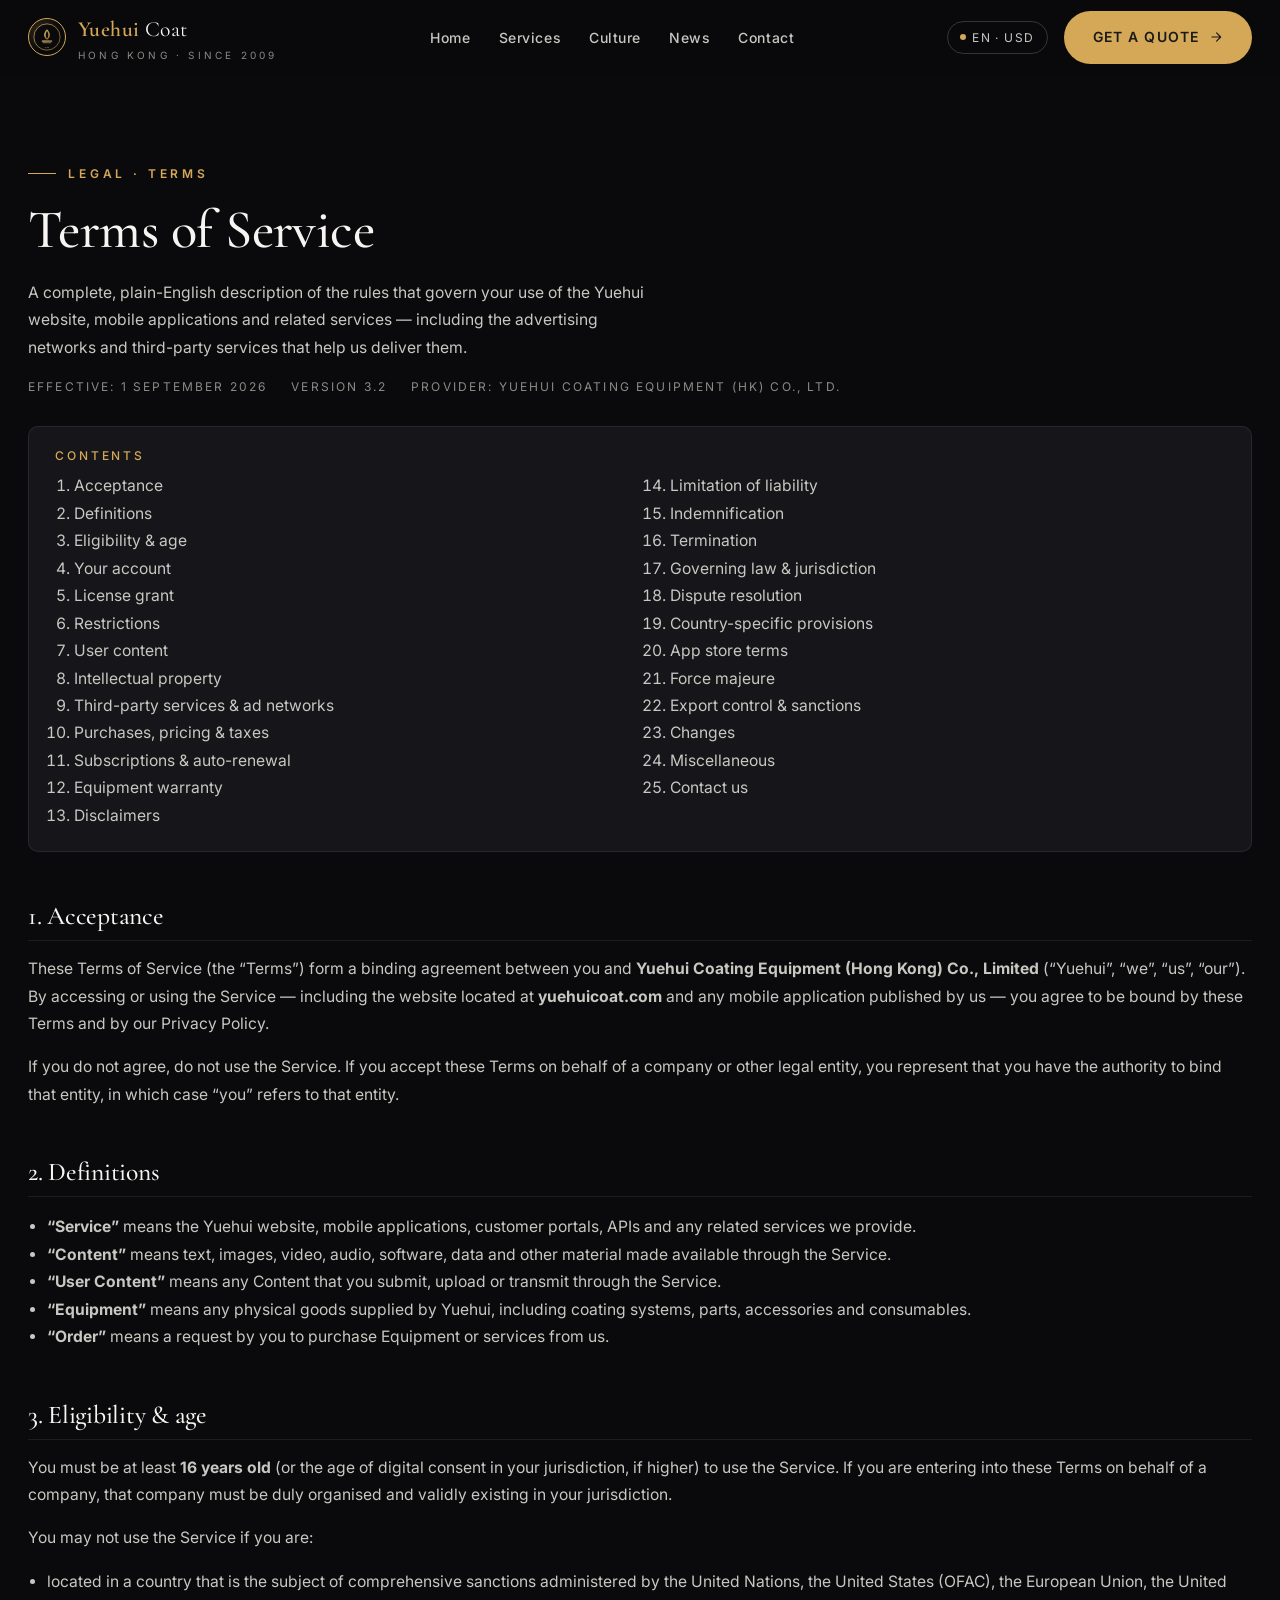
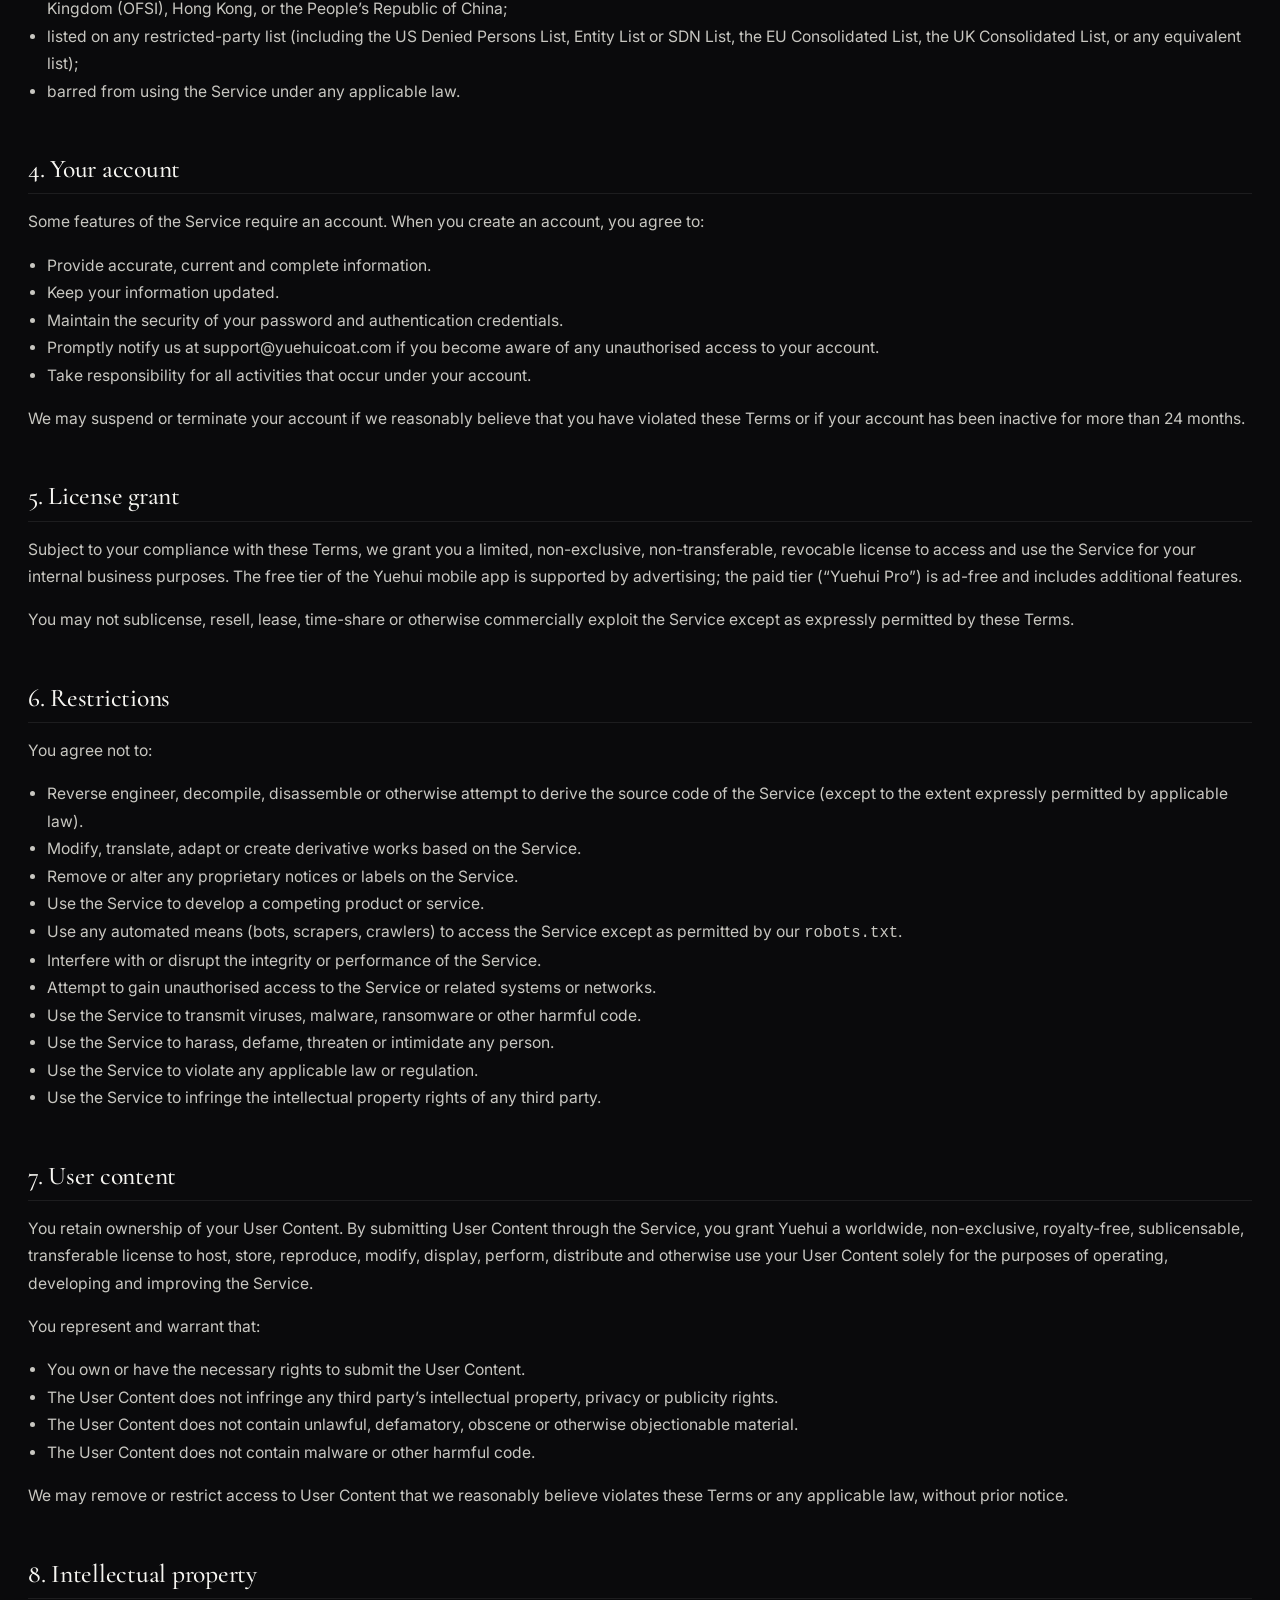
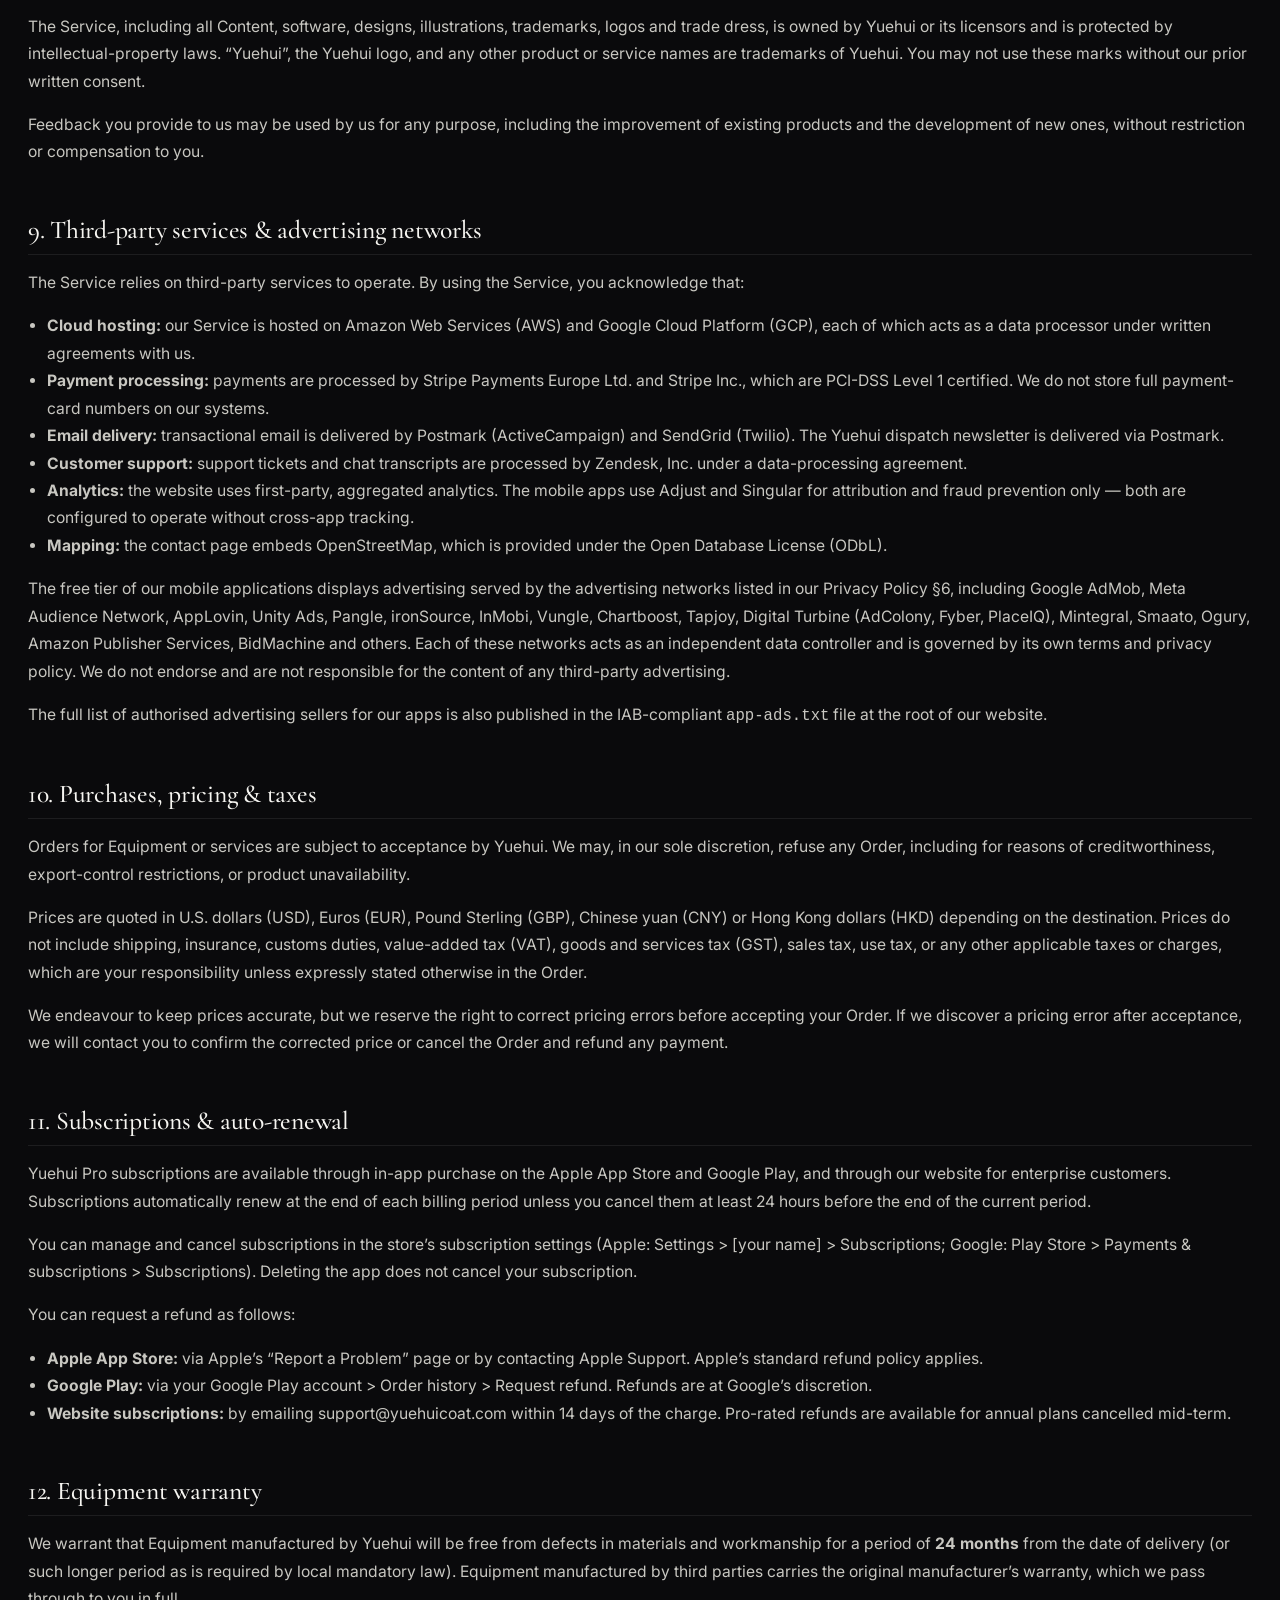
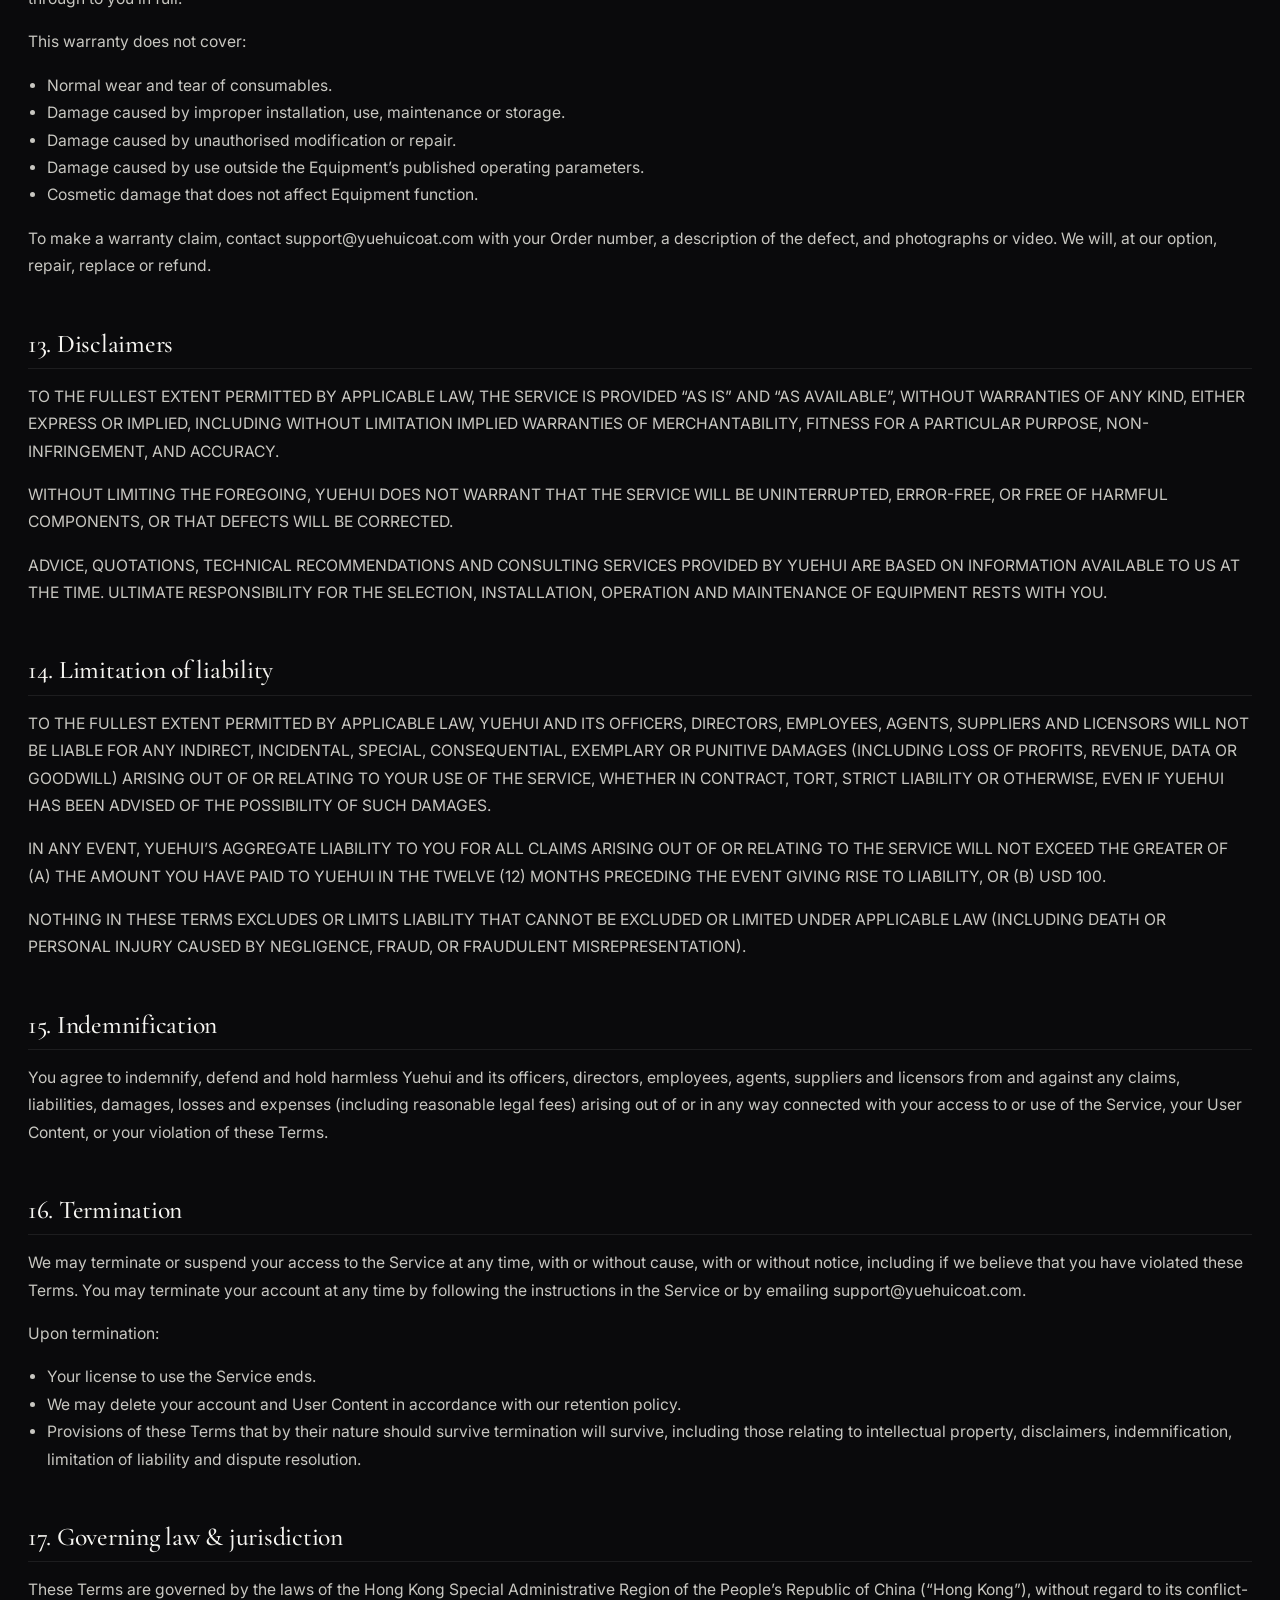
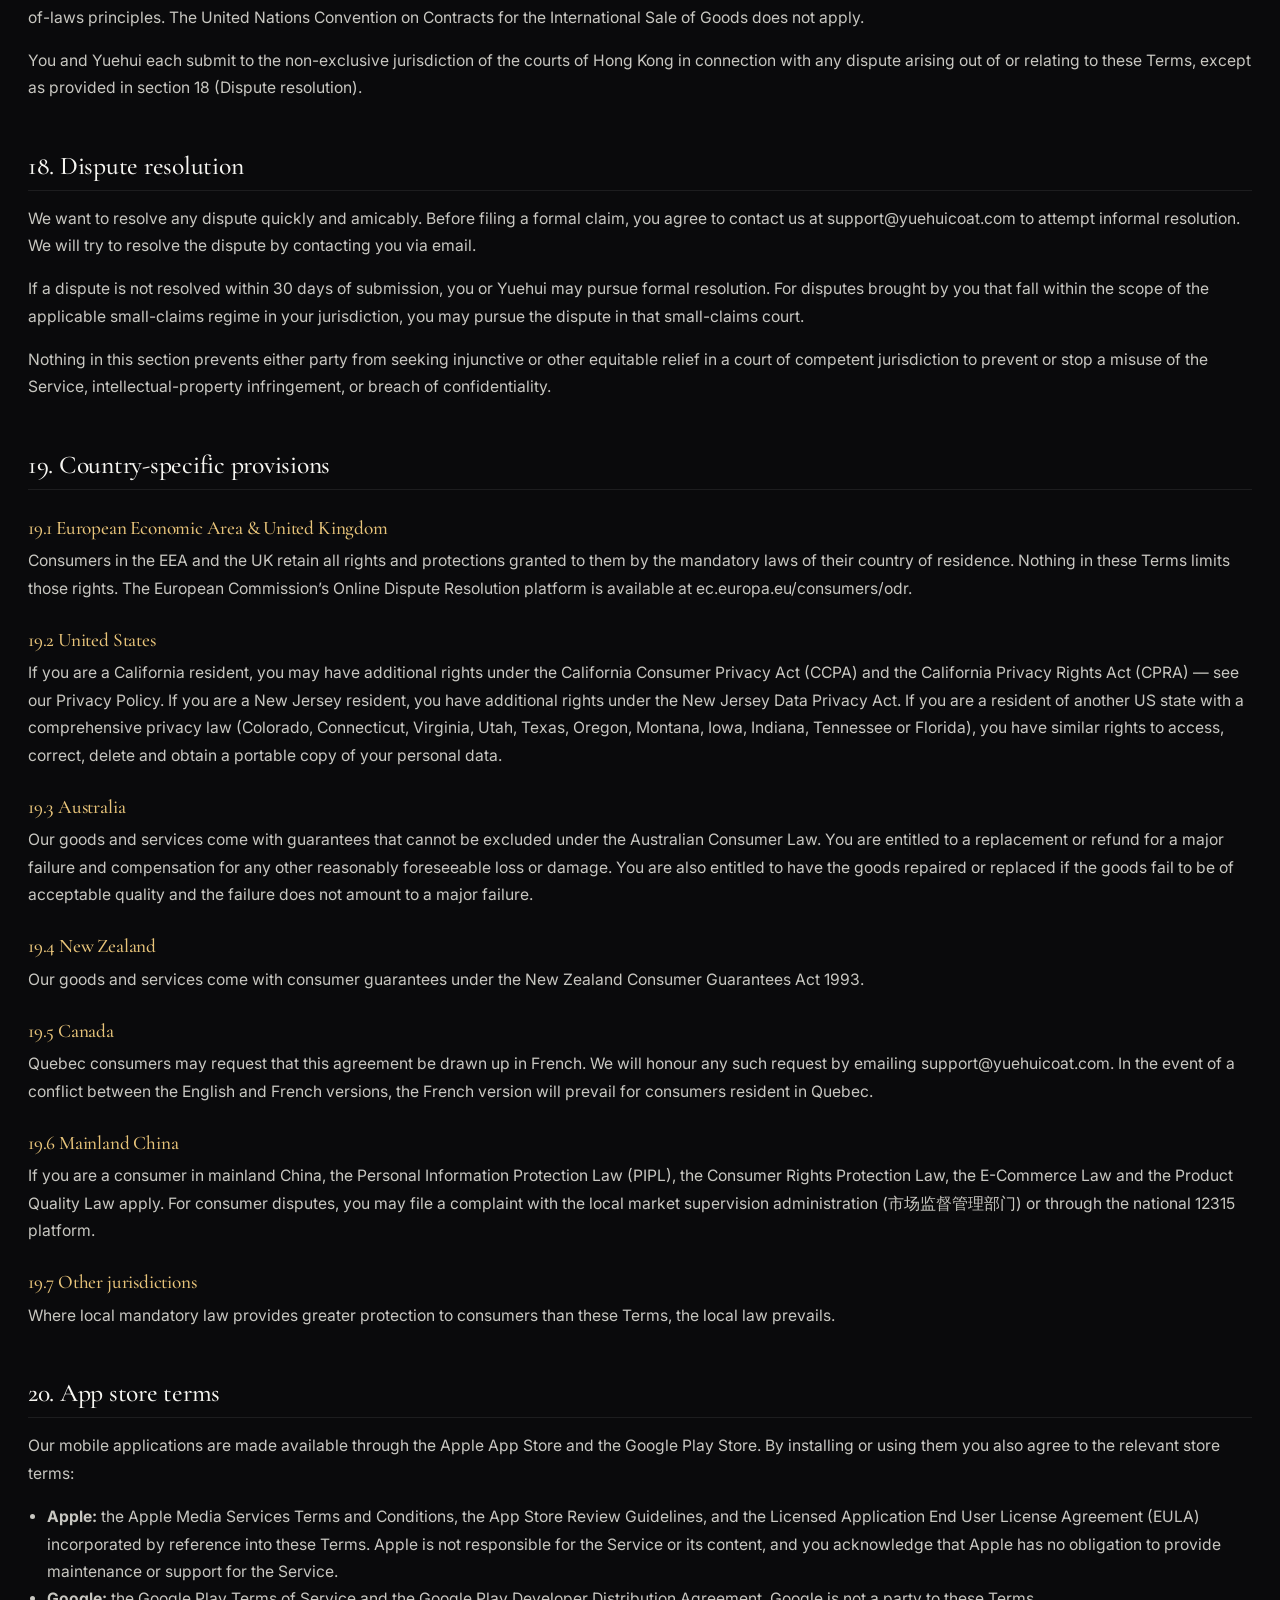
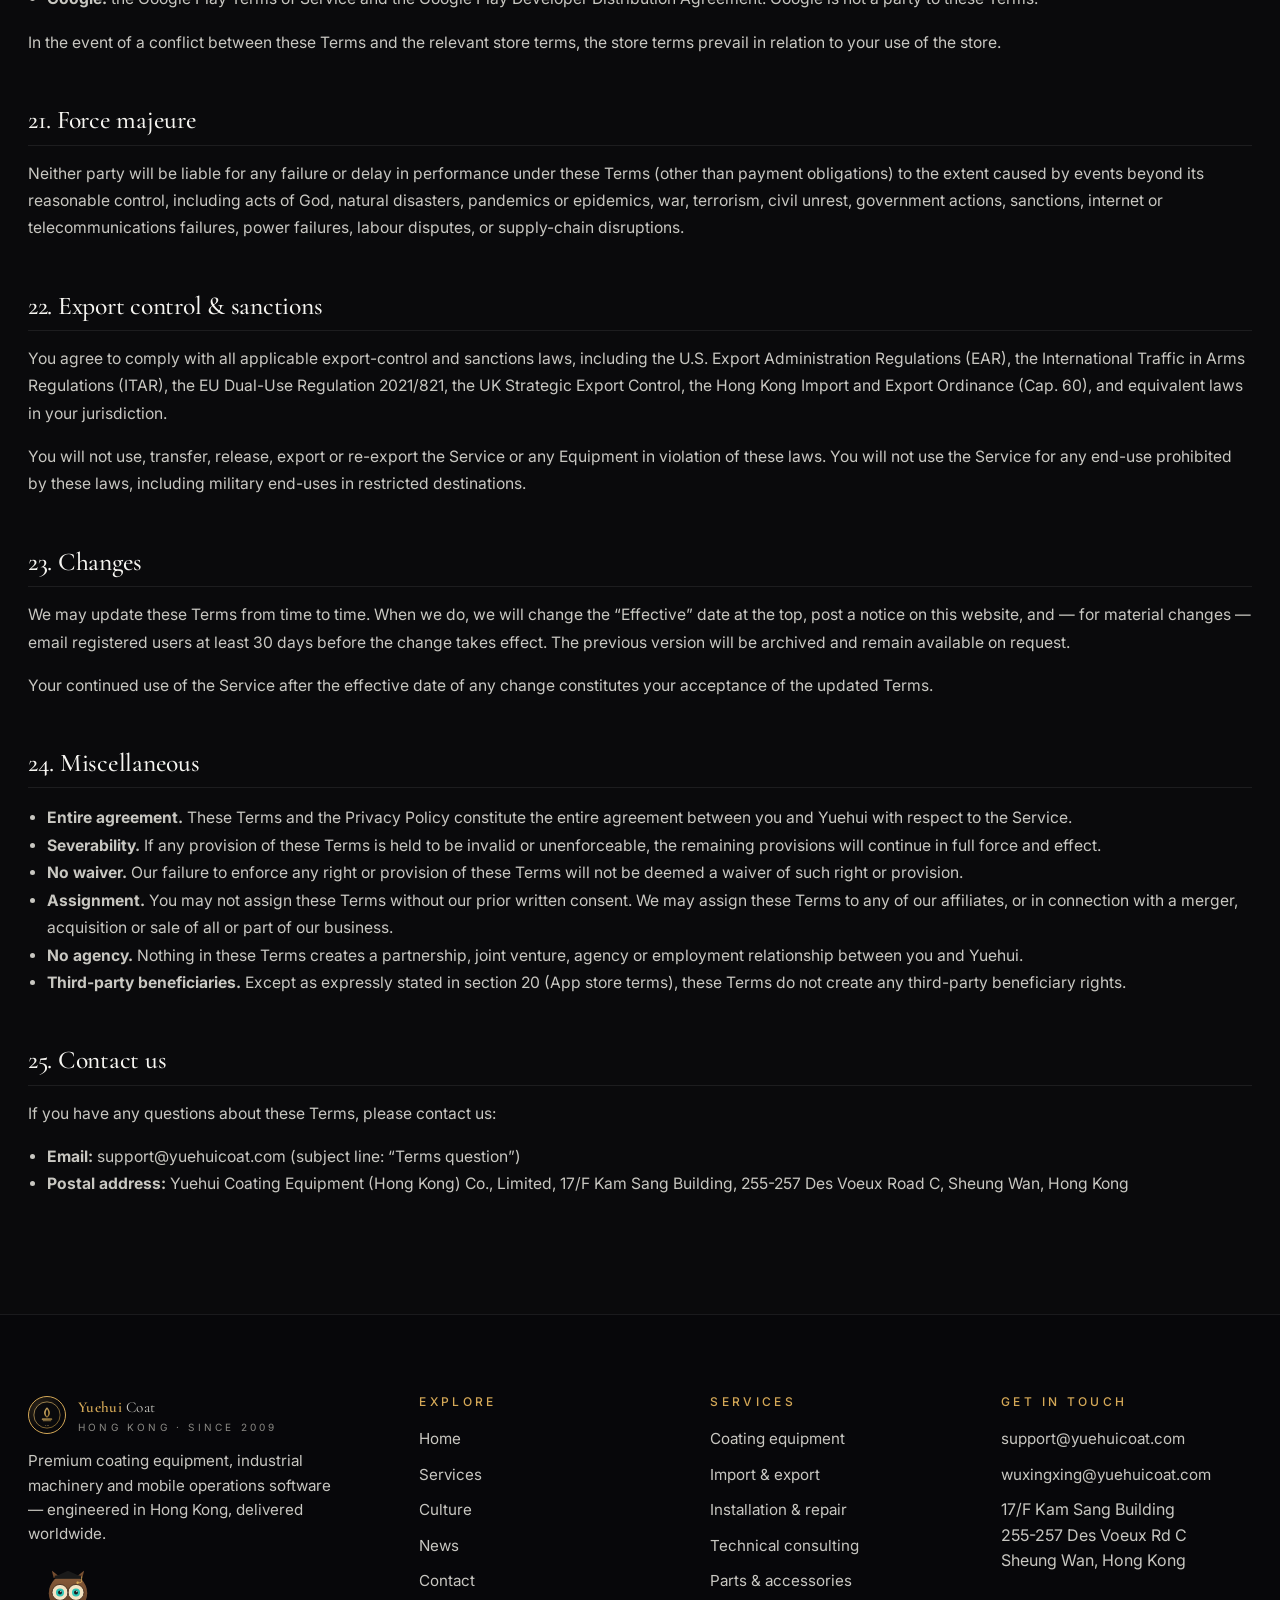
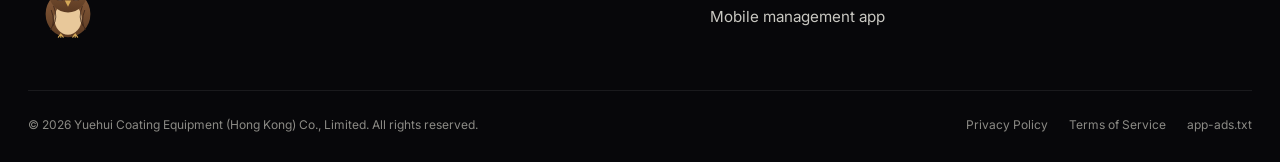
<file: legal/terms.html>
<!doctype html>
<html lang="en">
<head>
  <meta charset="utf-8">
  <meta name="viewport" content="width=device-width, initial-scale=1, viewport-fit=cover">
  <title>Terms of Service — Yuehui Coating Equipment (Hong Kong) Co., Limited</title>
  <meta name="description" content="The full Terms of Service for yuehuicoat.com, the Yuehui mobile applications and related services. Covers eligibility, license grants, restrictions, user content, intellectual property, third-party services (advertising networks, payment processors, cloud hosting), purchases, subscriptions, warranty, disclaimers, limitation of liability, indemnification, termination, governing law (Hong Kong), dispute resolution, country-specific provisions, app store terms and how to contact us.">
  <meta name="robots" content="index, follow, max-snippet:-1, max-image-preview:large">
  <meta name="theme-color" content="#0a0a0c">
  <link rel="canonical" href="https://yuehuicoat.com/legal/terms.html">
  <link rel="icon" type="image/svg+xml" href="../images/favicon.svg">
  <link rel="apple-touch-icon" href="../images/favicon.svg">
  <meta property="og:type" content="article">
  <meta property="og:title" content="Terms of Service — Yuehui Coating Equipment">
  <meta property="og:description" content="The rules that govern your use of the Yuehui Service.">
  <meta property="og:url" content="https://yuehuicoat.com/legal/terms.html">
  <meta name="twitter:card" content="summary">
  <link rel="preconnect" href="https://fonts.googleapis.com">
  <link rel="preconnect" href="https://fonts.gstatic.com" crossorigin>
  <link href="https://fonts.googleapis.com/css2?family=Cormorant+Garamond:ital,wght@0,400;0,500;0,600;1,400;1,500&family=Inter:wght@300;400;500;600;700&display=swap" rel="stylesheet">
  <link rel="stylesheet" href="../css/styles.css">
  <script type="application/ld+json">
  {
    "@context": "https://schema.org",
    "@type": "TermsOfService",
    "name": "Yuehui Terms of Service",
    "url": "https://yuehuicoat.com/legal/terms.html",
    "datePublished": "2026-01-01",
    "dateModified": "2026-09-01",
    "isPartOf": { "@type": "WebSite", "name": "Yuehui Coating Equipment", "url": "https://yuehuicoat.com/" }
  }
  </script>
</head>
<body>
  <div class="boot" aria-hidden="true"><div class="ring"></div><span>Yuehui Coat · Loading</span></div>

  <header class="site-header" role="banner">
    <div class="container nav">
      <a class="brand" href="../" aria-label="Yuehui Coating Equipment — Home">
        <span class="brand-mark"><img src="../images/logo.svg" alt="" width="28" height="28"></span>
        <span class="brand-name"><strong>Yuehui</strong> Coat<span>Hong Kong · Since 2009</span></span>
      </a>
      <nav aria-label="Primary">
        <ul class="nav-links">
          <li><a href="../">Home</a></li>
          <li><a href="../services/">Services</a></li>
          <li><a href="../culture/">Culture</a></li>
          <li><a href="../news/">News</a></li>
          <li><a href="../contact/">Contact</a></li>
        </ul>
      </nav>
      <div class="nav-cta">
        <span class="lang-pill">EN · USD</span>
        <a class="btn btn-primary" href="../contact/">Get a Quote<svg class="arrow" width="14" height="14" viewBox="0 0 24 24" fill="none" stroke="currentColor" stroke-width="2" stroke-linecap="round" stroke-linejoin="round" aria-hidden="true"><path d="M5 12h14M13 5l7 7-7 7"/></svg></a>
        <button class="menu-toggle" aria-label="Toggle menu" aria-expanded="false"><span></span></button>
      </div>
    </div>
  </header>

  <main id="main" class="legal-shell">
    <div class="container">
      <div data-reveal>
        <span class="eyebrow">Legal · Terms</span>
        <h1>Terms of Service</h1>
        <p class="lead">A complete, plain-English description of the rules that govern your use of the Yuehui website, mobile applications and related services — including the advertising networks and third-party services that help us deliver them.</p>
        <div class="meta">
          <span>Effective: 1 September 2026</span>
          <span>Version 3.2</span>
          <span>Provider: Yuehui Coating Equipment (HK) Co., Ltd.</span>
        </div>

        <nav class="toc" aria-label="Table of contents">
          <h4>Contents</h4>
          <ol>
            <li><a href="#acceptance">Acceptance</a></li>
            <li><a href="#definitions">Definitions</a></li>
            <li><a href="#eligibility">Eligibility &amp; age</a></li>
            <li><a href="#account">Your account</a></li>
            <li><a href="#license">License grant</a></li>
            <li><a href="#restrictions">Restrictions</a></li>
            <li><a href="#user-content">User content</a></li>
            <li><a href="#ip">Intellectual property</a></li>
            <li><a href="#third">Third-party services &amp; ad networks</a></li>
            <li><a href="#purchases">Purchases, pricing &amp; taxes</a></li>
            <li><a href="#subscriptions">Subscriptions &amp; auto-renewal</a></li>
            <li><a href="#warranty">Equipment warranty</a></li>
            <li><a href="#disclaimers">Disclaimers</a></li>
            <li><a href="#liability">Limitation of liability</a></li>
            <li><a href="#indemnification">Indemnification</a></li>
            <li><a href="#termination">Termination</a></li>
            <li><a href="#law">Governing law &amp; jurisdiction</a></li>
            <li><a href="#disputes">Dispute resolution</a></li>
            <li><a href="#regional">Country-specific provisions</a></li>
            <li><a href="#stores">App store terms</a></li>
            <li><a href="#force">Force majeure</a></li>
            <li><a href="#export">Export control &amp; sanctions</a></li>
            <li><a href="#changes">Changes</a></li>
            <li><a href="#miscellaneous">Miscellaneous</a></li>
            <li><a href="#contact">Contact us</a></li>
          </ol>
        </nav>
      </div>

      <section>
        <h2 id="acceptance">1. Acceptance</h2>
        <p>These Terms of Service (the “Terms”) form a binding agreement between you and <strong>Yuehui Coating Equipment (Hong Kong) Co., Limited</strong> (“Yuehui”, “we”, “us”, “our”). By accessing or using the Service — including the website located at <strong>yuehuicoat.com</strong> and any mobile application published by us — you agree to be bound by these Terms and by our <a href="./privacy.html">Privacy Policy</a>.</p>
        <p>If you do not agree, do not use the Service. If you accept these Terms on behalf of a company or other legal entity, you represent that you have the authority to bind that entity, in which case “you” refers to that entity.</p>
      </section>

      <section>
        <h2 id="definitions">2. Definitions</h2>
        <ul>
          <li><strong>“Service”</strong> means the Yuehui website, mobile applications, customer portals, APIs and any related services we provide.</li>
          <li><strong>“Content”</strong> means text, images, video, audio, software, data and other material made available through the Service.</li>
          <li><strong>“User Content”</strong> means any Content that you submit, upload or transmit through the Service.</li>
          <li><strong>“Equipment”</strong> means any physical goods supplied by Yuehui, including coating systems, parts, accessories and consumables.</li>
          <li><strong>“Order”</strong> means a request by you to purchase Equipment or services from us.</li>
        </ul>
      </section>

      <section>
        <h2 id="eligibility">3. Eligibility &amp; age</h2>
        <p>You must be at least <strong>16 years old</strong> (or the age of digital consent in your jurisdiction, if higher) to use the Service. If you are entering into these Terms on behalf of a company, that company must be duly organised and validly existing in your jurisdiction.</p>
        <p>You may not use the Service if you are:</p>
        <ul>
          <li>located in a country that is the subject of comprehensive sanctions administered by the United Nations, the United States (OFAC), the European Union, the United Kingdom (OFSI), Hong Kong, or the People’s Republic of China;</li>
          <li>listed on any restricted-party list (including the US Denied Persons List, Entity List or SDN List, the EU Consolidated List, the UK Consolidated List, or any equivalent list);</li>
          <li>barred from using the Service under any applicable law.</li>
        </ul>
      </section>

      <section>
        <h2 id="account">4. Your account</h2>
        <p>Some features of the Service require an account. When you create an account, you agree to:</p>
        <ul>
          <li>Provide accurate, current and complete information.</li>
          <li>Keep your information updated.</li>
          <li>Maintain the security of your password and authentication credentials.</li>
          <li>Promptly notify us at <a href="mailto:support@yuehuicoat.com">support@yuehuicoat.com</a> if you become aware of any unauthorised access to your account.</li>
          <li>Take responsibility for all activities that occur under your account.</li>
        </ul>
        <p>We may suspend or terminate your account if we reasonably believe that you have violated these Terms or if your account has been inactive for more than 24 months.</p>
      </section>

      <section>
        <h2 id="license">5. License grant</h2>
        <p>Subject to your compliance with these Terms, we grant you a limited, non-exclusive, non-transferable, revocable license to access and use the Service for your internal business purposes. The free tier of the Yuehui mobile app is supported by advertising; the paid tier (“Yuehui Pro”) is ad-free and includes additional features.</p>
        <p>You may not sublicense, resell, lease, time-share or otherwise commercially exploit the Service except as expressly permitted by these Terms.</p>
      </section>

      <section>
        <h2 id="restrictions">6. Restrictions</h2>
        <p>You agree not to:</p>
        <ul>
          <li>Reverse engineer, decompile, disassemble or otherwise attempt to derive the source code of the Service (except to the extent expressly permitted by applicable law).</li>
          <li>Modify, translate, adapt or create derivative works based on the Service.</li>
          <li>Remove or alter any proprietary notices or labels on the Service.</li>
          <li>Use the Service to develop a competing product or service.</li>
          <li>Use any automated means (bots, scrapers, crawlers) to access the Service except as permitted by our <code>robots.txt</code>.</li>
          <li>Interfere with or disrupt the integrity or performance of the Service.</li>
          <li>Attempt to gain unauthorised access to the Service or related systems or networks.</li>
          <li>Use the Service to transmit viruses, malware, ransomware or other harmful code.</li>
          <li>Use the Service to harass, defame, threaten or intimidate any person.</li>
          <li>Use the Service to violate any applicable law or regulation.</li>
          <li>Use the Service to infringe the intellectual property rights of any third party.</li>
        </ul>
      </section>

      <section>
        <h2 id="user-content">7. User content</h2>
        <p>You retain ownership of your User Content. By submitting User Content through the Service, you grant Yuehui a worldwide, non-exclusive, royalty-free, sublicensable, transferable license to host, store, reproduce, modify, display, perform, distribute and otherwise use your User Content solely for the purposes of operating, developing and improving the Service.</p>
        <p>You represent and warrant that:</p>
        <ul>
          <li>You own or have the necessary rights to submit the User Content.</li>
          <li>The User Content does not infringe any third party’s intellectual property, privacy or publicity rights.</li>
          <li>The User Content does not contain unlawful, defamatory, obscene or otherwise objectionable material.</li>
          <li>The User Content does not contain malware or other harmful code.</li>
        </ul>
        <p>We may remove or restrict access to User Content that we reasonably believe violates these Terms or any applicable law, without prior notice.</p>
      </section>

      <section>
        <h2 id="ip">8. Intellectual property</h2>
        <p>The Service, including all Content, software, designs, illustrations, trademarks, logos and trade dress, is owned by Yuehui or its licensors and is protected by intellectual-property laws. “Yuehui”, the Yuehui logo, and any other product or service names are trademarks of Yuehui. You may not use these marks without our prior written consent.</p>
        <p>Feedback you provide to us may be used by us for any purpose, including the improvement of existing products and the development of new ones, without restriction or compensation to you.</p>
      </section>

      <section>
        <h2 id="third">9. Third-party services &amp; advertising networks</h2>
        <p>The Service relies on third-party services to operate. By using the Service, you acknowledge that:</p>
        <ul>
          <li><strong>Cloud hosting:</strong> our Service is hosted on Amazon Web Services (AWS) and Google Cloud Platform (GCP), each of which acts as a data processor under written agreements with us.</li>
          <li><strong>Payment processing:</strong> payments are processed by Stripe Payments Europe Ltd. and Stripe Inc., which are PCI-DSS Level 1 certified. We do not store full payment-card numbers on our systems.</li>
          <li><strong>Email delivery:</strong> transactional email is delivered by Postmark (ActiveCampaign) and SendGrid (Twilio). The Yuehui dispatch newsletter is delivered via Postmark.</li>
          <li><strong>Customer support:</strong> support tickets and chat transcripts are processed by Zendesk, Inc. under a data-processing agreement.</li>
          <li><strong>Analytics:</strong> the website uses first-party, aggregated analytics. The mobile apps use Adjust and Singular for attribution and fraud prevention only — both are configured to operate without cross-app tracking.</li>
          <li><strong>Mapping:</strong> the contact page embeds OpenStreetMap, which is provided under the Open Database License (ODbL).</li>
        </ul>
        <p>The free tier of our mobile applications displays advertising served by the advertising networks listed in our <a href="./privacy.html#ads">Privacy Policy §6</a>, including Google AdMob, Meta Audience Network, AppLovin, Unity Ads, Pangle, ironSource, InMobi, Vungle, Chartboost, Tapjoy, Digital Turbine (AdColony, Fyber, PlaceIQ), Mintegral, Smaato, Ogury, Amazon Publisher Services, BidMachine and others. Each of these networks acts as an independent data controller and is governed by its own terms and privacy policy. We do not endorse and are not responsible for the content of any third-party advertising.</p>
        <p>The full list of authorised advertising sellers for our apps is also published in the IAB-compliant <code>app-ads.txt</code> file at the root of our website.</p>
      </section>

      <section>
        <h2 id="purchases">10. Purchases, pricing &amp; taxes</h2>
        <p>Orders for Equipment or services are subject to acceptance by Yuehui. We may, in our sole discretion, refuse any Order, including for reasons of creditworthiness, export-control restrictions, or product unavailability.</p>
        <p>Prices are quoted in U.S. dollars (USD), Euros (EUR), Pound Sterling (GBP), Chinese yuan (CNY) or Hong Kong dollars (HKD) depending on the destination. Prices do not include shipping, insurance, customs duties, value-added tax (VAT), goods and services tax (GST), sales tax, use tax, or any other applicable taxes or charges, which are your responsibility unless expressly stated otherwise in the Order.</p>
        <p>We endeavour to keep prices accurate, but we reserve the right to correct pricing errors before accepting your Order. If we discover a pricing error after acceptance, we will contact you to confirm the corrected price or cancel the Order and refund any payment.</p>
      </section>

      <section>
        <h2 id="subscriptions">11. Subscriptions &amp; auto-renewal</h2>
        <p>Yuehui Pro subscriptions are available through in-app purchase on the Apple App Store and Google Play, and through our website for enterprise customers. Subscriptions automatically renew at the end of each billing period unless you cancel them at least 24 hours before the end of the current period.</p>
        <p>You can manage and cancel subscriptions in the store’s subscription settings (Apple: Settings &gt; [your name] &gt; Subscriptions; Google: Play Store &gt; Payments &amp; subscriptions &gt; Subscriptions). Deleting the app does not cancel your subscription.</p>
        <p>You can request a refund as follows:</p>
        <ul>
          <li><strong>Apple App Store:</strong> via Apple’s “Report a Problem” page or by contacting Apple Support. Apple’s standard refund policy applies.</li>
          <li><strong>Google Play:</strong> via your Google Play account &gt; Order history &gt; Request refund. Refunds are at Google’s discretion.</li>
          <li><strong>Website subscriptions:</strong> by emailing <a href="mailto:support@yuehuicoat.com">support@yuehuicoat.com</a> within 14 days of the charge. Pro-rated refunds are available for annual plans cancelled mid-term.</li>
        </ul>
      </section>

      <section>
        <h2 id="warranty">12. Equipment warranty</h2>
        <p>We warrant that Equipment manufactured by Yuehui will be free from defects in materials and workmanship for a period of <strong>24 months</strong> from the date of delivery (or such longer period as is required by local mandatory law). Equipment manufactured by third parties carries the original manufacturer’s warranty, which we pass through to you in full.</p>
        <p>This warranty does not cover:</p>
        <ul>
          <li>Normal wear and tear of consumables.</li>
          <li>Damage caused by improper installation, use, maintenance or storage.</li>
          <li>Damage caused by unauthorised modification or repair.</li>
          <li>Damage caused by use outside the Equipment’s published operating parameters.</li>
          <li>Cosmetic damage that does not affect Equipment function.</li>
        </ul>
        <p>To make a warranty claim, contact <a href="mailto:support@yuehuicoat.com">support@yuehuicoat.com</a> with your Order number, a description of the defect, and photographs or video. We will, at our option, repair, replace or refund.</p>
      </section>

      <section>
        <h2 id="disclaimers">13. Disclaimers</h2>
        <p>TO THE FULLEST EXTENT PERMITTED BY APPLICABLE LAW, THE SERVICE IS PROVIDED “AS IS” AND “AS AVAILABLE”, WITHOUT WARRANTIES OF ANY KIND, EITHER EXPRESS OR IMPLIED, INCLUDING WITHOUT LIMITATION IMPLIED WARRANTIES OF MERCHANTABILITY, FITNESS FOR A PARTICULAR PURPOSE, NON-INFRINGEMENT, AND ACCURACY.</p>
        <p>WITHOUT LIMITING THE FOREGOING, YUEHUI DOES NOT WARRANT THAT THE SERVICE WILL BE UNINTERRUPTED, ERROR-FREE, OR FREE OF HARMFUL COMPONENTS, OR THAT DEFECTS WILL BE CORRECTED.</p>
        <p>ADVICE, QUOTATIONS, TECHNICAL RECOMMENDATIONS AND CONSULTING SERVICES PROVIDED BY YUEHUI ARE BASED ON INFORMATION AVAILABLE TO US AT THE TIME. ULTIMATE RESPONSIBILITY FOR THE SELECTION, INSTALLATION, OPERATION AND MAINTENANCE OF EQUIPMENT RESTS WITH YOU.</p>
      </section>

      <section>
        <h2 id="liability">14. Limitation of liability</h2>
        <p>TO THE FULLEST EXTENT PERMITTED BY APPLICABLE LAW, YUEHUI AND ITS OFFICERS, DIRECTORS, EMPLOYEES, AGENTS, SUPPLIERS AND LICENSORS WILL NOT BE LIABLE FOR ANY INDIRECT, INCIDENTAL, SPECIAL, CONSEQUENTIAL, EXEMPLARY OR PUNITIVE DAMAGES (INCLUDING LOSS OF PROFITS, REVENUE, DATA OR GOODWILL) ARISING OUT OF OR RELATING TO YOUR USE OF THE SERVICE, WHETHER IN CONTRACT, TORT, STRICT LIABILITY OR OTHERWISE, EVEN IF YUEHUI HAS BEEN ADVISED OF THE POSSIBILITY OF SUCH DAMAGES.</p>
        <p>IN ANY EVENT, YUEHUI’S AGGREGATE LIABILITY TO YOU FOR ALL CLAIMS ARISING OUT OF OR RELATING TO THE SERVICE WILL NOT EXCEED THE GREATER OF (A) THE AMOUNT YOU HAVE PAID TO YUEHUI IN THE TWELVE (12) MONTHS PRECEDING THE EVENT GIVING RISE TO LIABILITY, OR (B) USD 100.</p>
        <p>NOTHING IN THESE TERMS EXCLUDES OR LIMITS LIABILITY THAT CANNOT BE EXCLUDED OR LIMITED UNDER APPLICABLE LAW (INCLUDING DEATH OR PERSONAL INJURY CAUSED BY NEGLIGENCE, FRAUD, OR FRAUDULENT MISREPRESENTATION).</p>
      </section>

      <section>
        <h2 id="indemnification">15. Indemnification</h2>
        <p>You agree to indemnify, defend and hold harmless Yuehui and its officers, directors, employees, agents, suppliers and licensors from and against any claims, liabilities, damages, losses and expenses (including reasonable legal fees) arising out of or in any way connected with your access to or use of the Service, your User Content, or your violation of these Terms.</p>
      </section>

      <section>
        <h2 id="termination">16. Termination</h2>
        <p>We may terminate or suspend your access to the Service at any time, with or without cause, with or without notice, including if we believe that you have violated these Terms. You may terminate your account at any time by following the instructions in the Service or by emailing <a href="mailto:support@yuehuicoat.com">support@yuehuicoat.com</a>.</p>
        <p>Upon termination:</p>
        <ul>
          <li>Your license to use the Service ends.</li>
          <li>We may delete your account and User Content in accordance with our retention policy.</li>
          <li>Provisions of these Terms that by their nature should survive termination will survive, including those relating to intellectual property, disclaimers, indemnification, limitation of liability and dispute resolution.</li>
        </ul>
      </section>

      <section>
        <h2 id="law">17. Governing law &amp; jurisdiction</h2>
        <p>These Terms are governed by the laws of the Hong Kong Special Administrative Region of the People’s Republic of China (“Hong Kong”), without regard to its conflict-of-laws principles. The United Nations Convention on Contracts for the International Sale of Goods does not apply.</p>
        <p>You and Yuehui each submit to the non-exclusive jurisdiction of the courts of Hong Kong in connection with any dispute arising out of or relating to these Terms, except as provided in <a href="#disputes">section 18</a> (Dispute resolution).</p>
      </section>

      <section>
        <h2 id="disputes">18. Dispute resolution</h2>
        <p>We want to resolve any dispute quickly and amicably. Before filing a formal claim, you agree to contact us at <a href="mailto:support@yuehuicoat.com">support@yuehuicoat.com</a> to attempt informal resolution. We will try to resolve the dispute by contacting you via email.</p>
        <p>If a dispute is not resolved within 30 days of submission, you or Yuehui may pursue formal resolution. For disputes brought by you that fall within the scope of the applicable small-claims regime in your jurisdiction, you may pursue the dispute in that small-claims court.</p>
        <p>Nothing in this section prevents either party from seeking injunctive or other equitable relief in a court of competent jurisdiction to prevent or stop a misuse of the Service, intellectual-property infringement, or breach of confidentiality.</p>
      </section>

      <section>
        <h2 id="regional">19. Country-specific provisions</h2>

        <h3>19.1 European Economic Area &amp; United Kingdom</h3>
        <p>Consumers in the EEA and the UK retain all rights and protections granted to them by the mandatory laws of their country of residence. Nothing in these Terms limits those rights. The European Commission’s Online Dispute Resolution platform is available at <a href="https://ec.europa.eu/consumers/odr/" rel="noopener noreferrer" target="_blank">ec.europa.eu/consumers/odr</a>.</p>

        <h3>19.2 United States</h3>
        <p>If you are a California resident, you may have additional rights under the California Consumer Privacy Act (CCPA) and the California Privacy Rights Act (CPRA) — see our <a href="./privacy.html">Privacy Policy</a>. If you are a New Jersey resident, you have additional rights under the New Jersey Data Privacy Act. If you are a resident of another US state with a comprehensive privacy law (Colorado, Connecticut, Virginia, Utah, Texas, Oregon, Montana, Iowa, Indiana, Tennessee or Florida), you have similar rights to access, correct, delete and obtain a portable copy of your personal data.</p>

        <h3>19.3 Australia</h3>
        <p>Our goods and services come with guarantees that cannot be excluded under the Australian Consumer Law. You are entitled to a replacement or refund for a major failure and compensation for any other reasonably foreseeable loss or damage. You are also entitled to have the goods repaired or replaced if the goods fail to be of acceptable quality and the failure does not amount to a major failure.</p>

        <h3>19.4 New Zealand</h3>
        <p>Our goods and services come with consumer guarantees under the New Zealand Consumer Guarantees Act 1993.</p>

        <h3>19.5 Canada</h3>
        <p>Quebec consumers may request that this agreement be drawn up in French. We will honour any such request by emailing <a href="mailto:support@yuehuicoat.com">support@yuehuicoat.com</a>. In the event of a conflict between the English and French versions, the French version will prevail for consumers resident in Quebec.</p>

        <h3>19.6 Mainland China</h3>
        <p>If you are a consumer in mainland China, the Personal Information Protection Law (PIPL), the Consumer Rights Protection Law, the E-Commerce Law and the Product Quality Law apply. For consumer disputes, you may file a complaint with the local market supervision administration (市场监督管理部门) or through the national 12315 platform.</p>

        <h3>19.7 Other jurisdictions</h3>
        <p>Where local mandatory law provides greater protection to consumers than these Terms, the local law prevails.</p>
      </section>

      <section>
        <h2 id="stores">20. App store terms</h2>
        <p>Our mobile applications are made available through the Apple App Store and the Google Play Store. By installing or using them you also agree to the relevant store terms:</p>
        <ul>
          <li><strong>Apple:</strong> the Apple Media Services Terms and Conditions, the App Store Review Guidelines, and the Licensed Application End User License Agreement (EULA) incorporated by reference into these Terms. Apple is not responsible for the Service or its content, and you acknowledge that Apple has no obligation to provide maintenance or support for the Service.</li>
          <li><strong>Google:</strong> the Google Play Terms of Service and the Google Play Developer Distribution Agreement. Google is not a party to these Terms.</li>
        </ul>
        <p>In the event of a conflict between these Terms and the relevant store terms, the store terms prevail in relation to your use of the store.</p>
      </section>

      <section>
        <h2 id="force">21. Force majeure</h2>
        <p>Neither party will be liable for any failure or delay in performance under these Terms (other than payment obligations) to the extent caused by events beyond its reasonable control, including acts of God, natural disasters, pandemics or epidemics, war, terrorism, civil unrest, government actions, sanctions, internet or telecommunications failures, power failures, labour disputes, or supply-chain disruptions.</p>
      </section>

      <section>
        <h2 id="export">22. Export control &amp; sanctions</h2>
        <p>You agree to comply with all applicable export-control and sanctions laws, including the U.S. Export Administration Regulations (EAR), the International Traffic in Arms Regulations (ITAR), the EU Dual-Use Regulation 2021/821, the UK Strategic Export Control, the Hong Kong Import and Export Ordinance (Cap. 60), and equivalent laws in your jurisdiction.</p>
        <p>You will not use, transfer, release, export or re-export the Service or any Equipment in violation of these laws. You will not use the Service for any end-use prohibited by these laws, including military end-uses in restricted destinations.</p>
      </section>

      <section>
        <h2 id="changes">23. Changes</h2>
        <p>We may update these Terms from time to time. When we do, we will change the “Effective” date at the top, post a notice on this website, and — for material changes — email registered users at least 30 days before the change takes effect. The previous version will be archived and remain available on request.</p>
        <p>Your continued use of the Service after the effective date of any change constitutes your acceptance of the updated Terms.</p>
      </section>

      <section>
        <h2 id="miscellaneous">24. Miscellaneous</h2>
        <ul>
          <li><strong>Entire agreement.</strong> These Terms and the Privacy Policy constitute the entire agreement between you and Yuehui with respect to the Service.</li>
          <li><strong>Severability.</strong> If any provision of these Terms is held to be invalid or unenforceable, the remaining provisions will continue in full force and effect.</li>
          <li><strong>No waiver.</strong> Our failure to enforce any right or provision of these Terms will not be deemed a waiver of such right or provision.</li>
          <li><strong>Assignment.</strong> You may not assign these Terms without our prior written consent. We may assign these Terms to any of our affiliates, or in connection with a merger, acquisition or sale of all or part of our business.</li>
          <li><strong>No agency.</strong> Nothing in these Terms creates a partnership, joint venture, agency or employment relationship between you and Yuehui.</li>
          <li><strong>Third-party beneficiaries.</strong> Except as expressly stated in <a href="#stores">section 20</a> (App store terms), these Terms do not create any third-party beneficiary rights.</li>
        </ul>
      </section>

      <section>
        <h2 id="contact">25. Contact us</h2>
        <p>If you have any questions about these Terms, please contact us:</p>
        <ul>
          <li><strong>Email:</strong> <a href="mailto:support@yuehuicoat.com">support@yuehuicoat.com</a> (subject line: “Terms question”)</li>
          <li><strong>Postal address:</strong> Yuehui Coating Equipment (Hong Kong) Co., Limited, 17/F Kam Sang Building, 255-257 Des Voeux Road C, Sheung Wan, Hong Kong</li>
        </ul>
      </section>
    </div>
  </main>

  <footer class="site-footer" role="contentinfo">
    <div class="container">
      <div class="footer-grid">
        <div class="footer-brand">
          <a class="brand" href="../" aria-label="Yuehui Coating Equipment — Home">
            <span class="brand-mark"><img src="../images/logo.svg" alt="" width="28" height="28"></span>
            <span class="brand-name"><strong>Yuehui</strong> Coat<span>Hong Kong · Since 2009</span></span>
          </a>
          <p>Premium coating equipment, industrial machinery and mobile operations software — engineered in Hong Kong, delivered worldwide.</p>
          <img class="footer-animal" src="../images/animals/owl.svg" alt="" width="80" height="80" aria-hidden="true">
        </div>
        <div>
          <h4>Explore</h4>
          <ul>
            <li><a href="../">Home</a></li>
            <li><a href="../services/">Services</a></li>
            <li><a href="../culture/">Culture</a></li>
            <li><a href="../news/">News</a></li>
            <li><a href="../contact/">Contact</a></li>
          </ul>
        </div>
        <div>
          <h4>Services</h4>
          <ul>
            <li><a href="../services/#equipment">Coating equipment</a></li>
            <li><a href="../services/#trade">Import &amp; export</a></li>
            <li><a href="../services/#service">Installation &amp; repair</a></li>
            <li><a href="../services/#consulting">Technical consulting</a></li>
            <li><a href="../services/#parts">Parts &amp; accessories</a></li>
            <li><a href="../services/#app">Mobile management app</a></li>
          </ul>
        </div>
        <div>
          <h4>Get in touch</h4>
          <ul>
            <li><a href="mailto:support@yuehuicoat.com">support@yuehuicoat.com</a></li>
            <li><a href="mailto:wuxingxing@yuehuicoat.com">wuxingxing@yuehuicoat.com</a></li>
            <li>17/F Kam Sang Building<br>255-257 Des Voeux Rd C<br>Sheung Wan, Hong Kong</li>
          </ul>
        </div>
      </div>
      <div class="footer-legal">
        <span>© <span data-year>2026</span> Yuehui Coating Equipment (Hong Kong) Co., Limited. All rights reserved.</span>
        <span>
          <a href="./privacy.html">Privacy Policy</a>
          <a href="./terms.html">Terms of Service</a>
          <a href="../app-ads.txt">app-ads.txt</a>
        </span>
      </div>
    </div>
  </footer>

  <script src="../js/app.js" defer></script>
</body>
</html>
</file>
<file: css/styles.css>
/* ============================================================
   YUEHUI COATING EQUIPMENT — Global Design System
   Cadillac-inspired, English-only, SEO-friendly, animated.
   ============================================================ */

/* ---- Design tokens ---- */
:root {
  --color-bg: #0a0a0c;
  --color-bg-soft: #111114;
  --color-bg-elev: #16161a;
  --color-surface: #1c1c22;
  --color-line: rgba(255, 255, 255, 0.08);
  --color-line-strong: rgba(255, 255, 255, 0.18);
  --color-text: #f6f5f1;
  --color-text-soft: #c8c7c1;
  --color-text-muted: #8b8a85;
  --color-gold: #d4a857;
  --color-gold-bright: #e8c47a;
  --color-gold-deep: #a98134;
  --color-accent: #2ec4b6;
  --color-danger: #e85d6f;
  --color-success: #7bd389;

  --font-display: "Cormorant Garamond", "Playfair Display", "Times New Roman", serif;
  --font-body: "Inter", "Manrope", -apple-system, BlinkMacSystemFont, "Segoe UI", Helvetica, Arial, sans-serif;
  --font-mono: "JetBrains Mono", "SFMono-Regular", Consolas, monospace;

  --shadow-sm: 0 2px 8px rgba(0, 0, 0, 0.18);
  --shadow-md: 0 8px 28px rgba(0, 0, 0, 0.28);
  --shadow-lg: 0 22px 60px rgba(0, 0, 0, 0.45);
  --shadow-gold: 0 18px 50px rgba(212, 168, 87, 0.22);

  --radius-sm: 4px;
  --radius-md: 10px;
  --radius-lg: 20px;
  --radius-xl: 28px;

  --ease-out: cubic-bezier(0.22, 0.61, 0.36, 1);
  --ease-in-out: cubic-bezier(0.65, 0, 0.35, 1);

  --container: 1280px;
  --header-h: 76px;
}

/* ---- Reset & base ---- */
*, *::before, *::after { box-sizing: border-box; }
html { -webkit-text-size-adjust: 100%; scroll-behavior: smooth; }
body {
  margin: 0;
  font-family: var(--font-body);
  font-size: 16px;
  line-height: 1.6;
  color: var(--color-text);
  background: var(--color-bg);
  -webkit-font-smoothing: antialiased;
  -moz-osx-font-smoothing: grayscale;
  overflow-x: hidden;
}
img, svg, video { display: block; max-width: 100%; height: auto; }
a { color: inherit; text-decoration: none; transition: color 0.3s var(--ease-out); }
a:hover { color: var(--color-gold-bright); }
button { font-family: inherit; cursor: pointer; border: 0; background: none; color: inherit; }
ul, ol { padding-left: 1.2em; }
::selection { background: var(--color-gold); color: #1a1a1a; }

h1, h2, h3, h4 {
  font-family: var(--font-display);
  font-weight: 500;
  letter-spacing: -0.01em;
  line-height: 1.1;
  margin: 0 0 0.4em;
}
h1 { font-size: clamp(2.4rem, 5vw + 1rem, 5.2rem); }
h2 { font-size: clamp(2rem, 3.2vw + 0.6rem, 3.6rem); }
h3 { font-size: clamp(1.4rem, 1.6vw + 0.6rem, 2rem); }
p { margin: 0 0 1em; color: var(--color-text-soft); }

/* ---- Layout helpers ---- */
.container { max-width: var(--container); margin: 0 auto; padding: 0 28px; }
.section { padding: 120px 0; position: relative; }
.section-tight { padding: 80px 0; }
.eyebrow {
  display: inline-flex;
  align-items: center;
  gap: 12px;
  font-size: 12px;
  font-weight: 600;
  letter-spacing: 0.32em;
  text-transform: uppercase;
  color: var(--color-gold);
  margin-bottom: 18px;
}
.eyebrow::before {
  content: "";
  width: 28px;
  height: 1px;
  background: var(--color-gold);
  display: inline-block;
}
.lead { font-size: 1.15rem; color: var(--color-text-soft); max-width: 64ch; }

/* ---- Buttons ---- */
.btn {
  display: inline-flex;
  align-items: center;
  gap: 10px;
  padding: 14px 28px;
  font-size: 14px;
  font-weight: 600;
  letter-spacing: 0.08em;
  text-transform: uppercase;
  border-radius: 999px;
  border: 1px solid transparent;
  transition: all 0.4s var(--ease-out);
  position: relative;
  overflow: hidden;
}
.btn-primary {
  background: var(--color-gold);
  color: #1a1a1a;
}
.btn-primary:hover {
  background: var(--color-gold-bright);
  transform: translateY(-2px);
  box-shadow: var(--shadow-gold);
  color: #1a1a1a;
}
.btn-ghost {
  background: transparent;
  color: var(--color-text);
  border-color: var(--color-line-strong);
}
.btn-ghost:hover { border-color: var(--color-gold); color: var(--color-gold-bright); }
.btn .arrow { transition: transform 0.4s var(--ease-out); }
.btn:hover .arrow { transform: translateX(4px); }

/* ---- Header / Navigation ---- */
.site-header {
  position: fixed;
  top: 0; left: 0; right: 0;
  z-index: 80;
  height: var(--header-h);
  display: flex;
  align-items: center;
  background: rgba(10, 10, 12, 0.55);
  backdrop-filter: blur(18px) saturate(140%);
  -webkit-backdrop-filter: blur(18px) saturate(140%);
  border-bottom: 1px solid transparent;
  transition: background 0.4s var(--ease-out), border-color 0.4s var(--ease-out), height 0.4s var(--ease-out);
}
.site-header.is-scrolled {
  background: rgba(10, 10, 12, 0.85);
  border-bottom-color: var(--color-line);
  height: 64px;
}
.nav {
  width: 100%;
  display: flex;
  align-items: center;
  justify-content: space-between;
  gap: 32px;
}
.brand {
  display: flex;
  align-items: center;
  gap: 12px;
  font-family: var(--font-display);
  font-size: 1.35rem;
  letter-spacing: 0.02em;
  white-space: nowrap;
}
.brand-mark {
  width: 38px;
  height: 38px;
  display: inline-flex;
  align-items: center;
  justify-content: center;
  border: 1px solid var(--color-gold);
  border-radius: 50%;
  color: var(--color-gold);
  background: radial-gradient(circle at 30% 30%, rgba(212,168,87,0.18), transparent 60%);
  flex: 0 0 auto;
}
.brand-name strong { color: var(--color-gold); font-weight: 600; }
.brand-name span { display: block; font-size: 10px; letter-spacing: 0.32em; color: var(--color-text-muted); text-transform: uppercase; font-family: var(--font-body); }

.nav-links {
  display: flex;
  align-items: center;
  gap: 28px;
  list-style: none;
  margin: 0;
  padding: 0;
}
.nav-links a {
  position: relative;
  padding: 6px 0;
  font-size: 14px;
  font-weight: 500;
  letter-spacing: 0.04em;
  color: var(--color-text-soft);
}
.nav-links a::after {
  content: "";
  position: absolute;
  left: 0; right: 0; bottom: -2px;
  height: 1px;
  background: var(--color-gold);
  transform: scaleX(0);
  transform-origin: left;
  transition: transform 0.4s var(--ease-out);
}
.nav-links a:hover, .nav-links a.is-active { color: var(--color-text); }
.nav-links a:hover::after, .nav-links a.is-active::after { transform: scaleX(1); }

.nav-cta { display: flex; align-items: center; gap: 16px; }
.lang-pill {
  display: inline-flex;
  align-items: center;
  gap: 6px;
  padding: 6px 12px;
  border: 1px solid var(--color-line-strong);
  border-radius: 999px;
  font-size: 12px;
  letter-spacing: 0.12em;
  color: var(--color-text-soft);
}
.lang-pill::before { content: ""; width: 6px; height: 6px; border-radius: 50%; background: var(--color-gold); display: inline-block; }

.menu-toggle {
  display: none;
  width: 44px; height: 44px;
  border-radius: 50%;
  border: 1px solid var(--color-line-strong);
  align-items: center;
  justify-content: center;
}
.menu-toggle span,
.menu-toggle span::before,
.menu-toggle span::after {
  content: "";
  display: block;
  width: 18px; height: 1.5px;
  background: var(--color-text);
  transition: transform 0.3s var(--ease-out), opacity 0.3s;
  position: relative;
}
.menu-toggle span::before { position: absolute; top: -6px; }
.menu-toggle span::after  { position: absolute; top:  6px; }
.menu-toggle.is-open span { background: transparent; }
.menu-toggle.is-open span::before { transform: translateY(6px) rotate(45deg); }
.menu-toggle.is-open span::after  { transform: translateY(-6px) rotate(-45deg); }

@media (max-width: 960px) {
  .nav-links {
    position: fixed;
    inset: var(--header-h) 0 auto 0;
    flex-direction: column;
    align-items: flex-start;
    padding: 24px 28px 40px;
    background: rgba(10,10,12,0.97);
    border-bottom: 1px solid var(--color-line);
    transform: translateY(-12px);
    opacity: 0;
    pointer-events: none;
    transition: opacity 0.3s var(--ease-out), transform 0.3s var(--ease-out);
  }
  .nav-links.is-open {
    opacity: 1; transform: translateY(0); pointer-events: auto;
  }
  .nav-cta .btn { display: none; }
  .menu-toggle { display: inline-flex; }
}

/* ---- Hero ---- */
.hero {
  position: relative;
  min-height: 100vh;
  display: flex;
  align-items: center;
  padding-top: var(--header-h);
  background: linear-gradient(180deg, #07070a 0%, #0a0a0c 100%);
  overflow: hidden;
}
.hero::before {
  content: "";
  position: absolute; inset: 0;
  background:
    radial-gradient(60% 50% at 80% 20%, rgba(212, 168, 87, 0.18), transparent 70%),
    radial-gradient(40% 40% at 10% 80%, rgba(46, 196, 182, 0.10), transparent 70%);
  pointer-events: none;
}
.hero-grid {
  position: relative;
  display: grid;
  grid-template-columns: 1.05fr 0.95fr;
  gap: 60px;
  align-items: center;
  width: 100%;
}
.hero-copy h1 .accent { color: var(--color-gold); font-style: italic; }
.hero-copy p.lead { margin: 24px 0 36px; }
.hero-cta { display: flex; gap: 16px; flex-wrap: wrap; }
.hero-meta {
  display: flex; gap: 36px; margin-top: 56px;
  border-top: 1px solid var(--color-line); padding-top: 28px;
}
.hero-meta div span {
  display: block; font-size: 12px; letter-spacing: 0.28em;
  color: var(--color-text-muted); text-transform: uppercase; margin-bottom: 6px;
}
.hero-meta div strong {
  font-family: var(--font-display);
  font-size: 1.6rem; color: var(--color-text);
}
.hero-visual {
  position: relative;
  aspect-ratio: 4/5;
  border-radius: var(--radius-lg);
  overflow: hidden;
  box-shadow: var(--shadow-lg);
  background: #0e0e12;
}
.hero-visual img, .hero-visual svg { width: 100%; height: 100%; object-fit: cover; }
.hero-visual::after {
  content: "";
  position: absolute; inset: 0;
  background: linear-gradient(180deg, transparent 60%, rgba(0,0,0,0.45));
  pointer-events: none;
}
.hero-badge {
  position: absolute;
  top: 24px; left: 24px;
  display: inline-flex; gap: 8px; align-items: center;
  background: rgba(0,0,0,0.55);
  border: 1px solid var(--color-line-strong);
  padding: 8px 14px;
  border-radius: 999px;
  font-size: 12px;
  letter-spacing: 0.24em;
  text-transform: uppercase;
  color: var(--color-text-soft);
  backdrop-filter: blur(8px);
}
.hero-mascot {
  position: absolute;
  bottom: -40px; right: -40px;
  width: 180px; height: 180px;
  pointer-events: none;
  animation: floatY 6s ease-in-out infinite;
}
@keyframes floatY {
  0%, 100% { transform: translateY(0) rotate(-2deg); }
  50% { transform: translateY(-12px) rotate(2deg); }
}
.hero-scroll {
  position: absolute;
  bottom: 32px; left: 50%;
  transform: translateX(-50%);
  font-size: 11px; letter-spacing: 0.32em; text-transform: uppercase;
  color: var(--color-text-muted);
  display: flex; flex-direction: column; align-items: center; gap: 10px;
}
.hero-scroll::after {
  content: "";
  width: 1px; height: 36px;
  background: linear-gradient(180deg, var(--color-gold), transparent);
  animation: scrollPulse 2.2s ease-in-out infinite;
}
@keyframes scrollPulse {
  0% { transform: scaleY(0.2); transform-origin: top; }
  60% { transform: scaleY(1); transform-origin: top; }
  100% { transform: scaleY(0.2); transform-origin: bottom; }
}
@media (max-width: 880px) {
  .hero-grid { grid-template-columns: 1fr; gap: 40px; }
  .hero-visual { aspect-ratio: 16/11; }
  .hero-mascot { width: 120px; height: 120px; right: -10px; bottom: -20px; }
}

/* ---- Marquee / Ticker ---- */
.ticker {
  border-block: 1px solid var(--color-line);
  background: var(--color-bg-soft);
  overflow: hidden;
  padding: 22px 0;
}
.ticker-track {
  display: flex;
  gap: 56px;
  width: max-content;
  animation: ticker 38s linear infinite;
  font-family: var(--font-display);
  font-size: 1.4rem;
  color: var(--color-text-soft);
  letter-spacing: 0.04em;
}
.ticker-track span { display: inline-flex; align-items: center; gap: 56px; }
.ticker-track span::after {
  content: "✦";
  color: var(--color-gold);
  margin-left: 56px;
}
@keyframes ticker {
  from { transform: translateX(0); }
  to   { transform: translateX(-50%); }
}

/* ---- Section heading ---- */
.section-head {
  display: grid;
  grid-template-columns: 1fr 1fr;
  gap: 40px;
  margin-bottom: 64px;
  align-items: end;
}
.section-head .lead { max-width: 52ch; }
@media (max-width: 880px) {
  .section-head { grid-template-columns: 1fr; }
}

/* ---- Service cards ---- */
.service-grid {
  display: grid;
  grid-template-columns: repeat(auto-fit, minmax(280px, 1fr));
  gap: 24px;
}
.service-card {
  position: relative;
  background: var(--color-bg-elev);
  border: 1px solid var(--color-line);
  border-radius: var(--radius-lg);
  padding: 36px 30px 30px;
  overflow: hidden;
  transition: transform 0.5s var(--ease-out), border-color 0.5s var(--ease-out);
}
.service-card::before {
  content: "";
  position: absolute;
  inset: -1px;
  border-radius: inherit;
  padding: 1px;
  background: linear-gradient(135deg, transparent 30%, rgba(212,168,87,0.5), transparent 70%);
  mask: linear-gradient(#000, #000) content-box, linear-gradient(#000, #000);
  -webkit-mask: linear-gradient(#000, #000) content-box, linear-gradient(#000, #000);
  -webkit-mask-composite: xor;
  mask-composite: exclude;
  opacity: 0;
  transition: opacity 0.5s var(--ease-out);
  pointer-events: none;
}
.service-card:hover { transform: translateY(-6px); border-color: transparent; }
.service-card:hover::before { opacity: 1; }
.service-card .icon {
  width: 56px; height: 56px;
  display: inline-flex;
  align-items: center;
  justify-content: center;
  border-radius: 14px;
  background: rgba(212, 168, 87, 0.12);
  color: var(--color-gold);
  margin-bottom: 22px;
}
.service-card h3 { font-size: 1.4rem; }
.service-card p { font-size: 0.96rem; }
.service-card .more {
  display: inline-flex; align-items: center; gap: 8px;
  margin-top: 16px;
  color: var(--color-gold);
  font-size: 13px;
  font-weight: 600;
  letter-spacing: 0.16em;
  text-transform: uppercase;
}

/* ---- Stats strip ---- */
.stats {
  display: grid;
  grid-template-columns: repeat(4, 1fr);
  gap: 32px;
  padding: 60px 0;
  border-block: 1px solid var(--color-line);
  background: var(--color-bg-soft);
}
.stat { text-align: center; }
.stat strong {
  display: block;
  font-family: var(--font-display);
  font-size: 3rem;
  color: var(--color-gold);
  line-height: 1;
  margin-bottom: 6px;
}
.stat span { font-size: 12px; letter-spacing: 0.24em; text-transform: uppercase; color: var(--color-text-muted); }
@media (max-width: 720px) {
  .stats { grid-template-columns: repeat(2, 1fr); }
}

/* ---- App / mobile management ---- */
.app-feature {
  display: grid;
  grid-template-columns: 1.1fr 0.9fr;
  gap: 80px;
  align-items: center;
}
.app-mockup {
  position: relative;
  display: flex; justify-content: center; align-items: center;
  min-height: 540px;
}
.app-mockup .phone {
  width: 280px; height: 560px;
  border-radius: 44px;
  background: linear-gradient(160deg, #1c1c22, #0a0a0c);
  border: 6px solid #222;
  box-shadow: var(--shadow-lg);
  position: relative;
  overflow: hidden;
}
.app-mockup .phone::before {
  content: "";
  position: absolute;
  top: 18px; left: 50%; transform: translateX(-50%);
  width: 100px; height: 22px;
  background: #050505;
  border-radius: 14px;
}
.app-mockup .phone .screen {
  position: absolute;
  inset: 50px 12px 14px;
  background: linear-gradient(180deg, #18181d, #0c0c0f);
  border-radius: 28px;
  padding: 22px 18px;
  overflow: hidden;
}
.app-mockup .screen-bar {
  display: flex; gap: 6px; align-items: center; justify-content: space-between;
  font-size: 10px; color: var(--color-text-muted);
  margin-bottom: 18px;
}
.app-mockup .screen-bar .dots span { display: inline-block; width: 6px; height: 6px; background: var(--color-gold); border-radius: 50%; margin-right: 4px; }
.app-mockup .screen h4 {
  font-family: var(--font-body);
  font-size: 12px; font-weight: 600; letter-spacing: 0.16em; text-transform: uppercase;
  color: var(--color-gold);
  margin: 0 0 8px;
}
.app-mockup .screen .greet {
  font-family: var(--font-display);
  font-size: 24px; color: var(--color-text);
  margin: 0 0 22px;
}
.app-mockup .screen .metric {
  display: flex; align-items: baseline; gap: 6px;
  margin-bottom: 16px;
}
.app-mockup .screen .metric strong { font-family: var(--font-display); font-size: 36px; color: var(--color-gold); }
.app-mockup .screen .metric span { font-size: 10px; color: var(--color-text-muted); letter-spacing: 0.16em; text-transform: uppercase; }
.app-mockup .screen .row {
  display: flex; gap: 8px; margin-bottom: 8px;
}
.app-mockup .screen .row > div {
  flex: 1; height: 56px; border-radius: 12px;
  background: rgba(255,255,255,0.04);
  border: 1px solid var(--color-line);
  padding: 8px 10px;
  display: flex; flex-direction: column; justify-content: space-between;
}
.app-mockup .screen .row > div strong { font-size: 12px; color: var(--color-text); }
.app-mockup .screen .row > div span { font-size: 9px; color: var(--color-text-muted); }
.app-mockup .screen .chart {
  margin-top: 16px;
  height: 90px;
  border-radius: 14px;
  background:
    linear-gradient(180deg, rgba(212,168,87,0.18), transparent 60%),
    linear-gradient(90deg, transparent 49%, rgba(255,255,255,0.04) 50%, transparent 51%) 0 0/12% 100%,
    linear-gradient(0deg, transparent 49%, rgba(255,255,255,0.04) 50%, transparent 51%) 0 0/100% 25%;
  position: relative;
  overflow: hidden;
}
.app-mockup .screen .chart svg { width: 100%; height: 100%; }
.app-mockup .pet {
  position: absolute;
  bottom: -30px; right: -20px;
  width: 160px; height: 160px;
  pointer-events: none;
  animation: floatY 7s ease-in-out infinite;
}
@media (max-width: 880px) {
  .app-feature { grid-template-columns: 1fr; gap: 40px; }
  .app-mockup { min-height: 480px; }
}

/* ---- Workflow / steps ---- */
.steps {
  display: grid;
  grid-template-columns: repeat(4, 1fr);
  gap: 28px;
  position: relative;
}
.steps::before {
  content: "";
  position: absolute;
  top: 32px; left: 6%; right: 6%;
  height: 1px;
  background: linear-gradient(90deg, transparent, var(--color-line-strong), transparent);
}
.step {
  position: relative;
  padding-top: 80px;
}
.step .num {
  position: absolute;
  top: 0; left: 0;
  width: 64px; height: 64px;
  border-radius: 50%;
  background: var(--color-bg-elev);
  border: 1px solid var(--color-line-strong);
  display: flex; align-items: center; justify-content: center;
  font-family: var(--font-display); font-size: 1.6rem; color: var(--color-gold);
}
.step h3 { font-size: 1.2rem; margin-top: 12px; }
.step p { font-size: 0.94rem; }
@media (max-width: 880px) {
  .steps { grid-template-columns: 1fr 1fr; }
  .steps::before { display: none; }
}
@media (max-width: 520px) {
  .steps { grid-template-columns: 1fr; }
}

/* ---- Culture / values ---- */
.values {
  display: grid;
  grid-template-columns: repeat(3, 1fr);
  gap: 0;
  border: 1px solid var(--color-line);
  border-radius: var(--radius-lg);
  overflow: hidden;
  background: var(--color-bg-elev);
}
.value {
  padding: 44px 36px;
  border-right: 1px solid var(--color-line);
  position: relative;
  transition: background 0.4s var(--ease-out);
}
.value:last-child { border-right: 0; }
.value:hover { background: var(--color-bg-soft); }
.value .ic { width: 48px; height: 48px; margin-bottom: 18px; color: var(--color-gold); }
.value h3 { font-size: 1.3rem; }
@media (max-width: 880px) {
  .values { grid-template-columns: 1fr; }
  .value { border-right: 0; border-bottom: 1px solid var(--color-line); }
  .value:last-child { border-bottom: 0; }
}

/* ---- News cards ---- */
.news-grid {
  display: grid;
  grid-template-columns: repeat(auto-fit, minmax(320px, 1fr));
  gap: 28px;
}
.news-card {
  background: var(--color-bg-elev);
  border: 1px solid var(--color-line);
  border-radius: var(--radius-lg);
  overflow: hidden;
  display: flex; flex-direction: column;
  transition: transform 0.5s var(--ease-out), border-color 0.5s var(--ease-out);
}
.news-card:hover { transform: translateY(-4px); border-color: var(--color-line-strong); }
.news-card .cover {
  aspect-ratio: 16/10;
  background: linear-gradient(135deg, #1a1a20, #0a0a0c);
  position: relative;
  overflow: hidden;
}
.news-card .cover img { width: 100%; height: 100%; object-fit: cover; transition: transform 0.8s var(--ease-out); }
.news-card:hover .cover img { transform: scale(1.04); }
.news-card .body { padding: 24px 26px 28px; }
.news-card .meta {
  display: flex; gap: 14px;
  font-size: 11px; letter-spacing: 0.24em; text-transform: uppercase;
  color: var(--color-text-muted); margin-bottom: 12px;
}
.news-card .meta .tag { color: var(--color-gold); }
.news-card h3 { font-size: 1.3rem; margin-bottom: 10px; }
.news-card p { font-size: 0.95rem; margin-bottom: 18px; }
.news-card .more {
  margin-top: auto;
  color: var(--color-gold);
  font-size: 12px; letter-spacing: 0.24em; text-transform: uppercase;
  display: inline-flex; align-items: center; gap: 8px;
}

/* ---- Contact ---- */
.contact-grid {
  display: grid;
  grid-template-columns: 1fr 1fr;
  gap: 60px;
}
.contact-info dl { margin: 0; display: grid; grid-template-columns: 1fr; gap: 22px; }
.contact-info dt {
  font-size: 11px; letter-spacing: 0.28em; text-transform: uppercase;
  color: var(--color-gold); margin-bottom: 6px;
}
.contact-info dd { margin: 0; font-size: 1.05rem; color: var(--color-text); }
.contact-info a { color: var(--color-text); border-bottom: 1px solid var(--color-line-strong); }
.contact-info a:hover { color: var(--color-gold-bright); border-color: var(--color-gold); }

.contact-form {
  background: var(--color-bg-elev);
  border: 1px solid var(--color-line);
  border-radius: var(--radius-lg);
  padding: 36px 32px;
}
.contact-form .row { display: grid; grid-template-columns: 1fr 1fr; gap: 16px; }
.contact-form label { font-size: 12px; letter-spacing: 0.18em; text-transform: uppercase; color: var(--color-text-muted); }
.contact-form input,
.contact-form select,
.contact-form textarea {
  width: 100%;
  margin-top: 8px;
  background: transparent;
  border: 0;
  border-bottom: 1px solid var(--color-line-strong);
  color: var(--color-text);
  padding: 10px 0 12px;
  font-family: inherit;
  font-size: 1rem;
  transition: border-color 0.3s;
}
.contact-form input:focus,
.contact-form select:focus,
.contact-form textarea:focus { outline: 0; border-color: var(--color-gold); }
.contact-form textarea { min-height: 110px; resize: vertical; }
.contact-form .field { margin-bottom: 22px; }
.contact-form button { width: 100%; justify-content: center; margin-top: 6px; }
.contact-form .form-status {
  margin-top: 14px; font-size: 0.9rem; min-height: 1.2em;
  color: var(--color-success);
}
.contact-form .form-status.error { color: var(--color-danger); }
@media (max-width: 880px) {
  .contact-grid { grid-template-columns: 1fr; gap: 40px; }
  .contact-form .row { grid-template-columns: 1fr; }
}

.map-frame {
  margin-top: 60px;
  border-radius: var(--radius-lg);
  overflow: hidden;
  border: 1px solid var(--color-line);
  aspect-ratio: 21/9;
  background: var(--color-bg-soft);
}
.map-frame iframe { width: 100%; height: 100%; border: 0; filter: invert(0.92) hue-rotate(180deg) saturate(0.7); }

/* ---- Footer ---- */
.site-footer {
  background: #07070a;
  border-top: 1px solid var(--color-line);
  padding: 80px 0 32px;
  color: var(--color-text-soft);
}
.footer-grid {
  display: grid;
  grid-template-columns: 1.4fr 1fr 1fr 1fr;
  gap: 40px;
  margin-bottom: 48px;
}
.footer-grid h4 {
  font-family: var(--font-body);
  font-size: 12px; letter-spacing: 0.28em; text-transform: uppercase;
  color: var(--color-gold);
  margin-bottom: 18px;
}
.footer-grid ul { list-style: none; padding: 0; margin: 0; display: flex; flex-direction: column; gap: 10px; }
.footer-grid a { color: var(--color-text-soft); font-size: 0.95rem; }
.footer-grid a:hover { color: var(--color-gold-bright); }
.footer-brand p { font-size: 0.95rem; max-width: 32ch; margin-top: 14px; }
.footer-legal {
  border-top: 1px solid var(--color-line);
  padding-top: 24px;
  display: flex; flex-wrap: wrap;
  justify-content: space-between; gap: 16px;
  font-size: 12px; color: var(--color-text-muted);
}
.footer-legal a { color: var(--color-text-muted); margin-left: 18px; }
.footer-legal a:hover { color: var(--color-gold); }
.footer-animal { width: 80px; height: 80px; }
@media (max-width: 880px) {
  .footer-grid { grid-template-columns: 1fr 1fr; }
}
@media (max-width: 540px) {
  .footer-grid { grid-template-columns: 1fr; }
}

/* ---- Legal pages ---- */
.legal-shell { padding: calc(var(--header-h) + 80px) 0 100px; }
.legal-shell h1 { font-size: clamp(2rem, 3vw + 1rem, 3.4rem); margin-bottom: 18px; }
.legal-shell h2 {
  font-size: 1.6rem; margin: 50px 0 14px;
  padding-bottom: 10px; border-bottom: 1px solid var(--color-line);
}
.legal-shell h3 { font-size: 1.2rem; margin: 28px 0 8px; color: var(--color-gold-bright); }
.legal-shell p, .legal-shell li { color: var(--color-text-soft); font-size: 0.98rem; line-height: 1.75; }
.legal-shell .meta {
  display: flex; gap: 24px; flex-wrap: wrap;
  font-size: 12px; letter-spacing: 0.18em; text-transform: uppercase; color: var(--color-text-muted);
  margin-bottom: 30px;
}
.legal-shell .toc {
  background: var(--color-bg-elev);
  border: 1px solid var(--color-line);
  border-radius: var(--radius-md);
  padding: 22px 26px;
  margin-bottom: 40px;
}
.legal-shell .toc h4 { font-family: var(--font-body); font-size: 12px; letter-spacing: 0.24em; text-transform: uppercase; color: var(--color-gold); margin-bottom: 10px; }
.legal-shell .toc ol { margin: 0; padding-left: 1.2em; columns: 2; column-gap: 40px; }
.legal-shell .toc a { color: var(--color-text-soft); }
.legal-shell .toc a:hover { color: var(--color-gold-bright); }
@media (max-width: 720px) { .legal-shell .toc ol { columns: 1; } }

/* ---- Reveal-on-scroll ---- */
[data-reveal] { opacity: 0; transform: translateY(28px); transition: opacity 0.9s var(--ease-out), transform 0.9s var(--ease-out); }
[data-reveal].is-revealed { opacity: 1; transform: translateY(0); }
[data-reveal="right"] { transform: translateX(40px); }
[data-reveal="right"].is-revealed { transform: translateX(0); }
[data-reveal="left"] { transform: translateX(-40px); }
[data-reveal="left"].is-revealed { transform: translateX(0); }
[data-reveal="zoom"] { transform: scale(0.96); }
[data-reveal="zoom"].is-revealed { transform: scale(1); }

/* ---- Toast / Cookie banner ---- */
.cookie-banner {
  position: fixed;
  left: 24px; right: 24px; bottom: 24px;
  z-index: 90;
  max-width: 720px;
  margin: 0 auto;
  background: rgba(15, 15, 19, 0.94);
  border: 1px solid var(--color-line-strong);
  border-radius: var(--radius-lg);
  padding: 20px 24px;
  display: flex; gap: 18px; align-items: center; justify-content: space-between;
  backdrop-filter: blur(18px);
  box-shadow: var(--shadow-lg);
  transform: translateY(140%);
  transition: transform 0.6s var(--ease-out);
}
.cookie-banner.is-visible { transform: translateY(0); }
.cookie-banner p { margin: 0; font-size: 0.92rem; color: var(--color-text-soft); }
.cookie-banner .actions { display: flex; gap: 10px; flex-shrink: 0; }
.cookie-banner .btn { padding: 10px 18px; font-size: 12px; }

/* ---- Loading screen ---- */
.boot {
  position: fixed; inset: 0; z-index: 100;
  background: var(--color-bg);
  display: flex; align-items: center; justify-content: center;
  flex-direction: column; gap: 18px;
  transition: opacity 0.6s var(--ease-out), visibility 0.6s;
}
.boot.is-hidden { opacity: 0; visibility: hidden; }
.boot .ring {
  width: 56px; height: 56px;
  border: 2px solid var(--color-line-strong);
  border-top-color: var(--color-gold);
  border-radius: 50%;
  animation: spin 1.2s linear infinite;
}
.boot span { font-size: 11px; letter-spacing: 0.32em; color: var(--color-text-muted); text-transform: uppercase; }
@keyframes spin { to { transform: rotate(360deg); } }

/* ---- Utility ---- */
.center { text-align: center; }
.mt-0 { margin-top: 0; }
.mt-md { margin-top: 32px; }
.mt-lg { margin-top: 60px; }
.text-muted { color: var(--color-text-muted); }
.text-gold { color: var(--color-gold); }
.no-scroll { overflow: hidden; }
.sr-only { position: absolute; width: 1px; height: 1px; padding: 0; margin: -1px; overflow: hidden; clip: rect(0,0,0,0); white-space: nowrap; border: 0; }

/* ---- Reduced motion ---- */
@media (prefers-reduced-motion: reduce) {
  *, *::before, *::after {
    animation-duration: 0.01ms !important;
    animation-iteration-count: 1 !important;
    transition-duration: 0.01ms !important;
    scroll-behavior: auto !important;
  }
  [data-reveal] { opacity: 1; transform: none; }
}
</file>
